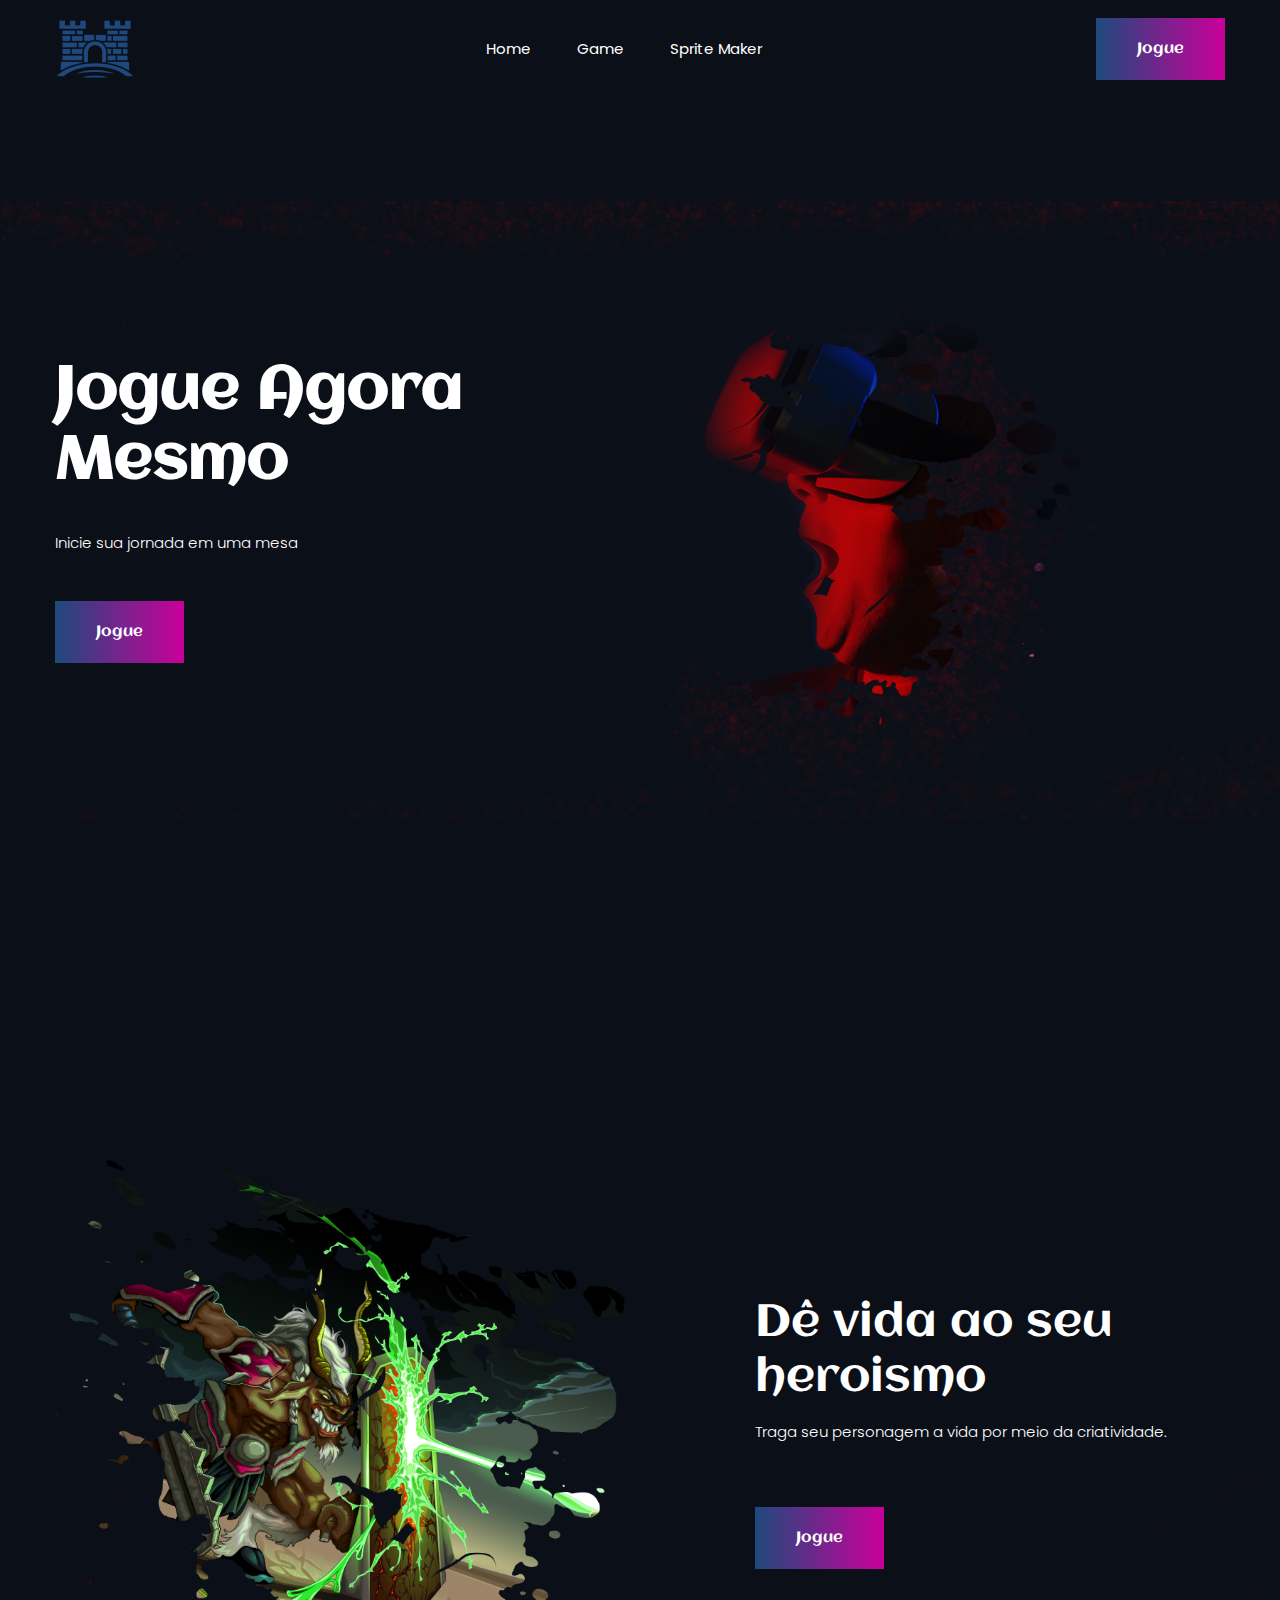
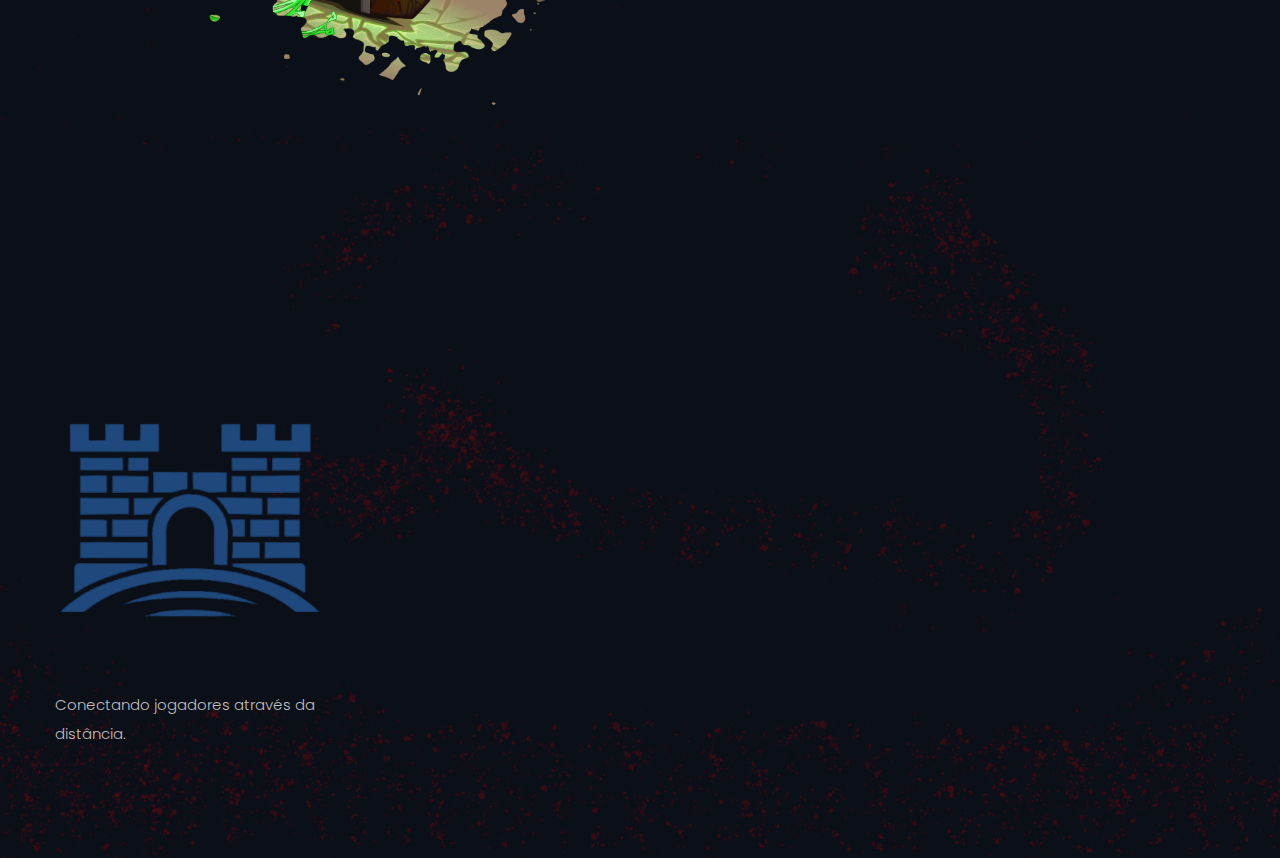
<file: index.html>
<!doctype html>
<html lang="zxx">

<head>
    <!-- Required meta tags -->
    <meta charset="utf-8">
    <meta name="viewport" content="width=device-width, initial-scale=1, shrink-to-fit=no">
    <title>Big Bridge</title>
    <link rel="icon" href="img/favicon.png">
    <!-- Bootstrap CSS -->
    <link rel="stylesheet" href="css/bootstrap.min.css">
    <!-- animate CSS -->
    <link rel="stylesheet" href="css/animate.css">
    <!-- owl carousel CSS -->
    <link rel="stylesheet" href="css/owl.carousel.min.css">
    <!-- font awesome CSS -->
    <link rel="stylesheet" href="css/all.css">
    <!-- flaticon CSS -->
    <link rel="stylesheet" href="css/flaticon.css">
    <link rel="stylesheet" href="css/themify-icons.css">
    <!-- font awesome CSS -->
    <link rel="stylesheet" href="css/magnific-popup.css">
    <!-- swiper CSS -->
    <link rel="stylesheet" href="css/slick.css">
    <!-- style CSS -->
    <link rel="stylesheet" href="css/style.css">
</head>

<body>
    <div class="body_bg">
        <!--::header part start::-->
        <header class="main_menu single_page_menu">
            <div class="container">
                <div class="row align-items-center">
                    <div class="col-lg-12">
                        <nav class="navbar navbar-expand-lg navbar-light">
                            <a class="navbar-brand" href="index.html"> <img src="img/logo.png" alt="logo" style="width: 80px"> </a>
                            <button class="navbar-toggler" type="button" data-toggle="collapse"
                                data-target="#navbarSupportedContent" aria-controls="navbarSupportedContent"
                                aria-expanded="false" aria-label="Toggle navigation">
                                <span class="menu_icon"><i class="fas fa-bars"></i></span>
                            </button>

                            <div class="collapse navbar-collapse main-menu-item" id="navbarSupportedContent">
                                <ul class="navbar-nav">
                                    <li class="nav-item">
                                        <a class="nav-link" href="index.html">Home</a>
                                    </li>
                                    <li class="nav-item">
                                        <a class="nav-link" href="fighter.html">Game</a>
                                    </li>
                                    <li class="nav-item">
                                        <a class="nav-link" href="team.html">Sprite Maker</a>
                                    </li>
                                    <!-- <li class="nav-item dropdown">
                                        <a class="nav-link dropdown-toggle" href="blog.html" id="navbarDropdown"
                                            role="button" data-toggle="dropdown" aria-haspopup="true"
                                            aria-expanded="false">
                                            Blog
                                        </a>
                                        <div class="dropdown-menu" aria-labelledby="navbarDropdown">
                                            <a class="dropdown-item" href="blog.html"> blog</a>
                                            <a class="dropdown-item" href="single-blog.html">Single blog</a>
                                        </div>
                                    </li>
                                    <li class="nav-item dropdown">
                                        <a class="nav-link dropdown-toggle" href="blog.html" id="navbarDropdown1"
                                            role="button" data-toggle="dropdown" aria-haspopup="true"
                                            aria-expanded="false">
                                            pages
                                        </a>
                                        <div class="dropdown-menu" aria-labelledby="navbarDropdown1">
                                            <a class="dropdown-item" href="elements.html">Elements</a>
                                        </div>
                                    </li>
                                    <li class="nav-item">
                                        <a class="nav-link" href="contact.html">Contact</a>
                                    </li> -->
                                </ul>
                            </div>
                            <a href="./fighter.html" class="btn_1 d-none d-sm-block">Jogue</a>
                        </nav>
                    </div>
                </div>
            </div>
        </header>
        <!-- Header part end-->

        <!-- banner part start-->
        <section class="banner_part">
            <div class="container">
                <div class="row align-items-center justify-content-between">
                    <div class="col-lg-6 col-md-8">
                        <div class="banner_text">
                            <div class="banner_text_iner">
                                <h1>Jogue agora mesmo</h1>
                                <p>Inicie sua jornada em uma mesa</p>
                                <a href="./fighter.html" class="btn_1">Jogue</a>
                            </div>
                        </div>
                    </div>
                </div>
            </div>
        </section>
        <!-- banner part start-->

        <!--::client logo part end::-->
        <!-- <section class="client_logo">
            <div class="container">
                <div class="row align-items-center">
                    <div class="col-lg-12">
                        <div class="client_logo_slider owl-carousel d-flex justify-content-between">
                            <div class="single_client_logo">
                                <img src="img/client_logo/client_logo_1.png" alt="">
                            </div>
                            <div class="single_client_logo">
                                <img src="img/client_logo/client_logo_2.png" alt="">
                            </div>
                            <div class="single_client_logo">
                                <img src="img/client_logo/client_logo_3.png" alt="">
                            </div>
                            <div class="single_client_logo">
                                <img src="img/client_logo/client_logo_4.png" alt="">
                            </div>
                            <div class="single_client_logo">
                                <img src="img/client_logo/client_logo_5.png" alt="">
                            </div>
                            <div class="single_client_logo">
                                <img src="img/client_logo/client_logo_1.png" alt="">
                            </div>
                            <div class="single_client_logo">
                                <img src="img/client_logo/client_logo_2.png" alt="">
                            </div>
                        </div>
                    </div>
                </div>
            </div>
        </section> -->
        <!--::client logo part end::-->

        <!-- about_us part start-->
        <section class="about_us section_padding">
            <div class="container">
                <div class="row align-items-center justify-content-between">
                    <div class="col-md-5 col-lg-6 col-xl-6">
                        <div class="learning_img">
                            <img src="img/about_img.png" alt="">
                        </div>
                    </div>
                    <div class="col-md-7 col-lg-6 col-xl-5">
                        <div class="about_us_text">
                            <h2>Dê vida ao seu heroismo</h2>
                            <p>Traga seu personagem a vida por meio da criatividade. </p>
                            <!-- <a href="#" class="btn_1">Install Now</a> -->
                            <a href="./fighter.html" class="btn_1">Jogue</a>
                        </div>
                    </div>
                </div>
            </div>
        </section>
        <!-- about_us part end-->

        <!--::about_us part start::-->
        <!-- <section class="live_stareams padding_bottom">
            <div class="container-fluid">
                <div class="row align-items-center justify-content-between">
                    <div class="col-md-2 offset-lg-2 offset-sm-1">
                        <div class="live_stareams_text">
                            <h2>live <br> stareams</h2>
                            <div class="btn_1">install now</div>
                        </div>
                    </div>
                    <div class="col-md-7 offset-sm-1">
                        <div class="live_stareams_slide owl-carousel">
                            <div class="live_stareams_slide_img">
                                <img src="img/live_streams_1.png" alt="">
                                <div class="extends_video">
                                    <a id="play-video_1" class="video-play-button popup-youtube"
                                        href="https://www.youtube.com/watch?v=pBFQdxA-apI">
                                        <span class="fas fa-play"></span>
                                    </a>
                                </div>
                            </div>
                            <div class="live_stareams_slide_img">
                                <img src="img/live_streams_2.png" alt="">
                                <div class="extends_video">
                                    <a id="play-video_1" class="video-play-button popup-youtube"
                                        href="https://www.youtube.com/watch?v=pBFQdxA-apI">
                                        <span class="fas fa-play"></span>
                                    </a>
                                </div>
                            </div>
                            <div class="live_stareams_slide_img">
                                <img src="img/live_streams_1.png" alt="">
                                <div class="extends_video">
                                    <a id="play-video_1" class="video-play-button popup-youtube"
                                        href="https://www.youtube.com/watch?v=pBFQdxA-apI">
                                        <span class="fas fa-play"></span>
                                    </a>
                                </div>
                            </div>
                            <div class="live_stareams_slide_img">
                                <img src="img/live_streams_2.png" alt="">
                                <div class="extends_video">
                                    <a id="play-video_1" class="video-play-button popup-youtube"
                                        href="https://www.youtube.com/watch?v=pBFQdxA-apI">
                                        <span class="fas fa-play"></span>
                                    </a>
                                </div>
                            </div>
                            <div class="live_stareams_slide_img">
                                <img src="img/live_streams_1.png" alt="">
                                <div class="extends_video">
                                    <a id="play-video_1" class="video-play-button popup-youtube"
                                        href="https://www.youtube.com/watch?v=pBFQdxA-apI">
                                        <span class="fas fa-play"></span>
                                    </a>
                                </div>
                            </div>
                            <div class="live_stareams_slide_img">
                                <img src="img/live_streams_2.png" alt="">
                                <div class="extends_video">
                                    <a id="play-video_1" class="video-play-button popup-youtube"
                                        href="https://www.youtube.com/watch?v=pBFQdxA-apI">
                                        <span class="fas fa-play"></span>
                                    </a>
                                </div>
                            </div>
                            <div class="live_stareams_slide_img">
                                <img src="img/live_streams_1.png" alt="">
                                <div class="extends_video">
                                    <a id="play-video_1" class="video-play-button popup-youtube"
                                        href="https://www.youtube.com/watch?v=pBFQdxA-apI">
                                        <span class="fas fa-play"></span>
                                    </a>
                                </div>
                            </div>
                            <div class="live_stareams_slide_img">
                                <img src="img/live_streams_2.png" alt="">
                                <div class="extends_video">
                                    <a id="play-video_1" class="video-play-button popup-youtube"
                                        href="https://www.youtube.com/watch?v=pBFQdxA-apI">
                                        <span class="fas fa-play"></span>
                                    </a>
                                </div>
                            </div>
                        </div>
                    </div>
                </div>
            </div>
        </section> -->
        <!--::about_us part end::-->

        <!-- use sasu part end-->
        <!-- <section class="Latest_War">
            <div class="container">
                <div class="row justify-content-center">
                    <div class="col-lg-8">
                        <div class="section_tittle text-center">
                            <h2>Latest War Fight</h2>
                        </div>
                    </div>
                </div>
                <div class="row justify-content-center align-items-center">
                    <div class="col-lg-12">
                        <div class="Latest_War_text">
                            <div class="row justify-content-center align-items-center h-100">
                                <div class="col-lg-6">
                                    <div class="single_war_text text-center">
                                        <img src="img/favicon.png" alt="">
                                        <h4>Open War chalange</h4>
                                        <p>27 june , 2020</p>
                                        <a href="#">view fight</a>
                                        <div class="war_text_item d-flex justify-content-around align-items-center">
                                            <img src="img/war_logo_1.png" alt="">
                                            <h2>190<span>vs</span>189</h2>
                                            <img src="img/war_logo_2.png" alt="">
                                        </div>

                                    </div>
                                </div>
                            </div>
                            <a href="#" class="btn_2">Watch Tutorial</a>
                        </div>
                    </div>
                    <div class="col-lg-6">
                        <div class="latest_war_list">
                            <div class="single_war_text">
                                <div class="war_text_item d-flex justify-content-around align-items-center">
                                    <img src="img/war_logo_1.png" alt="">
                                    <h2>190<span>vs</span>189</h2>
                                    <img src="img/war_logo_2.png" alt="">
                                    <div class="war_date">
                                        <a href="#">27 june 2020</a>
                                        <p>Open War chalange</p>
                                    </div>
                                </div>
                            </div>
                            <div class="single_war_text">
                                <div class="war_text_item d-flex justify-content-around align-items-center">
                                    <img src="img/war_logo_1.png" alt="">
                                    <h2>190<span>vs</span>189</h2>
                                    <img src="img/war_logo_2.png" alt="">
                                    <div class="war_date">
                                        <a href="#">27 june 2020</a>
                                        <p>Open War chalange</p>
                                    </div>
                                </div>
                            </div>
                            <div class="single_war_text">
                                <div class="war_text_item d-flex justify-content-around align-items-center">
                                    <img src="img/war_logo_1.png" alt="">
                                    <h2>190<span>vs</span>189</h2>
                                    <img src="img/war_logo_2.png" alt="">
                                    <div class="war_date">
                                        <a href="#">27 june 2020</a>
                                        <p>Open War chalange</p>
                                    </div>
                                </div>
                            </div>
                            <div class="single_war_text">
                                <div class="war_text_item d-flex justify-content-around align-items-center">
                                    <img src="img/war_logo_1.png" alt="">
                                    <h2>190<span>vs</span>189</h2>
                                    <img src="img/war_logo_2.png" alt="">
                                    <div class="war_date">
                                        <a href="#">27 june 2020</a>
                                        <p>Open War chalange</p>
                                    </div>
                                </div>
                            </div>
                        </div>
                    </div>
                    <div class="col-lg-6">
                        <div class="Latest_War_text Latest_War_bg_1">
                            <div class="row justify-content-center align-items-center h-100">
                                <div class="col-lg-6">
                                    <div class="single_war_text text-center">
                                        <img src="img/favicon.png" alt="">
                                        <h4>Open War chalange</h4>
                                        <p>27 june , 2020</p>
                                        <a href="#">view fight</a>
                                        <div class="war_text_item d-flex justify-content-around align-items-center">
                                            <img src="img/war_logo_1.png" alt="">
                                            <h2>190<span>vs</span>189</h2>
                                            <img src="img/war_logo_2.png" alt="">
                                        </div>
                                    </div>
                                </div>
                            </div>
                            <a href="#" class="btn_2">Watch Tutorial</a>
                        </div>
                    </div>
                </div>
            </div>
        </section> -->
        <!-- use sasu part end-->

        <!-- gallery_part part start-->
        <!-- <section class="gallery_part section_padding">
            <div class="container">
                <div class="row justify-content-center">
                    <div class="col-xl-5">
                        <div class="section_tittle text-center">
                            <h2>All Fighter</h2>
                        </div>
                    </div>
                </div>
                <div class="row">
                    <div class="col-xl-12">
                        <div class="gallery_part_item">
                            <div class="grid">
                                <div class="grid-sizer"></div>
                                <a href="img/gallery/gallery_item_1.png"
                                    class="grid-item bg_img img-gal grid-item--height-1"
                                    style="background-image: url('img/gallery/gallery_item_1.png')">
                                    <div class="single_gallery_item">
                                        <div class="single_gallery_item_iner">
                                            <div class="gallery_item_text">
                                                <i class="ti-zoom-in"></i>
                                            </div>
                                        </div>
                                    </div>
                                </a>
                                <a href="img/gallery/gallery_item_2.png" class="grid-item bg_img img-gal"
                                    style="background-image: url('img/gallery/gallery_item_2.png')">
                                    <div class="single_gallery_item">
                                        <div class="single_gallery_item_iner">
                                            <div class="gallery_item_text">
                                                <i class="ti-zoom-in"></i>
                                            </div>
                                        </div>
                                    </div>
                                </a>
                                <a href="img/gallery/gallery_item_3.png" class="grid-item bg_img img-gal"
                                    style="background-image: url('img/gallery/gallery_item_3.png')">
                                    <div class="single_gallery_item">
                                        <div class="single_gallery_item_iner">
                                            <div class="gallery_item_text">
                                                <i class="ti-zoom-in"></i>
                                            </div>
                                        </div>
                                    </div>
                                </a>
                                <a href="img/gallery/gallery_item_5.png"
                                    class="grid-item bg_img img-gal grid-item--height-2"
                                    style="background-image: url('img/gallery/gallery_item_5.png')">
                                    <div class="single_gallery_item">
                                        <div class="single_gallery_item_iner">
                                            <div class="gallery_item_text">
                                                <i class="ti-zoom-in"></i>
                                            </div>
                                        </div>
                                    </div>
                                </a>
                                <a href="img/gallery/gallery_item_7.png"
                                    class="grid-item bg_img img-gal grid-item--height-2"
                                    style="background-image: url('img/gallery/gallery_item_7.png')">
                                    <div class="single_gallery_item">
                                        <div class="single_gallery_item_iner">
                                            <div class="gallery_item_text">
                                                <i class="ti-zoom-in"></i>
                                            </div>
                                        </div>
                                    </div>
                                </a>
                                <a href="img/gallery/gallery_item_6.png"
                                    class="grid-item bg_img img-gal grid-item--width-1"
                                    style="background-image: url('img/gallery/gallery_item_6.png')">
                                    <div class="single_gallery_item">
                                        <div class="single_gallery_item_iner">
                                            <div class="gallery_item_text">
                                                <i class="ti-zoom-in"></i>
                                            </div>
                                        </div>
                                    </div>
                                </a>
                                <a href="img/gallery/gallery_item_4.png"
                                    class="grid-item bg_img img-gal sm_weight  grid-item--height-1"
                                    style="background-image: url('img/gallery/gallery_item_4.png')">
                                    <div class="single_gallery_item">
                                        <div class="single_gallery_item_iner">
                                            <div class="gallery_item_text">
                                                <i class="ti-zoom-in"></i>
                                            </div>
                                        </div>
                                    </div>
                                </a>
                            </div>
                        </div>
                    </div>
                </div>
            </div>
        </section> -->
        <!-- gallery_part part end-->

        <!-- use sasu part end-->
        <!-- <section class="upcomming_war">
            <div class="container">
                <div class="row justify-content-center">
                    <div class="col-lg-8">
                        <div class="section_tittle text-center">
                            <h2>Upcoming Fighter</h2>
                        </div>
                    </div>
                </div>
                <div class="upcomming_war_iner">
                    <div class="row justify-content-center align-items-center h-100">
                        <div class="col-10 col-sm-5 col-lg-3">
                            <div class="upcomming_war_counter text-center">
                                <h2>Dark Dragon</h2>
                                <div id="timer" class="d-flex justify-content-between">
                                    <div id="days"></div>
                                    <div id="hours"></div>
                                </div>
                            </div>
                        </div>
                    </div>
                </div>
            </div>
        </section> -->
        <!-- use sasu part end-->

        <!-- pricing part start-->
        <!-- <section class="pricing_part padding_top">
            <div class="container">
                <div class="row justify-content-center">
                    <div class="col-lg-6">
                        <div class="section_tittle text-center">
                            <h2>Pricing plans</h2>
                        </div>
                    </div>
                </div>
                <div class="row justify-content-center">
                    <div class="col-lg-3 col-sm-6">
                        <div class="single_pricing_part">
                            <p>Silver Package</p>
                            <h3>$50.00</h3>
                            <ul>
                                <li>2GB Bandwidth</li>
                                <li>Two Account</li>
                                <li>15GB Storage</li>
                            </ul>
                            <a href="#" class="btn_2">Choose Plane</a>
                        </div>
                    </div>
                    <div class="col-lg-3 col-sm-6">
                        <div class="single_pricing_part">
                            <p>Silver Package</p>
                            <h3>$60.00</h3>
                            <ul>
                                <li>2GB Bandwidth</li>
                                <li>Two Account</li>
                                <li>15GB Storage</li>
                            </ul>
                            <a href="#" class="btn_2">Choose Plane</a>
                        </div>
                    </div>
                    <div class="col-lg-3 col-sm-6">
                        <div class="single_pricing_part">
                            <p>Silver Package</p>
                            <h3>$80.00</h3>
                            <ul>
                                <li>2GB Bandwidth</li>
                                <li>Two Account</li>
                                <li>15GB Storage</li>
                            </ul>
                            <a href="#" class="btn_2">Choose Plane</a>
                        </div>
                    </div>
                </div>
            </div>
        </section> -->
        <!-- pricing part end-->

        <!--::footer_part start::-->
        <footer class="footer_part">
            <div class="footer_top">
                <div class="container">
                    <div class="row">
                        <div class="col-sm-6 col-lg-3">
                            <div class="single_footer_part">
                                <a href="index.html" class="footer_logo_iner"> <img src="img/logo.png" alt="#"> </a>
                                <p>Conectando jogadores através da distância.
                                </p>
                            </div>
                        </div>
                        <!-- <div class="col-sm-6 col-lg-3">
                            <div class="single_footer_part">
                                <h4>Contact Info</h4>
                                <p>Address : Your address goes
                                    here, your demo address.
                                    Bangladesh.</p>
                                <p>Phone : +8880 44338899</p>
                                <p>Email : info@colorlib.com</p>
                            </div>
                        </div>
                        <div class="col-sm-6 col-lg-3">
                            <div class="single_footer_part">
                                <h4>Important Link</h4>
                                <ul class="list-unstyled">
                                    <li><a href=""> WHMCS-bridge</a></li>
                                    <li><a href="">Search Domain</a></li>
                                    <li><a href="">My Account</a></li>
                                    <li><a href="">Shopping Cart</a></li>
                                    <li><a href="">Our Shop</a></li>
                                </ul>
                            </div>
                        </div>
                        <div class="col-sm-6 col-lg-3">
                            <div class="single_footer_part">
                                <h4>Newsletter</h4>
                                <p>Heaven fruitful doesn't over lesser in days. Appear creeping seasons deve behold
                                    bearing
                                    days
                                    open
                                </p>
                                <div id="mc_embed_signup">
                                    <form target="_blank"
                                        action="https://spondonit.us12.list-manage.com/subscribe/post?u=1462626880ade1ac87bd9c93a&amp;id=92a4423d01"
                                        method="get" class="subscribe_form relative mail_part">
                                        <input type="email" name="email" id="newsletter-form-email"
                                            placeholder="Email Address" class="placeholder hide-on-focus"
                                            onfocus="this.placeholder = ''"
                                            onblur="this.placeholder = ' Email Address '">
                                        <button type="submit" name="submit" id="newsletter-submit"
                                            class="email_icon newsletter-submit button-contactForm"><i
                                                class="far fa-paper-plane"></i></button>
                                        <div class="mt-10 info"></div>
                                    </form>
                                </div>
                            </div>
                        </div> -->
                    </div>
                </div>
            </div>
            <!-- <div class="copygight_text">
                <div class="container">
                    <div class="row align-items-center">
                        <div class="col-lg-8">
                            <div class="copyright_text">
                                <P> Link back to Colorlib can't be removed. Template is licensed under CC BY 3.0. -->
<!-- Link back to Colorlib can't be removed. Template is licensed under CC BY 3.0.</P>
                            </div>
                        </div>
                        <div class="col-lg-4">
                            <div class="footer_icon social_icon">
                                <ul class="list-unstyled">
                                    <li><a href="#" class="single_social_icon"><i class="fab fa-facebook-f"></i></a>
                                    </li>
                                    <li><a href="#" class="single_social_icon"><i class="fab fa-twitter"></i></a></li>
                                    <li><a href="#" class="single_social_icon"><i class="fas fa-globe"></i></a></li>
                                    <li><a href="#" class="single_social_icon"><i class="fab fa-behance"></i></a></li>
                                </ul>
                            </div>
                        </div>
                    </div>
                </div>
            </div> -->
        </footer>
        <!--::footer_part end::-->
    </div>


    <!-- jquery plugins here-->
    <script src="js/jquery-1.12.1.min.js"></script>
    <!-- popper js -->
    <script src="js/popper.min.js"></script>
    <!-- bootstrap js -->
    <script src="js/bootstrap.min.js"></script>
    <!-- easing js -->
    <script src="js/jquery.magnific-popup.js"></script>
    <!-- swiper js -->
    <script src="js/swiper.min.js"></script>
    <!-- swiper js -->
    <script src="js/masonry.pkgd.js"></script>
    <!-- particles js -->
    <script src="js/owl.carousel.min.js"></script>
    <script src="js/jquery.nice-select.min.js"></script>
    <!-- slick js -->
    <script src="js/slick.min.js"></script>
    <script src="js/jquery.counterup.min.js"></script>
    <script src="js/waypoints.min.js"></script>
    <script src="js/contact.js"></script>
    <script src="js/jquery.ajaxchimp.min.js"></script>
    <script src="js/jquery.form.js"></script>
    <script src="js/jquery.validate.min.js"></script>
    <script src="js/mail-script.js"></script>
    <!-- custom js -->
    <script src="js/custom.js"></script>
</body>

</html>
</file>
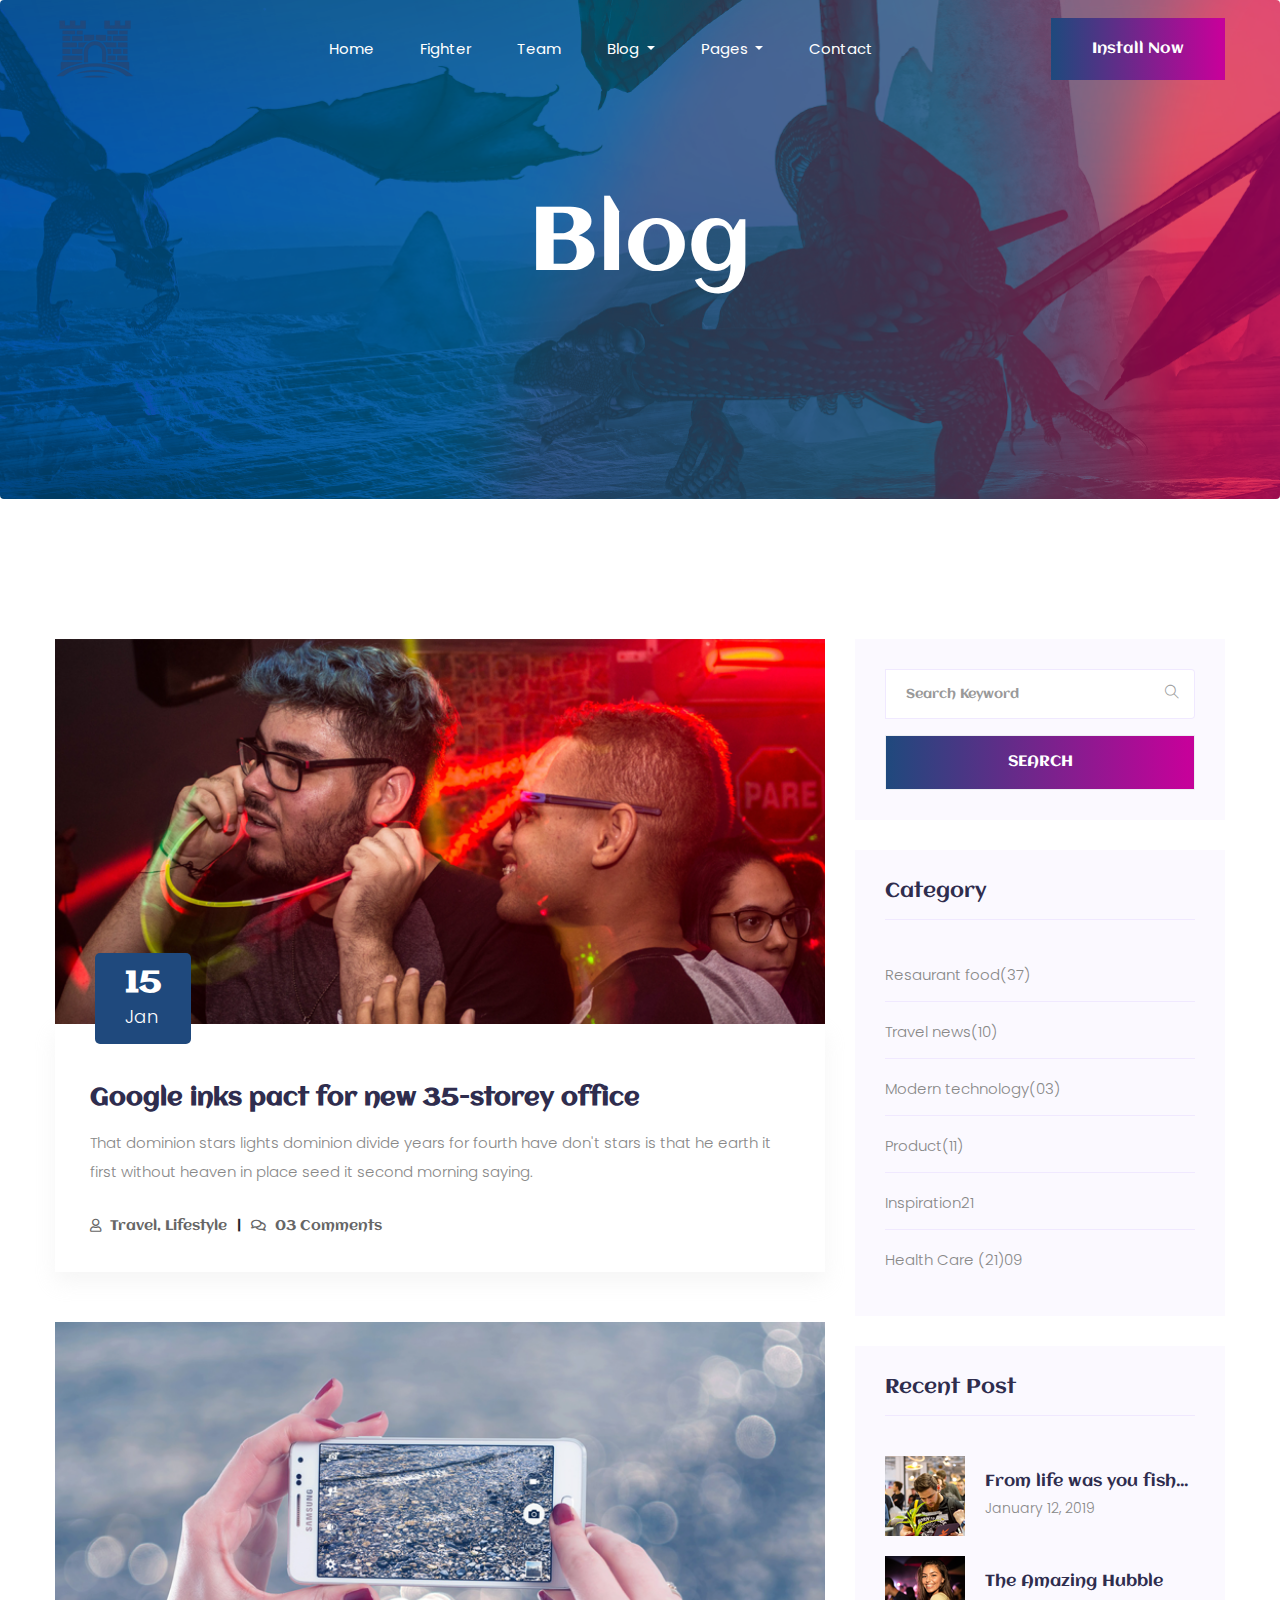
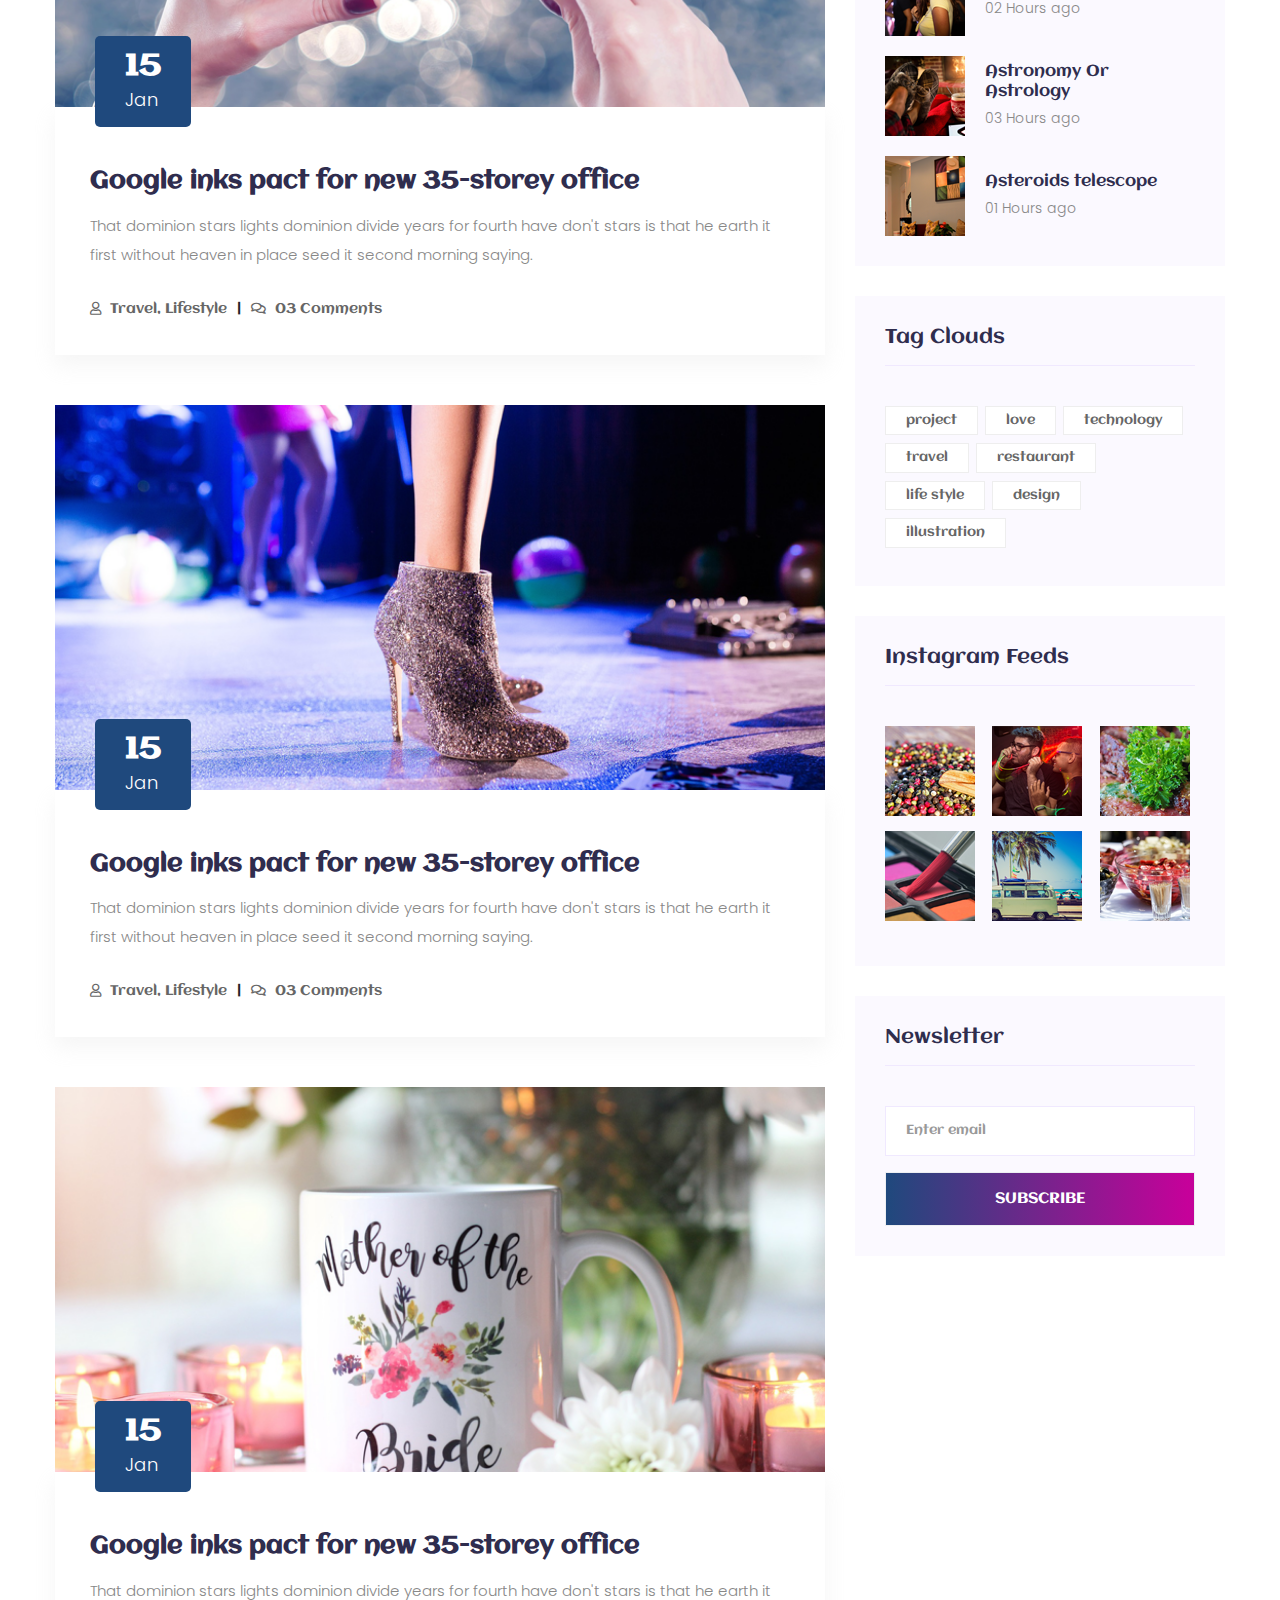
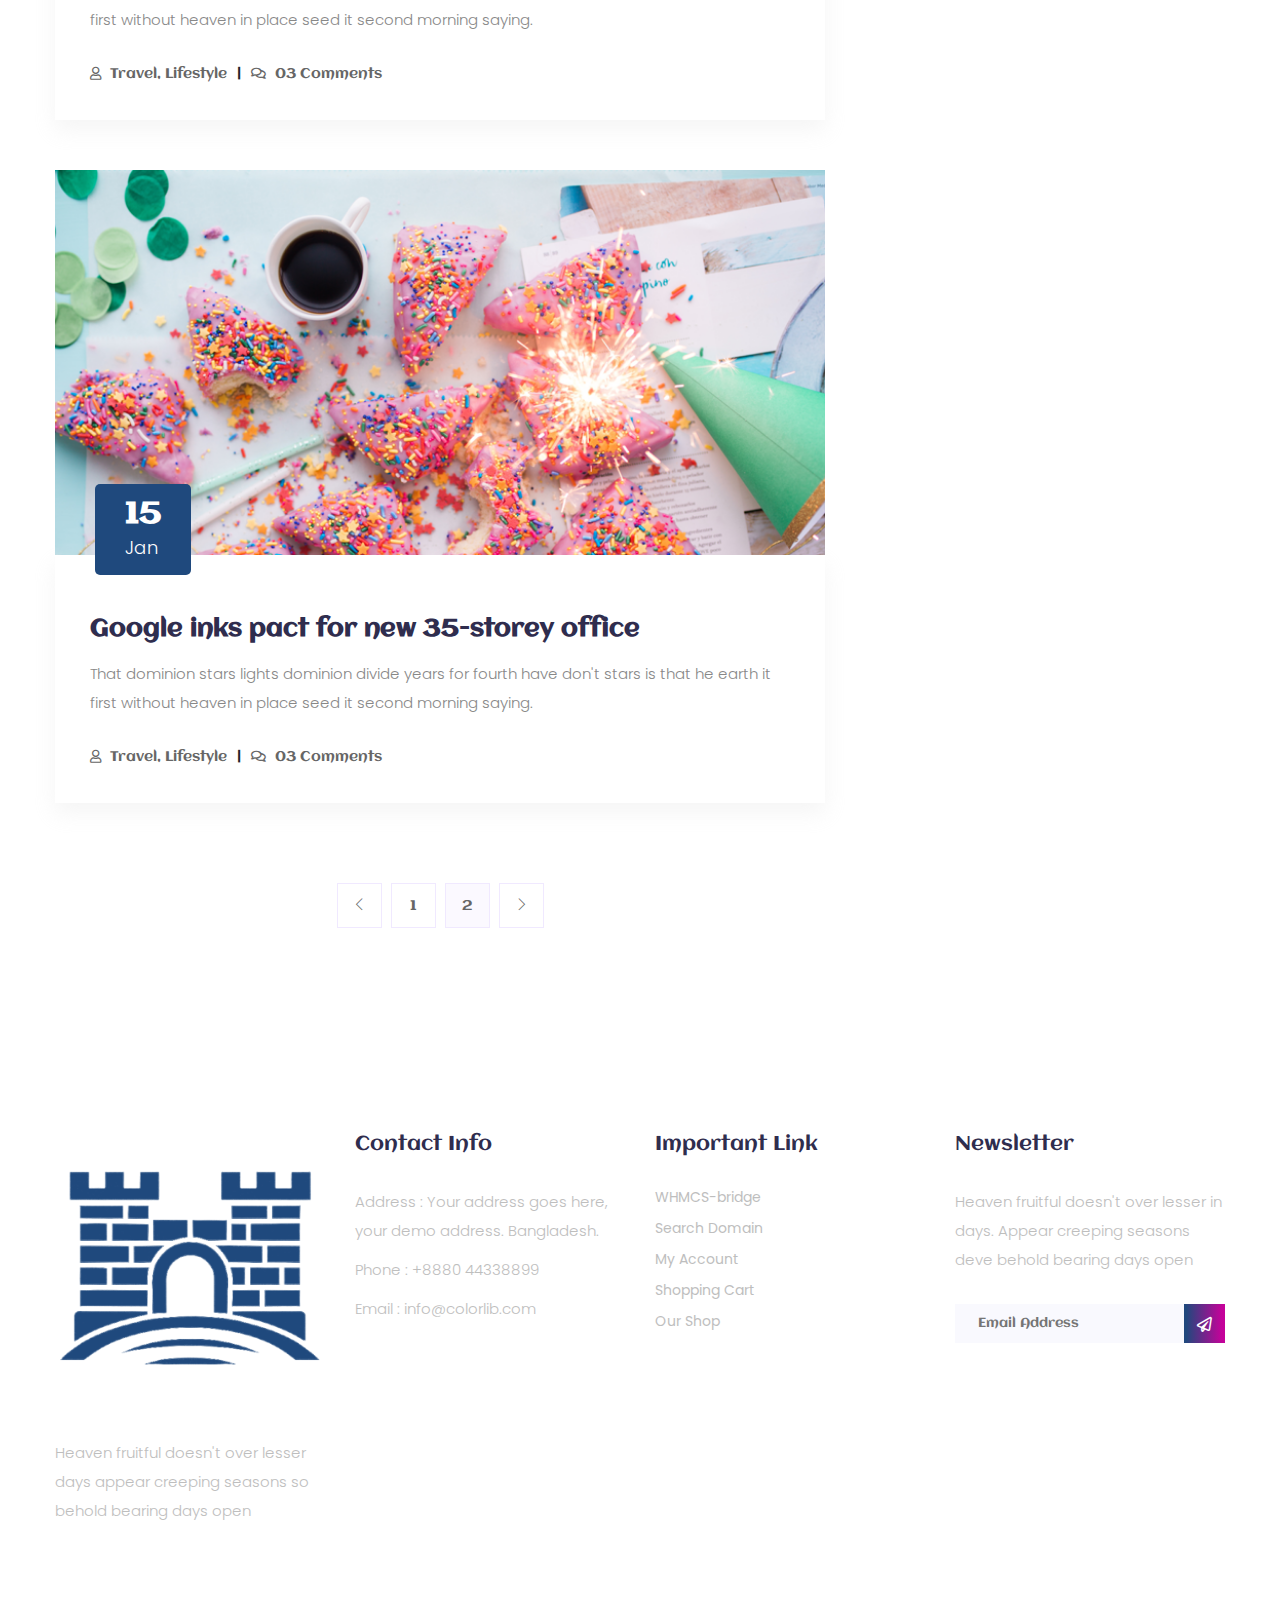
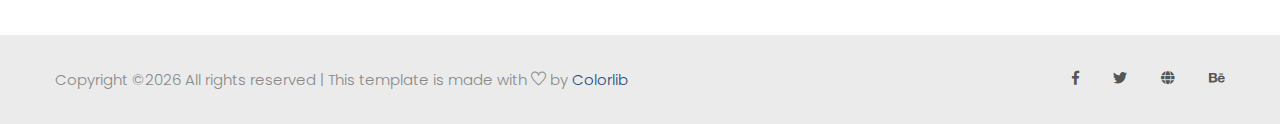
<file: blog.html>
<!doctype html>
<html lang="zxx">

<head>
    <!-- Required meta tags -->
    <meta charset="utf-8">
    <meta name="viewport" content="width=device-width, initial-scale=1, shrink-to-fit=no">
    <title>gaming</title>
    <link rel="icon" href="img/favicon.png">
    <!-- Bootstrap CSS -->
    <link rel="stylesheet" href="css/bootstrap.min.css">
    <!-- animate CSS -->
    <link rel="stylesheet" href="css/animate.css">
    <!-- owl carousel CSS -->
    <link rel="stylesheet" href="css/owl.carousel.min.css">
    <!-- font awesome CSS -->
    <link rel="stylesheet" href="css/all.css">
    <!-- flaticon CSS -->
    <link rel="stylesheet" href="css/flaticon.css">
    <link rel="stylesheet" href="css/themify-icons.css">
    <!-- font awesome CSS -->
    <link rel="stylesheet" href="css/magnific-popup.css">
    <!-- swiper CSS -->
    <link rel="stylesheet" href="css/slick.css">
    <!-- style CSS -->
    <link rel="stylesheet" href="css/style.css">
</head>

<body>
    <!--::header part start::-->
    <header class="main_menu single_page_menu">
        <div class="container">
            <div class="row align-items-center">
                <div class="col-lg-12">
                    <nav class="navbar navbar-expand-lg navbar-light">
                        <a class="navbar-brand" href="index.html"> <img src="img/logo.png" alt="logo" style="width: 80px"> </a>
                        <button class="navbar-toggler" type="button" data-toggle="collapse"
                            data-target="#navbarSupportedContent" aria-controls="navbarSupportedContent"
                            aria-expanded="false" aria-label="Toggle navigation">
                            <span class="menu_icon"><i class="fas fa-bars"></i></span>
                        </button>

                        <div class="collapse navbar-collapse main-menu-item" id="navbarSupportedContent">
                            <ul class="navbar-nav">
                                <li class="nav-item">
                                    <a class="nav-link" href="index.html">Home</a>
                                </li>
                                <li class="nav-item">
                                    <a class="nav-link" href="fighter.html">fighter</a>
                                </li>
                                <li class="nav-item">
                                    <a class="nav-link" href="team.html">team</a>
                                </li>
                                <li class="nav-item dropdown">
                                    <a class="nav-link dropdown-toggle" href="blog.html" id="navbarDropdown"
                                        role="button" data-toggle="dropdown" aria-haspopup="true" aria-expanded="false">
                                        Blog
                                    </a>
                                    <div class="dropdown-menu" aria-labelledby="navbarDropdown">
                                        <a class="dropdown-item" href="blog.html"> blog</a>
                                        <a class="dropdown-item" href="single-blog.html">Single blog</a>
                                    </div>
                                </li>
                                <li class="nav-item dropdown">
                                    <a class="nav-link dropdown-toggle" href="blog.html" id="navbarDropdown1"
                                        role="button" data-toggle="dropdown" aria-haspopup="true" aria-expanded="false">
                                        pages
                                    </a>
                                    <div class="dropdown-menu" aria-labelledby="navbarDropdown1">
                                        <a class="dropdown-item" href="elements.html">Elements</a>
                                    </div>
                                </li>
                                <li class="nav-item">
                                    <a class="nav-link" href="contact.html">Contact</a>
                                </li>
                            </ul>
                        </div>
                        <a href="#" class="btn_1 d-none d-sm-block">Install Now</a>
                    </nav>
                </div>
            </div>
        </div>
    </header>
    <!-- Header part end-->

    <!-- breadcrumb start-->
    <section class="breadcrumb breadcrumb_bg">
        <div class="container">
            <div class="row">
                <div class="col-lg-12">
                    <div class="breadcrumb_iner text-center">
                        <div class="breadcrumb_iner_item">
                            <h2>blog</h2>
                        </div>
                    </div>
                </div>
            </div>
        </div>
    </section>
    <!-- breadcrumb start-->

    <!--================Blog Area =================-->
    <section class="blog_area section_padding">
        <div class="container">
            <div class="row">
                <div class="col-lg-8 mb-5 mb-lg-0">
                    <div class="blog_left_sidebar">
                        <article class="blog_item">
                            <div class="blog_item_img">
                                <img class="card-img rounded-0" src="img/blog/single_blog_1.png" alt="">
                                <a href="#" class="blog_item_date">
                                    <h3>15</h3>
                                    <p>Jan</p>
                                </a>
                            </div>

                            <div class="blog_details">
                                <a class="d-inline-block" href="single-blog.html">
                                    <h2>Google inks pact for new 35-storey office</h2>
                                </a>
                                <p>That dominion stars lights dominion divide years for fourth have don't stars is
                                    that
                                    he earth it first without heaven in place seed it second morning saying.</p>
                                <ul class="blog-info-link">
                                    <li><a href="#"><i class="far fa-user"></i> Travel, Lifestyle</a></li>
                                    <li><a href="#"><i class="far fa-comments"></i> 03 Comments</a></li>
                                </ul>
                            </div>
                        </article>

                        <article class="blog_item">
                            <div class="blog_item_img">
                                <img class="card-img rounded-0" src="img/blog/single_blog_2.png" alt="">
                                <a href="#" class="blog_item_date">
                                    <h3>15</h3>
                                    <p>Jan</p>
                                </a>
                            </div>

                            <div class="blog_details">
                                <a class="d-inline-block" href="single-blog.html">
                                    <h2>Google inks pact for new 35-storey office</h2>
                                </a>
                                <p>That dominion stars lights dominion divide years for fourth have don't stars is
                                    that
                                    he earth it first without heaven in place seed it second morning saying.</p>
                                <ul class="blog-info-link">
                                    <li><a href="#"><i class="far fa-user"></i> Travel, Lifestyle</a></li>
                                    <li><a href="#"><i class="far fa-comments"></i> 03 Comments</a></li>
                                </ul>
                            </div>
                        </article>

                        <article class="blog_item">
                            <div class="blog_item_img">
                                <img class="card-img rounded-0" src="img/blog/single_blog_3.png" alt="">
                                <a href="#" class="blog_item_date">
                                    <h3>15</h3>
                                    <p>Jan</p>
                                </a>
                            </div>

                            <div class="blog_details">
                                <a class="d-inline-block" href="single-blog.html">
                                    <h2>Google inks pact for new 35-storey office</h2>
                                </a>
                                <p>That dominion stars lights dominion divide years for fourth have don't stars is
                                    that
                                    he earth it first without heaven in place seed it second morning saying.</p>
                                <ul class="blog-info-link">
                                    <li><a href="#"><i class="far fa-user"></i> Travel, Lifestyle</a></li>
                                    <li><a href="#"><i class="far fa-comments"></i> 03 Comments</a></li>
                                </ul>
                            </div>
                        </article>

                        <article class="blog_item">
                            <div class="blog_item_img">
                                <img class="card-img rounded-0" src="img/blog/single_blog_4.png" alt="">
                                <a href="#" class="blog_item_date">
                                    <h3>15</h3>
                                    <p>Jan</p>
                                </a>
                            </div>

                            <div class="blog_details">
                                <a class="d-inline-block" href="single-blog.html">
                                    <h2>Google inks pact for new 35-storey office</h2>
                                </a>
                                <p>That dominion stars lights dominion divide years for fourth have don't stars is
                                    that
                                    he earth it first without heaven in place seed it second morning saying.</p>
                                <ul class="blog-info-link">
                                    <li><a href="#"><i class="far fa-user"></i> Travel, Lifestyle</a></li>
                                    <li><a href="#"><i class="far fa-comments"></i> 03 Comments</a></li>
                                </ul>
                            </div>
                        </article>

                        <article class="blog_item">
                            <div class="blog_item_img">
                                <img class="card-img rounded-0" src="img/blog/single_blog_5.png" alt="">
                                <a href="#" class="blog_item_date">
                                    <h3>15</h3>
                                    <p>Jan</p>
                                </a>
                            </div>

                            <div class="blog_details">
                                <a class="d-inline-block" href="single-blog.html">
                                    <h2>Google inks pact for new 35-storey office</h2>
                                </a>
                                <p>That dominion stars lights dominion divide years for fourth have don't stars is
                                    that
                                    he earth it first without heaven in place seed it second morning saying.</p>
                                <ul class="blog-info-link">
                                    <li><a href="#"><i class="far fa-user"></i> Travel, Lifestyle</a></li>
                                    <li><a href="#"><i class="far fa-comments"></i> 03 Comments</a></li>
                                </ul>
                            </div>
                        </article>

                        <nav class="blog-pagination justify-content-center d-flex">
                            <ul class="pagination">
                                <li class="page-item">
                                    <a href="#" class="page-link" aria-label="Previous">
                                        <i class="ti-angle-left"></i>
                                    </a>
                                </li>
                                <li class="page-item">
                                    <a href="#" class="page-link">1</a>
                                </li>
                                <li class="page-item active">
                                    <a href="#" class="page-link">2</a>
                                </li>
                                <li class="page-item">
                                    <a href="#" class="page-link" aria-label="Next">
                                        <i class="ti-angle-right"></i>
                                    </a>
                                </li>
                            </ul>
                        </nav>
                    </div>
                </div>
                <div class="col-lg-4">
                    <div class="blog_right_sidebar">
                        <aside class="single_sidebar_widget search_widget">
                            <form action="#">
                                <div class="form-group">
                                    <div class="input-group mb-3">
                                        <input type="text" class="form-control" placeholder='Search Keyword'
                                            onfocus="this.placeholder = ''"
                                            onblur="this.placeholder = 'Search Keyword'">
                                        <div class="input-group-append">
                                            <button class="btn" type="button"><i class="ti-search"></i></button>
                                        </div>
                                    </div>
                                </div>
                                <button class="button rounded-0 primary-bg text-white w-100 btn_1"
                                    type="submit">Search</button>
                            </form>
                        </aside>

                        <aside class="single_sidebar_widget post_category_widget">
                            <h4 class="widget_title">Category</h4>
                            <ul class="list cat-list">
                                <li>
                                    <a href="#" class="d-flex">
                                        <p>Resaurant food</p>
                                        <p>(37)</p>
                                    </a>
                                </li>
                                <li>
                                    <a href="#" class="d-flex">
                                        <p>Travel news</p>
                                        <p>(10)</p>
                                    </a>
                                </li>
                                <li>
                                    <a href="#" class="d-flex">
                                        <p>Modern technology</p>
                                        <p>(03)</p>
                                    </a>
                                </li>
                                <li>
                                    <a href="#" class="d-flex">
                                        <p>Product</p>
                                        <p>(11)</p>
                                    </a>
                                </li>
                                <li>
                                    <a href="#" class="d-flex">
                                        <p>Inspiration</p>
                                        <p>21</p>
                                    </a>
                                </li>
                                <li>
                                    <a href="#" class="d-flex">
                                        <p>Health Care (21)</p>
                                        <p>09</p>
                                    </a>
                                </li>
                            </ul>
                        </aside>

                        <aside class="single_sidebar_widget popular_post_widget">
                            <h3 class="widget_title">Recent Post</h3>
                            <div class="media post_item">
                                <img src="img/post/post_1.png" alt="post">
                                <div class="media-body">
                                    <a href="single-blog.html">
                                        <h3>From life was you fish...</h3>
                                    </a>
                                    <p>January 12, 2019</p>
                                </div>
                            </div>
                            <div class="media post_item">
                                <img src="img/post/post_2.png" alt="post">
                                <div class="media-body">
                                    <a href="single-blog.html">
                                        <h3>The Amazing Hubble</h3>
                                    </a>
                                    <p>02 Hours ago</p>
                                </div>
                            </div>
                            <div class="media post_item">
                                <img src="img/post/post_3.png" alt="post">
                                <div class="media-body">
                                    <a href="single-blog.html">
                                        <h3>Astronomy Or Astrology</h3>
                                    </a>
                                    <p>03 Hours ago</p>
                                </div>
                            </div>
                            <div class="media post_item">
                                <img src="img/post/post_4.png" alt="post">
                                <div class="media-body">
                                    <a href="single-blog.html">
                                        <h3>Asteroids telescope</h3>
                                    </a>
                                    <p>01 Hours ago</p>
                                </div>
                            </div>
                        </aside>
                        <aside class="single_sidebar_widget tag_cloud_widget">
                            <h4 class="widget_title">Tag Clouds</h4>
                            <ul class="list">
                                <li>
                                    <a href="#">project</a>
                                </li>
                                <li>
                                    <a href="#">love</a>
                                </li>
                                <li>
                                    <a href="#">technology</a>
                                </li>
                                <li>
                                    <a href="#">travel</a>
                                </li>
                                <li>
                                    <a href="#">restaurant</a>
                                </li>
                                <li>
                                    <a href="#">life style</a>
                                </li>
                                <li>
                                    <a href="#">design</a>
                                </li>
                                <li>
                                    <a href="#">illustration</a>
                                </li>
                            </ul>
                        </aside>


                        <aside class="single_sidebar_widget instagram_feeds">
                            <h4 class="widget_title">Instagram Feeds</h4>
                            <ul class="instagram_row flex-wrap">
                                <li>
                                    <a href="#">
                                        <img class="img-fluid" src="img/post/post_5.png" alt="">
                                    </a>
                                </li>
                                <li>
                                    <a href="#">
                                        <img class="img-fluid" src="img/post/post_6.png" alt="">
                                    </a>
                                </li>
                                <li>
                                    <a href="#">
                                        <img class="img-fluid" src="img/post/post_7.png" alt="">
                                    </a>
                                </li>
                                <li>
                                    <a href="#">
                                        <img class="img-fluid" src="img/post/post_8.png" alt="">
                                    </a>
                                </li>
                                <li>
                                    <a href="#">
                                        <img class="img-fluid" src="img/post/post_9.png" alt="">
                                    </a>
                                </li>
                                <li>
                                    <a href="#">
                                        <img class="img-fluid" src="img/post/post_10.png" alt="">
                                    </a>
                                </li>
                            </ul>
                        </aside>


                        <aside class="single_sidebar_widget newsletter_widget">
                            <h4 class="widget_title">Newsletter</h4>

                            <form action="#">
                                <div class="form-group">
                                    <input type="email" class="form-control" onfocus="this.placeholder = ''"
                                        onblur="this.placeholder = 'Enter email'" placeholder='Enter email' required>
                                </div>
                                <button class="button rounded-0 primary-bg text-white w-100 btn_1"
                                    type="submit">Subscribe</button>
                            </form>
                        </aside>
                    </div>
                </div>
            </div>
        </div>
    </section>
    <!--================Blog Area =================-->

    <!--::footer_part start::-->
    <footer class="footer_part black">
        <div class="footer_top">
            <div class="container">
                <div class="row">
                    <div class="col-sm-6 col-lg-3">
                        <div class="single_footer_part">
                            <a href="index.html" class="footer_logo_iner"> <img src="img/logo.png" alt="#"> </a>
                            <p>Heaven fruitful doesn't over lesser days appear creeping seasons so behold bearing
                                days
                                open
                            </p>
                        </div>
                    </div>
                    <div class="col-sm-6 col-lg-3">
                        <div class="single_footer_part">
                            <h4>Contact Info</h4>
                            <p>Address : Your address goes
                                here, your demo address.
                                Bangladesh.</p>
                            <p>Phone : +8880 44338899</p>
                            <p>Email : info@colorlib.com</p>
                        </div>
                    </div>
                    <div class="col-sm-6 col-lg-3">
                        <div class="single_footer_part">
                            <h4>Important Link</h4>
                            <ul class="list-unstyled">
                                <li><a href=""> WHMCS-bridge</a></li>
                                <li><a href="">Search Domain</a></li>
                                <li><a href="">My Account</a></li>
                                <li><a href="">Shopping Cart</a></li>
                                <li><a href="">Our Shop</a></li>
                            </ul>
                        </div>
                    </div>
                    <div class="col-sm-6 col-lg-3">
                        <div class="single_footer_part">
                            <h4>Newsletter</h4>
                            <p>Heaven fruitful doesn't over lesser in days. Appear creeping seasons deve behold
                                bearing
                                days
                                open
                            </p>
                            <div id="mc_embed_signup">
                                <form target="_blank"
                                    action="https://spondonit.us12.list-manage.com/subscribe/post?u=1462626880ade1ac87bd9c93a&amp;id=92a4423d01"
                                    method="get" class="subscribe_form relative mail_part">
                                    <input type="email" name="email" id="newsletter-form-email"
                                        placeholder="Email Address" class="placeholder hide-on-focus"
                                        onfocus="this.placeholder = ''" onblur="this.placeholder = ' Email Address '">
                                    <button type="submit" name="submit" id="newsletter-submit"
                                        class="email_icon newsletter-submit button-contactForm"><i
                                            class="far fa-paper-plane"></i></button>
                                    <div class="mt-10 info"></div>
                                </form>
                            </div>
                        </div>
                    </div>
                </div>
            </div>
        </div>
        <div class="copygight_text">
            <div class="container">
                <div class="row align-items-center">
                    <div class="col-lg-8">
                        <div class="copyright_text">
                            <P><!-- Link back to Colorlib can't be removed. Template is licensed under CC BY 3.0. -->
Copyright &copy;<script>document.write(new Date().getFullYear());</script> All rights reserved | This template is made with <i class="ti-heart" aria-hidden="true"></i> by <a href="https://colorlib.com" target="_blank">Colorlib</a>
<!-- Link back to Colorlib can't be removed. Template is licensed under CC BY 3.0. --></P>
                        </div>
                    </div>
                    <div class="col-lg-4">
                        <div class="footer_icon social_icon">
                            <ul class="list-unstyled">
                                <li><a href="#" class="single_social_icon"><i class="fab fa-facebook-f"></i></a>
                                </li>
                                <li><a href="#" class="single_social_icon"><i class="fab fa-twitter"></i></a></li>
                                <li><a href="#" class="single_social_icon"><i class="fas fa-globe"></i></a></li>
                                <li><a href="#" class="single_social_icon"><i class="fab fa-behance"></i></a></li>
                            </ul>
                        </div>
                    </div>
                </div>
            </div>
        </div>
    </footer>
    <!--::footer_part end::-->
    <!-- jquery plugins here-->
    <script src="js/jquery-1.12.1.min.js"></script>
    <!-- popper js -->
    <script src="js/popper.min.js"></script>
    <!-- bootstrap js -->
    <script src="js/bootstrap.min.js"></script>
    <!-- easing js -->
    <script src="js/jquery.magnific-popup.js"></script>
    <!-- swiper js -->
    <script src="js/swiper.min.js"></script>
    <!-- swiper js -->
    <script src="js/masonry.pkgd.js"></script>
    <!-- particles js -->
    <script src="js/owl.carousel.min.js"></script>
    <script src="js/jquery.nice-select.min.js"></script>
    <!-- slick js -->
    <script src="js/slick.min.js"></script>
    <script src="js/jquery.counterup.min.js"></script>
    <script src="js/waypoints.min.js"></script>
    <script src="js/contact.js"></script>
    <script src="js/jquery.ajaxchimp.min.js"></script>
    <script src="js/jquery.form.js"></script>
    <script src="js/jquery.validate.min.js"></script>
    <script src="js/mail-script.js"></script>
    <!-- custom js -->
    <script src="js/custom.js"></script>
</body>

</html>
</file>
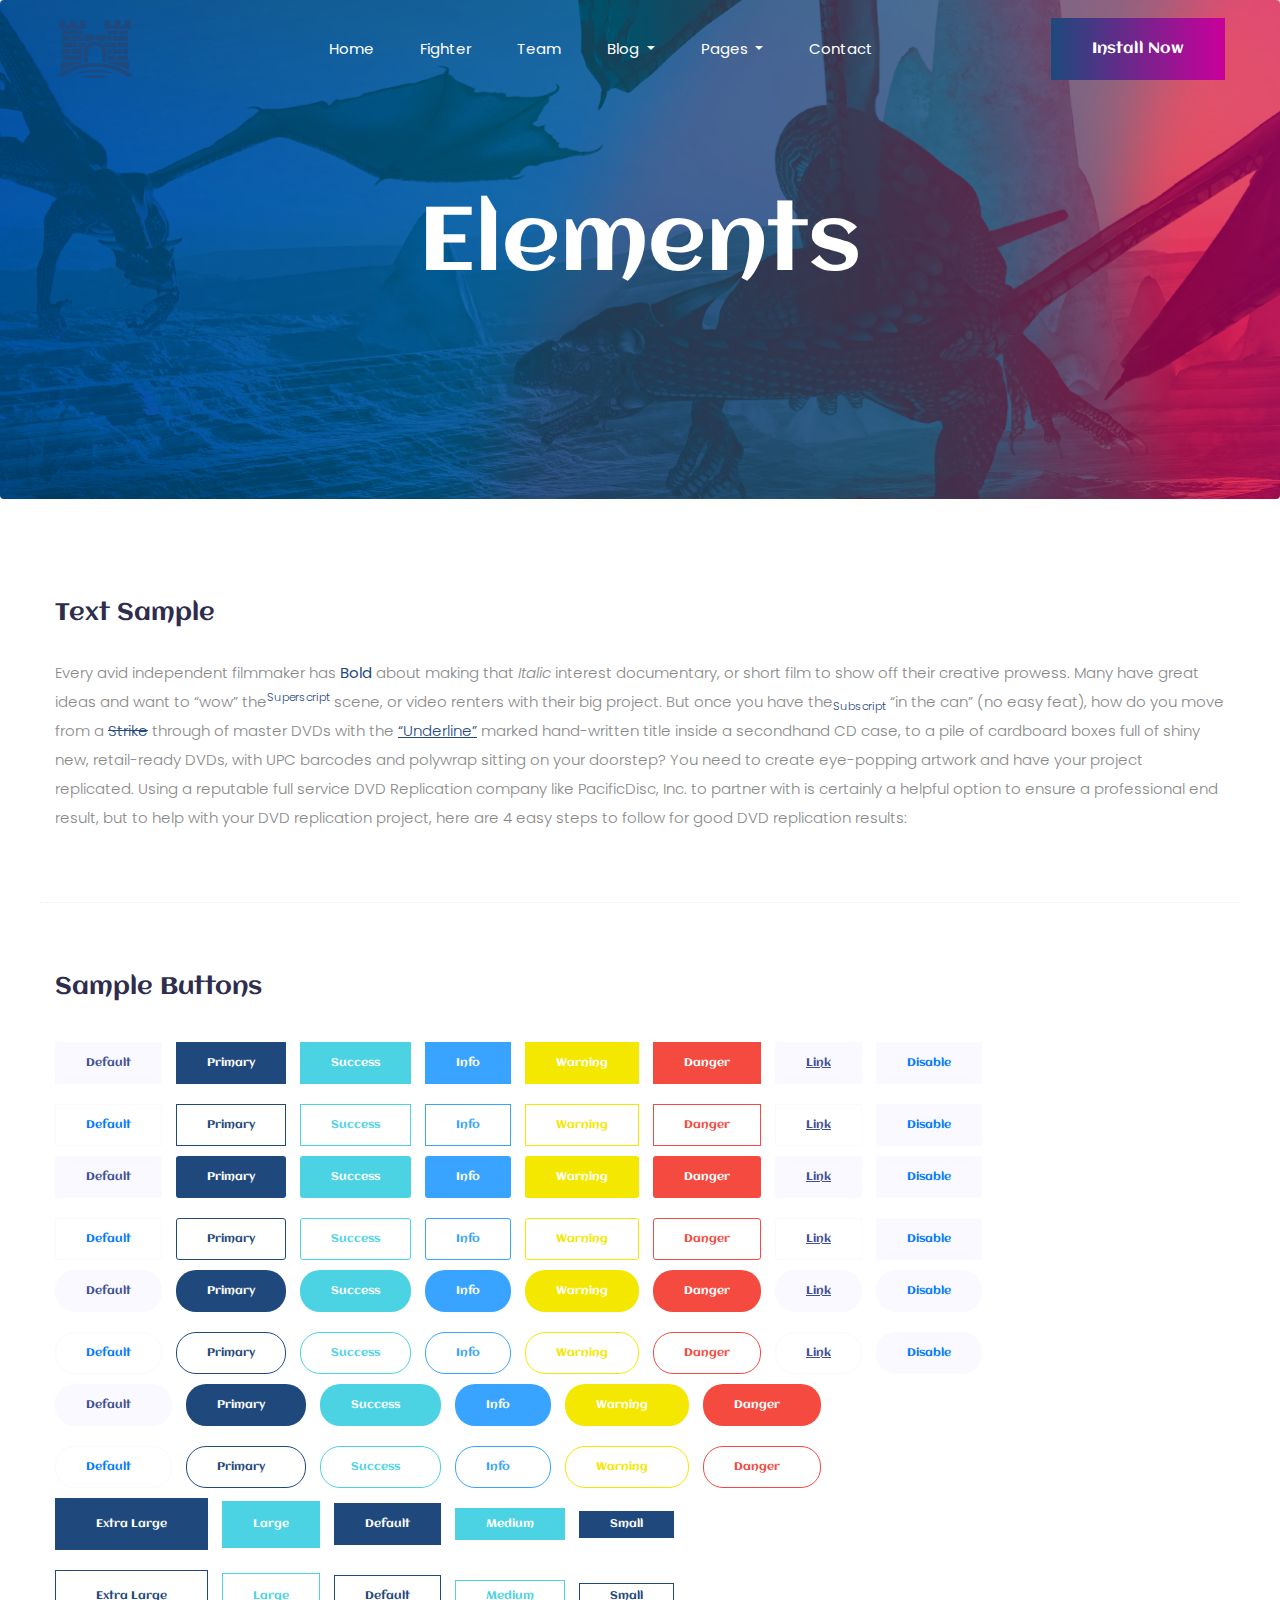
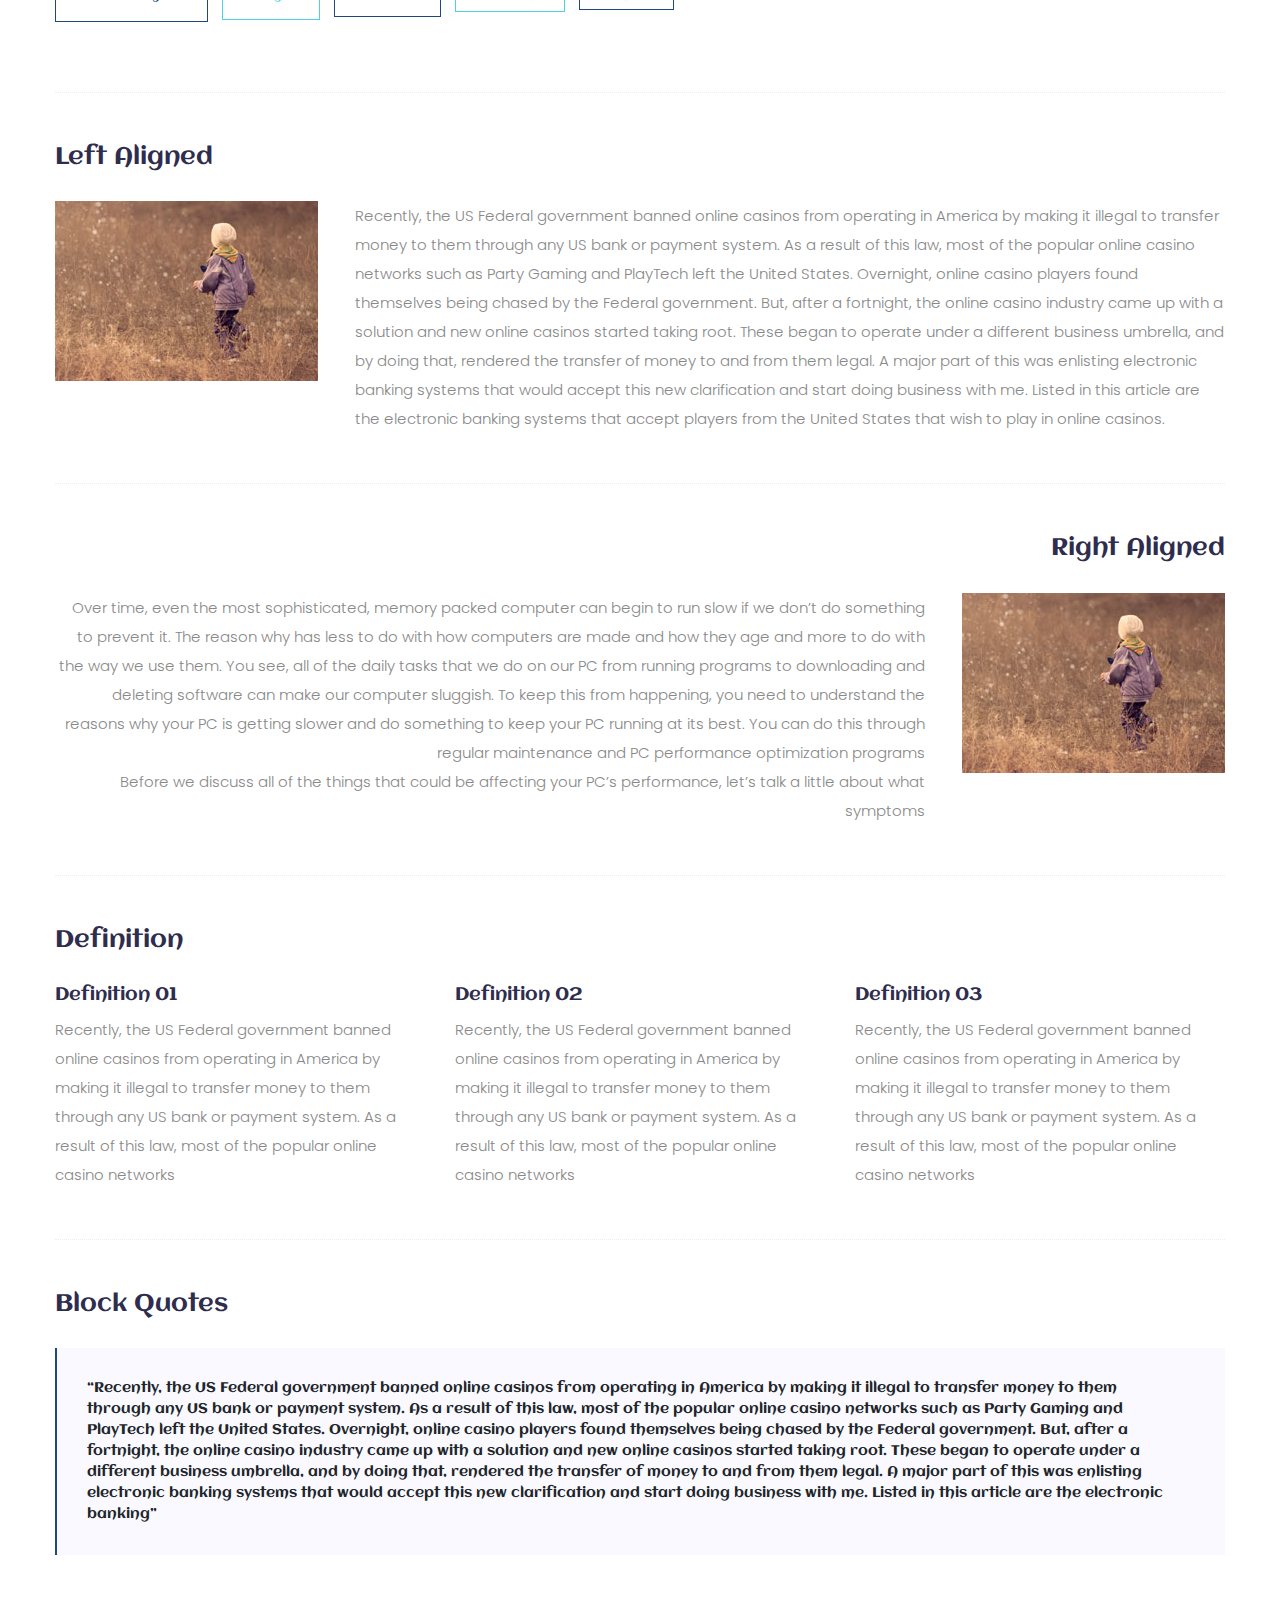
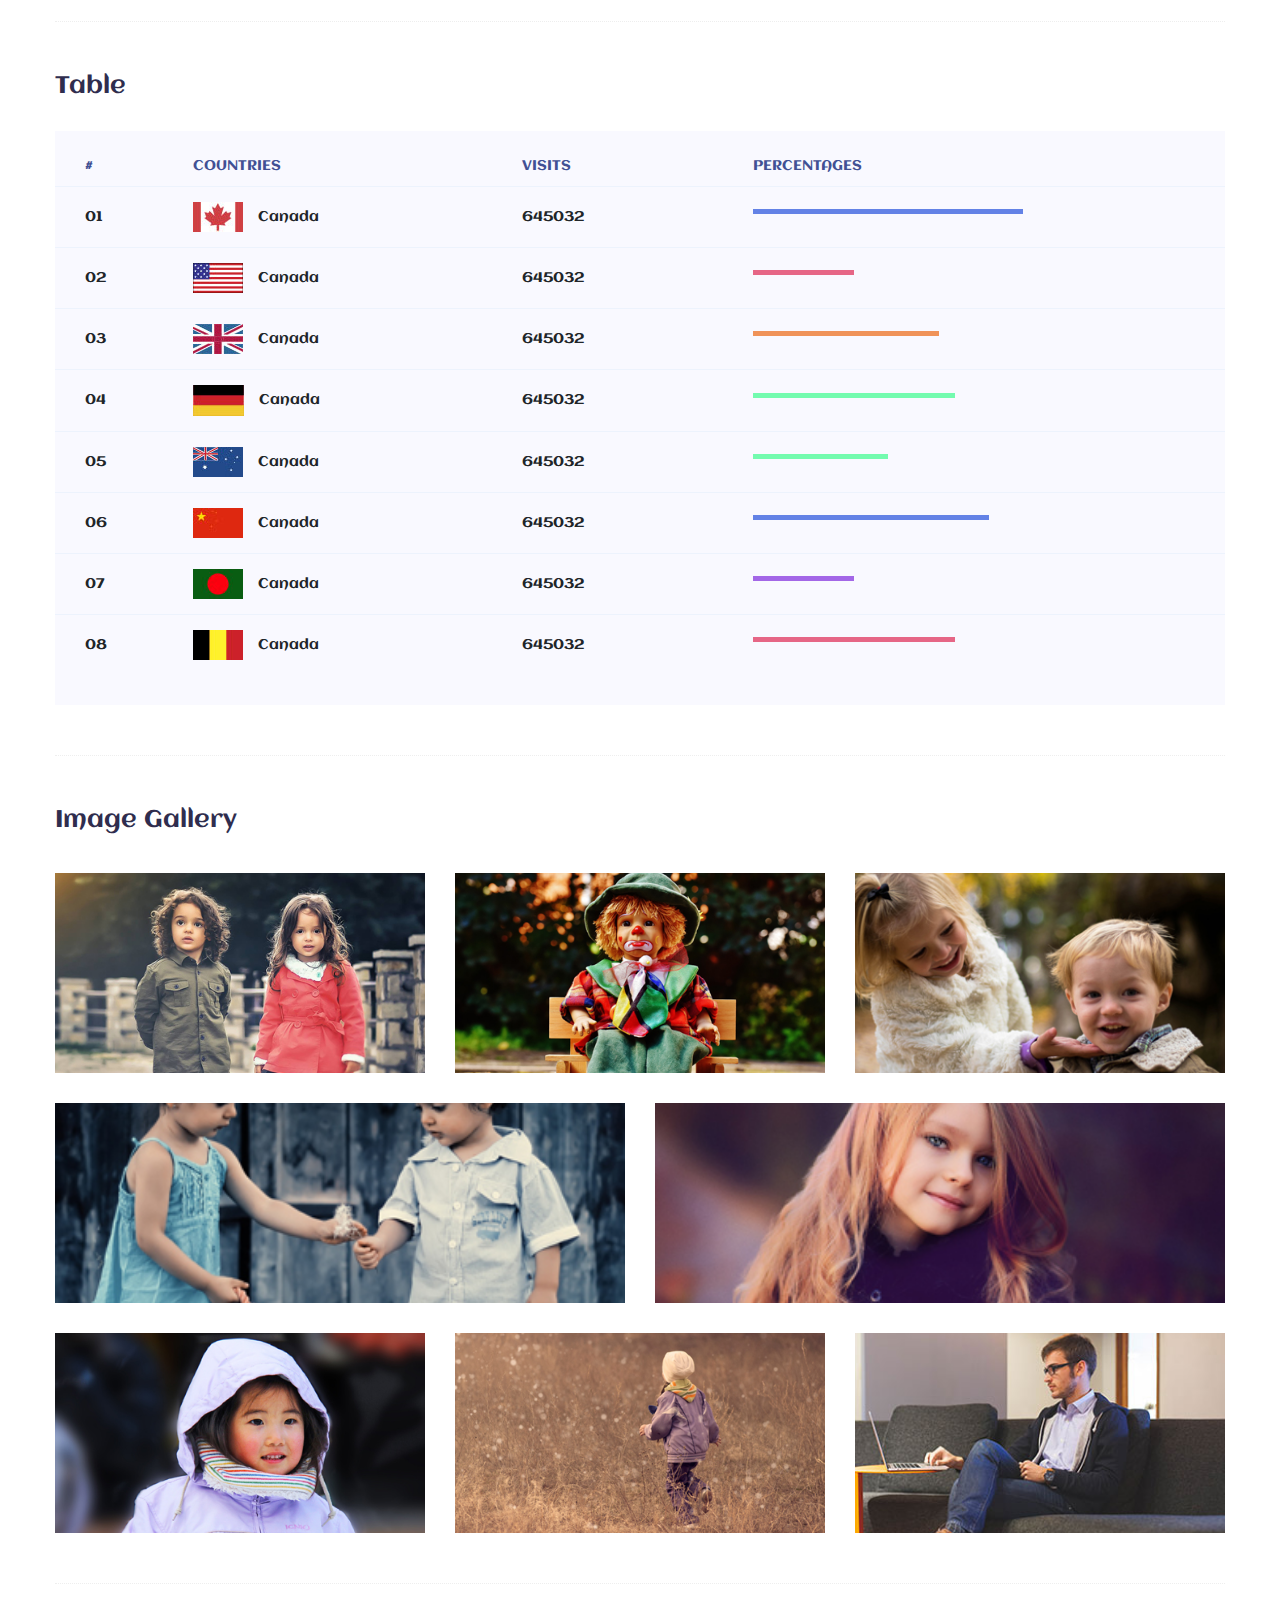
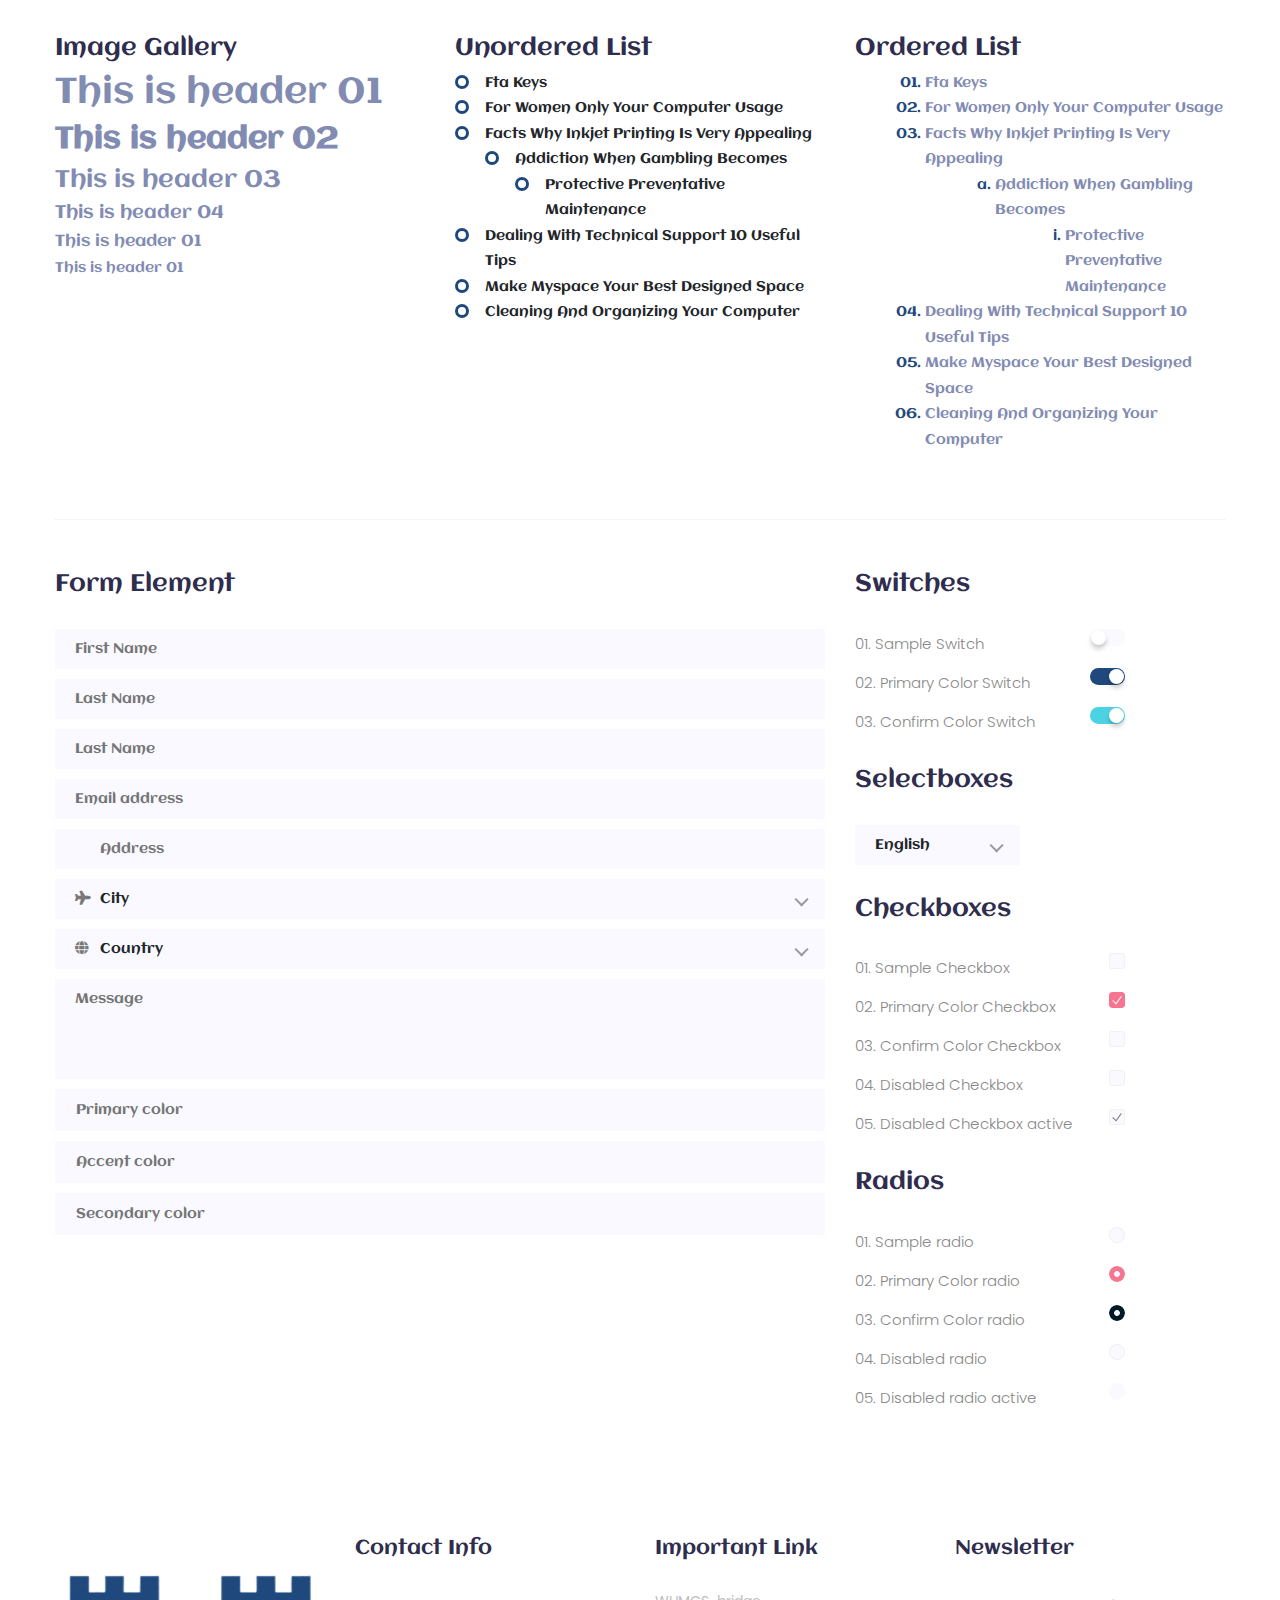
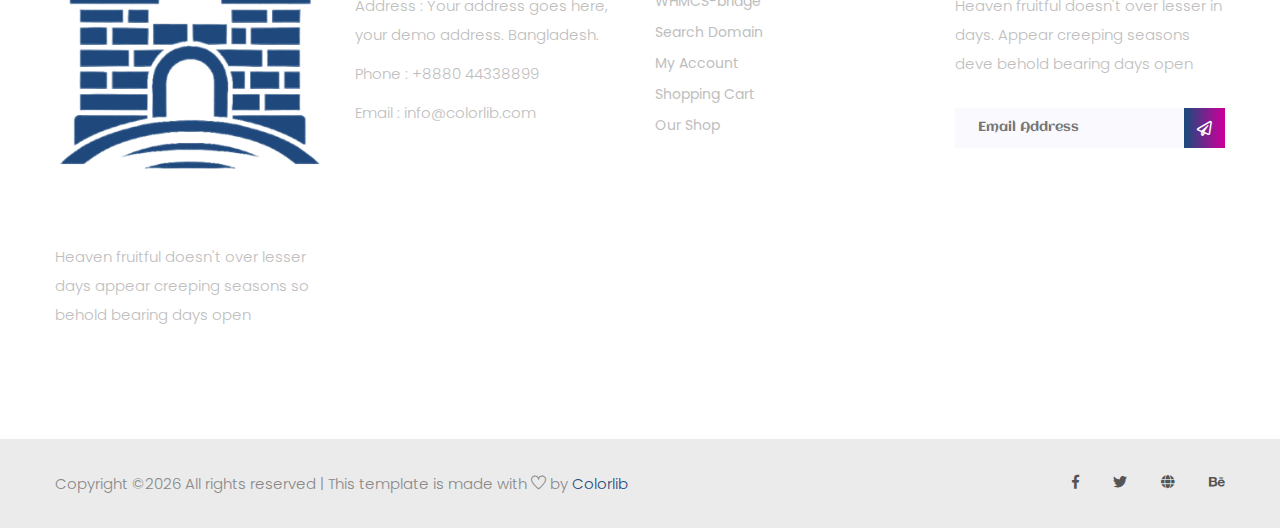
<file: elements.html>
<!doctype html>
<html lang="zxx">

<head>
	<!-- Required meta tags -->
	<meta charset="utf-8">
	<meta name="viewport" content="width=device-width, initial-scale=1, shrink-to-fit=no">
	<title>gaming</title>
	<link rel="icon" href="img/favicon.png">
	<!-- Bootstrap CSS -->
	<link rel="stylesheet" href="css/bootstrap.min.css">
	<!-- animate CSS -->
	<link rel="stylesheet" href="css/animate.css">
	<!-- owl carousel CSS -->
	<link rel="stylesheet" href="css/owl.carousel.min.css">
	<!-- font awesome CSS -->
	<link rel="stylesheet" href="css/all.css">
	<!-- flaticon CSS -->
	<link rel="stylesheet" href="css/flaticon.css">
	<link rel="stylesheet" href="css/themify-icons.css">
	<link rel="stylesheet" href="css/nice-select.css">
	<!-- font awesome CSS -->
	<link rel="stylesheet" href="css/magnific-popup.css">
	<!-- swiper CSS -->
	<link rel="stylesheet" href="css/slick.css">
	<!-- style CSS -->
	<link rel="stylesheet" href="css/style.css">
</head>

<body>
	<!--::header part start::-->
	<header class="main_menu single_page_menu">
		<div class="container">
			<div class="row align-items-center">
				<div class="col-lg-12">
					<nav class="navbar navbar-expand-lg navbar-light">
						<a class="navbar-brand" href="index.html"> <img src="img/logo.png" alt="logo" style="width: 80px"> </a>
						<button class="navbar-toggler" type="button" data-toggle="collapse"
							data-target="#navbarSupportedContent" aria-controls="navbarSupportedContent"
							aria-expanded="false" aria-label="Toggle navigation">
							<span class="menu_icon"><i class="fas fa-bars"></i></span>
						</button>
						<div class="collapse navbar-collapse main-menu-item" id="navbarSupportedContent">
							<ul class="navbar-nav">
								<li class="nav-item">
									<a class="nav-link" href="index.html">Home</a>
								</li>
								<li class="nav-item">
									<a class="nav-link" href="fighter.html">fighter</a>
								</li>
								<li class="nav-item">
									<a class="nav-link" href="team.html">team</a>
								</li>
								<li class="nav-item dropdown">
									<a class="nav-link dropdown-toggle" href="blog.html" id="navbarDropdown"
										role="button" data-toggle="dropdown" aria-haspopup="true" aria-expanded="false">
										Blog
									</a>
									<div class="dropdown-menu" aria-labelledby="navbarDropdown">
										<a class="dropdown-item" href="blog.html"> blog</a>
										<a class="dropdown-item" href="single-blog.html">Single blog</a>
									</div>
								</li>
								<li class="nav-item dropdown">
									<a class="nav-link dropdown-toggle" href="blog.html" id="navbarDropdown1"
										role="button" data-toggle="dropdown" aria-haspopup="true" aria-expanded="false">
										pages
									</a>
									<div class="dropdown-menu" aria-labelledby="navbarDropdown1">
										<a class="dropdown-item" href="elements.html">Elements</a>
									</div>
								</li>
								<li class="nav-item">
									<a class="nav-link" href="contact.html">Contact</a>
								</li>
							</ul>
						</div>
						<a href="#" class="btn_1 d-none d-sm-block">Install Now</a>
					</nav>
				</div>
			</div>
		</div>
	</header>
	<!-- Header part end-->

	<!-- breadcrumb start-->
	<section class="breadcrumb breadcrumb_bg">
		<div class="container">
			<div class="row">
				<div class="col-lg-12">
					<div class="breadcrumb_iner text-center">
						<div class="breadcrumb_iner_item">
							<h2>elements</h2>
						</div>
					</div>
				</div>
			</div>
		</div>
	</section>
	<!-- breadcrumb start-->

	<div class="element_page black">
		<!-- Start Sample Area -->
		<section class="sample-text-area">
			<div class="container box_1170">
				<h3 class="text-heading">Text Sample</h3>
				<p class="sample-text">
					Every avid independent filmmaker has <b>Bold</b> about making that <i>Italic</i> interest
					documentary,
					or short
					film to show off their creative prowess. Many have great ideas and want to “wow”
					the<sup>Superscript</sup> scene,
					or video renters with their big project. But once you have the<sub>Subscript</sub> “in the can” (no
					easy
					feat), how
					do you move from a <del>Strike</del> through of master DVDs with the <u>“Underline”</u> marked
					hand-written title
					inside a secondhand CD case, to a pile of cardboard boxes full of shiny new, retail-ready DVDs, with
					UPC
					barcodes
					and polywrap sitting on your doorstep? You need to create eye-popping artwork and have your project
					replicated.
					Using a reputable full service DVD Replication company like PacificDisc, Inc. to partner with is
					certainly a
					helpful option to ensure a professional end result, but to help with your DVD replication project,
					here
					are 4 easy
					steps to follow for good DVD replication results:

				</p>
			</div>
		</section>
		<!-- End Sample Area -->

		<!-- Start Button -->
		<section class="button-area">
			<div class="container box_1170 border-top-generic">
				<h3 class="text-heading">Sample Buttons</h3>
				<div class="button-group-area">
					<a href="#" class="genric-btn default">Default</a>
					<a href="#" class="genric-btn primary">Primary</a>
					<a href="#" class="genric-btn success">Success</a>
					<a href="#" class="genric-btn info">Info</a>
					<a href="#" class="genric-btn warning">Warning</a>
					<a href="#" class="genric-btn danger">Danger</a>
					<a href="#" class="genric-btn link">Link</a>
					<a href="#" class="genric-btn disable">Disable</a>
				</div>
				<div class="button-group-area mt-10">
					<a href="#" class="genric-btn default-border">Default</a>
					<a href="#" class="genric-btn primary-border">Primary</a>
					<a href="#" class="genric-btn success-border">Success</a>
					<a href="#" class="genric-btn info-border">Info</a>
					<a href="#" class="genric-btn warning-border">Warning</a>
					<a href="#" class="genric-btn danger-border">Danger</a>
					<a href="#" class="genric-btn link-border">Link</a>
					<a href="#" class="genric-btn disable">Disable</a>
				</div>
				<div class="button-group-area mt-40">
					<a href="#" class="genric-btn default radius">Default</a>
					<a href="#" class="genric-btn primary radius">Primary</a>
					<a href="#" class="genric-btn success radius">Success</a>
					<a href="#" class="genric-btn info radius">Info</a>
					<a href="#" class="genric-btn warning radius">Warning</a>
					<a href="#" class="genric-btn danger radius">Danger</a>
					<a href="#" class="genric-btn link radius">Link</a>
					<a href="#" class="genric-btn disable radius">Disable</a>
				</div>
				<div class="button-group-area mt-10">
					<a href="#" class="genric-btn default-border radius">Default</a>
					<a href="#" class="genric-btn primary-border radius">Primary</a>
					<a href="#" class="genric-btn success-border radius">Success</a>
					<a href="#" class="genric-btn info-border radius">Info</a>
					<a href="#" class="genric-btn warning-border radius">Warning</a>
					<a href="#" class="genric-btn danger-border radius">Danger</a>
					<a href="#" class="genric-btn link-border radius">Link</a>
					<a href="#" class="genric-btn disable radius">Disable</a>
				</div>
				<div class="button-group-area mt-40">
					<a href="#" class="genric-btn default circle">Default</a>
					<a href="#" class="genric-btn primary circle">Primary</a>
					<a href="#" class="genric-btn success circle">Success</a>
					<a href="#" class="genric-btn info circle">Info</a>
					<a href="#" class="genric-btn warning circle">Warning</a>
					<a href="#" class="genric-btn danger circle">Danger</a>
					<a href="#" class="genric-btn link circle">Link</a>
					<a href="#" class="genric-btn disable circle">Disable</a>
				</div>
				<div class="button-group-area mt-10">
					<a href="#" class="genric-btn default-border circle">Default</a>
					<a href="#" class="genric-btn primary-border circle">Primary</a>
					<a href="#" class="genric-btn success-border circle">Success</a>
					<a href="#" class="genric-btn info-border circle">Info</a>
					<a href="#" class="genric-btn warning-border circle">Warning</a>
					<a href="#" class="genric-btn danger-border circle">Danger</a>
					<a href="#" class="genric-btn link-border circle">Link</a>
					<a href="#" class="genric-btn disable circle">Disable</a>
				</div>
				<div class="button-group-area mt-40">
					<a href="#" class="genric-btn default circle arrow">Default<span
							class="lnr lnr-arrow-right"></span></a>
					<a href="#" class="genric-btn primary circle arrow">Primary<span
							class="lnr lnr-arrow-right"></span></a>
					<a href="#" class="genric-btn success circle arrow">Success<span
							class="lnr lnr-arrow-right"></span></a>
					<a href="#" class="genric-btn info circle arrow">Info<span class="lnr lnr-arrow-right"></span></a>
					<a href="#" class="genric-btn warning circle arrow">Warning<span
							class="lnr lnr-arrow-right"></span></a>
					<a href="#" class="genric-btn danger circle arrow">Danger<span
							class="lnr lnr-arrow-right"></span></a>
				</div>
				<div class="button-group-area mt-10">
					<a href="#" class="genric-btn default-border circle arrow">Default<span
							class="lnr lnr-arrow-right"></span></a>
					<a href="#" class="genric-btn primary-border circle arrow">Primary<span
							class="lnr lnr-arrow-right"></span></a>
					<a href="#" class="genric-btn success-border circle arrow">Success<span
							class="lnr lnr-arrow-right"></span></a>
					<a href="#" class="genric-btn info-border circle arrow">Info<span
							class="lnr lnr-arrow-right"></span></a>
					<a href="#" class="genric-btn warning-border circle arrow">Warning<span
							class="lnr lnr-arrow-right"></span></a>
					<a href="#" class="genric-btn danger-border circle arrow">Danger<span
							class="lnr lnr-arrow-right"></span></a>
				</div>
				<div class="button-group-area mt-40">
					<a href="#" class="genric-btn primary e-large">Extra Large</a>
					<a href="#" class="genric-btn success large">Large</a>
					<a href="#" class="genric-btn primary">Default</a>
					<a href="#" class="genric-btn success medium">Medium</a>
					<a href="#" class="genric-btn primary small">Small</a>
				</div>
				<div class="button-group-area mt-10">
					<a href="#" class="genric-btn primary-border e-large">Extra Large</a>
					<a href="#" class="genric-btn success-border large">Large</a>
					<a href="#" class="genric-btn primary-border">Default</a>
					<a href="#" class="genric-btn success-border medium">Medium</a>
					<a href="#" class="genric-btn primary-border small">Small</a>
				</div>
			</div>
		</section>
		<!-- End Button -->

		<!-- Start Align Area -->
		<div class="whole-wrap">
			<div class="container box_1170">
				<div class="section-top-border">
					<h3 class="mb-30">Left Aligned</h3>
					<div class="row">
						<div class="col-md-3">
							<img src="img/elements/d.jpg" alt="" class="img-fluid">
						</div>
						<div class="col-md-9 mt-sm-20">
							<p>Recently, the US Federal government banned online casinos from operating in America by
								making
								it illegal to
								transfer money to them through any US bank or payment system. As a result of this law,
								most
								of the popular
								online casino networks such as Party Gaming and PlayTech left the United States.
								Overnight,
								online casino
								players found themselves being chased by the Federal government. But, after a fortnight,
								the
								online casino
								industry came up with a solution and new online casinos started taking root. These began
								to
								operate under a
								different business umbrella, and by doing that, rendered the transfer of money to and
								from
								them legal. A major
								part of this was enlisting electronic banking systems that would accept this new
								clarification and start doing
								business with me. Listed in this article are the electronic banking systems that accept
								players from the United
								States that wish to play in online casinos.</p>
						</div>
					</div>
				</div>
				<div class="section-top-border text-right">
					<h3 class="mb-30">Right Aligned</h3>
					<div class="row">
						<div class="col-md-9">
							<p class="text-right">Over time, even the most sophisticated, memory packed computer can
								begin
								to run slow if we
								don’t do something to prevent it. The reason why has less to do with how computers are
								made
								and how they age and
								more to do with the way we use them. You see, all of the daily tasks that we do on our
								PC
								from running programs
								to downloading and deleting software can make our computer sluggish. To keep this from
								happening, you need to
								understand the reasons why your PC is getting slower and do something to keep your PC
								running at its best. You
								can do this through regular maintenance and PC performance optimization programs</p>
							<p class="text-right">Before we discuss all of the things that could be affecting your PC’s
								performance, let’s
								talk a little about what symptoms</p>
						</div>
						<div class="col-md-3">
							<img src="img/elements/d.jpg" alt="" class="img-fluid">
						</div>
					</div>
				</div>
				<div class="section-top-border">
					<h3 class="mb-30">Definition</h3>
					<div class="row">
						<div class="col-md-4">
							<div class="single-defination">
								<h4 class="mb-20">Definition 01</h4>
								<p>Recently, the US Federal government banned online casinos from operating in America
									by
									making it illegal to
									transfer money to them through any US bank or payment system. As a result of this
									law,
									most of the popular
									online casino networks</p>
							</div>
						</div>
						<div class="col-md-4">
							<div class="single-defination">
								<h4 class="mb-20">Definition 02</h4>
								<p>Recently, the US Federal government banned online casinos from operating in America
									by
									making it illegal to
									transfer money to them through any US bank or payment system. As a result of this
									law,
									most of the popular
									online casino networks</p>
							</div>
						</div>
						<div class="col-md-4">
							<div class="single-defination">
								<h4 class="mb-20">Definition 03</h4>
								<p>Recently, the US Federal government banned online casinos from operating in America
									by
									making it illegal to
									transfer money to them through any US bank or payment system. As a result of this
									law,
									most of the popular
									online casino networks</p>
							</div>
						</div>
					</div>
				</div>
				<div class="section-top-border">
					<h3 class="mb-30">Block Quotes</h3>
					<div class="row">
						<div class="col-lg-12">
							<blockquote class="generic-blockquote">
								“Recently, the US Federal government banned online casinos from operating in America by
								making it illegal to
								transfer money to them through any US bank or payment system. As a result of this law,
								most
								of the popular
								online casino networks such as Party Gaming and PlayTech left the United States.
								Overnight,
								online casino
								players found themselves being chased by the Federal government. But, after a fortnight,
								the
								online casino
								industry came up with a solution and new online casinos started taking root. These began
								to
								operate under a
								different business umbrella, and by doing that, rendered the transfer of money to and
								from
								them legal. A major
								part of this was enlisting electronic banking systems that would accept this new
								clarification and start doing
								business with me. Listed in this article are the electronic banking”
							</blockquote>
						</div>
					</div>
				</div>
				<div class="section-top-border">
					<h3 class="mb-30">Table</h3>
					<div class="progress-table-wrap">
						<div class="progress-table">
							<div class="table-head">
								<div class="serial">#</div>
								<div class="country">Countries</div>
								<div class="visit">Visits</div>
								<div class="percentage">Percentages</div>
							</div>
							<div class="table-row">
								<div class="serial">01</div>
								<div class="country"> <img src="img/elements/f1.jpg" alt="flag">Canada</div>
								<div class="visit">645032</div>
								<div class="percentage">
									<div class="progress">
										<div class="progress-bar color-1" role="progressbar" style="width: 80%"
											aria-valuenow="80" aria-valuemin="0" aria-valuemax="100"></div>
									</div>
								</div>
							</div>
							<div class="table-row">
								<div class="serial">02</div>
								<div class="country"> <img src="img/elements/f2.jpg" alt="flag">Canada</div>
								<div class="visit">645032</div>
								<div class="percentage">
									<div class="progress">
										<div class="progress-bar color-2" role="progressbar" style="width: 30%"
											aria-valuenow="30" aria-valuemin="0" aria-valuemax="100"></div>
									</div>
								</div>
							</div>
							<div class="table-row">
								<div class="serial">03</div>
								<div class="country"> <img src="img/elements/f3.jpg" alt="flag">Canada</div>
								<div class="visit">645032</div>
								<div class="percentage">
									<div class="progress">
										<div class="progress-bar color-3" role="progressbar" style="width: 55%"
											aria-valuenow="55" aria-valuemin="0" aria-valuemax="100"></div>
									</div>
								</div>
							</div>
							<div class="table-row">
								<div class="serial">04</div>
								<div class="country"> <img src="img/elements/f4.jpg" alt="flag">Canada</div>
								<div class="visit">645032</div>
								<div class="percentage">
									<div class="progress">
										<div class="progress-bar color-4" role="progressbar" style="width: 60%"
											aria-valuenow="60" aria-valuemin="0" aria-valuemax="100"></div>
									</div>
								</div>
							</div>
							<div class="table-row">
								<div class="serial">05</div>
								<div class="country"> <img src="img/elements/f5.jpg" alt="flag">Canada</div>
								<div class="visit">645032</div>
								<div class="percentage">
									<div class="progress">
										<div class="progress-bar color-5" role="progressbar" style="width: 40%"
											aria-valuenow="40" aria-valuemin="0" aria-valuemax="100"></div>
									</div>
								</div>
							</div>
							<div class="table-row">
								<div class="serial">06</div>
								<div class="country"> <img src="img/elements/f6.jpg" alt="flag">Canada</div>
								<div class="visit">645032</div>
								<div class="percentage">
									<div class="progress">
										<div class="progress-bar color-6" role="progressbar" style="width: 70%"
											aria-valuenow="70" aria-valuemin="0" aria-valuemax="100"></div>
									</div>
								</div>
							</div>
							<div class="table-row">
								<div class="serial">07</div>
								<div class="country"> <img src="img/elements/f7.jpg" alt="flag">Canada</div>
								<div class="visit">645032</div>
								<div class="percentage">
									<div class="progress">
										<div class="progress-bar color-7" role="progressbar" style="width: 30%"
											aria-valuenow="30" aria-valuemin="0" aria-valuemax="100"></div>
									</div>
								</div>
							</div>
							<div class="table-row">
								<div class="serial">08</div>
								<div class="country"> <img src="img/elements/f8.jpg" alt="flag">Canada</div>
								<div class="visit">645032</div>
								<div class="percentage">
									<div class="progress">
										<div class="progress-bar color-8" role="progressbar" style="width: 60%"
											aria-valuenow="60" aria-valuemin="0" aria-valuemax="100"></div>
									</div>
								</div>
							</div>
						</div>
					</div>
				</div>
				<div class="section-top-border">
					<h3>Image Gallery</h3>
					<div class="row gallery-item">
						<div class="col-md-4">
							<a href="img/elements/g1.jpg" class="img-pop-up img-gal">
								<div class="single-gallery-image" style="background: url(img/elements/g1.jpg);"></div>
							</a>
						</div>
						<div class="col-md-4">
							<a href="img/elements/g2.jpg" class="img-pop-up img-gal">
								<div class="single-gallery-image" style="background: url(img/elements/g2.jpg);"></div>
							</a>
						</div>
						<div class="col-md-4">
							<a href="img/elements/g3.jpg" class="img-pop-up img-gal">
								<div class="single-gallery-image" style="background: url(img/elements/g3.jpg);"></div>
							</a>
						</div>
						<div class="col-md-6">
							<a href="img/elements/g4.jpg" class="img-pop-up img-gal">
								<div class="single-gallery-image" style="background: url(img/elements/g4.jpg);"></div>
							</a>
						</div>
						<div class="col-md-6">
							<a href="img/elements/g5.jpg" class="img-pop-up img-gal">
								<div class="single-gallery-image" style="background: url(img/elements/g5.jpg);"></div>
							</a>
						</div>
						<div class="col-md-4">
							<a href="img/elements/g6.jpg" class="img-pop-up img-gal">
								<div class="single-gallery-image" style="background: url(img/elements/g6.jpg);"></div>
							</a>
						</div>
						<div class="col-md-4">
							<a href="img/elements/g7.jpg" class="img-pop-up img-gal"">
							<div class=" single-gallery-image" style="background: url(img/elements/g7.jpg);"></div>
						</a>
					</div>
					<div class="col-md-4">
						<a href="img/elements/g8.jpg" class="img-pop-up img-gal">
							<div class="single-gallery-image" style="background: url(img/elements/g8.jpg);"></div>
						</a>
					</div>
				</div>
			</div>
			<div class="section-top-border">
				<div class="row">
					<div class="col-md-4">
						<h3 class="mb-20">Image Gallery</h3>
						<div class="typography">
							<h1>This is header 01</h1>
							<h2>This is header 02</h2>
							<h3>This is header 03</h3>
							<h4>This is header 04</h4>
							<h5>This is header 01</h5>
							<h6>This is header 01</h6>
						</div>
					</div>
					<div class="col-md-4 mt-sm-30">
						<h3 class="mb-20">Unordered List</h3>
						<div class="">
							<ul class="unordered-list">
								<li>Fta Keys</li>
								<li>For Women Only Your Computer Usage</li>
								<li>Facts Why Inkjet Printing Is Very Appealing
									<ul>
										<li>Addiction When Gambling Becomes
											<ul>
												<li>Protective Preventative Maintenance</li>
											</ul>
										</li>
									</ul>
								</li>
								<li>Dealing With Technical Support 10 Useful Tips</li>
								<li>Make Myspace Your Best Designed Space</li>
								<li>Cleaning And Organizing Your Computer</li>
							</ul>
						</div>
					</div>
					<div class="col-md-4 mt-sm-30">
						<h3 class="mb-20">Ordered List</h3>
						<div class="">
							<ol class="ordered-list">
								<li><span>Fta Keys</span></li>
								<li><span>For Women Only Your Computer Usage</span></li>
								<li><span>Facts Why Inkjet Printing Is Very Appealing</span>
									<ol class="ordered-list-alpha">
										<li><span>Addiction When Gambling Becomes</span>
											<ol class="ordered-list-roman">
												<li><span>Protective Preventative Maintenance</span></li>
											</ol>
										</li>
									</ol>
								</li>
								<li><span>Dealing With Technical Support 10 Useful Tips</span></li>
								<li><span>Make Myspace Your Best Designed Space</span></li>
								<li><span>Cleaning And Organizing Your Computer</span></li>
							</ol>
						</div>
					</div>
				</div>
			</div>
			<div class="section-top-border">
				<div class="row">
					<div class="col-lg-8 col-md-8">
						<h3 class="mb-30">Form Element</h3>
						<form action="#">
							<div class="mt-10">
								<input type="text" name="first_name" placeholder="First Name"
									onfocus="this.placeholder = ''" onblur="this.placeholder = 'First Name'" required
									class="single-input">
							</div>
							<div class="mt-10">
								<input type="text" name="last_name" placeholder="Last Name"
									onfocus="this.placeholder = ''" onblur="this.placeholder = 'Last Name'" required
									class="single-input">
							</div>
							<div class="mt-10">
								<input type="text" name="last_name" placeholder="Last Name"
									onfocus="this.placeholder = ''" onblur="this.placeholder = 'Last Name'" required
									class="single-input">
							</div>
							<div class="mt-10">
								<input type="email" name="EMAIL" placeholder="Email address"
									onfocus="this.placeholder = ''" onblur="this.placeholder = 'Email address'" required
									class="single-input">
							</div>
							<div class="input-group-icon mt-10">
								<div class="icon"><i class="fa fa-thumb-tack" aria-hidden="true"></i></div>
								<input type="text" name="address" placeholder="Address" onfocus="this.placeholder = ''"
									onblur="this.placeholder = 'Address'" required class="single-input">
							</div>
							<div class="input-group-icon mt-10">
								<div class="icon"><i class="fa fa-plane" aria-hidden="true"></i></div>
								<div class="form-select" id="default-select">
									<select>
										<option value=" 1">City</option>
										<option value="1">Dhaka</option>
										<option value="1">Dilli</option>
										<option value="1">Newyork</option>
										<option value="1">Islamabad</option>
									</select>
								</div>
							</div>
							<div class="input-group-icon mt-10">
								<div class="icon"><i class="fa fa-globe" aria-hidden="true"></i></div>
								<div class="form-select" id="default-select_1">
									<select>
										<option value=" 1">Country</option>
										<option value="1">Bangladesh</option>
										<option value="1">India</option>
										<option value="1">England</option>
										<option value="1">Srilanka</option>
									</select>
								</div>
							</div>

							<div class="mt-10">
								<textarea class="single-textarea" placeholder="Message" onfocus="this.placeholder = ''"
									onblur="this.placeholder = 'Message'" required></textarea>
							</div>
							<!-- For Gradient Border Use -->
							<!-- <div class="mt-10">
										<div class="primary-input">
											<input id="primary-input" type="text" name="first_name" placeholder="Primary color" onfocus="this.placeholder = ''" onblur="this.placeholder = 'Primary color'">
											<label for="primary-input"></label>
										</div>
									</div> -->
							<div class="mt-10">
								<input type="text" name="first_name" placeholder="Primary color"
									onfocus="this.placeholder = ''" onblur="this.placeholder = 'Primary color'" required
									class="single-input-primary">
							</div>
							<div class="mt-10">
								<input type="text" name="first_name" placeholder="Accent color"
									onfocus="this.placeholder = ''" onblur="this.placeholder = 'Accent color'" required
									class="single-input-accent">
							</div>
							<div class="mt-10">
								<input type="text" name="first_name" placeholder="Secondary color"
									onfocus="this.placeholder = ''" onblur="this.placeholder = 'Secondary color'"
									required class="single-input-secondary">
							</div>
						</form>
					</div>
					<div class="col-lg-3 col-md-4 mt-sm-30">
						<div class="single-element-widget">
							<h3 class="mb-30">Switches</h3>
							<div class="switch-wrap d-flex justify-content-between">
								<p>01. Sample Switch</p>
								<div class="primary-switch">
									<input type="checkbox" id="default-switch">
									<label for="default-switch"></label>
								</div>
							</div>
							<div class="switch-wrap d-flex justify-content-between">
								<p>02. Primary Color Switch</p>
								<div class="primary-switch">
									<input type="checkbox" id="primary-switch" checked>
									<label for="primary-switch"></label>
								</div>
							</div>
							<div class="switch-wrap d-flex justify-content-between">
								<p>03. Confirm Color Switch</p>
								<div class="confirm-switch">
									<input type="checkbox" id="confirm-switch" checked>
									<label for="confirm-switch"></label>
								</div>
							</div>
						</div>
						<div class="single-element-widget mt-30">
							<h3 class="mb-30">Selectboxes</h3>
							<div class="default-select" id="default-select_2">
								<select>
									<option value=" 1">English</option>
									<option value="1">Spanish</option>
									<option value="1">Arabic</option>
									<option value="1">Portuguise</option>
									<option value="1">Bengali</option>
								</select>
							</div>
						</div>
						<div class="single-element-widget mt-30">
							<h3 class="mb-30">Checkboxes</h3>
							<div class="switch-wrap d-flex justify-content-between">
								<p>01. Sample Checkbox</p>
								<div class="primary-checkbox">
									<input type="checkbox" id="default-checkbox">
									<label for="default-checkbox"></label>
								</div>
							</div>
							<div class="switch-wrap d-flex justify-content-between">
								<p>02. Primary Color Checkbox</p>
								<div class="primary-checkbox">
									<input type="checkbox" id="primary-checkbox" checked>
									<label for="primary-checkbox"></label>
								</div>
							</div>
							<div class="switch-wrap d-flex justify-content-between">
								<p>03. Confirm Color Checkbox</p>
								<div class="confirm-checkbox">
									<input type="checkbox" id="confirm-checkbox">
									<label for="confirm-checkbox"></label>
								</div>
							</div>
							<div class="switch-wrap d-flex justify-content-between">
								<p>04. Disabled Checkbox</p>
								<div class="disabled-checkbox">
									<input type="checkbox" id="disabled-checkbox" disabled>
									<label for="disabled-checkbox"></label>
								</div>
							</div>
							<div class="switch-wrap d-flex justify-content-between">
								<p>05. Disabled Checkbox active</p>
								<div class="disabled-checkbox">
									<input type="checkbox" id="disabled-checkbox-active" checked disabled>
									<label for="disabled-checkbox-active"></label>
								</div>
							</div>
						</div>
						<div class="single-element-widget mt-30">
							<h3 class="mb-30">Radios</h3>
							<div class="switch-wrap d-flex justify-content-between">
								<p>01. Sample radio</p>
								<div class="primary-radio">
									<input type="checkbox" id="default-radio">
									<label for="default-radio"></label>
								</div>
							</div>
							<div class="switch-wrap d-flex justify-content-between">
								<p>02. Primary Color radio</p>
								<div class="primary-radio">
									<input type="checkbox" id="primary-radio" checked>
									<label for="primary-radio"></label>
								</div>
							</div>
							<div class="switch-wrap d-flex justify-content-between">
								<p>03. Confirm Color radio</p>
								<div class="confirm-radio">
									<input type="checkbox" id="confirm-radio" checked>
									<label for="confirm-radio"></label>
								</div>
							</div>
							<div class="switch-wrap d-flex justify-content-between">
								<p>04. Disabled radio</p>
								<div class="disabled-radio">
									<input type="checkbox" id="disabled-radio" disabled>
									<label for="disabled-radio"></label>
								</div>
							</div>
							<div class="switch-wrap d-flex justify-content-between">
								<p>05. Disabled radio active</p>
								<div class="disabled-radio">
									<input type="checkbox" id="disabled-radio-active" checked disabled>
									<label for="disabled-radio-active"></label>
								</div>
							</div>
						</div>
					</div>
				</div>
			</div>
		</div>
	</div>
	<!-- End Align Area -->
	</div>

	<!--::footer_part start::-->
	<footer class="footer_part black">
		<div class="footer_top">
			<div class="container">
				<div class="row">
					<div class="col-sm-6 col-lg-3">
						<div class="single_footer_part">
							<a href="index.html" class="footer_logo_iner"> <img src="img/logo.png" alt="#"> </a>
							<p>Heaven fruitful doesn't over lesser days appear creeping seasons so behold bearing
								days
								open
							</p>
						</div>
					</div>
					<div class="col-sm-6 col-lg-3">
						<div class="single_footer_part">
							<h4>Contact Info</h4>
							<p>Address : Your address goes
								here, your demo address.
								Bangladesh.</p>
							<p>Phone : +8880 44338899</p>
							<p>Email : info@colorlib.com</p>
						</div>
					</div>
					<div class="col-sm-6 col-lg-3">
						<div class="single_footer_part">
							<h4>Important Link</h4>
							<ul class="list-unstyled">
								<li><a href=""> WHMCS-bridge</a></li>
								<li><a href="">Search Domain</a></li>
								<li><a href="">My Account</a></li>
								<li><a href="">Shopping Cart</a></li>
								<li><a href="">Our Shop</a></li>
							</ul>
						</div>
					</div>
					<div class="col-sm-6 col-lg-3">
						<div class="single_footer_part">
							<h4>Newsletter</h4>
							<p>Heaven fruitful doesn't over lesser in days. Appear creeping seasons deve behold
								bearing
								days
								open
							</p>
							<div id="mc_embed_signup">
								<form target="_blank"
									action="https://spondonit.us12.list-manage.com/subscribe/post?u=1462626880ade1ac87bd9c93a&amp;id=92a4423d01"
									method="get" class="subscribe_form relative mail_part">
									<input type="email" name="email" id="newsletter-form-email"
										placeholder="Email Address" class="placeholder hide-on-focus"
										onfocus="this.placeholder = ''" onblur="this.placeholder = ' Email Address '">
									<button type="submit" name="submit" id="newsletter-submit"
										class="email_icon newsletter-submit button-contactForm"><i
											class="far fa-paper-plane"></i></button>
									<div class="mt-10 info"></div>
								</form>
							</div>
						</div>
					</div>
				</div>
			</div>
		</div>
		<div class="copygight_text">
			<div class="container">
				<div class="row align-items-center">
					<div class="col-lg-8">
						<div class="copyright_text">
							<P><!-- Link back to Colorlib can't be removed. Template is licensed under CC BY 3.0. -->
Copyright &copy;<script>document.write(new Date().getFullYear());</script> All rights reserved | This template is made with <i class="ti-heart" aria-hidden="true"></i> by <a href="https://colorlib.com" target="_blank">Colorlib</a>
<!-- Link back to Colorlib can't be removed. Template is licensed under CC BY 3.0. --></P>
						</div>
					</div>
					<div class="col-lg-4">
						<div class="footer_icon social_icon">
							<ul class="list-unstyled">
								<li><a href="#" class="single_social_icon"><i class="fab fa-facebook-f"></i></a>
								</li>
								<li><a href="#" class="single_social_icon"><i class="fab fa-twitter"></i></a></li>
								<li><a href="#" class="single_social_icon"><i class="fas fa-globe"></i></a></li>
								<li><a href="#" class="single_social_icon"><i class="fab fa-behance"></i></a></li>
							</ul>
						</div>
					</div>
				</div>
			</div>
		</div>
	</footer>
	<!--::footer_part end::-->
	<!-- jquery plugins here-->
	<script src="js/jquery-1.12.1.min.js"></script>
	<!-- popper js -->
	<script src="js/popper.min.js"></script>
	<!-- bootstrap js -->
	<script src="js/bootstrap.min.js"></script>
	<!-- easing js -->
	<script src="js/jquery.magnific-popup.js"></script>
	<!-- swiper js -->
	<script src="js/swiper.min.js"></script>
	<!-- swiper js -->
	<script src="js/masonry.pkgd.js"></script>
	<!-- particles js -->
	<script src="js/owl.carousel.min.js"></script>
	<script src="js/jquery.nice-select.min.js"></script>
	<!-- slick js -->
	<script src="js/slick.min.js"></script>
	<script src="js/jquery.counterup.min.js"></script>
	<script src="js/waypoints.min.js"></script>
	<script src="js/contact.js"></script>
	<script src="js/jquery.ajaxchimp.min.js"></script>
	<script src="js/jquery.form.js"></script>
	<script src="js/jquery.validate.min.js"></script>
	<script src="js/mail-script.js"></script>
	<!-- custom js -->
	<script src="js/custom.js"></script>
</body>

</html>
</file>
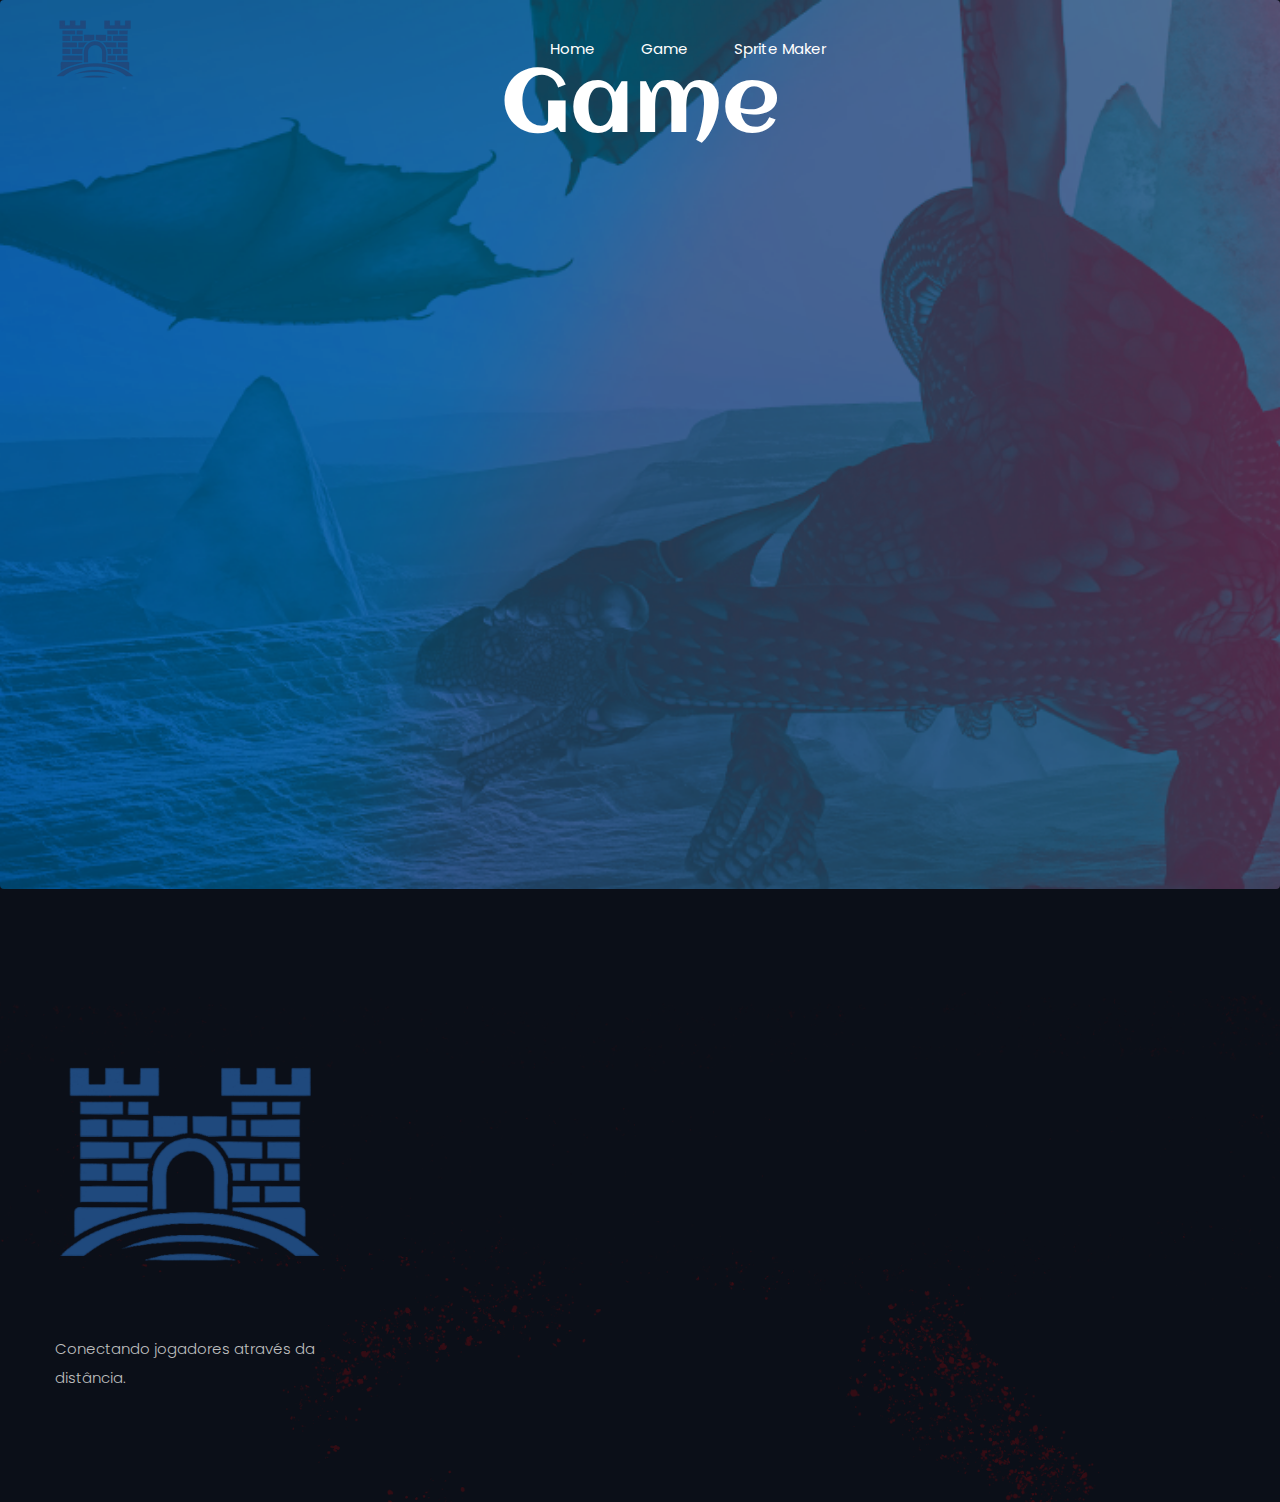
<file: fighter.html>
<!doctype html>
<html lang="zxx">

<head>
    <!-- Required meta tags -->
    <meta charset="utf-8">
    <meta name="viewport" content="width=device-width, initial-scale=1, shrink-to-fit=no">
    <title>gaming</title>
    <link rel="icon" href="img/favicon.png">
    <!-- Bootstrap CSS -->
    <link rel="stylesheet" href="css/bootstrap.min.css">
    <!-- animate CSS -->
    <link rel="stylesheet" href="css/animate.css">
    <!-- owl carousel CSS -->
    <link rel="stylesheet" href="css/owl.carousel.min.css">
    <!-- font awesome CSS -->
    <link rel="stylesheet" href="css/all.css">
    <!-- flaticon CSS -->
    <link rel="stylesheet" href="css/flaticon.css">
    <link rel="stylesheet" href="css/themify-icons.css">
    <!-- font awesome CSS -->
    <link rel="stylesheet" href="css/magnific-popup.css">
    <!-- swiper CSS -->
    <link rel="stylesheet" href="css/slick.css">
    <!-- style CSS -->
    <link rel="stylesheet" href="css/style.css">
</head>

<body>
    <div class="body_bg">
        <!--::header part start::-->
        <header class="main_menu single_page_menu">
            <div class="container">
                <div class="row align-items-center">
                    <div class="col-lg-12">
                        <nav class="navbar navbar-expand-lg navbar-light">
                            <a class="navbar-brand" href="index.html"> <img src="img/logo.png" alt="logo" style="width: 80px"> </a>
                            <button class="navbar-toggler" type="button" data-toggle="collapse"
                                data-target="#navbarSupportedContent" aria-controls="navbarSupportedContent"
                                aria-expanded="false" aria-label="Toggle navigation">
                                <span class="menu_icon"><i class="fas fa-bars"></i></span>
                            </button>

                            <div class="collapse navbar-collapse main-menu-item" id="navbarSupportedContent">
                                <ul class="navbar-nav">
                                    <li class="nav-item">
                                        <a class="nav-link" href="index.html">Home</a>
                                    </li>
                                    <li class="nav-item">
                                        <a class="nav-link" href="fighter.html">Game</a>
                                    </li>
                                    <li class="nav-item">
                                        <a class="nav-link" href="team.html">Sprite Maker</a>
                                    </li>
                                    <!-- <li class="nav-item dropdown">
                                        <a class="nav-link dropdown-toggle" href="blog.html" id="navbarDropdown"
                                            role="button" data-toggle="dropdown" aria-haspopup="true"
                                            aria-expanded="false">
                                            Blog
                                        </a>
                                        <div class="dropdown-menu" aria-labelledby="navbarDropdown">
                                            <a class="dropdown-item" href="blog.html"> blog</a>
                                            <a class="dropdown-item" href="single-blog.html">Single blog</a>
                                        </div>
                                    </li>
                                    <li class="nav-item dropdown">
                                        <a class="nav-link dropdown-toggle" href="blog.html" id="navbarDropdown1"
                                            role="button" data-toggle="dropdown" aria-haspopup="true"
                                            aria-expanded="false">
                                            pages
                                        </a>
                                        <div class="dropdown-menu" aria-labelledby="navbarDropdown1">
                                            <a class="dropdown-item" href="elements.html">Elements</a>
                                        </div>
                                    </li>
                                    <li class="nav-item">
                                        <a class="nav-link" href="contact.html">Contact</a>
                                    </li> -->
                                </ul>
                            </div>
                            <!-- <a href="#" class="btn_1 d-none d-sm-block">Install Now</a> -->
                        </nav>
                    </div>
                </div>
            </div>
        </header>
        <!-- Header part end-->

        <!-- breadcrumb start-->
        <section class="breadcrumb breadcrumb_bg">
            <div class="container">
                <div class="row">
                    <div class="col-lg-12">
                        <div class="breadcrumb_iner text-center" style="height: 200px;">
                            <div class="breadcrumb_iner_item">
                                <h2>Game</h2>
                            </div>
                        </div>
                        <iframe
                        class="col-12"
                        style="aspect-ratio: 16/9; border: none;"
                        src="https://rpg.bigbridge.com.br/">
                        </iframe>
                    </div>
                </div>
            </div>
        </section>
        <!-- breadcrumb start-->

        <!--::client logo part end::-->
        <!-- <section class="client_logo">
            <div class="container">
                <div class="row align-items-center">
                    <div class="col-lg-12">
                        <div class="client_logo_slider owl-carousel d-flex justify-content-between">
                            <div class="single_client_logo">
                                <img src="img/client_logo/client_logo_1.png" alt="">
                            </div>
                            <div class="single_client_logo">
                                <img src="img/client_logo/client_logo_2.png" alt="">
                            </div>
                            <div class="single_client_logo">
                                <img src="img/client_logo/client_logo_3.png" alt="">
                            </div>
                            <div class="single_client_logo">
                                <img src="img/client_logo/client_logo_4.png" alt="">
                            </div>
                            <div class="single_client_logo">
                                <img src="img/client_logo/client_logo_5.png" alt="">
                            </div>
                            <div class="single_client_logo">
                                <img src="img/client_logo/client_logo_1.png" alt="">
                            </div>
                            <div class="single_client_logo">
                                <img src="img/client_logo/client_logo_2.png" alt="">
                            </div>
                        </div>
                    </div>
                </div>
            </div>
        </section> -->
        <!--::client logo part end::-->

        <!-- gallery_part part start-->
        <!-- <section class="gallery_part section_padding">
            <div class="container">
                <div class="row justify-content-center">
                    <div class="col-xl-5">
                        <div class="section_tittle text-center">
                            <h2>All Fighter</h2>
                        </div>
                    </div>
                </div>
                <div class="row">
                    <div class="col-xl-12">
                        <div class="gallery_part_item">
                            <div class="grid">
                                <div class="grid-sizer"></div>
                                <a href="img/gallery/gallery_item_1.png"
                                    class="grid-item bg_img img-gal grid-item--height-1"
                                    style="background-image: url('img/gallery/gallery_item_1.png')">
                                    <div class="single_gallery_item">
                                        <div class="single_gallery_item_iner">
                                            <div class="gallery_item_text">
                                                <i class="ti-zoom-in"></i>
                                            </div>
                                        </div>
                                    </div>
                                </a>
                                <a href="img/gallery/gallery_item_2.png" class="grid-item bg_img img-gal"
                                    style="background-image: url('img/gallery/gallery_item_2.png')">
                                    <div class="single_gallery_item">
                                        <div class="single_gallery_item_iner">
                                            <div class="gallery_item_text">
                                                <i class="ti-zoom-in"></i>
                                            </div>
                                        </div>
                                    </div>
                                </a>
                                <a href="img/gallery/gallery_item_3.png" class="grid-item bg_img img-gal"
                                    style="background-image: url('img/gallery/gallery_item_3.png')">
                                    <div class="single_gallery_item">
                                        <div class="single_gallery_item_iner">
                                            <div class="gallery_item_text">
                                                <i class="ti-zoom-in"></i>
                                            </div>
                                        </div>
                                    </div>
                                </a>
                                <a href="img/gallery/gallery_item_5.png"
                                    class="grid-item bg_img img-gal grid-item--height-2"
                                    style="background-image: url('img/gallery/gallery_item_5.png')">
                                    <div class="single_gallery_item">
                                        <div class="single_gallery_item_iner">
                                            <div class="gallery_item_text">
                                                <i class="ti-zoom-in"></i>
                                            </div>
                                        </div>
                                    </div>
                                </a>
                                <a href="img/gallery/gallery_item_7.png"
                                    class="grid-item bg_img img-gal grid-item--height-2"
                                    style="background-image: url('img/gallery/gallery_item_7.png')">
                                    <div class="single_gallery_item">
                                        <div class="single_gallery_item_iner">
                                            <div class="gallery_item_text">
                                                <i class="ti-zoom-in"></i>
                                            </div>
                                        </div>
                                    </div>
                                </a>
                                <a href="img/gallery/gallery_item_6.png"
                                    class="grid-item bg_img img-gal grid-item--width-1"
                                    style="background-image: url('img/gallery/gallery_item_6.png')">
                                    <div class="single_gallery_item">
                                        <div class="single_gallery_item_iner">
                                            <div class="gallery_item_text">
                                                <i class="ti-zoom-in"></i>
                                            </div>
                                        </div>
                                    </div>
                                </a>
                                <a href="img/gallery/gallery_item_4.png"
                                    class="grid-item bg_img img-gal sm_weight  grid-item--height-1"
                                    style="background-image: url('img/gallery/gallery_item_4.png')">
                                    <div class="single_gallery_item">
                                        <div class="single_gallery_item_iner">
                                            <div class="gallery_item_text">
                                                <i class="ti-zoom-in"></i>
                                            </div>
                                        </div>
                                    </div>
                                </a>
                            </div>
                        </div>
                    </div>
                </div>
            </div>
        </section> -->
        <!-- gallery_part part end-->

        <!-- use sasu part end-->
        <!-- <section class="upcomming_war">
            <div class="container">
                <div class="row justify-content-center">
                    <div class="col-lg-8">
                        <div class="section_tittle text-center">
                            <h2>Upcoming Fighter</h2>
                        </div>
                    </div>
                </div>
                <div class="upcomming_war_iner">
                    <div class="row justify-content-center align-items-center h-100">
                        <div class="col-10 col-sm-5 col-lg-3">
                            <div class="upcomming_war_counter text-center">
                                <h2>Dark Dragon</h2>
                                <div id="timer" class="d-flex justify-content-between">
                                    <div id="days"></div>
                                    <div id="hours"></div>
                                </div>
                            </div>
                        </div>
                    </div>
                </div>
            </div>
        </section> -->
        <!-- use sasu part end-->

        <!--::footer_part start::-->
        <footer class="footer_part">
            <div class="footer_top">
                <div class="container">
                    <div class="row">
                        <div class="col-sm-6 col-lg-3">
                            <div class="single_footer_part">
                                <a href="index.html" class="footer_logo_iner"> <img src="img/logo.png" alt="#"> </a>
                                <p>Conectando jogadores através da distância.
                                </p>
                            </div>
                        </div>
                        <!-- <div class="col-sm-6 col-lg-3">
                            <div class="single_footer_part">
                                <h4>Contact Info</h4>
                                <p>Address : Your address goes
                                    here, your demo address.
                                    Bangladesh.</p>
                                <p>Phone : +8880 44338899</p>
                                <p>Email : info@colorlib.com</p>
                            </div>
                        </div>
                        <div class="col-sm-6 col-lg-3">
                            <div class="single_footer_part">
                                <h4>Important Link</h4>
                                <ul class="list-unstyled">
                                    <li><a href=""> WHMCS-bridge</a></li>
                                    <li><a href="">Search Domain</a></li>
                                    <li><a href="">My Account</a></li>
                                    <li><a href="">Shopping Cart</a></li>
                                    <li><a href="">Our Shop</a></li>
                                </ul>
                            </div>
                        </div>
                        <div class="col-sm-6 col-lg-3">
                            <div class="single_footer_part">
                                <h4>Newsletter</h4>
                                <p>Heaven fruitful doesn't over lesser in days. Appear creeping seasons deve behold
                                    bearing
                                    days
                                    open
                                </p>
                                <div id="mc_embed_signup">
                                    <form target="_blank"
                                        action="https://spondonit.us12.list-manage.com/subscribe/post?u=1462626880ade1ac87bd9c93a&amp;id=92a4423d01"
                                        method="get" class="subscribe_form relative mail_part">
                                        <input type="email" name="email" id="newsletter-form-email"
                                            placeholder="Email Address" class="placeholder hide-on-focus"
                                            onfocus="this.placeholder = ''"
                                            onblur="this.placeholder = ' Email Address '">
                                        <button type="submit" name="submit" id="newsletter-submit"
                                            class="email_icon newsletter-submit button-contactForm"><i
                                                class="far fa-paper-plane"></i></button>
                                        <div class="mt-10 info"></div>
                                    </form>
                                </div>
                            </div>
                        </div> -->
                    </div>
                </div>
            </div>
            <!-- <div class="copygight_text">
                <div class="container">
                    <div class="row align-items-center">
                        <div class="col-lg-8">
                            <div class="copyright_text">
                                <P> Link back to Colorlib can't be removed. Template is licensed under CC BY 3.0. -->
<!-- Link back to Colorlib can't be removed. Template is licensed under CC BY 3.0.</P>
                            </div>
                        </div>
                        <div class="col-lg-4">
                            <div class="footer_icon social_icon">
                                <ul class="list-unstyled">
                                    <li><a href="#" class="single_social_icon"><i class="fab fa-facebook-f"></i></a>
                                    </li>
                                    <li><a href="#" class="single_social_icon"><i class="fab fa-twitter"></i></a></li>
                                    <li><a href="#" class="single_social_icon"><i class="fas fa-globe"></i></a></li>
                                    <li><a href="#" class="single_social_icon"><i class="fab fa-behance"></i></a></li>
                                </ul>
                            </div>
                        </div>
                    </div>
                </div>
            </div> -->
        </footer>
        <!--::footer_part end::-->
    </div>


    <!-- jquery plugins here-->
    <script src="js/jquery-1.12.1.min.js"></script>
    <!-- popper js -->
    <script src="js/popper.min.js"></script>
    <!-- bootstrap js -->
    <script src="js/bootstrap.min.js"></script>
    <!-- easing js -->
    <script src="js/jquery.magnific-popup.js"></script>
    <!-- swiper js -->
    <script src="js/swiper.min.js"></script>
    <!-- swiper js -->
    <script src="js/masonry.pkgd.js"></script>
    <!-- particles js -->
    <script src="js/owl.carousel.min.js"></script>
    <script src="js/jquery.nice-select.min.js"></script>
    <!-- slick js -->
    <script src="js/slick.min.js"></script>
    <script src="js/jquery.counterup.min.js"></script>
    <script src="js/waypoints.min.js"></script>
    <script src="js/contact.js"></script>
    <script src="js/jquery.ajaxchimp.min.js"></script>
    <script src="js/jquery.form.js"></script>
    <script src="js/jquery.validate.min.js"></script>
    <script src="js/mail-script.js"></script>
    <!-- custom js -->
    <script src="js/custom.js"></script>
</body>

</html>
</file>
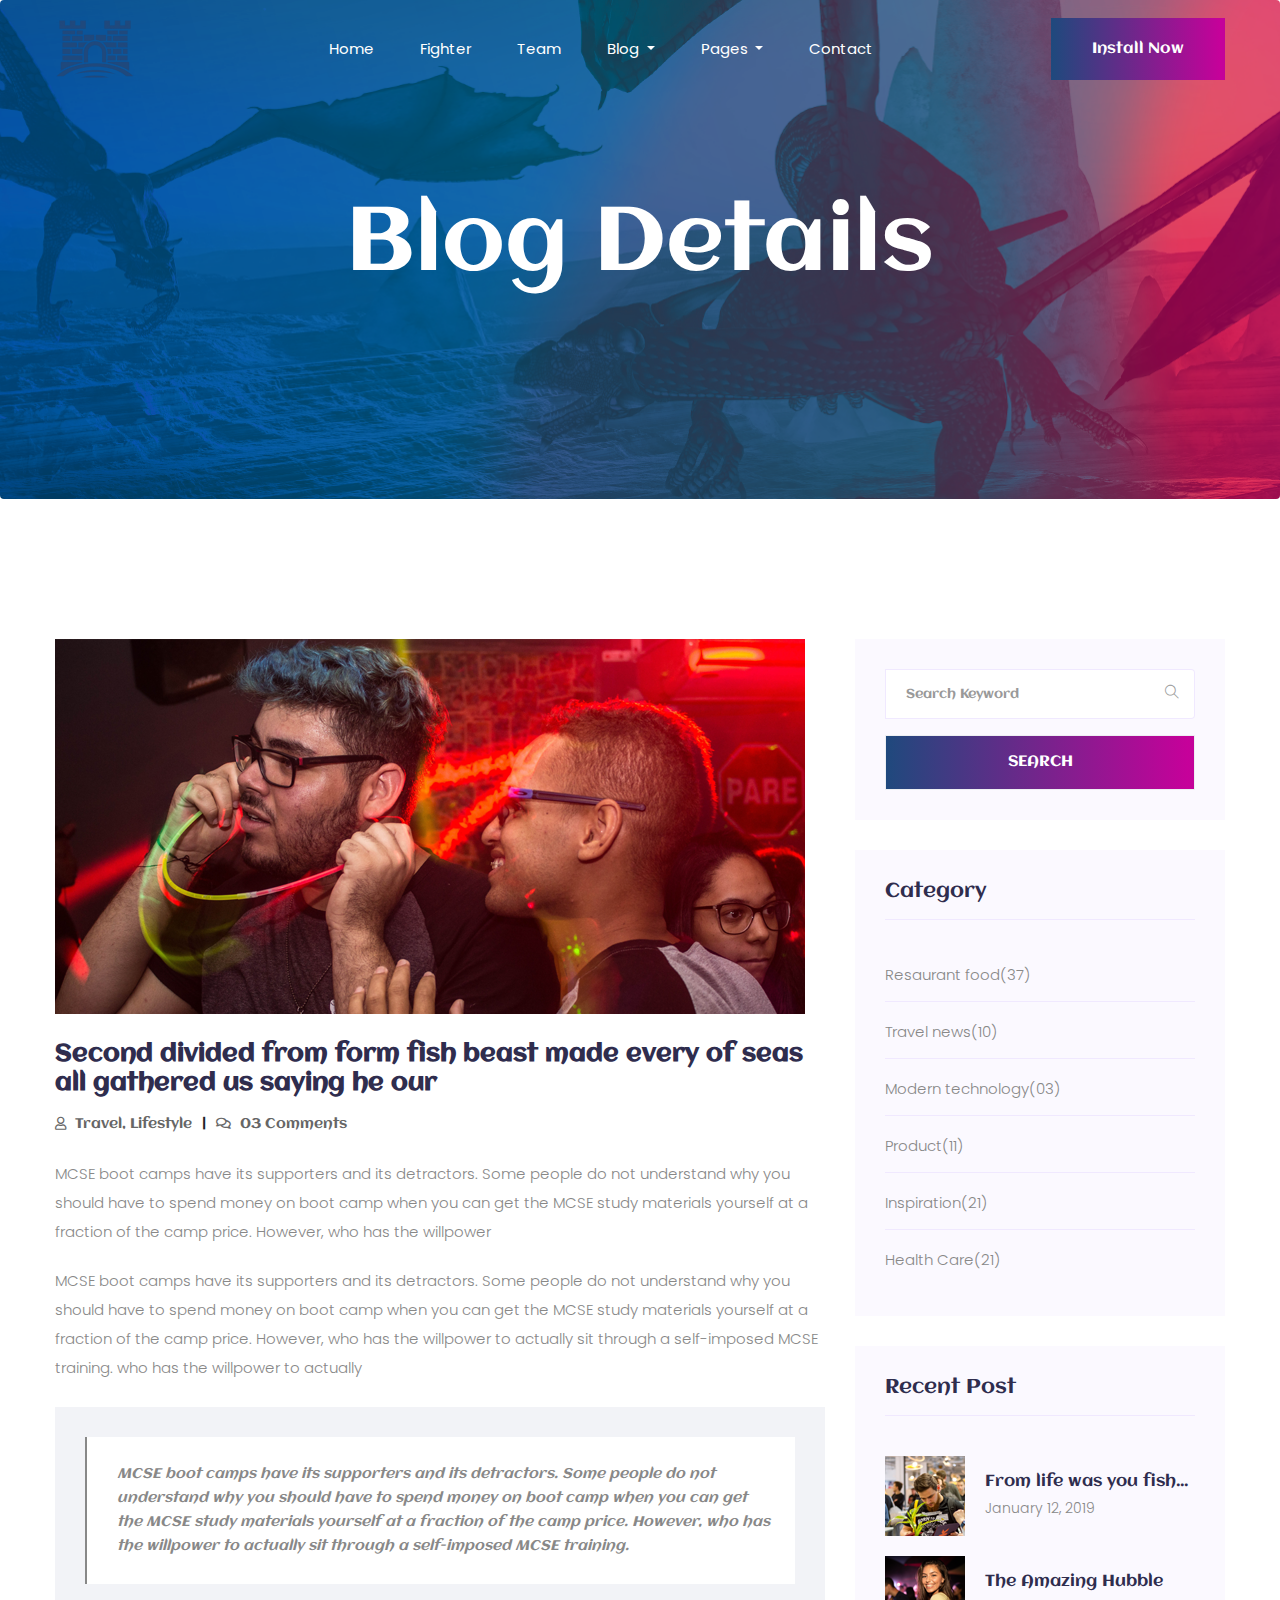
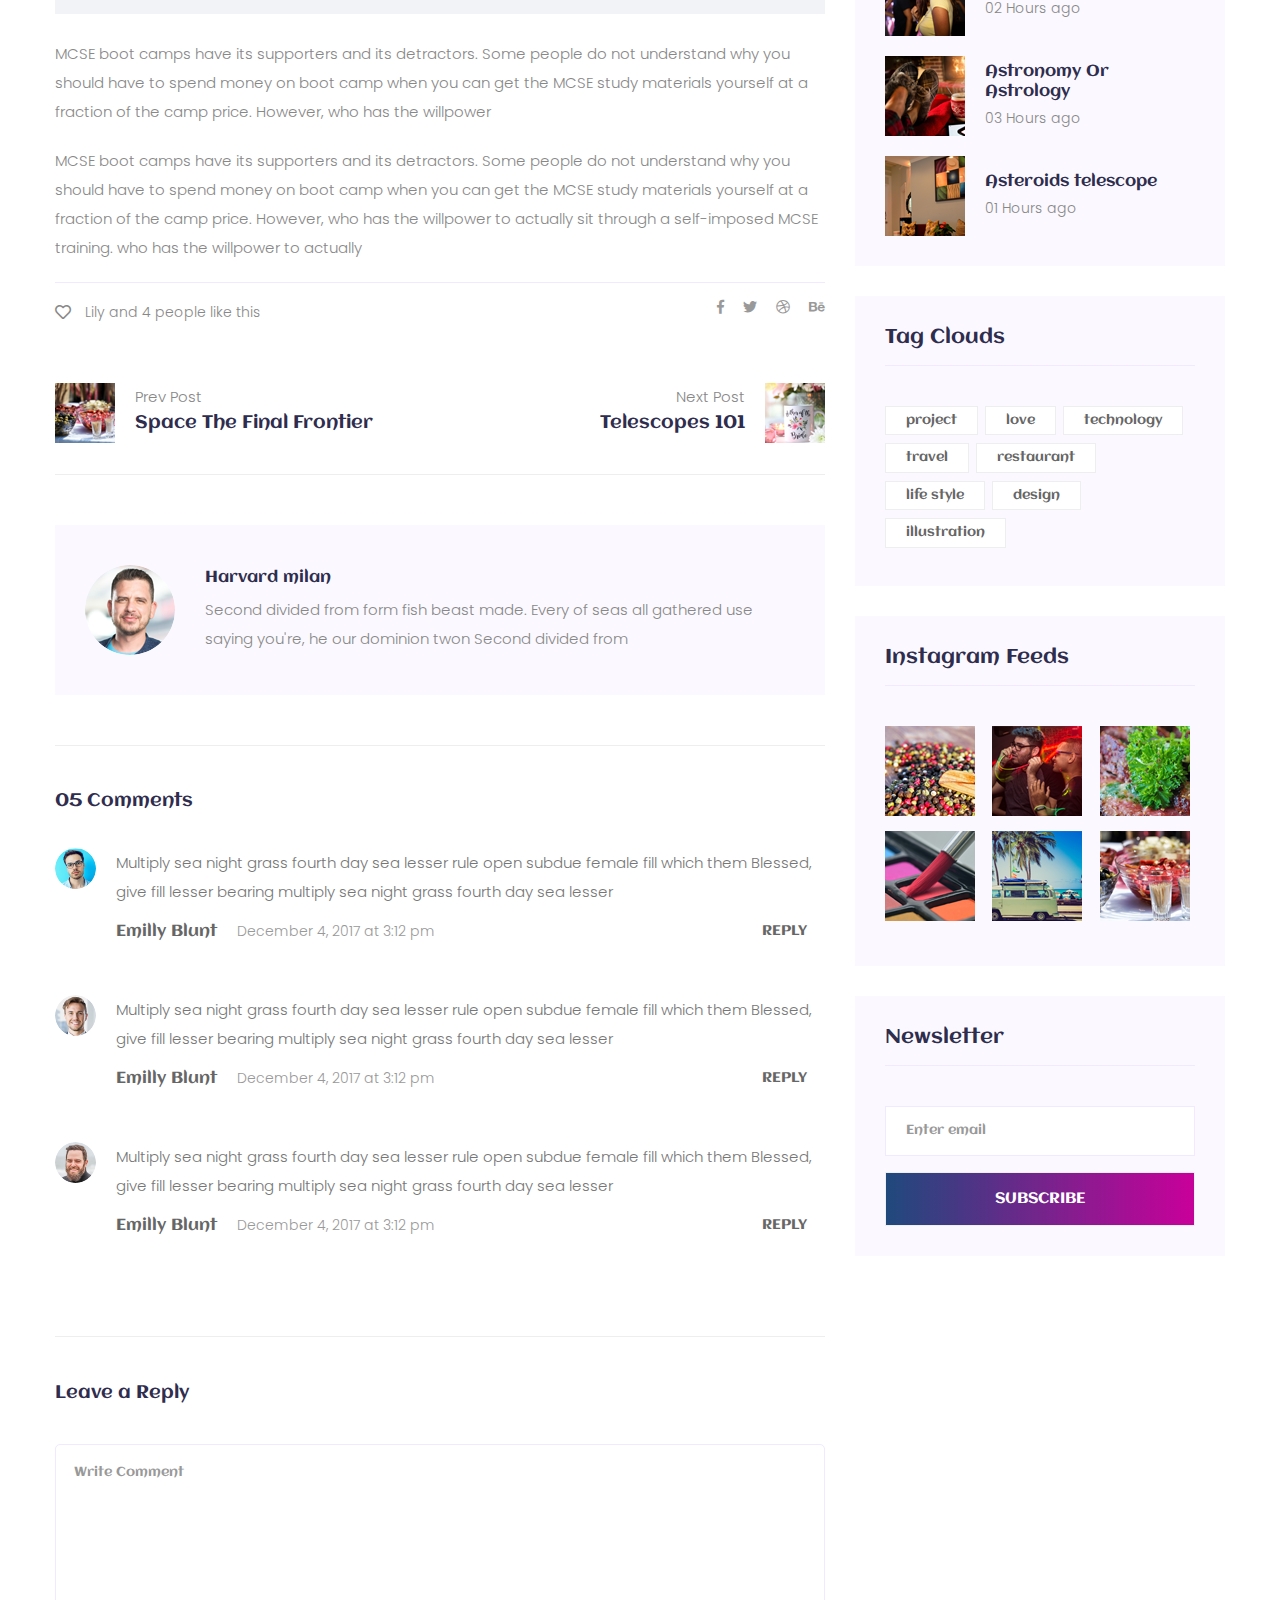
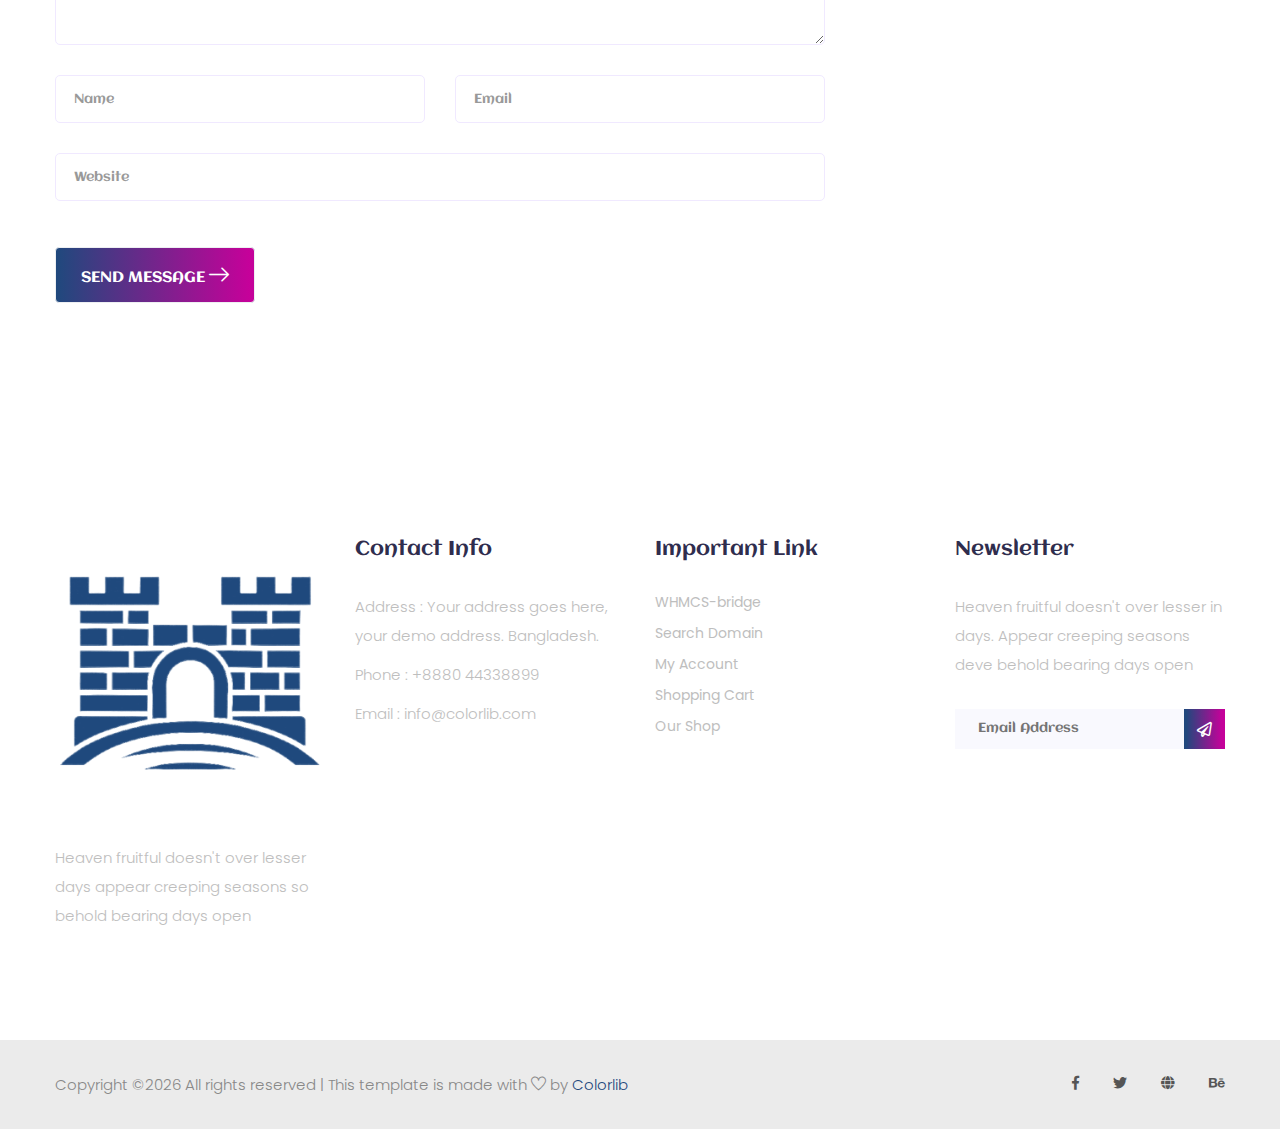
<file: single-blog.html>
<!doctype html>
<html lang="zxx">

<head>
   <!-- Required meta tags -->
   <meta charset="utf-8">
   <meta name="viewport" content="width=device-width, initial-scale=1, shrink-to-fit=no">
   <title>gaming</title>
   <link rel="icon" href="img/favicon.png">
   <!-- Bootstrap CSS -->
   <link rel="stylesheet" href="css/bootstrap.min.css">
   <!-- animate CSS -->
   <link rel="stylesheet" href="css/animate.css">
   <!-- owl carousel CSS -->
   <link rel="stylesheet" href="css/owl.carousel.min.css">
   <!-- font awesome CSS -->
   <link rel="stylesheet" href="css/all.css">
   <!-- flaticon CSS -->
   <link rel="stylesheet" href="css/flaticon.css">
   <link rel="stylesheet" href="css/themify-icons.css">
   <!-- font awesome CSS -->
   <link rel="stylesheet" href="css/magnific-popup.css">
   <!-- swiper CSS -->
   <link rel="stylesheet" href="css/slick.css">
   <!-- style CSS -->
   <link rel="stylesheet" href="css/style.css">
</head>

<body>
   <!--::header part start::-->
   <header class="main_menu single_page_menu">
      <div class="container">
         <div class="row align-items-center">
            <div class="col-lg-12">
               <nav class="navbar navbar-expand-lg navbar-light">
                  <a class="navbar-brand" href="index.html"> <img src="img/logo.png" alt="logo" style="width: 80px"> </a>
                  <button class="navbar-toggler" type="button" data-toggle="collapse"
                     data-target="#navbarSupportedContent" aria-controls="navbarSupportedContent" aria-expanded="false"
                     aria-label="Toggle navigation">
                     <span class="menu_icon"><i class="fas fa-bars"></i></span>
                  </button>
                  <div class="collapse navbar-collapse main-menu-item" id="navbarSupportedContent">
                     <ul class="navbar-nav">
                        <li class="nav-item">
                           <a class="nav-link" href="index.html">Home</a>
                        </li>
                        <li class="nav-item">
                           <a class="nav-link" href="fighter.html">fighter</a>
                        </li>
                        <li class="nav-item">
                           <a class="nav-link" href="team.html">team</a>
                        </li>
                        <li class="nav-item dropdown">
                           <a class="nav-link dropdown-toggle" href="blog.html" id="navbarDropdown" role="button"
                              data-toggle="dropdown" aria-haspopup="true" aria-expanded="false">
                              Blog
                           </a>
                           <div class="dropdown-menu" aria-labelledby="navbarDropdown">
                              <a class="dropdown-item" href="blog.html"> blog</a>
                              <a class="dropdown-item" href="single-blog.html">Single blog</a>
                           </div>
                        </li>
                        <li class="nav-item dropdown">
                           <a class="nav-link dropdown-toggle" href="blog.html" id="navbarDropdown1" role="button"
                              data-toggle="dropdown" aria-haspopup="true" aria-expanded="false">
                              pages
                           </a>
                           <div class="dropdown-menu" aria-labelledby="navbarDropdown1">
                              <a class="dropdown-item" href="elements.html">Elements</a>
                           </div>
                        </li>
                        <li class="nav-item">
                           <a class="nav-link" href="contact.html">Contact</a>
                        </li>
                     </ul>
                  </div>
                  <a href="#" class="btn_1 d-none d-sm-block">Install Now</a>
               </nav>
            </div>
         </div>
      </div>
   </header>
   <!-- Header part end-->

   <!-- breadcrumb start-->
   <section class="breadcrumb breadcrumb_bg">
      <div class="container">
         <div class="row">
            <div class="col-lg-12">
               <div class="breadcrumb_iner text-center">
                  <div class="breadcrumb_iner_item">
                     <h2>blog details</h2>
                  </div>
               </div>
            </div>
         </div>
      </div>
   </section>
   <!-- breadcrumb start-->

   <!--================Blog Area =================-->
   <section class="blog_area single-post-area section_padding">
      <div class="container">
         <div class="row">
            <div class="col-lg-8 posts-list">
               <div class="single-post">
                  <div class="feature-img">
                     <img class="img-fluid" src="img/blog/single_blog_1.png" alt="">
                  </div>
                  <div class="blog_details">
                     <h2>Second divided from form fish beast made every of seas
                        all gathered us saying he our
                     </h2>
                     <ul class="blog-info-link mt-3 mb-4">
                        <li><a href="#"><i class="far fa-user"></i> Travel, Lifestyle</a></li>
                        <li><a href="#"><i class="far fa-comments"></i> 03 Comments</a></li>
                     </ul>
                     <p class="excert">
                        MCSE boot camps have its supporters and its detractors. Some people do not understand why you
                        should have to spend money on boot camp when you can get the MCSE study materials yourself at a
                        fraction of the camp price. However, who has the willpower
                     </p>
                     <p>
                        MCSE boot camps have its supporters and its detractors. Some people do not understand why you
                        should have to spend money on boot camp when you can get the MCSE study materials yourself at a
                        fraction of the camp price. However, who has the willpower to actually sit through a
                        self-imposed MCSE training. who has the willpower to actually
                     </p>
                     <div class="quote-wrapper">
                        <div class="quotes">
                           MCSE boot camps have its supporters and its detractors. Some people do not understand why you
                           should have to spend money on boot camp when you can get the MCSE study materials yourself at
                           a fraction of the camp price. However, who has the willpower to actually sit through a
                           self-imposed MCSE training.
                        </div>
                     </div>
                     <p>
                        MCSE boot camps have its supporters and its detractors. Some people do not understand why you
                        should have to spend money on boot camp when you can get the MCSE study materials yourself at a
                        fraction of the camp price. However, who has the willpower
                     </p>
                     <p>
                        MCSE boot camps have its supporters and its detractors. Some people do not understand why you
                        should have to spend money on boot camp when you can get the MCSE study materials yourself at a
                        fraction of the camp price. However, who has the willpower to actually sit through a
                        self-imposed MCSE training. who has the willpower to actually
                     </p>
                  </div>
               </div>
               <div class="navigation-top">
                  <div class="d-sm-flex justify-content-between text-center">
                     <p class="like-info"><span class="align-middle"><i class="far fa-heart"></i></span> Lily and 4
                        people like this</p>
                     <div class="col-sm-4 text-center my-2 my-sm-0">
                        <!-- <p class="comment-count"><span class="align-middle"><i class="far fa-comment"></i></span> 06 Comments</p> -->
                     </div>
                     <ul class="social-icons">
                        <li><a href="#"><i class="fab fa-facebook-f"></i></a></li>
                        <li><a href="#"><i class="fab fa-twitter"></i></a></li>
                        <li><a href="#"><i class="fab fa-dribbble"></i></a></li>
                        <li><a href="#"><i class="fab fa-behance"></i></a></li>
                     </ul>
                  </div>
                  <div class="navigation-area">
                     <div class="row">
                        <div
                           class="col-lg-6 col-md-6 col-12 nav-left flex-row d-flex justify-content-start align-items-center">
                           <div class="thumb">
                              <a href="#">
                                 <img class="img-fluid" src="img/post/preview.png" alt="">
                              </a>
                           </div>
                           <div class="arrow">
                              <a href="#">
                                 <span class="lnr text-white ti-arrow-left"></span>
                              </a>
                           </div>
                           <div class="detials">
                              <p>Prev Post</p>
                              <a href="#">
                                 <h4>Space The Final Frontier</h4>
                              </a>
                           </div>
                        </div>
                        <div
                           class="col-lg-6 col-md-6 col-12 nav-right flex-row d-flex justify-content-end align-items-center">
                           <div class="detials">
                              <p>Next Post</p>
                              <a href="#">
                                 <h4>Telescopes 101</h4>
                              </a>
                           </div>
                           <div class="arrow">
                              <a href="#">
                                 <span class="lnr text-white ti-arrow-right"></span>
                              </a>
                           </div>
                           <div class="thumb">
                              <a href="#">
                                 <img class="img-fluid" src="img/post/next.png" alt="">
                              </a>
                           </div>
                        </div>
                     </div>
                  </div>
               </div>
               <div class="blog-author">
                  <div class="media align-items-center">
                     <img src="img/blog/author.png" alt="">
                     <div class="media-body">
                        <a href="#">
                           <h4>Harvard milan</h4>
                        </a>
                        <p>Second divided from form fish beast made. Every of seas all gathered use saying you're, he
                           our dominion twon Second divided from</p>
                     </div>
                  </div>
               </div>
               <div class="comments-area">
                  <h4>05 Comments</h4>
                  <div class="comment-list">
                     <div class="single-comment justify-content-between d-flex">
                        <div class="user justify-content-between d-flex">
                           <div class="thumb">
                              <img src="img/comment/comment_1.png" alt="">
                           </div>
                           <div class="desc">
                              <p class="comment">
                                 Multiply sea night grass fourth day sea lesser rule open subdue female fill which them
                                 Blessed, give fill lesser bearing multiply sea night grass fourth day sea lesser
                              </p>
                              <div class="d-flex justify-content-between">
                                 <div class="d-flex align-items-center">
                                    <h5>
                                       <a href="#">Emilly Blunt</a>
                                    </h5>
                                    <p class="date">December 4, 2017 at 3:12 pm </p>
                                 </div>
                                 <div class="reply-btn">
                                    <a href="#" class="btn-reply text-uppercase">reply</a>
                                 </div>
                              </div>
                           </div>
                        </div>
                     </div>
                  </div>
                  <div class="comment-list">
                     <div class="single-comment justify-content-between d-flex">
                        <div class="user justify-content-between d-flex">
                           <div class="thumb">
                              <img src="img/comment/comment_2.png" alt="">
                           </div>
                           <div class="desc">
                              <p class="comment">
                                 Multiply sea night grass fourth day sea lesser rule open subdue female fill which them
                                 Blessed, give fill lesser bearing multiply sea night grass fourth day sea lesser
                              </p>
                              <div class="d-flex justify-content-between">
                                 <div class="d-flex align-items-center">
                                    <h5>
                                       <a href="#">Emilly Blunt</a>
                                    </h5>
                                    <p class="date">December 4, 2017 at 3:12 pm </p>
                                 </div>
                                 <div class="reply-btn">
                                    <a href="#" class="btn-reply text-uppercase">reply</a>
                                 </div>
                              </div>
                           </div>
                        </div>
                     </div>
                  </div>
                  <div class="comment-list">
                     <div class="single-comment justify-content-between d-flex">
                        <div class="user justify-content-between d-flex">
                           <div class="thumb">
                              <img src="img/comment/comment_3.png" alt="">
                           </div>
                           <div class="desc">
                              <p class="comment">
                                 Multiply sea night grass fourth day sea lesser rule open subdue female fill which them
                                 Blessed, give fill lesser bearing multiply sea night grass fourth day sea lesser
                              </p>
                              <div class="d-flex justify-content-between">
                                 <div class="d-flex align-items-center">
                                    <h5>
                                       <a href="#">Emilly Blunt</a>
                                    </h5>
                                    <p class="date">December 4, 2017 at 3:12 pm </p>
                                 </div>
                                 <div class="reply-btn">
                                    <a href="#" class="btn-reply text-uppercase">reply</a>
                                 </div>
                              </div>
                           </div>
                        </div>
                     </div>
                  </div>
               </div>
               <div class="comment-form">
                  <h4>Leave a Reply</h4>
                  <form class="form-contact comment_form" action="#" id="commentForm">
                     <div class="row">
                        <div class="col-12">
                           <div class="form-group">
                              <textarea class="form-control w-100" name="comment" id="comment" cols="30" rows="9"
                                 placeholder="Write Comment"></textarea>
                           </div>
                        </div>
                        <div class="col-sm-6">
                           <div class="form-group">
                              <input class="form-control" name="name" id="name" type="text" placeholder="Name">
                           </div>
                        </div>
                        <div class="col-sm-6">
                           <div class="form-group">
                              <input class="form-control" name="email" id="email" type="email" placeholder="Email">
                           </div>
                        </div>
                        <div class="col-12">
                           <div class="form-group">
                              <input class="form-control" name="website" id="website" type="text" placeholder="Website">
                           </div>
                        </div>
                     </div>
                     <div class="form-group mt-3">
                        <button type="submit" class="button button-contactForm btn_1">Send Message <i
                              class="flaticon-right-arrow"></i> </button>
                     </div>
                  </form>
               </div>
            </div>
            <div class="col-lg-4">
               <div class="blog_right_sidebar">
                  <aside class="single_sidebar_widget search_widget">
                     <form action="#">
                        <div class="form-group">
                           <div class="input-group mb-3">
                              <input type="text" class="form-control" placeholder='Search Keyword'
                                 onfocus="this.placeholder = ''" onblur="this.placeholder = 'Search Keyword'">
                              <div class="input-group-append">
                                 <button class="btn" type="button"><i class="ti-search"></i></button>
                              </div>
                           </div>
                        </div>
                        <button class="button rounded-0 primary-bg text-white w-100 btn_1" type="submit">Search</button>
                     </form>
                  </aside>
                  <aside class="single_sidebar_widget post_category_widget">
                     <h4 class="widget_title">Category</h4>
                     <ul class="list cat-list">
                        <li>
                           <a href="#" class="d-flex">
                              <p>Resaurant food</p>
                              <p>(37)</p>
                           </a>
                        </li>
                        <li>
                           <a href="#" class="d-flex">
                              <p>Travel news</p>
                              <p>(10)</p>
                           </a>
                        </li>
                        <li>
                           <a href="#" class="d-flex">
                              <p>Modern technology</p>
                              <p>(03)</p>
                           </a>
                        </li>
                        <li>
                           <a href="#" class="d-flex">
                              <p>Product</p>
                              <p>(11)</p>
                           </a>
                        </li>
                        <li>
                           <a href="#" class="d-flex">
                              <p>Inspiration</p>
                              <p>(21)</p>
                           </a>
                        </li>
                        <li>
                           <a href="#" class="d-flex">
                              <p>Health Care</p>
                              <p>(21)</p>
                           </a>
                        </li>
                     </ul>
                  </aside>
                  <aside class="single_sidebar_widget popular_post_widget">
                     <h3 class="widget_title">Recent Post</h3>
                     <div class="media post_item">
                        <img src="img/post/post_1.png" alt="post">
                        <div class="media-body">
                           <a href="single-blog.html">
                              <h3>From life was you fish...</h3>
                           </a>
                           <p>January 12, 2019</p>
                        </div>
                     </div>
                     <div class="media post_item">
                        <img src="img/post/post_2.png" alt="post">
                        <div class="media-body">
                           <a href="single-blog.html">
                              <h3>The Amazing Hubble</h3>
                           </a>
                           <p>02 Hours ago</p>
                        </div>
                     </div>
                     <div class="media post_item">
                        <img src="img/post/post_3.png" alt="post">
                        <div class="media-body">
                           <a href="single-blog.html">
                              <h3>Astronomy Or Astrology</h3>
                           </a>
                           <p>03 Hours ago</p>
                        </div>
                     </div>
                     <div class="media post_item">
                        <img src="img/post/post_4.png" alt="post">
                        <div class="media-body">
                           <a href="single-blog.html">
                              <h3>Asteroids telescope</h3>
                           </a>
                           <p>01 Hours ago</p>
                        </div>
                     </div>
                  </aside>
                  <aside class="single_sidebar_widget tag_cloud_widget">
                     <h4 class="widget_title">Tag Clouds</h4>
                     <ul class="list">
                        <li>
                           <a href="#">project</a>
                        </li>
                        <li>
                           <a href="#">love</a>
                        </li>
                        <li>
                           <a href="#">technology</a>
                        </li>
                        <li>
                           <a href="#">travel</a>
                        </li>
                        <li>
                           <a href="#">restaurant</a>
                        </li>
                        <li>
                           <a href="#">life style</a>
                        </li>
                        <li>
                           <a href="#">design</a>
                        </li>
                        <li>
                           <a href="#">illustration</a>
                        </li>
                     </ul>
                  </aside>
                  <aside class="single_sidebar_widget instagram_feeds">
                     <h4 class="widget_title">Instagram Feeds</h4>
                     <ul class="instagram_row flex-wrap">
                        <li>
                           <a href="#">
                              <img class="img-fluid" src="img/post/post_5.png" alt="">
                           </a>
                        </li>
                        <li>
                           <a href="#">
                              <img class="img-fluid" src="img/post/post_6.png" alt="">
                           </a>
                        </li>
                        <li>
                           <a href="#">
                              <img class="img-fluid" src="img/post/post_7.png" alt="">
                           </a>
                        </li>
                        <li>
                           <a href="#">
                              <img class="img-fluid" src="img/post/post_8.png" alt="">
                           </a>
                        </li>
                        <li>
                           <a href="#">
                              <img class="img-fluid" src="img/post/post_9.png" alt="">
                           </a>
                        </li>
                        <li>
                           <a href="#">
                              <img class="img-fluid" src="img/post/post_10.png" alt="">
                           </a>
                        </li>
                     </ul>
                  </aside>
                  <aside class="single_sidebar_widget newsletter_widget">
                     <h4 class="widget_title">Newsletter</h4>
                     <form action="#">
                        <div class="form-group">
                           <input type="email" class="form-control" onfocus="this.placeholder = ''"
                              onblur="this.placeholder = 'Enter email'" placeholder='Enter email' required>
                        </div>
                        <button class="button rounded-0 primary-bg text-white w-100 btn_1"
                           type="submit">Subscribe</button>
                     </form>
                  </aside>
               </div>
            </div>
         </div>
      </div>
   </section>
   <!--================Blog Area end =================-->

   <!--::footer_part start::-->
   <footer class="footer_part black">
      <div class="footer_top">
         <div class="container">
            <div class="row">
               <div class="col-sm-6 col-lg-3">
                  <div class="single_footer_part">
                     <a href="index.html" class="footer_logo_iner"> <img src="img/logo.png" alt="#"> </a>
                     <p>Heaven fruitful doesn't over lesser days appear creeping seasons so behold bearing
                        days
                        open
                     </p>
                  </div>
               </div>
               <div class="col-sm-6 col-lg-3">
                  <div class="single_footer_part">
                     <h4>Contact Info</h4>
                     <p>Address : Your address goes
                        here, your demo address.
                        Bangladesh.</p>
                     <p>Phone : +8880 44338899</p>
                     <p>Email : info@colorlib.com</p>
                  </div>
               </div>
               <div class="col-sm-6 col-lg-3">
                  <div class="single_footer_part">
                     <h4>Important Link</h4>
                     <ul class="list-unstyled">
                        <li><a href=""> WHMCS-bridge</a></li>
                        <li><a href="">Search Domain</a></li>
                        <li><a href="">My Account</a></li>
                        <li><a href="">Shopping Cart</a></li>
                        <li><a href="">Our Shop</a></li>
                     </ul>
                  </div>
               </div>
               <div class="col-sm-6 col-lg-3">
                  <div class="single_footer_part">
                     <h4>Newsletter</h4>
                     <p>Heaven fruitful doesn't over lesser in days. Appear creeping seasons deve behold
                        bearing
                        days
                        open
                     </p>
                     <div id="mc_embed_signup">
                        <form target="_blank"
                           action="https://spondonit.us12.list-manage.com/subscribe/post?u=1462626880ade1ac87bd9c93a&amp;id=92a4423d01"
                           method="get" class="subscribe_form relative mail_part">
                           <input type="email" name="email" id="newsletter-form-email" placeholder="Email Address"
                              class="placeholder hide-on-focus" onfocus="this.placeholder = ''"
                              onblur="this.placeholder = ' Email Address '">
                           <button type="submit" name="submit" id="newsletter-submit"
                              class="email_icon newsletter-submit button-contactForm"><i
                                 class="far fa-paper-plane"></i></button>
                           <div class="mt-10 info"></div>
                        </form>
                     </div>
                  </div>
               </div>
            </div>
         </div>
      </div>
      <div class="copygight_text">
         <div class="container">
            <div class="row align-items-center">
               <div class="col-lg-8">
                  <div class="copyright_text">
                     <P><!-- Link back to Colorlib can't be removed. Template is licensed under CC BY 3.0. -->
Copyright &copy;<script>document.write(new Date().getFullYear());</script> All rights reserved | This template is made with <i class="ti-heart" aria-hidden="true"></i> by <a href="https://colorlib.com" target="_blank">Colorlib</a>
<!-- Link back to Colorlib can't be removed. Template is licensed under CC BY 3.0. --></P>
                  </div>
               </div>
               <div class="col-lg-4">
                  <div class="footer_icon social_icon">
                     <ul class="list-unstyled">
                        <li><a href="#" class="single_social_icon"><i class="fab fa-facebook-f"></i></a>
                        </li>
                        <li><a href="#" class="single_social_icon"><i class="fab fa-twitter"></i></a></li>
                        <li><a href="#" class="single_social_icon"><i class="fas fa-globe"></i></a></li>
                        <li><a href="#" class="single_social_icon"><i class="fab fa-behance"></i></a></li>
                     </ul>
                  </div>
               </div>
            </div>
         </div>
      </div>
   </footer>
   <!--::footer_part end::-->
   <!-- jquery plugins here-->
   <script src="js/jquery-1.12.1.min.js"></script>
   <!-- popper js -->
   <script src="js/popper.min.js"></script>
   <!-- bootstrap js -->
   <script src="js/bootstrap.min.js"></script>
   <!-- easing js -->
   <script src="js/jquery.magnific-popup.js"></script>
   <!-- swiper js -->
   <script src="js/swiper.min.js"></script>
   <!-- swiper js -->
   <script src="js/masonry.pkgd.js"></script>
   <!-- particles js -->
   <script src="js/owl.carousel.min.js"></script>
   <script src="js/jquery.nice-select.min.js"></script>
   <!-- slick js -->
   <script src="js/slick.min.js"></script>
   <script src="js/jquery.counterup.min.js"></script>
   <script src="js/waypoints.min.js"></script>
   <script src="js/contact.js"></script>
   <script src="js/jquery.ajaxchimp.min.js"></script>
   <script src="js/jquery.form.js"></script>
   <script src="js/jquery.validate.min.js"></script>
   <script src="js/mail-script.js"></script>
   <!-- custom js -->
   <script src="js/custom.js"></script>
</body>

</html>
</file>
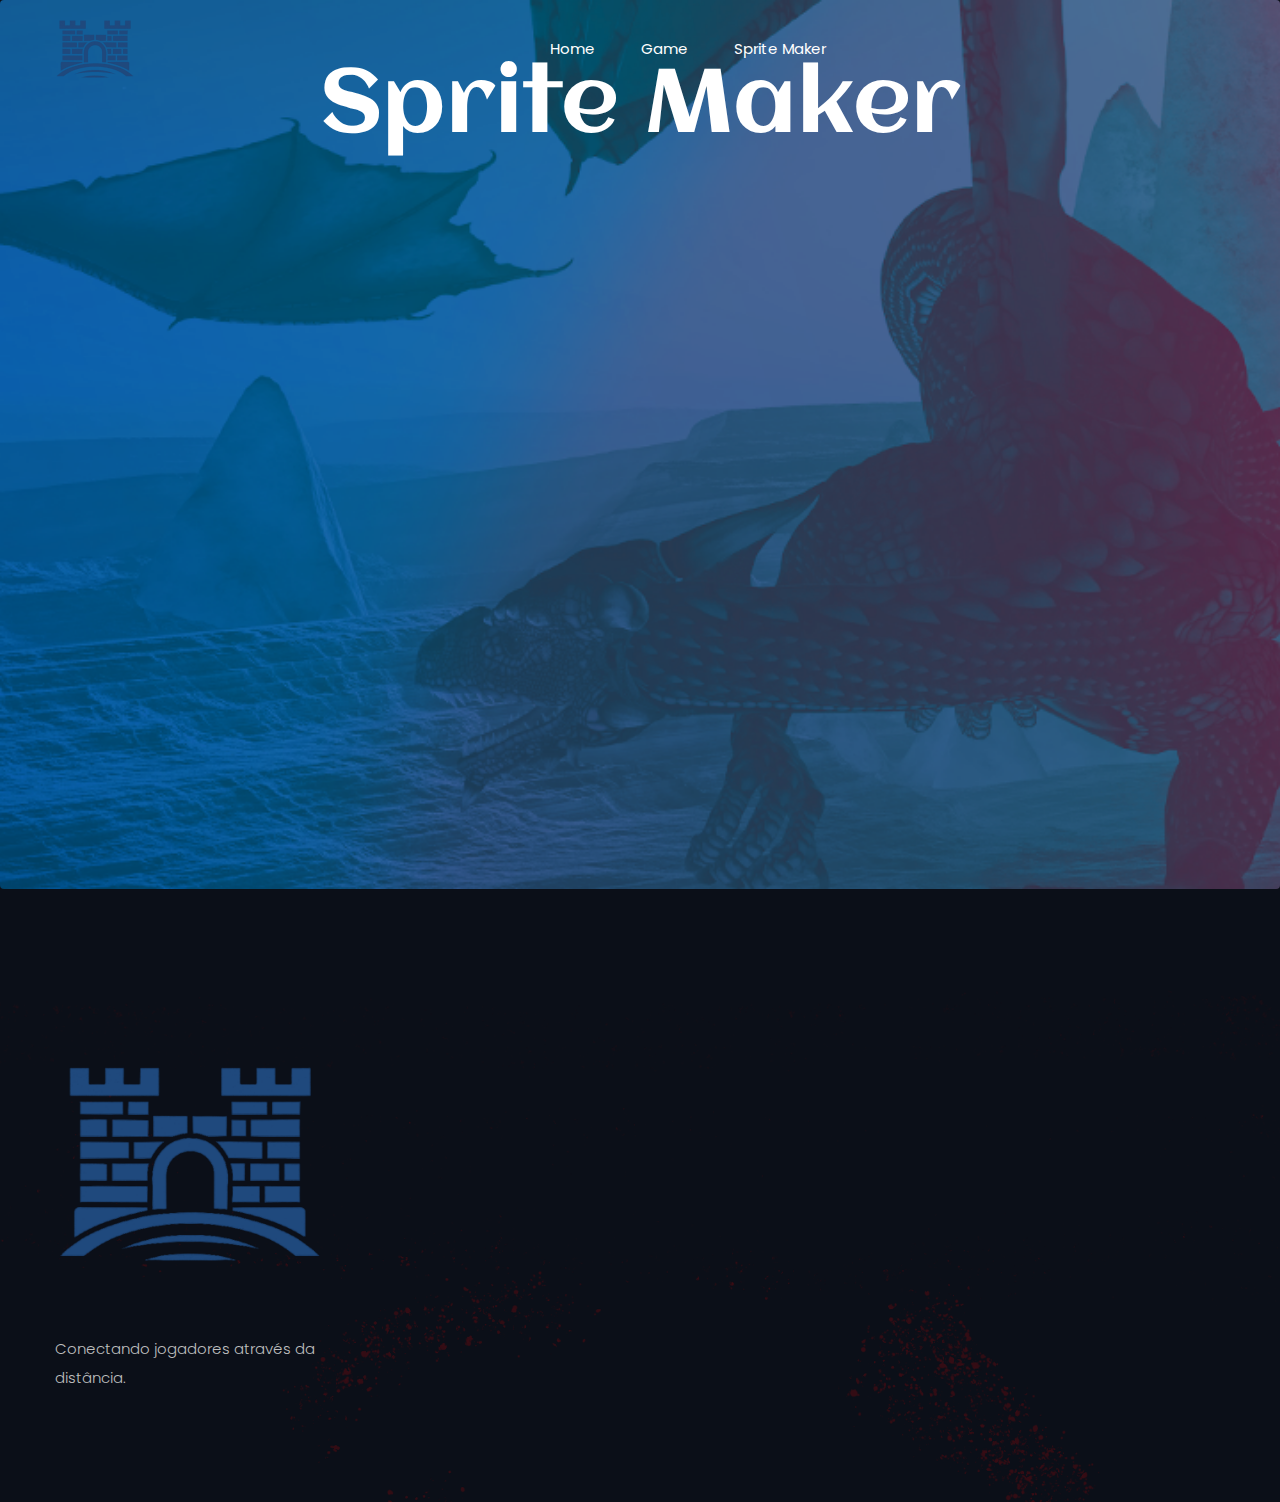
<file: team.html>
<!doctype html>
<html lang="zxx">

<head>
    <!-- Required meta tags -->
    <meta charset="utf-8">
    <meta name="viewport" content="width=device-width, initial-scale=1, shrink-to-fit=no">
    <title>gaming</title>
    <link rel="icon" href="img/favicon.png">
    <!-- Bootstrap CSS -->
    <link rel="stylesheet" href="css/bootstrap.min.css">
    <!-- animate CSS -->
    <link rel="stylesheet" href="css/animate.css">
    <!-- owl carousel CSS -->
    <link rel="stylesheet" href="css/owl.carousel.min.css">
    <!-- font awesome CSS -->
    <link rel="stylesheet" href="css/all.css">
    <!-- flaticon CSS -->
    <link rel="stylesheet" href="css/flaticon.css">
    <link rel="stylesheet" href="css/themify-icons.css">
    <!-- font awesome CSS -->
    <link rel="stylesheet" href="css/magnific-popup.css">
    <!-- swiper CSS -->
    <link rel="stylesheet" href="css/slick.css">
    <!-- style CSS -->
    <link rel="stylesheet" href="css/style.css">
</head>

<body>
    <div class="body_bg">
        <!--::header part start::-->
        <header class="main_menu single_page_menu">
            <div class="container">
                <div class="row align-items-center">
                    <div class="col-lg-12">
                        <nav class="navbar navbar-expand-lg navbar-light">
                            <a class="navbar-brand" href="index.html"> <img src="img/logo.png" alt="logo" style="width: 80px"> </a>
                            <button class="navbar-toggler" type="button" data-toggle="collapse"
                                data-target="#navbarSupportedContent" aria-controls="navbarSupportedContent"
                                aria-expanded="false" aria-label="Toggle navigation">
                                <span class="menu_icon"><i class="fas fa-bars"></i></span>
                            </button>

                            <div class="collapse navbar-collapse main-menu-item" id="navbarSupportedContent">
                                <ul class="navbar-nav">
                                    <li class="nav-item">
                                        <a class="nav-link" href="index.html">Home</a>
                                    </li>
                                    <li class="nav-item">
                                        <a class="nav-link" href="fighter.html">Game</a>
                                    </li>
                                    <li class="nav-item">
                                        <a class="nav-link" href="team.html">Sprite Maker</a>
                                    </li>
                                    <!-- <li class="nav-item dropdown">
                                        <a class="nav-link dropdown-toggle" href="blog.html" id="navbarDropdown"
                                            role="button" data-toggle="dropdown" aria-haspopup="true"
                                            aria-expanded="false">
                                            Blog
                                        </a>
                                        <div class="dropdown-menu" aria-labelledby="navbarDropdown">
                                            <a class="dropdown-item" href="blog.html"> blog</a>
                                            <a class="dropdown-item" href="single-blog.html">Single blog</a>
                                        </div>
                                    </li>
                                    <li class="nav-item dropdown">
                                        <a class="nav-link dropdown-toggle" href="blog.html" id="navbarDropdown1"
                                            role="button" data-toggle="dropdown" aria-haspopup="true"
                                            aria-expanded="false">
                                            pages
                                        </a>
                                        <div class="dropdown-menu" aria-labelledby="navbarDropdown1">
                                            <a class="dropdown-item" href="elements.html">Elements</a>
                                        </div>
                                    </li>
                                    <li class="nav-item">
                                        <a class="nav-link" href="contact.html">Contact</a>
                                    </li> -->
                                </ul>
                            </div>
                            <!-- <a href="#" class="btn_1 d-none d-sm-block">Install Now</a> -->
                        </nav>
                    </div>
                </div>
            </div>
        </header>
        <!-- Header part end-->

        <!-- breadcrumb start-->
        <section class="breadcrumb breadcrumb_bg">
            <div class="container">
                <div class="row">
                    <div class="col-lg-12">
                        <div class="breadcrumb_iner text-center" style="height: 200px;">
                            <div class="breadcrumb_iner_item">
                                <h2>Sprite Maker</h2>
                            </div>
                        </div>
                        <iframe
                        class="col-12"
                        style="aspect-ratio: 16/9; border: none;"
                        src="https://spritemaker.bigbridge.com.br/maker/#?body=Body_color_light&head=Human_male_ligho">
                        </iframe>
                    </div>
                </div>
            </div>
        </section>
        <!-- breadcrumb start-->

        <!--::client logo part end::-->
        <!-- <section class="client_logo">
            <div class="container">
                <div class="row align-items-center">
                    <div class="col-lg-12">
                        <div class="client_logo_slider owl-carousel d-flex justify-content-between">
                            <div class="single_client_logo">
                                <img src="img/client_logo/client_logo_1.png" alt="">
                            </div>
                            <div class="single_client_logo">
                                <img src="img/client_logo/client_logo_2.png" alt="">
                            </div>
                            <div class="single_client_logo">
                                <img src="img/client_logo/client_logo_3.png" alt="">
                            </div>
                            <div class="single_client_logo">
                                <img src="img/client_logo/client_logo_4.png" alt="">
                            </div>
                            <div class="single_client_logo">
                                <img src="img/client_logo/client_logo_5.png" alt="">
                            </div>
                            <div class="single_client_logo">
                                <img src="img/client_logo/client_logo_1.png" alt="">
                            </div>
                            <div class="single_client_logo">
                                <img src="img/client_logo/client_logo_2.png" alt="">
                            </div>
                        </div>
                    </div>
                </div>
            </div>
        </section> -->
        <!--::client logo part end::-->

        <!-- use sasu part end-->
        <!-- <section class="Latest_War padding_top">
            <div class="container">
                <div class="row justify-content-center">
                    <div class="col-lg-8">
                        <div class="section_tittle text-center">
                            <h2>Latest War Fight</h2>
                        </div>
                    </div>
                </div>
                <div class="row justify-content-center align-items-center">
                    <div class="col-lg-12">
                        <div class="Latest_War_text">
                            <div class="row justify-content-center align-items-center h-100">
                                <div class="col-lg-6">
                                    <div class="single_war_text text-center">
                                        <img src="img/favicon.png" alt="">
                                        <h4>Open War chalange</h4>
                                        <p>27 june , 2020</p>
                                        <a href="#">view fight</a>
                                        <div class="war_text_item d-flex justify-content-around align-items-center">
                                            <img src="img/war_logo_1.png" alt="">
                                            <h2>190<span>vs</span>189</h2>
                                            <img src="img/war_logo_2.png" alt="">
                                        </div>

                                    </div>
                                </div>
                            </div>
                            <a href="#" class="btn_2">Watch Tutorial</a>
                        </div>
                    </div>
                    <div class="col-lg-6">
                        <div class="latest_war_list">
                            <div class="single_war_text">
                                <div class="war_text_item d-flex justify-content-around align-items-center">
                                    <img src="img/war_logo_1.png" alt="">
                                    <h2>190<span>vs</span>189</h2>
                                    <img src="img/war_logo_2.png" alt="">
                                    <div class="war_date">
                                        <a href="#">27 june 2020</a>
                                        <p>Open War chalange</p>
                                    </div>
                                </div>
                            </div>
                            <div class="single_war_text">
                                <div class="war_text_item d-flex justify-content-around align-items-center">
                                    <img src="img/war_logo_1.png" alt="">
                                    <h2>190<span>vs</span>189</h2>
                                    <img src="img/war_logo_2.png" alt="">
                                    <div class="war_date">
                                        <a href="#">27 june 2020</a>
                                        <p>Open War chalange</p>
                                    </div>
                                </div>
                            </div>
                            <div class="single_war_text">
                                <div class="war_text_item d-flex justify-content-around align-items-center">
                                    <img src="img/war_logo_1.png" alt="">
                                    <h2>190<span>vs</span>189</h2>
                                    <img src="img/war_logo_2.png" alt="">
                                    <div class="war_date">
                                        <a href="#">27 june 2020</a>
                                        <p>Open War chalange</p>
                                    </div>
                                </div>
                            </div>
                            <div class="single_war_text">
                                <div class="war_text_item d-flex justify-content-around align-items-center">
                                    <img src="img/war_logo_1.png" alt="">
                                    <h2>190<span>vs</span>189</h2>
                                    <img src="img/war_logo_2.png" alt="">
                                    <div class="war_date">
                                        <a href="#">27 june 2020</a>
                                        <p>Open War chalange</p>
                                    </div>
                                </div>
                            </div>
                        </div>
                    </div>
                    <div class="col-lg-6">
                        <div class="Latest_War_text Latest_War_bg_1">
                            <div class="row justify-content-center align-items-center h-100">
                                <div class="col-lg-6">
                                    <div class="single_war_text text-center">
                                        <img src="img/favicon.png" alt="">
                                        <h4>Open War chalange</h4>
                                        <p>27 june , 2020</p>
                                        <a href="#">view fight</a>
                                        <div class="war_text_item d-flex justify-content-around align-items-center">
                                            <img src="img/war_logo_1.png" alt="">
                                            <h2>190<span>vs</span>189</h2>
                                            <img src="img/war_logo_2.png" alt="">
                                        </div>
                                    </div>
                                </div>
                            </div>
                            <a href="#" class="btn_2">Watch Tutorial</a>
                        </div>
                    </div>
                </div>
            </div>
        </section> -->
        <!-- use sasu part end-->

        <!--::about_us part start::-->
        <!-- <section class="live_stareams padding_bottom">
            <div class="container-fluid">
                <div class="row align-items-center justify-content-between">
                    <div class="col-md-3 offset-lg-1 offset-sm-1">
                        <div class="live_stareams_text">
                            <h2>live <br> stareams</h2>
                            <div class="btn_1">install now</div>
                        </div>
                    </div>
                    <div class="col-md-7 offset-sm-1">
                        <div class="live_stareams_slide owl-carousel">
                            <div class="live_stareams_slide_img">
                                <img src="img/live_streams_1.png" alt="">
                                <div class="extends_video">
                                    <a id="play-video_1" class="video-play-button popup-youtube"
                                        href="https://www.youtube.com/watch?v=pBFQdxA-apI">
                                        <span class="fas fa-play"></span>
                                    </a>
                                </div>
                            </div>
                            <div class="live_stareams_slide_img">
                                <img src="img/live_streams_2.png" alt="">
                                <div class="extends_video">
                                    <a id="play-video_1" class="video-play-button popup-youtube"
                                        href="https://www.youtube.com/watch?v=pBFQdxA-apI">
                                        <span class="fas fa-play"></span>
                                    </a>
                                </div>
                            </div>
                            <div class="live_stareams_slide_img">
                                <img src="img/live_streams_1.png" alt="">
                                <div class="extends_video">
                                    <a id="play-video_1" class="video-play-button popup-youtube"
                                        href="https://www.youtube.com/watch?v=pBFQdxA-apI">
                                        <span class="fas fa-play"></span>
                                    </a>
                                </div>
                            </div>
                            <div class="live_stareams_slide_img">
                                <img src="img/live_streams_2.png" alt="">
                                <div class="extends_video">
                                    <a id="play-video_1" class="video-play-button popup-youtube"
                                        href="https://www.youtube.com/watch?v=pBFQdxA-apI">
                                        <span class="fas fa-play"></span>
                                    </a>
                                </div>
                            </div>
                            <div class="live_stareams_slide_img">
                                <img src="img/live_streams_1.png" alt="">
                                <div class="extends_video">
                                    <a id="play-video_1" class="video-play-button popup-youtube"
                                        href="https://www.youtube.com/watch?v=pBFQdxA-apI">
                                        <span class="fas fa-play"></span>
                                    </a>
                                </div>
                            </div>
                            <div class="live_stareams_slide_img">
                                <img src="img/live_streams_2.png" alt="">
                                <div class="extends_video">
                                    <a id="play-video_1" class="video-play-button popup-youtube"
                                        href="https://www.youtube.com/watch?v=pBFQdxA-apI">
                                        <span class="fas fa-play"></span>
                                    </a>
                                </div>
                            </div>
                            <div class="live_stareams_slide_img">
                                <img src="img/live_streams_1.png" alt="">
                                <div class="extends_video">
                                    <a id="play-video_1" class="video-play-button popup-youtube"
                                        href="https://www.youtube.com/watch?v=pBFQdxA-apI">
                                        <span class="fas fa-play"></span>
                                    </a>
                                </div>
                            </div>
                            <div class="live_stareams_slide_img">
                                <img src="img/live_streams_2.png" alt="">
                                <div class="extends_video">
                                    <a id="play-video_1" class="video-play-button popup-youtube"
                                        href="https://www.youtube.com/watch?v=pBFQdxA-apI">
                                        <span class="fas fa-play"></span>
                                    </a>
                                </div>
                            </div>
                        </div>
                    </div>
                </div>
            </div>
        </section> -->
        <!--::about_us part end::-->

        <!--::footer_part start::-->
        <footer class="footer_part">
            <div class="footer_top">
                <div class="container">
                    <div class="row">
                        <div class="col-sm-6 col-lg-3">
                            <div class="single_footer_part">
                                <a href="index.html" class="footer_logo_iner"> <img src="img/logo.png" alt="#"> </a>
                                <p>Conectando jogadores através da distância.
                                </p>
                            </div>
                        </div>
                        <!-- <div class="col-sm-6 col-lg-3">
                            <div class="single_footer_part">
                                <h4>Contact Info</h4>
                                <p>Address : Your address goes
                                    here, your demo address.
                                    Bangladesh.</p>
                                <p>Phone : +8880 44338899</p>
                                <p>Email : info@colorlib.com</p>
                            </div>
                        </div>
                        <div class="col-sm-6 col-lg-3">
                            <div class="single_footer_part">
                                <h4>Important Link</h4>
                                <ul class="list-unstyled">
                                    <li><a href=""> WHMCS-bridge</a></li>
                                    <li><a href="">Search Domain</a></li>
                                    <li><a href="">My Account</a></li>
                                    <li><a href="">Shopping Cart</a></li>
                                    <li><a href="">Our Shop</a></li>
                                </ul>
                            </div>
                        </div>
                        <div class="col-sm-6 col-lg-3">
                            <div class="single_footer_part">
                                <h4>Newsletter</h4>
                                <p>Heaven fruitful doesn't over lesser in days. Appear creeping seasons deve behold
                                    bearing
                                    days
                                    open
                                </p>
                                <div id="mc_embed_signup">
                                    <form target="_blank"
                                        action="https://spondonit.us12.list-manage.com/subscribe/post?u=1462626880ade1ac87bd9c93a&amp;id=92a4423d01"
                                        method="get" class="subscribe_form relative mail_part">
                                        <input type="email" name="email" id="newsletter-form-email"
                                            placeholder="Email Address" class="placeholder hide-on-focus"
                                            onfocus="this.placeholder = ''"
                                            onblur="this.placeholder = ' Email Address '">
                                        <button type="submit" name="submit" id="newsletter-submit"
                                            class="email_icon newsletter-submit button-contactForm"><i
                                                class="far fa-paper-plane"></i></button>
                                        <div class="mt-10 info"></div>
                                    </form>
                                </div>
                            </div>
                        </div> -->
                    </div>
                </div>
            </div>
            <!-- <div class="copygight_text">
                <div class="container">
                    <div class="row align-items-center">
                        <div class="col-lg-8">
                            <div class="copyright_text">
                                <P> Link back to Colorlib can't be removed. Template is licensed under CC BY 3.0. -->
<!-- Link back to Colorlib can't be removed. Template is licensed under CC BY 3.0.</P>
                            </div>
                        </div>
                        <div class="col-lg-4">
                            <div class="footer_icon social_icon">
                                <ul class="list-unstyled">
                                    <li><a href="#" class="single_social_icon"><i class="fab fa-facebook-f"></i></a>
                                    </li>
                                    <li><a href="#" class="single_social_icon"><i class="fab fa-twitter"></i></a></li>
                                    <li><a href="#" class="single_social_icon"><i class="fas fa-globe"></i></a></li>
                                    <li><a href="#" class="single_social_icon"><i class="fab fa-behance"></i></a></li>
                                </ul>
                            </div>
                        </div>
                    </div>
                </div>
            </div> -->
        </footer>
        <!--::footer_part end::-->
    </div>

    <!-- jquery plugins here-->
    <script src="js/jquery-1.12.1.min.js"></script>
    <!-- popper js -->
    <script src="js/popper.min.js"></script>
    <!-- bootstrap js -->
    <script src="js/bootstrap.min.js"></script>
    <!-- easing js -->
    <script src="js/jquery.magnific-popup.js"></script>
    <!-- swiper js -->
    <script src="js/swiper.min.js"></script>
    <!-- swiper js -->
    <script src="js/masonry.pkgd.js"></script>
    <!-- particles js -->
    <script src="js/owl.carousel.min.js"></script>
    <script src="js/jquery.nice-select.min.js"></script>
    <!-- slick js -->
    <script src="js/slick.min.js"></script>
    <script src="js/jquery.counterup.min.js"></script>
    <script src="js/waypoints.min.js"></script>
    <script src="js/contact.js"></script>
    <script src="js/jquery.ajaxchimp.min.js"></script>
    <script src="js/jquery.form.js"></script>
    <script src="js/jquery.validate.min.js"></script>
    <script src="js/mail-script.js"></script>
    <!-- custom js -->
    <script src="js/custom.js"></script>
</body>

</html>
</file>
<file: css/flaticon.css>
/*
  	Flaticon icon font: Flaticon
  	Creation date: 13/06/2019 05:10
  	*/

@font-face {
  font-family: "Flaticon";
  src: url("../fonts/Flaticon.eot");
  src: url("../fonts/Flaticon.eot?#iefix") format("embedded-opentype"),
       url("../fonts/Flaticon.woff2") format("woff2"),
       url("../fonts/Flaticon.woff") format("woff"),
       url("../fonts/Flaticon.ttf") format("truetype"),
       url("../fonts/Flaticon.svg#Flaticon") format("svg");
  font-weight: normal;
  font-style: normal;
}

@media screen and (-webkit-min-device-pixel-ratio:0) {
  @font-face {
    font-family: "Flaticon";
    src: url("./Flaticon.svg#Flaticon") format("svg");
  }
}

[class^="flaticon-"]:before, [class*=" flaticon-"]:before,
[class^="flaticon-"]:after, [class*=" flaticon-"]:after {   
  font-family: Flaticon;
        font-size: 20px;
font-style: normal;
}

.flaticon-right-arrow:before { content: "\f100"; }
</file>
<file: css/themify-icons.css>
@font-face {
	font-family: 'themify';
	src:url('../fonts/themify.eot?-fvbane');
	src:url('../fonts/themify.eot?#iefix-fvbane') format('embedded-opentype'),
		url('../fonts/themify.woff?-fvbane') format('woff'),
		url('../fonts/themify.ttf?-fvbane') format('truetype'),
		url('../fonts/themify.svg?-fvbane#themify') format('svg');
	font-weight: normal;
	font-style: normal;
}

[class^="ti-"], [class*=" ti-"] {
	font-family: 'themify';
	speak: none;
	font-style: normal;
	font-weight: normal;
	font-variant: normal;
	text-transform: none;
	line-height: 1;

	/* Better Font Rendering =========== */
	-webkit-font-smoothing: antialiased;
	-moz-osx-font-smoothing: grayscale;
}

.ti-wand:before {
	content: "\e600";
}
.ti-volume:before {
	content: "\e601";
}
.ti-user:before {
	content: "\e602";
}
.ti-unlock:before {
	content: "\e603";
}
.ti-unlink:before {
	content: "\e604";
}
.ti-trash:before {
	content: "\e605";
}
.ti-thought:before {
	content: "\e606";
}
.ti-target:before {
	content: "\e607";
}
.ti-tag:before {
	content: "\e608";
}
.ti-tablet:before {
	content: "\e609";
}
.ti-star:before {
	content: "\e60a";
}
.ti-spray:before {
	content: "\e60b";
}
.ti-signal:before {
	content: "\e60c";
}
.ti-shopping-cart:before {
	content: "\e60d";
}
.ti-shopping-cart-full:before {
	content: "\e60e";
}
.ti-settings:before {
	content: "\e60f";
}
.ti-search:before {
	content: "\e610";
}
.ti-zoom-in:before {
	content: "\e611";
}
.ti-zoom-out:before {
	content: "\e612";
}
.ti-cut:before {
	content: "\e613";
}
.ti-ruler:before {
	content: "\e614";
}
.ti-ruler-pencil:before {
	content: "\e615";
}
.ti-ruler-alt:before {
	content: "\e616";
}
.ti-bookmark:before {
	content: "\e617";
}
.ti-bookmark-alt:before {
	content: "\e618";
}
.ti-reload:before {
	content: "\e619";
}
.ti-plus:before {
	content: "\e61a";
}
.ti-pin:before {
	content: "\e61b";
}
.ti-pencil:before {
	content: "\e61c";
}
.ti-pencil-alt:before {
	content: "\e61d";
}
.ti-paint-roller:before {
	content: "\e61e";
}
.ti-paint-bucket:before {
	content: "\e61f";
}
.ti-na:before {
	content: "\e620";
}
.ti-mobile:before {
	content: "\e621";
}
.ti-minus:before {
	content: "\e622";
}
.ti-medall:before {
	content: "\e623";
}
.ti-medall-alt:before {
	content: "\e624";
}
.ti-marker:before {
	content: "\e625";
}
.ti-marker-alt:before {
	content: "\e626";
}
.ti-arrow-up:before {
	content: "\e627";
}
.ti-arrow-right:before {
	content: "\e628";
}
.ti-arrow-left:before {
	content: "\e629";
}
.ti-arrow-down:before {
	content: "\e62a";
}
.ti-lock:before {
	content: "\e62b";
}
.ti-location-arrow:before {
	content: "\e62c";
}
.ti-link:before {
	content: "\e62d";
}
.ti-layout:before {
	content: "\e62e";
}
.ti-layers:before {
	content: "\e62f";
}
.ti-layers-alt:before {
	content: "\e630";
}
.ti-key:before {
	content: "\e631";
}
.ti-import:before {
	content: "\e632";
}
.ti-image:before {
	content: "\e633";
}
.ti-heart:before {
	content: "\e634";
}
.ti-heart-broken:before {
	content: "\e635";
}
.ti-hand-stop:before {
	content: "\e636";
}
.ti-hand-open:before {
	content: "\e637";
}
.ti-hand-drag:before {
	content: "\e638";
}
.ti-folder:before {
	content: "\e639";
}
.ti-flag:before {
	content: "\e63a";
}
.ti-flag-alt:before {
	content: "\e63b";
}
.ti-flag-alt-2:before {
	content: "\e63c";
}
.ti-eye:before {
	content: "\e63d";
}
.ti-export:before {
	content: "\e63e";
}
.ti-exchange-vertical:before {
	content: "\e63f";
}
.ti-desktop:before {
	content: "\e640";
}
.ti-cup:before {
	content: "\e641";
}
.ti-crown:before {
	content: "\e642";
}
.ti-comments:before {
	content: "\e643";
}
.ti-comment:before {
	content: "\e644";
}
.ti-comment-alt:before {
	content: "\e645";
}
.ti-close:before {
	content: "\e646";
}
.ti-clip:before {
	content: "\e647";
}
.ti-angle-up:before {
	content: "\e648";
}
.ti-angle-right:before {
	content: "\e649";
}
.ti-angle-left:before {
	content: "\e64a";
}
.ti-angle-down:before {
	content: "\e64b";
}
.ti-check:before {
	content: "\e64c";
}
.ti-check-box:before {
	content: "\e64d";
}
.ti-camera:before {
	content: "\e64e";
}
.ti-announcement:before {
	content: "\e64f";
}
.ti-brush:before {
	content: "\e650";
}
.ti-briefcase:before {
	content: "\e651";
}
.ti-bolt:before {
	content: "\e652";
}
.ti-bolt-alt:before {
	content: "\e653";
}
.ti-blackboard:before {
	content: "\e654";
}
.ti-bag:before {
	content: "\e655";
}
.ti-move:before {
	content: "\e656";
}
.ti-arrows-vertical:before {
	content: "\e657";
}
.ti-arrows-horizontal:before {
	content: "\e658";
}
.ti-fullscreen:before {
	content: "\e659";
}
.ti-arrow-top-right:before {
	content: "\e65a";
}
.ti-arrow-top-left:before {
	content: "\e65b";
}
.ti-arrow-circle-up:before {
	content: "\e65c";
}
.ti-arrow-circle-right:before {
	content: "\e65d";
}
.ti-arrow-circle-left:before {
	content: "\e65e";
}
.ti-arrow-circle-down:before {
	content: "\e65f";
}
.ti-angle-double-up:before {
	content: "\e660";
}
.ti-angle-double-right:before {
	content: "\e661";
}
.ti-angle-double-left:before {
	content: "\e662";
}
.ti-angle-double-down:before {
	content: "\e663";
}
.ti-zip:before {
	content: "\e664";
}
.ti-world:before {
	content: "\e665";
}
.ti-wheelchair:before {
	content: "\e666";
}
.ti-view-list:before {
	content: "\e667";
}
.ti-view-list-alt:before {
	content: "\e668";
}
.ti-view-grid:before {
	content: "\e669";
}
.ti-uppercase:before {
	content: "\e66a";
}
.ti-upload:before {
	content: "\e66b";
}
.ti-underline:before {
	content: "\e66c";
}
.ti-truck:before {
	content: "\e66d";
}
.ti-timer:before {
	content: "\e66e";
}
.ti-ticket:before {
	content: "\e66f";
}
.ti-thumb-up:before {
	content: "\e670";
}
.ti-thumb-down:before {
	content: "\e671";
}
.ti-text:before {
	content: "\e672";
}
.ti-stats-up:before {
	content: "\e673";
}
.ti-stats-down:before {
	content: "\e674";
}
.ti-split-v:before {
	content: "\e675";
}
.ti-split-h:before {
	content: "\e676";
}
.ti-smallcap:before {
	content: "\e677";
}
.ti-shine:before {
	content: "\e678";
}
.ti-shift-right:before {
	content: "\e679";
}
.ti-shift-left:before {
	content: "\e67a";
}
.ti-shield:before {
	content: "\e67b";
}
.ti-notepad:before {
	content: "\e67c";
}
.ti-server:before {
	content: "\e67d";
}
.ti-quote-right:before {
	content: "\e67e";
}
.ti-quote-left:before {
	content: "\e67f";
}
.ti-pulse:before {
	content: "\e680";
}
.ti-printer:before {
	content: "\e681";
}
.ti-power-off:before {
	content: "\e682";
}
.ti-plug:before {
	content: "\e683";
}
.ti-pie-chart:before {
	content: "\e684";
}
.ti-paragraph:before {
	content: "\e685";
}
.ti-panel:before {
	content: "\e686";
}
.ti-package:before {
	content: "\e687";
}
.ti-music:before {
	content: "\e688";
}
.ti-music-alt:before {
	content: "\e689";
}
.ti-mouse:before {
	content: "\e68a";
}
.ti-mouse-alt:before {
	content: "\e68b";
}
.ti-money:before {
	content: "\e68c";
}
.ti-microphone:before {
	content: "\e68d";
}
.ti-menu:before {
	content: "\e68e";
}
.ti-menu-alt:before {
	content: "\e68f";
}
.ti-map:before {
	content: "\e690";
}
.ti-map-alt:before {
	content: "\e691";
}
.ti-loop:before {
	content: "\e692";
}
.ti-location-pin:before {
	content: "\e693";
}
.ti-list:before {
	content: "\e694";
}
.ti-light-bulb:before {
	content: "\e695";
}
.ti-Italic:before {
	content: "\e696";
}
.ti-info:before {
	content: "\e697";
}
.ti-infinite:before {
	content: "\e698";
}
.ti-id-badge:before {
	content: "\e699";
}
.ti-hummer:before {
	content: "\e69a";
}
.ti-home:before {
	content: "\e69b";
}
.ti-help:before {
	content: "\e69c";
}
.ti-headphone:before {
	content: "\e69d";
}
.ti-harddrives:before {
	content: "\e69e";
}
.ti-harddrive:before {
	content: "\e69f";
}
.ti-gift:before {
	content: "\e6a0";
}
.ti-game:before {
	content: "\e6a1";
}
.ti-filter:before {
	content: "\e6a2";
}
.ti-files:before {
	content: "\e6a3";
}
.ti-file:before {
	content: "\e6a4";
}
.ti-eraser:before {
	content: "\e6a5";
}
.ti-envelope:before {
	content: "\e6a6";
}
.ti-download:before {
	content: "\e6a7";
}
.ti-direction:before {
	content: "\e6a8";
}
.ti-direction-alt:before {
	content: "\e6a9";
}
.ti-dashboard:before {
	content: "\e6aa";
}
.ti-control-stop:before {
	content: "\e6ab";
}
.ti-control-shuffle:before {
	content: "\e6ac";
}
.ti-control-play:before {
	content: "\e6ad";
}
.ti-control-pause:before {
	content: "\e6ae";
}
.ti-control-forward:before {
	content: "\e6af";
}
.ti-control-backward:before {
	content: "\e6b0";
}
.ti-cloud:before {
	content: "\e6b1";
}
.ti-cloud-up:before {
	content: "\e6b2";
}
.ti-cloud-down:before {
	content: "\e6b3";
}
.ti-clipboard:before {
	content: "\e6b4";
}
.ti-car:before {
	content: "\e6b5";
}
.ti-calendar:before {
	content: "\e6b6";
}
.ti-book:before {
	content: "\e6b7";
}
.ti-bell:before {
	content: "\e6b8";
}
.ti-basketball:before {
	content: "\e6b9";
}
.ti-bar-chart:before {
	content: "\e6ba";
}
.ti-bar-chart-alt:before {
	content: "\e6bb";
}
.ti-back-right:before {
	content: "\e6bc";
}
.ti-back-left:before {
	content: "\e6bd";
}
.ti-arrows-corner:before {
	content: "\e6be";
}
.ti-archive:before {
	content: "\e6bf";
}
.ti-anchor:before {
	content: "\e6c0";
}
.ti-align-right:before {
	content: "\e6c1";
}
.ti-align-left:before {
	content: "\e6c2";
}
.ti-align-justify:before {
	content: "\e6c3";
}
.ti-align-center:before {
	content: "\e6c4";
}
.ti-alert:before {
	content: "\e6c5";
}
.ti-alarm-clock:before {
	content: "\e6c6";
}
.ti-agenda:before {
	content: "\e6c7";
}
.ti-write:before {
	content: "\e6c8";
}
.ti-window:before {
	content: "\e6c9";
}
.ti-widgetized:before {
	content: "\e6ca";
}
.ti-widget:before {
	content: "\e6cb";
}
.ti-widget-alt:before {
	content: "\e6cc";
}
.ti-wallet:before {
	content: "\e6cd";
}
.ti-video-clapper:before {
	content: "\e6ce";
}
.ti-video-camera:before {
	content: "\e6cf";
}
.ti-vector:before {
	content: "\e6d0";
}
.ti-themify-logo:before {
	content: "\e6d1";
}
.ti-themify-favicon:before {
	content: "\e6d2";
}
.ti-themify-favicon-alt:before {
	content: "\e6d3";
}
.ti-support:before {
	content: "\e6d4";
}
.ti-stamp:before {
	content: "\e6d5";
}
.ti-split-v-alt:before {
	content: "\e6d6";
}
.ti-slice:before {
	content: "\e6d7";
}
.ti-shortcode:before {
	content: "\e6d8";
}
.ti-shift-right-alt:before {
	content: "\e6d9";
}
.ti-shift-left-alt:before {
	content: "\e6da";
}
.ti-ruler-alt-2:before {
	content: "\e6db";
}
.ti-receipt:before {
	content: "\e6dc";
}
.ti-pin2:before {
	content: "\e6dd";
}
.ti-pin-alt:before {
	content: "\e6de";
}
.ti-pencil-alt2:before {
	content: "\e6df";
}
.ti-palette:before {
	content: "\e6e0";
}
.ti-more:before {
	content: "\e6e1";
}
.ti-more-alt:before {
	content: "\e6e2";
}
.ti-microphone-alt:before {
	content: "\e6e3";
}
.ti-magnet:before {
	content: "\e6e4";
}
.ti-line-double:before {
	content: "\e6e5";
}
.ti-line-dotted:before {
	content: "\e6e6";
}
.ti-line-dashed:before {
	content: "\e6e7";
}
.ti-layout-width-full:before {
	content: "\e6e8";
}
.ti-layout-width-default:before {
	content: "\e6e9";
}
.ti-layout-width-default-alt:before {
	content: "\e6ea";
}
.ti-layout-tab:before {
	content: "\e6eb";
}
.ti-layout-tab-window:before {
	content: "\e6ec";
}
.ti-layout-tab-v:before {
	content: "\e6ed";
}
.ti-layout-tab-min:before {
	content: "\e6ee";
}
.ti-layout-slider:before {
	content: "\e6ef";
}
.ti-layout-slider-alt:before {
	content: "\e6f0";
}
.ti-layout-sidebar-right:before {
	content: "\e6f1";
}
.ti-layout-sidebar-none:before {
	content: "\e6f2";
}
.ti-layout-sidebar-left:before {
	content: "\e6f3";
}
.ti-layout-placeholder:before {
	content: "\e6f4";
}
.ti-layout-menu:before {
	content: "\e6f5";
}
.ti-layout-menu-v:before {
	content: "\e6f6";
}
.ti-layout-menu-separated:before {
	content: "\e6f7";
}
.ti-layout-menu-full:before {
	content: "\e6f8";
}
.ti-layout-media-right-alt:before {
	content: "\e6f9";
}
.ti-layout-media-right:before {
	content: "\e6fa";
}
.ti-layout-media-overlay:before {
	content: "\e6fb";
}
.ti-layout-media-overlay-alt:before {
	content: "\e6fc";
}
.ti-layout-media-overlay-alt-2:before {
	content: "\e6fd";
}
.ti-layout-media-left-alt:before {
	content: "\e6fe";
}
.ti-layout-media-left:before {
	content: "\e6ff";
}
.ti-layout-media-center-alt:before {
	content: "\e700";
}
.ti-layout-media-center:before {
	content: "\e701";
}
.ti-layout-list-thumb:before {
	content: "\e702";
}
.ti-layout-list-thumb-alt:before {
	content: "\e703";
}
.ti-layout-list-post:before {
	content: "\e704";
}
.ti-layout-list-large-image:before {
	content: "\e705";
}
.ti-layout-line-solid:before {
	content: "\e706";
}
.ti-layout-grid4:before {
	content: "\e707";
}
.ti-layout-grid3:before {
	content: "\e708";
}
.ti-layout-grid2:before {
	content: "\e709";
}
.ti-layout-grid2-thumb:before {
	content: "\e70a";
}
.ti-layout-cta-right:before {
	content: "\e70b";
}
.ti-layout-cta-left:before {
	content: "\e70c";
}
.ti-layout-cta-center:before {
	content: "\e70d";
}
.ti-layout-cta-btn-right:before {
	content: "\e70e";
}
.ti-layout-cta-btn-left:before {
	content: "\e70f";
}
.ti-layout-column4:before {
	content: "\e710";
}
.ti-layout-column3:before {
	content: "\e711";
}
.ti-layout-column2:before {
	content: "\e712";
}
.ti-layout-accordion-separated:before {
	content: "\e713";
}
.ti-layout-accordion-merged:before {
	content: "\e714";
}
.ti-layout-accordion-list:before {
	content: "\e715";
}
.ti-ink-pen:before {
	content: "\e716";
}
.ti-info-alt:before {
	content: "\e717";
}
.ti-help-alt:before {
	content: "\e718";
}
.ti-headphone-alt:before {
	content: "\e719";
}
.ti-hand-point-up:before {
	content: "\e71a";
}
.ti-hand-point-right:before {
	content: "\e71b";
}
.ti-hand-point-left:before {
	content: "\e71c";
}
.ti-hand-point-down:before {
	content: "\e71d";
}
.ti-gallery:before {
	content: "\e71e";
}
.ti-face-smile:before {
	content: "\e71f";
}
.ti-face-sad:before {
	content: "\e720";
}
.ti-credit-card:before {
	content: "\e721";
}
.ti-control-skip-forward:before {
	content: "\e722";
}
.ti-control-skip-backward:before {
	content: "\e723";
}
.ti-control-record:before {
	content: "\e724";
}
.ti-control-eject:before {
	content: "\e725";
}
.ti-comments-smiley:before {
	content: "\e726";
}
.ti-brush-alt:before {
	content: "\e727";
}
.ti-youtube:before {
	content: "\e728";
}
.ti-vimeo:before {
	content: "\e729";
}
.ti-twitter:before {
	content: "\e72a";
}
.ti-time:before {
	content: "\e72b";
}
.ti-tumblr:before {
	content: "\e72c";
}
.ti-skype:before {
	content: "\e72d";
}
.ti-share:before {
	content: "\e72e";
}
.ti-share-alt:before {
	content: "\e72f";
}
.ti-rocket:before {
	content: "\e730";
}
.ti-pinterest:before {
	content: "\e731";
}
.ti-new-window:before {
	content: "\e732";
}
.ti-microsoft:before {
	content: "\e733";
}
.ti-list-ol:before {
	content: "\e734";
}
.ti-linkedin:before {
	content: "\e735";
}
.ti-layout-sidebar-2:before {
	content: "\e736";
}
.ti-layout-grid4-alt:before {
	content: "\e737";
}
.ti-layout-grid3-alt:before {
	content: "\e738";
}
.ti-layout-grid2-alt:before {
	content: "\e739";
}
.ti-layout-column4-alt:before {
	content: "\e73a";
}
.ti-layout-column3-alt:before {
	content: "\e73b";
}
.ti-layout-column2-alt:before {
	content: "\e73c";
}
.ti-instagram:before {
	content: "\e73d";
}
.ti-google:before {
	content: "\e73e";
}
.ti-github:before {
	content: "\e73f";
}
.ti-flickr:before {
	content: "\e740";
}
.ti-facebook:before {
	content: "\e741";
}
.ti-dropbox:before {
	content: "\e742";
}
.ti-dribbble:before {
	content: "\e743";
}
.ti-apple:before {
	content: "\e744";
}
.ti-android:before {
	content: "\e745";
}
.ti-save:before {
	content: "\e746";
}
.ti-save-alt:before {
	content: "\e747";
}
.ti-yahoo:before {
	content: "\e748";
}
.ti-wordpress:before {
	content: "\e749";
}
.ti-vimeo-alt:before {
	content: "\e74a";
}
.ti-twitter-alt:before {
	content: "\e74b";
}
.ti-tumblr-alt:before {
	content: "\e74c";
}
.ti-trello:before {
	content: "\e74d";
}
.ti-stack-overflow:before {
	content: "\e74e";
}
.ti-soundcloud:before {
	content: "\e74f";
}
.ti-sharethis:before {
	content: "\e750";
}
.ti-sharethis-alt:before {
	content: "\e751";
}
.ti-reddit:before {
	content: "\e752";
}
.ti-pinterest-alt:before {
	content: "\e753";
}
.ti-microsoft-alt:before {
	content: "\e754";
}
.ti-linux:before {
	content: "\e755";
}
.ti-jsfiddle:before {
	content: "\e756";
}
.ti-joomla:before {
	content: "\e757";
}
.ti-html5:before {
	content: "\e758";
}
.ti-flickr-alt:before {
	content: "\e759";
}
.ti-email:before {
	content: "\e75a";
}
.ti-drupal:before {
	content: "\e75b";
}
.ti-dropbox-alt:before {
	content: "\e75c";
}
.ti-css3:before {
	content: "\e75d";
}
.ti-rss:before {
	content: "\e75e";
}
.ti-rss-alt:before {
	content: "\e75f";
}
</file>
<file: css/style.css>
/**************** extend css start ****************/
@import url("https://fonts.googleapis.com/css?family=Aclonica|Poppins:300,400,500,600&display=swap");
/* line 2, ../../01 cl html template/03_jun 2019/186_Gaiming_html/sass/_extends.scss */
.btn_1, .live_stareams .live_stareams_slide .live_stareams_slide_img:after, .Latest_War .Latest_War_text:after, .gallery_part .single_gallery_item .single_gallery_item_iner:after, .footer_part .single_footer_part .mail_part .email_icon {
  background-image: -webkit-gradient(linear, right top, left top, from(#1F497D), color-stop(51%, #c6019a), to(#1F497D));
  background-image: -webkit-linear-gradient(right, #1F497D 0%, #c6019a 51%, #1F497D 100%);
  background-image: -o-linear-gradient(right, #1F497D 0%, #c6019a 51%, #1F497D 100%);
  background-image: linear-gradient(to left, #1F497D 0%, #c6019a 51%, #1F497D 100%);
}

/* line 8, ../../01 cl html template/03_jun 2019/186_Gaiming_html/sass/_extends.scss */
.main_menu .main-menu-item .nav-item a:before {
  background-image: -webkit-gradient(linear, right top, left top, from(#c6019a), to(#1F497D));
  background-image: -webkit-linear-gradient(right, #c6019a 0%, #1F497D 100%);
  background-image: -o-linear-gradient(right, #c6019a 0%, #1F497D 100%);
  background-image: linear-gradient(to left, #c6019a 0%, #1F497D 100%);
}

/* line 14, ../../01 cl html template/03_jun 2019/186_Gaiming_html/sass/_extends.scss */
.cta_part .banner_btn_1:hover, .cta_part .banner_btn_2:hover {
  background-image: -webkit-gradient(linear, right top, left top, from(#57ddff), color-stop(51%, #57ddff), to(#57ddff));
  background-image: -webkit-linear-gradient(right, #57ddff 0%, #57ddff 51%, #57ddff 100%);
  background-image: -o-linear-gradient(right, #57ddff 0%, #57ddff 51%, #57ddff 100%);
  background-image: linear-gradient(to left, #57ddff 0%, #57ddff 51%, #57ddff 100%);
}

/* line 26, ../../01 cl html template/03_jun 2019/186_Gaiming_html/sass/_extends.scss */
.single_page_menu .main-menu-item .nav-item a:before {
  background: -moz-linear-gradient(16deg, #000 0%, #000 100%);
  background: -webkit-linear-gradient(16deg, #000 0%, #000 100%);
  background: -ms-linear-gradient(16deg, #000 0%, #000 100%);
}

/**************** extend css start ****************/
/**************** common css start ****************/
/* line 3, ../../01 cl html template/03_jun 2019/186_Gaiming_html/sass/_common.scss */
body {
  font-family: "Aclonica", sans-serif;
  padding: 0;
  margin: 0;
  font-size: 14px;
}

/* line 9, ../../01 cl html template/03_jun 2019/186_Gaiming_html/sass/_common.scss */
.message_submit_form:focus {
  outline: none;
}

/* line 12, ../../01 cl html template/03_jun 2019/186_Gaiming_html/sass/_common.scss */
input:hover, input:focus {
  outline: none !important;
}

/* line 15, ../../01 cl html template/03_jun 2019/186_Gaiming_html/sass/_common.scss */
.gray_bg {
  background-color: #f7f7f7;
}

/* line 18, ../../01 cl html template/03_jun 2019/186_Gaiming_html/sass/_common.scss */
.section_padding {
  padding: 140px 0px;
}

@media only screen and (min-width: 992px) and (max-width: 1200px) {
  /* line 18, ../../01 cl html template/03_jun 2019/186_Gaiming_html/sass/_common.scss */
  .section_padding {
    padding: 100px 0px;
  }
}

@media only screen and (min-width: 768px) and (max-width: 991px) {
  /* line 18, ../../01 cl html template/03_jun 2019/186_Gaiming_html/sass/_common.scss */
  .section_padding {
    padding: 70px 0px;
  }
}

@media (max-width: 576px) {
  /* line 18, ../../01 cl html template/03_jun 2019/186_Gaiming_html/sass/_common.scss */
  .section_padding {
    padding: 70px 0px;
  }
}

@media only screen and (min-width: 576px) and (max-width: 767px) {
  /* line 18, ../../01 cl html template/03_jun 2019/186_Gaiming_html/sass/_common.scss */
  .section_padding {
    padding: 70px 0px;
  }
}

/* line 33, ../../01 cl html template/03_jun 2019/186_Gaiming_html/sass/_common.scss */
.single_padding_top {
  padding-top: 140px !important;
}

@media only screen and (min-width: 992px) and (max-width: 1200px) {
  /* line 33, ../../01 cl html template/03_jun 2019/186_Gaiming_html/sass/_common.scss */
  .single_padding_top {
    padding-top: 70px !important;
  }
}

@media only screen and (min-width: 768px) and (max-width: 991px) {
  /* line 33, ../../01 cl html template/03_jun 2019/186_Gaiming_html/sass/_common.scss */
  .single_padding_top {
    padding-top: 70px !important;
  }
}

@media (max-width: 576px) {
  /* line 33, ../../01 cl html template/03_jun 2019/186_Gaiming_html/sass/_common.scss */
  .single_padding_top {
    padding-top: 70px !important;
  }
}

@media only screen and (min-width: 576px) and (max-width: 767px) {
  /* line 33, ../../01 cl html template/03_jun 2019/186_Gaiming_html/sass/_common.scss */
  .single_padding_top {
    padding-top: 100px !important;
  }
}

/* line 48, ../../01 cl html template/03_jun 2019/186_Gaiming_html/sass/_common.scss */
.padding_top {
  padding-top: 140px;
}

@media only screen and (min-width: 992px) and (max-width: 1200px) {
  /* line 48, ../../01 cl html template/03_jun 2019/186_Gaiming_html/sass/_common.scss */
  .padding_top {
    padding-top: 100px;
  }
}

@media only screen and (min-width: 768px) and (max-width: 991px) {
  /* line 48, ../../01 cl html template/03_jun 2019/186_Gaiming_html/sass/_common.scss */
  .padding_top {
    padding-top: 70px;
  }
}

@media (max-width: 576px) {
  /* line 48, ../../01 cl html template/03_jun 2019/186_Gaiming_html/sass/_common.scss */
  .padding_top {
    padding-top: 70px;
  }
}

@media only screen and (min-width: 576px) and (max-width: 767px) {
  /* line 48, ../../01 cl html template/03_jun 2019/186_Gaiming_html/sass/_common.scss */
  .padding_top {
    padding-top: 70px;
  }
}

/* line 63, ../../01 cl html template/03_jun 2019/186_Gaiming_html/sass/_common.scss */
.padding_bottom {
  padding-bottom: 140px;
}

@media only screen and (min-width: 992px) and (max-width: 1200px) {
  /* line 63, ../../01 cl html template/03_jun 2019/186_Gaiming_html/sass/_common.scss */
  .padding_bottom {
    padding-bottom: 100px;
  }
}

@media only screen and (min-width: 768px) and (max-width: 991px) {
  /* line 63, ../../01 cl html template/03_jun 2019/186_Gaiming_html/sass/_common.scss */
  .padding_bottom {
    padding-bottom: 70px;
  }
}

@media (max-width: 576px) {
  /* line 63, ../../01 cl html template/03_jun 2019/186_Gaiming_html/sass/_common.scss */
  .padding_bottom {
    padding-bottom: 70px;
  }
}

@media only screen and (min-width: 576px) and (max-width: 767px) {
  /* line 63, ../../01 cl html template/03_jun 2019/186_Gaiming_html/sass/_common.scss */
  .padding_bottom {
    padding-bottom: 70px;
  }
}

/* line 78, ../../01 cl html template/03_jun 2019/186_Gaiming_html/sass/_common.scss */
a {
  text-decoration: none;
  -webkit-transition: 0.5s;
  transition: 0.5s;
}

/* line 81, ../../01 cl html template/03_jun 2019/186_Gaiming_html/sass/_common.scss */
a:hover {
  outline: none;
  text-decoration: none;
}

/* line 87, ../../01 cl html template/03_jun 2019/186_Gaiming_html/sass/_common.scss */
h1, h2, h3, h4, h5, h6 {
  color: #fff;
  font-family: "Aclonica", sans-serif;
}

/* line 91, ../../01 cl html template/03_jun 2019/186_Gaiming_html/sass/_common.scss */
p {
  font-family: "Poppins", sans-serif;
  line-height: 29px;
  font-size: 15px;
  margin-bottom: 0px;
  color: #fff;
  font-weight: 300;
}

/* line 99, ../../01 cl html template/03_jun 2019/186_Gaiming_html/sass/_common.scss */
h2 {
  font-size: 44px;
  line-height: 28px;
  font-weight: 600;
  line-height: 1.222;
}

@media (max-width: 576px) {
  /* line 99, ../../01 cl html template/03_jun 2019/186_Gaiming_html/sass/_common.scss */
  h2 {
    font-size: 22px;
    line-height: 25px;
  }
}

@media only screen and (min-width: 576px) and (max-width: 767px) {
  /* line 99, ../../01 cl html template/03_jun 2019/186_Gaiming_html/sass/_common.scss */
  h2 {
    font-size: 24px;
    line-height: 25px;
  }
}

/* line 115, ../../01 cl html template/03_jun 2019/186_Gaiming_html/sass/_common.scss */
h3 {
  font-size: 24px;
  line-height: 25px;
}

@media (max-width: 576px) {
  /* line 115, ../../01 cl html template/03_jun 2019/186_Gaiming_html/sass/_common.scss */
  h3 {
    font-size: 20px;
  }
}

/* line 124, ../../01 cl html template/03_jun 2019/186_Gaiming_html/sass/_common.scss */
h5 {
  font-size: 18px;
  line-height: 22px;
}

/* line 129, ../../01 cl html template/03_jun 2019/186_Gaiming_html/sass/_common.scss */
img {
  max-width: 100%;
}

/* line 132, ../../01 cl html template/03_jun 2019/186_Gaiming_html/sass/_common.scss */
a:focus, .button:focus, button:focus, .btn:focus {
  text-decoration: none;
  outline: none;
  box-shadow: none;
  -webkit-transition: 1s;
  transition: 1s;
}

/* line 139, ../../01 cl html template/03_jun 2019/186_Gaiming_html/sass/_common.scss */
.section_tittle {
  margin-bottom: 80px;
}

@media (max-width: 991px) {
  /* line 139, ../../01 cl html template/03_jun 2019/186_Gaiming_html/sass/_common.scss */
  .section_tittle {
    margin-bottom: 40px;
  }
}

@media only screen and (min-width: 992px) and (max-width: 1200px) {
  /* line 139, ../../01 cl html template/03_jun 2019/186_Gaiming_html/sass/_common.scss */
  .section_tittle {
    margin-bottom: 50px;
  }
}

/* line 147, ../../01 cl html template/03_jun 2019/186_Gaiming_html/sass/_common.scss */
.section_tittle h2 {
  font-size: 45px;
  color: #fff;
  line-height: 50px;
  font-weight: 500;
  position: relative;
  margin-bottom: 28px;
}

@media (max-width: 576px) {
  /* line 147, ../../01 cl html template/03_jun 2019/186_Gaiming_html/sass/_common.scss */
  .section_tittle h2 {
    font-size: 25px;
    line-height: 35px;
    margin-bottom: 15px;
  }
}

@media only screen and (min-width: 576px) and (max-width: 767px) {
  /* line 147, ../../01 cl html template/03_jun 2019/186_Gaiming_html/sass/_common.scss */
  .section_tittle h2 {
    font-size: 25px;
    line-height: 35px;
    margin-bottom: 15px;
  }
}

@media only screen and (min-width: 768px) and (max-width: 991px) {
  /* line 147, ../../01 cl html template/03_jun 2019/186_Gaiming_html/sass/_common.scss */
  .section_tittle h2 {
    font-size: 30px;
    line-height: 40px;
    margin-bottom: 15px;
  }
}

@media only screen and (min-width: 992px) and (max-width: 1200px) {
  /* line 147, ../../01 cl html template/03_jun 2019/186_Gaiming_html/sass/_common.scss */
  .section_tittle h2 {
    font-size: 35px;
    line-height: 40px;
  }
}

/* line 175, ../../01 cl html template/03_jun 2019/186_Gaiming_html/sass/_common.scss */
.section_tittle p {
  text-transform: capitalize;
  line-height: 30px;
  font-family: "Poppins", sans-serif;
}

@media (max-width: 576px) {
  /* line 175, ../../01 cl html template/03_jun 2019/186_Gaiming_html/sass/_common.scss */
  .section_tittle p {
    margin-bottom: 10px;
  }
}

@media only screen and (min-width: 576px) and (max-width: 767px) {
  /* line 175, ../../01 cl html template/03_jun 2019/186_Gaiming_html/sass/_common.scss */
  .section_tittle p {
    margin-bottom: 10px;
  }
}

@media only screen and (min-width: 768px) and (max-width: 991px) {
  /* line 175, ../../01 cl html template/03_jun 2019/186_Gaiming_html/sass/_common.scss */
  .section_tittle p {
    margin-bottom: 10px;
  }
}

@media only screen and (min-width: 992px) and (max-width: 1200px) {
  /* line 175, ../../01 cl html template/03_jun 2019/186_Gaiming_html/sass/_common.scss */
  .section_tittle p {
    margin-bottom: 10px;
  }
}

/* line 193, ../../01 cl html template/03_jun 2019/186_Gaiming_html/sass/_common.scss */
ul {
  list-style: none;
  margin: 0;
  padding: 0;
}

/* line 198, ../../01 cl html template/03_jun 2019/186_Gaiming_html/sass/_common.scss */
.mb_110 {
  margin-bottom: 110px;
}

@media (max-width: 576px) {
  /* line 198, ../../01 cl html template/03_jun 2019/186_Gaiming_html/sass/_common.scss */
  .mb_110 {
    margin-bottom: 220px;
  }
}

/* line 205, ../../01 cl html template/03_jun 2019/186_Gaiming_html/sass/_common.scss */
.mt_130 {
  margin-top: 130px;
}

@media (max-width: 576px) {
  /* line 205, ../../01 cl html template/03_jun 2019/186_Gaiming_html/sass/_common.scss */
  .mt_130 {
    margin-top: 70px;
  }
}

@media only screen and (min-width: 576px) and (max-width: 767px) {
  /* line 205, ../../01 cl html template/03_jun 2019/186_Gaiming_html/sass/_common.scss */
  .mt_130 {
    margin-top: 70px;
  }
}

@media only screen and (min-width: 768px) and (max-width: 991px) {
  /* line 205, ../../01 cl html template/03_jun 2019/186_Gaiming_html/sass/_common.scss */
  .mt_130 {
    margin-top: 70px;
  }
}

@media only screen and (min-width: 992px) and (max-width: 1200px) {
  /* line 205, ../../01 cl html template/03_jun 2019/186_Gaiming_html/sass/_common.scss */
  .mt_130 {
    margin-top: 70px;
  }
}

/* line 220, ../../01 cl html template/03_jun 2019/186_Gaiming_html/sass/_common.scss */
.mb_130 {
  margin-bottom: 140px;
}

@media (max-width: 991px) {
  /* line 220, ../../01 cl html template/03_jun 2019/186_Gaiming_html/sass/_common.scss */
  .mb_130 {
    margin-bottom: 70px;
  }
}

@media only screen and (min-width: 992px) and (max-width: 1200px) {
  /* line 220, ../../01 cl html template/03_jun 2019/186_Gaiming_html/sass/_common.scss */
  .mb_130 {
    margin-bottom: 100px;
  }
}

/* line 229, ../../01 cl html template/03_jun 2019/186_Gaiming_html/sass/_common.scss */
.padding_less_40 {
  margin-bottom: -50px;
}

/* line 232, ../../01 cl html template/03_jun 2019/186_Gaiming_html/sass/_common.scss */
.z_index {
  z-index: 9 !important;
  position: relative;
}

@media only screen and (min-width: 1200px) and (max-width: 3640px) {
  /* line 238, ../../01 cl html template/03_jun 2019/186_Gaiming_html/sass/_common.scss */
  .container {
    max-width: 1200px;
  }
}

@media (max-width: 1200px) {
  /* line 243, ../../01 cl html template/03_jun 2019/186_Gaiming_html/sass/_common.scss */
  [class*="hero-ani-"] {
    display: none !important;
  }
}

/* line 247, ../../01 cl html template/03_jun 2019/186_Gaiming_html/sass/_common.scss */
.body_bg {
  background-image: url("../img/body_bg.png");
  background-position: center;
  background-repeat: no-repeat;
  background-size: cover;
}

/* line 251, ../../01 cl html template/03_jun 2019/186_Gaiming_html/sass/_common.scss */
.black .footer_top {
  padding: 65px 0 100px !important;
}

@media (max-width: 991px) {
  /* line 251, ../../01 cl html template/03_jun 2019/186_Gaiming_html/sass/_common.scss */
  .black .footer_top {
    padding: 70px 0;
  }
}

@media only screen and (min-width: 992px) and (max-width: 1200px) {
  /* line 251, ../../01 cl html template/03_jun 2019/186_Gaiming_html/sass/_common.scss */
  .black .footer_top {
    padding: 100px 0;
  }
}

/* line 260, ../../01 cl html template/03_jun 2019/186_Gaiming_html/sass/_common.scss */
.black p {
  color: #888888;
}

/* line 263, ../../01 cl html template/03_jun 2019/186_Gaiming_html/sass/_common.scss */
.black h2, .black h3, .black h4, .black h5 {
  color: #2f2d4e;
}

/* line 266, ../../01 cl html template/03_jun 2019/186_Gaiming_html/sass/_common.scss */
.black .copygight_text {
  background-color: #ebebeb !important;
}

/**************** common css end ****************/
/* Main Button Area css
============================================================================================ */
/* line 3, ../../01 cl html template/03_jun 2019/186_Gaiming_html/sass/_button.scss */
.submit_btn {
  width: auto;
  display: inline-block;
  background: #fff;
  padding: 0px 50px;
  color: #fff;
  font-size: 13px;
  font-weight: 500;
  line-height: 50px;
  border-radius: 5px;
  outline: none !important;
  box-shadow: none !important;
  text-align: center;
  border: 1px solid #edeff2;
  cursor: pointer;
  -webkit-transition: 0.5s;
  transition: 0.5s;
}

/* line 19, ../../01 cl html template/03_jun 2019/186_Gaiming_html/sass/_button.scss */
.submit_btn:hover {
  background: transparent;
}

/* line 24, ../../01 cl html template/03_jun 2019/186_Gaiming_html/sass/_button.scss */
.btn_1 {
  display: inline-block;
  padding: 18.5px 40px;
  border-radius: 0;
  font-size: 15px;
  font-family: "Aclonica", sans-serif;
  font-weight: 500;
  color: #fff;
  -o-transition: all .4s ease-in-out;
  -webkit-transition: all .4s ease-in-out;
  transition: all .4s ease-in-out;
  text-transform: capitalize;
  background-size: 200% auto;
  border: 1px solid transparent;
}

/* line 39, ../../01 cl html template/03_jun 2019/186_Gaiming_html/sass/_button.scss */
.btn_1:hover {
  color: #fff !important;
  background-position: right center;
}

@media (max-width: 576px) {
  /* line 24, ../../01 cl html template/03_jun 2019/186_Gaiming_html/sass/_button.scss */
  .btn_1 {
    padding: 10px 30px;
    margin-top: 20px;
  }
}

@media only screen and (min-width: 576px) and (max-width: 767px) {
  /* line 24, ../../01 cl html template/03_jun 2019/186_Gaiming_html/sass/_button.scss */
  .btn_1 {
    padding: 10px 30px;
    margin-top: 20px;
  }
}

@media only screen and (min-width: 768px) and (max-width: 991px) {
  /* line 24, ../../01 cl html template/03_jun 2019/186_Gaiming_html/sass/_button.scss */
  .btn_1 {
    padding: 10px 30px;
    margin-top: 25px;
  }
}

/* line 60, ../../01 cl html template/03_jun 2019/186_Gaiming_html/sass/_button.scss */
.btn_2 {
  display: inline-block;
  padding: 18.5px 40px;
  border-radius: 0;
  background-color: #fff;
  font-size: 15px;
  font-family: "Aclonica", sans-serif;
  font-weight: 500;
  color: #1a1a1a;
  -o-transition: all .4s ease-in-out;
  -webkit-transition: all .4s ease-in-out;
  transition: all .4s ease-in-out;
  text-transform: capitalize;
  border: 1px solid #8f9091;
  background-size: 200% auto;
}

/* line 75, ../../01 cl html template/03_jun 2019/186_Gaiming_html/sass/_button.scss */
.btn_2:hover {
  color: #fff !important;
  border: 1px solid #1F497D;
  background-position: right center;
  background-color: #1F497D;
}

@media (max-width: 576px) {
  /* line 60, ../../01 cl html template/03_jun 2019/186_Gaiming_html/sass/_button.scss */
  .btn_2 {
    padding: 10px 30px;
    margin-top: 20px;
  }
}

@media only screen and (min-width: 576px) and (max-width: 767px) {
  /* line 60, ../../01 cl html template/03_jun 2019/186_Gaiming_html/sass/_button.scss */
  .btn_2 {
    padding: 10px 30px;
    margin-top: 20px;
  }
}

@media only screen and (min-width: 768px) and (max-width: 991px) {
  /* line 60, ../../01 cl html template/03_jun 2019/186_Gaiming_html/sass/_button.scss */
  .btn_2 {
    padding: 10px 30px;
    margin-top: 25px;
  }
}

/* line 97, ../../01 cl html template/03_jun 2019/186_Gaiming_html/sass/_button.scss */
.btn_4 {
  color: #1F497D;
  font-size: 15px;
  font-weight: 700;
  margin-top: 53px;
  display: inline-block;
}

@media (max-width: 991px) {
  /* line 97, ../../01 cl html template/03_jun 2019/186_Gaiming_html/sass/_button.scss */
  .btn_4 {
    margin-top: 30px;
  }
}

/* line 109, ../../01 cl html template/03_jun 2019/186_Gaiming_html/sass/_button.scss */
.btn_4 img {
  width: 20px;
  margin-left: 15px;
}

/*=================== custom button rule start ====================*/
/* line 117, ../../01 cl html template/03_jun 2019/186_Gaiming_html/sass/_button.scss */
.button {
  display: inline-block;
  border: 1px solid transparent;
  font-size: 15px;
  font-weight: 500;
  padding: 12px 54px;
  border-radius: 4px;
  color: #fff;
  border: 1px solid #edeff2;
  text-transform: uppercase;
  background-color: #1F497D;
  cursor: pointer;
  -webkit-transition: 0.5s;
  transition: 0.5s;
}

@media (max-width: 767px) {
  /* line 117, ../../01 cl html template/03_jun 2019/186_Gaiming_html/sass/_button.scss */
  .button {
    font-size: 13px;
    padding: 9px 24px;
  }
}

/* line 136, ../../01 cl html template/03_jun 2019/186_Gaiming_html/sass/_button.scss */
.button:hover {
  color: #fff;
}

/* line 141, ../../01 cl html template/03_jun 2019/186_Gaiming_html/sass/_button.scss */
.button-link {
  letter-spacing: 0;
  color: #3b1d82;
  border: 0;
  padding: 0;
}

/* line 147, ../../01 cl html template/03_jun 2019/186_Gaiming_html/sass/_button.scss */
.button-link:hover {
  background: transparent;
  color: #3b1d82;
}

/* line 153, ../../01 cl html template/03_jun 2019/186_Gaiming_html/sass/_button.scss */
.button-header {
  color: #fff;
  border-color: #edeff2;
}

/* line 157, ../../01 cl html template/03_jun 2019/186_Gaiming_html/sass/_button.scss */
.button-header:hover {
  background: #b8024c;
  color: #fff;
}

/* line 163, ../../01 cl html template/03_jun 2019/186_Gaiming_html/sass/_button.scss */
.button-contactForm {
  color: #fff;
  border-color: #edeff2;
  padding: 12px 25px;
}

/* End Main Button Area css
============================================================================================ */
/* Start Blog Area css
============================================================================================ */
/* line 5, ../../01 cl html template/03_jun 2019/186_Gaiming_html/sass/_blog.scss */
.latest-blog-area .area-heading {
  margin-bottom: 70px;
}

/* line 10, ../../01 cl html template/03_jun 2019/186_Gaiming_html/sass/_blog.scss */
.blog_area a {
  color: #666666 !important;
  text-decoration: none;
  -webkit-transition: 0.5s;
  transition: 0.5s;
}

/* line 14, ../../01 cl html template/03_jun 2019/186_Gaiming_html/sass/_blog.scss */
.blog_area a:hover, .blog_area a :hover {
  color: #1F497D;
}

/* line 18, ../../01 cl html template/03_jun 2019/186_Gaiming_html/sass/_blog.scss */
.blog_area p {
  color: #888888;
}

/* line 21, ../../01 cl html template/03_jun 2019/186_Gaiming_html/sass/_blog.scss */
.blog_area h1, .blog_area h2, .blog_area h3, .blog_area h4, .blog_area h5, .blog_area h6 {
  color: #2f2d4e;
}

/* line 26, ../../01 cl html template/03_jun 2019/186_Gaiming_html/sass/_blog.scss */
.single-blog {
  overflow: hidden;
  margin-bottom: 30px;
}

/* line 30, ../../01 cl html template/03_jun 2019/186_Gaiming_html/sass/_blog.scss */
.single-blog:hover {
  box-shadow: 0px 10px 20px 0px rgba(42, 34, 123, 0.1);
}

/* line 34, ../../01 cl html template/03_jun 2019/186_Gaiming_html/sass/_blog.scss */
.single-blog .thumb {
  overflow: hidden;
  position: relative;
}

/* line 38, ../../01 cl html template/03_jun 2019/186_Gaiming_html/sass/_blog.scss */
.single-blog .thumb:after {
  content: '';
  position: absolute;
  left: 0;
  top: 0;
  width: 100%;
  height: 100%;
  background: #000;
  opacity: 0;
  -webkit-transition: 0.5s;
  transition: 0.5s;
}

/* line 51, ../../01 cl html template/03_jun 2019/186_Gaiming_html/sass/_blog.scss */
.single-blog h4 {
  border-bottom: 1px solid #dfdfdf;
  padding-bottom: 34px;
  margin-bottom: 25px;
}

/* line 58, ../../01 cl html template/03_jun 2019/186_Gaiming_html/sass/_blog.scss */
.single-blog a {
  font-size: 20px;
  font-weight: 600;
}

/* line 68, ../../01 cl html template/03_jun 2019/186_Gaiming_html/sass/_blog.scss */
.single-blog .date {
  color: #888;
  text-align: left;
  display: inline-block;
  font-size: 13px;
  font-weight: 300;
}

/* line 76, ../../01 cl html template/03_jun 2019/186_Gaiming_html/sass/_blog.scss */
.single-blog .tag {
  text-align: left;
  display: inline-block;
  float: left;
  font-size: 13px;
  font-weight: 300;
  margin-right: 22px;
  position: relative;
}

/* line 86, ../../01 cl html template/03_jun 2019/186_Gaiming_html/sass/_blog.scss */
.single-blog .tag:after {
  content: '';
  position: absolute;
  width: 1px;
  height: 10px;
  background: #acacac;
  right: -12px;
  top: 7px;
}

@media (max-width: 1199px) {
  /* line 76, ../../01 cl html template/03_jun 2019/186_Gaiming_html/sass/_blog.scss */
  .single-blog .tag {
    margin-right: 8px;
  }
  /* line 100, ../../01 cl html template/03_jun 2019/186_Gaiming_html/sass/_blog.scss */
  .single-blog .tag:after {
    display: none;
  }
}

/* line 106, ../../01 cl html template/03_jun 2019/186_Gaiming_html/sass/_blog.scss */
.single-blog .likes {
  margin-right: 16px;
}

@media (max-width: 800px) {
  /* line 26, ../../01 cl html template/03_jun 2019/186_Gaiming_html/sass/_blog.scss */
  .single-blog {
    margin-bottom: 30px;
  }
}

/* line 114, ../../01 cl html template/03_jun 2019/186_Gaiming_html/sass/_blog.scss */
.single-blog .single-blog-content {
  padding: 30px;
}

/* line 118, ../../01 cl html template/03_jun 2019/186_Gaiming_html/sass/_blog.scss */
.single-blog .single-blog-content .meta-bottom p {
  font-size: 13px;
  font-weight: 300;
}

/* line 123, ../../01 cl html template/03_jun 2019/186_Gaiming_html/sass/_blog.scss */
.single-blog .single-blog-content .meta-bottom i {
  color: #edeff2;
  font-size: 13px;
  margin-right: 7px;
}

@media (max-width: 1199px) {
  /* line 114, ../../01 cl html template/03_jun 2019/186_Gaiming_html/sass/_blog.scss */
  .single-blog .single-blog-content {
    padding: 15px;
  }
}

/* line 137, ../../01 cl html template/03_jun 2019/186_Gaiming_html/sass/_blog.scss */
.single-blog:hover .thumb:after {
  opacity: .7;
  -webkit-transition: 0.5s;
  transition: 0.5s;
}

@media (max-width: 1199px) {
  /* line 145, ../../01 cl html template/03_jun 2019/186_Gaiming_html/sass/_blog.scss */
  .single-blog h4 {
    transition: all 300ms linear 0s;
    border-bottom: 1px solid #dfdfdf;
    padding-bottom: 14px;
    margin-bottom: 12px;
  }
  /* line 151, ../../01 cl html template/03_jun 2019/186_Gaiming_html/sass/_blog.scss */
  .single-blog h4 a {
    font-size: 18px;
  }
}

/* line 159, ../../01 cl html template/03_jun 2019/186_Gaiming_html/sass/_blog.scss */
.full_image.single-blog {
  position: relative;
}

/* line 162, ../../01 cl html template/03_jun 2019/186_Gaiming_html/sass/_blog.scss */
.full_image.single-blog .single-blog-content {
  position: absolute;
  left: 35px;
  bottom: 0;
  opacity: 0;
  visibility: hidden;
  -webkit-transition: 0.5s;
  transition: 0.5s;
}

@media (min-width: 992px) {
  /* line 162, ../../01 cl html template/03_jun 2019/186_Gaiming_html/sass/_blog.scss */
  .full_image.single-blog .single-blog-content {
    bottom: 100px;
  }
}

/* line 181, ../../01 cl html template/03_jun 2019/186_Gaiming_html/sass/_blog.scss */
.full_image.single-blog h4 {
  -webkit-transition: 0.5s;
  transition: 0.5s;
  border-bottom: none;
  padding-bottom: 5px;
}

/* line 187, ../../01 cl html template/03_jun 2019/186_Gaiming_html/sass/_blog.scss */
.full_image.single-blog a {
  font-size: 20px;
  font-weight: 600;
}

/* line 197, ../../01 cl html template/03_jun 2019/186_Gaiming_html/sass/_blog.scss */
.full_image.single-blog .date {
  color: #fff;
}

/* line 202, ../../01 cl html template/03_jun 2019/186_Gaiming_html/sass/_blog.scss */
.full_image.single-blog:hover .single-blog-content {
  opacity: 1;
  visibility: visible;
  -webkit-transition: 0.5s;
  transition: 0.5s;
}

/* End Blog Area css
============================================================================================ */
/* Latest Blog Area css
============================================================================================ */
/* line 226, ../../01 cl html template/03_jun 2019/186_Gaiming_html/sass/_blog.scss */
.l_blog_item .l_blog_text .date {
  margin-top: 24px;
  margin-bottom: 15px;
}

/* line 230, ../../01 cl html template/03_jun 2019/186_Gaiming_html/sass/_blog.scss */
.l_blog_item .l_blog_text .date a {
  font-size: 12px;
}

/* line 236, ../../01 cl html template/03_jun 2019/186_Gaiming_html/sass/_blog.scss */
.l_blog_item .l_blog_text h4 {
  font-size: 18px;
  border-bottom: 1px solid #eeeeee;
  margin-bottom: 0px;
  padding-bottom: 20px;
  -webkit-transition: 0.5s;
  transition: 0.5s;
}

/* line 249, ../../01 cl html template/03_jun 2019/186_Gaiming_html/sass/_blog.scss */
.l_blog_item .l_blog_text p {
  margin-bottom: 0px;
  padding-top: 20px;
}

/* End Latest Blog Area css
============================================================================================ */
/* Causes Area css
============================================================================================ */
/* line 265, ../../01 cl html template/03_jun 2019/186_Gaiming_html/sass/_blog.scss */
.causes_slider .owl-dots {
  text-align: center;
  margin-top: 80px;
}

/* line 269, ../../01 cl html template/03_jun 2019/186_Gaiming_html/sass/_blog.scss */
.causes_slider .owl-dots .owl-dot {
  height: 14px;
  width: 14px;
  background: #eeeeee;
  display: inline-block;
  margin-right: 7px;
}

/* line 276, ../../01 cl html template/03_jun 2019/186_Gaiming_html/sass/_blog.scss */
.causes_slider .owl-dots .owl-dot:last-child {
  margin-right: 0px;
}

/* line 287, ../../01 cl html template/03_jun 2019/186_Gaiming_html/sass/_blog.scss */
.causes_item {
  background: #fff;
}

/* line 290, ../../01 cl html template/03_jun 2019/186_Gaiming_html/sass/_blog.scss */
.causes_item .causes_img {
  position: relative;
}

/* line 293, ../../01 cl html template/03_jun 2019/186_Gaiming_html/sass/_blog.scss */
.causes_item .causes_img .c_parcent {
  position: absolute;
  bottom: 0px;
  width: 100%;
  left: 0px;
  height: 3px;
  background: rgba(255, 255, 255, 0.5);
}

/* line 301, ../../01 cl html template/03_jun 2019/186_Gaiming_html/sass/_blog.scss */
.causes_item .causes_img .c_parcent span {
  width: 70%;
  height: 3px;
  position: absolute;
  left: 0px;
  bottom: 0px;
}

/* line 309, ../../01 cl html template/03_jun 2019/186_Gaiming_html/sass/_blog.scss */
.causes_item .causes_img .c_parcent span:before {
  content: "75%";
  position: absolute;
  right: -10px;
  bottom: 0px;
  color: #fff;
  padding: 0px 5px;
}

/* line 322, ../../01 cl html template/03_jun 2019/186_Gaiming_html/sass/_blog.scss */
.causes_item .causes_text {
  padding: 30px 35px 40px 30px;
}

/* line 325, ../../01 cl html template/03_jun 2019/186_Gaiming_html/sass/_blog.scss */
.causes_item .causes_text h4 {
  font-size: 18px;
  font-weight: 600;
  margin-bottom: 15px;
  cursor: pointer;
}

/* line 338, ../../01 cl html template/03_jun 2019/186_Gaiming_html/sass/_blog.scss */
.causes_item .causes_text p {
  font-size: 14px;
  line-height: 24px;
  font-weight: 300;
  margin-bottom: 0px;
}

/* line 348, ../../01 cl html template/03_jun 2019/186_Gaiming_html/sass/_blog.scss */
.causes_item .causes_bottom a {
  width: 50%;
  border: 1px solid;
  text-align: center;
  float: left;
  line-height: 50px;
  color: #fff;
  font-size: 14px;
  font-weight: 500;
}

/* line 360, ../../01 cl html template/03_jun 2019/186_Gaiming_html/sass/_blog.scss */
.causes_item .causes_bottom a + a {
  border-color: #eeeeee;
  background: #fff;
  font-size: 14px;
}

/* End Causes Area css
============================================================================================ */
/*================= latest_blog_area css =============*/
/* line 376, ../../01 cl html template/03_jun 2019/186_Gaiming_html/sass/_blog.scss */
.latest_blog_area {
  background: #f9f9ff;
}

/* line 380, ../../01 cl html template/03_jun 2019/186_Gaiming_html/sass/_blog.scss */
.single-recent-blog-post {
  margin-bottom: 30px;
}

/* line 383, ../../01 cl html template/03_jun 2019/186_Gaiming_html/sass/_blog.scss */
.single-recent-blog-post .thumb {
  overflow: hidden;
}

/* line 386, ../../01 cl html template/03_jun 2019/186_Gaiming_html/sass/_blog.scss */
.single-recent-blog-post .thumb img {
  transition: all 0.7s linear;
}

/* line 391, ../../01 cl html template/03_jun 2019/186_Gaiming_html/sass/_blog.scss */
.single-recent-blog-post .details {
  padding-top: 30px;
}

/* line 394, ../../01 cl html template/03_jun 2019/186_Gaiming_html/sass/_blog.scss */
.single-recent-blog-post .details .sec_h4 {
  line-height: 24px;
  padding: 10px 0px 13px;
  transition: all 0.3s linear;
}

/* line 405, ../../01 cl html template/03_jun 2019/186_Gaiming_html/sass/_blog.scss */
.single-recent-blog-post .date {
  font-size: 14px;
  line-height: 24px;
  font-weight: 400;
}

/* line 412, ../../01 cl html template/03_jun 2019/186_Gaiming_html/sass/_blog.scss */
.single-recent-blog-post:hover img {
  transform: scale(1.23) rotate(10deg);
}

/* line 419, ../../01 cl html template/03_jun 2019/186_Gaiming_html/sass/_blog.scss */
.tags .tag_btn {
  font-size: 12px;
  font-weight: 500;
  line-height: 20px;
  border: 1px solid #eeeeee;
  display: inline-block;
  padding: 1px 18px;
  text-align: center;
}

/* line 433, ../../01 cl html template/03_jun 2019/186_Gaiming_html/sass/_blog.scss */
.tags .tag_btn + .tag_btn {
  margin-left: 2px;
}

/*========= blog_categorie_area css ===========*/
/* line 440, ../../01 cl html template/03_jun 2019/186_Gaiming_html/sass/_blog.scss */
.blog_categorie_area {
  padding-top: 30px;
  padding-bottom: 30px;
}

@media (min-width: 900px) {
  /* line 440, ../../01 cl html template/03_jun 2019/186_Gaiming_html/sass/_blog.scss */
  .blog_categorie_area {
    padding-top: 80px;
    padding-bottom: 80px;
  }
}

@media (min-width: 1100px) {
  /* line 440, ../../01 cl html template/03_jun 2019/186_Gaiming_html/sass/_blog.scss */
  .blog_categorie_area {
    padding-top: 120px;
    padding-bottom: 120px;
  }
}

/* line 456, ../../01 cl html template/03_jun 2019/186_Gaiming_html/sass/_blog.scss */
.categories_post {
  position: relative;
  text-align: center;
  cursor: pointer;
}

/* line 461, ../../01 cl html template/03_jun 2019/186_Gaiming_html/sass/_blog.scss */
.categories_post img {
  max-width: 100%;
}

/* line 465, ../../01 cl html template/03_jun 2019/186_Gaiming_html/sass/_blog.scss */
.categories_post .categories_details {
  position: absolute;
  top: 20px;
  left: 20px;
  right: 20px;
  bottom: 20px;
  background: rgba(34, 34, 34, 0.75);
  color: #fff;
  transition: all 0.3s linear;
  display: flex;
  align-items: center;
  justify-content: center;
}

/* line 478, ../../01 cl html template/03_jun 2019/186_Gaiming_html/sass/_blog.scss */
.categories_post .categories_details h5 {
  margin-bottom: 0px;
  font-size: 18px;
  line-height: 26px;
  text-transform: uppercase;
  color: #fff;
  position: relative;
}

/* line 496, ../../01 cl html template/03_jun 2019/186_Gaiming_html/sass/_blog.scss */
.categories_post .categories_details p {
  font-weight: 300;
  font-size: 14px;
  line-height: 26px;
  margin-bottom: 0px;
}

/* line 503, ../../01 cl html template/03_jun 2019/186_Gaiming_html/sass/_blog.scss */
.categories_post .categories_details .border_line {
  margin: 10px 0px;
  background: #fff;
  width: 100%;
  height: 1px;
}

/* line 512, ../../01 cl html template/03_jun 2019/186_Gaiming_html/sass/_blog.scss */
.categories_post:hover .categories_details {
  background: rgba(222, 99, 32, 0.85);
}

/*============ blog_left_sidebar css ==============*/
/* line 527, ../../01 cl html template/03_jun 2019/186_Gaiming_html/sass/_blog.scss */
.blog_item {
  margin-bottom: 50px;
}

/* line 531, ../../01 cl html template/03_jun 2019/186_Gaiming_html/sass/_blog.scss */
.blog_details {
  padding: 30px 0 20px 10px;
  box-shadow: 0px 10px 20px 0px rgba(221, 221, 221, 0.3);
}

@media (min-width: 768px) {
  /* line 531, ../../01 cl html template/03_jun 2019/186_Gaiming_html/sass/_blog.scss */
  .blog_details {
    padding: 60px 30px 35px 35px;
  }
}

/* line 539, ../../01 cl html template/03_jun 2019/186_Gaiming_html/sass/_blog.scss */
.blog_details p {
  margin-bottom: 30px;
}

/* line 543, ../../01 cl html template/03_jun 2019/186_Gaiming_html/sass/_blog.scss */
.blog_details a {
  color: #ff8b23;
}

/* line 546, ../../01 cl html template/03_jun 2019/186_Gaiming_html/sass/_blog.scss */
.blog_details a:hover {
  color: #1F497D !important;
}

/* line 551, ../../01 cl html template/03_jun 2019/186_Gaiming_html/sass/_blog.scss */
.blog_details h2 {
  font-size: 18px;
  font-weight: 600;
  margin-bottom: 8px;
}

@media (min-width: 768px) {
  /* line 551, ../../01 cl html template/03_jun 2019/186_Gaiming_html/sass/_blog.scss */
  .blog_details h2 {
    font-size: 24px;
    margin-bottom: 15px;
  }
}

/* line 565, ../../01 cl html template/03_jun 2019/186_Gaiming_html/sass/_blog.scss */
.blog-info-link li {
  float: left;
  font-size: 14px;
}

/* line 569, ../../01 cl html template/03_jun 2019/186_Gaiming_html/sass/_blog.scss */
.blog-info-link li a {
  color: #999999;
}

/* line 573, ../../01 cl html template/03_jun 2019/186_Gaiming_html/sass/_blog.scss */
.blog-info-link li i,
.blog-info-link li span {
  font-size: 13px;
  margin-right: 5px;
}

/* line 579, ../../01 cl html template/03_jun 2019/186_Gaiming_html/sass/_blog.scss */
.blog-info-link li::after {
  content: "|";
  padding-left: 10px;
  padding-right: 10px;
}

/* line 585, ../../01 cl html template/03_jun 2019/186_Gaiming_html/sass/_blog.scss */
.blog-info-link li:last-child::after {
  display: none;
}

/* line 590, ../../01 cl html template/03_jun 2019/186_Gaiming_html/sass/_blog.scss */
.blog-info-link::after {
  content: "";
  display: block;
  clear: both;
  display: table;
}

/* line 598, ../../01 cl html template/03_jun 2019/186_Gaiming_html/sass/_blog.scss */
.blog_item_img {
  position: relative;
}

/* line 601, ../../01 cl html template/03_jun 2019/186_Gaiming_html/sass/_blog.scss */
.blog_item_img .blog_item_date {
  position: absolute;
  bottom: -10px;
  left: 10px;
  display: block;
  color: #fff;
  background-color: #1F497D;
  padding: 8px 15px;
  border-radius: 5px;
}

@media (min-width: 768px) {
  /* line 601, ../../01 cl html template/03_jun 2019/186_Gaiming_html/sass/_blog.scss */
  .blog_item_img .blog_item_date {
    bottom: -20px;
    left: 40px;
    padding: 13px 30px;
  }
}

/* line 617, ../../01 cl html template/03_jun 2019/186_Gaiming_html/sass/_blog.scss */
.blog_item_img .blog_item_date h3 {
  font-size: 22px;
  font-weight: 600;
  color: #fff;
  margin-bottom: 0;
  line-height: 1.2;
}

@media (min-width: 768px) {
  /* line 617, ../../01 cl html template/03_jun 2019/186_Gaiming_html/sass/_blog.scss */
  .blog_item_img .blog_item_date h3 {
    font-size: 30px;
  }
}

/* line 629, ../../01 cl html template/03_jun 2019/186_Gaiming_html/sass/_blog.scss */
.blog_item_img .blog_item_date p {
  font-size: 18px;
  margin-bottom: 0;
  color: #fff;
}

@media (min-width: 768px) {
  /* line 629, ../../01 cl html template/03_jun 2019/186_Gaiming_html/sass/_blog.scss */
  .blog_item_img .blog_item_date p {
    font-size: 18px;
  }
}

/* line 649, ../../01 cl html template/03_jun 2019/186_Gaiming_html/sass/_blog.scss */
.blog_right_sidebar .widget_title {
  font-size: 20px;
  margin-bottom: 40px;
}

/* line 654, ../../01 cl html template/03_jun 2019/186_Gaiming_html/sass/_blog.scss */
.blog_right_sidebar .widget_title::after {
  content: "";
  display: block;
  padding-top: 15px;
  border-bottom: 1px solid #f0e9ff;
}

/* line 662, ../../01 cl html template/03_jun 2019/186_Gaiming_html/sass/_blog.scss */
.blog_right_sidebar .single_sidebar_widget {
  background: #fbf9ff;
  padding: 30px;
  margin-bottom: 30px;
}

/* line 671, ../../01 cl html template/03_jun 2019/186_Gaiming_html/sass/_blog.scss */
.blog_right_sidebar .search_widget .form-control {
  height: 50px;
  border-color: #f0e9ff;
  font-size: 13px;
  color: #999999;
  padding-left: 20px;
  border-radius: 0;
  border-right: 0;
}

/* line 680, ../../01 cl html template/03_jun 2019/186_Gaiming_html/sass/_blog.scss */
.blog_right_sidebar .search_widget .form-control::placeholder {
  color: #999999;
}

/* line 684, ../../01 cl html template/03_jun 2019/186_Gaiming_html/sass/_blog.scss */
.blog_right_sidebar .search_widget .form-control:focus {
  border-color: #f0e9ff;
  outline: 0;
  box-shadow: none;
}

/* line 693, ../../01 cl html template/03_jun 2019/186_Gaiming_html/sass/_blog.scss */
.blog_right_sidebar .search_widget .input-group button {
  background: #fff;
  border-left: 0;
  border: 1px solid #f0e9ff;
  padding: 4px 15px;
  border-left: 0;
}

/* line 700, ../../01 cl html template/03_jun 2019/186_Gaiming_html/sass/_blog.scss */
.blog_right_sidebar .search_widget .input-group button i,
.blog_right_sidebar .search_widget .input-group button span {
  font-size: 14px;
  color: #999999;
}

/* line 712, ../../01 cl html template/03_jun 2019/186_Gaiming_html/sass/_blog.scss */
.blog_right_sidebar .newsletter_widget .form-control {
  height: 50px;
  border-color: #f0e9ff;
  font-size: 13px;
  color: #999999;
  padding-left: 20px;
  border-radius: 0;
}

/* line 721, ../../01 cl html template/03_jun 2019/186_Gaiming_html/sass/_blog.scss */
.blog_right_sidebar .newsletter_widget .form-control::placeholder {
  color: #999999;
}

/* line 725, ../../01 cl html template/03_jun 2019/186_Gaiming_html/sass/_blog.scss */
.blog_right_sidebar .newsletter_widget .form-control:focus {
  border-color: #f0e9ff;
  outline: 0;
  box-shadow: none;
}

/* line 734, ../../01 cl html template/03_jun 2019/186_Gaiming_html/sass/_blog.scss */
.blog_right_sidebar .newsletter_widget .input-group button {
  background: #fff;
  border-left: 0;
  border: 1px solid #f0e9ff;
  padding: 4px 15px;
  border-left: 0;
}

/* line 741, ../../01 cl html template/03_jun 2019/186_Gaiming_html/sass/_blog.scss */
.blog_right_sidebar .newsletter_widget .input-group button i,
.blog_right_sidebar .newsletter_widget .input-group button span {
  font-size: 14px;
  color: #999999;
}

/* line 754, ../../01 cl html template/03_jun 2019/186_Gaiming_html/sass/_blog.scss */
.blog_right_sidebar .post_category_widget .cat-list li {
  border-bottom: 1px solid #f0e9ff;
  transition: all 0.3s ease 0s;
  padding-bottom: 12px;
}

/* line 759, ../../01 cl html template/03_jun 2019/186_Gaiming_html/sass/_blog.scss */
.blog_right_sidebar .post_category_widget .cat-list li:last-child {
  border-bottom: 0;
}

/* line 763, ../../01 cl html template/03_jun 2019/186_Gaiming_html/sass/_blog.scss */
.blog_right_sidebar .post_category_widget .cat-list li a {
  font-size: 14px;
  line-height: 20px;
  color: #888888;
}

/* line 768, ../../01 cl html template/03_jun 2019/186_Gaiming_html/sass/_blog.scss */
.blog_right_sidebar .post_category_widget .cat-list li a p {
  margin-bottom: 0px;
}

/* line 773, ../../01 cl html template/03_jun 2019/186_Gaiming_html/sass/_blog.scss */
.blog_right_sidebar .post_category_widget .cat-list li + li {
  padding-top: 15px;
}

/* line 790, ../../01 cl html template/03_jun 2019/186_Gaiming_html/sass/_blog.scss */
.blog_right_sidebar .popular_post_widget .post_item .media-body {
  justify-content: center;
  align-self: center;
  padding-left: 20px;
}

/* line 795, ../../01 cl html template/03_jun 2019/186_Gaiming_html/sass/_blog.scss */
.blog_right_sidebar .popular_post_widget .post_item .media-body h3 {
  font-size: 16px;
  line-height: 20px;
  margin-bottom: 6px;
  transition: all 0.3s linear;
}

/* line 806, ../../01 cl html template/03_jun 2019/186_Gaiming_html/sass/_blog.scss */
.blog_right_sidebar .popular_post_widget .post_item .media-body a:hover {
  color: #fff;
}

/* line 812, ../../01 cl html template/03_jun 2019/186_Gaiming_html/sass/_blog.scss */
.blog_right_sidebar .popular_post_widget .post_item .media-body p {
  font-size: 14px;
  line-height: 21px;
  margin-bottom: 0px;
}

/* line 819, ../../01 cl html template/03_jun 2019/186_Gaiming_html/sass/_blog.scss */
.blog_right_sidebar .popular_post_widget .post_item + .post_item {
  margin-top: 20px;
}

/* line 827, ../../01 cl html template/03_jun 2019/186_Gaiming_html/sass/_blog.scss */
.blog_right_sidebar .tag_cloud_widget ul li {
  display: inline-block;
}

/* line 830, ../../01 cl html template/03_jun 2019/186_Gaiming_html/sass/_blog.scss */
.blog_right_sidebar .tag_cloud_widget ul li a {
  display: inline-block;
  border: 1px solid #eeeeee;
  background: #fff;
  padding: 4px 20px;
  margin-bottom: 8px;
  margin-right: 3px;
  transition: all 0.3s ease 0s;
  color: #888888;
  font-size: 13px;
}

/* line 841, ../../01 cl html template/03_jun 2019/186_Gaiming_html/sass/_blog.scss */
.blog_right_sidebar .tag_cloud_widget ul li a:hover {
  background: #1F497D;
  color: #fff !important;
  -webkit-text-fill-color: #fff;
  text-decoration: none;
  -webkit-transition: 0.5s;
  transition: 0.5s;
}

/* line 856, ../../01 cl html template/03_jun 2019/186_Gaiming_html/sass/_blog.scss */
.blog_right_sidebar .instagram_feeds .instagram_row {
  display: flex;
  margin-right: -6px;
  margin-left: -6px;
}

/* line 862, ../../01 cl html template/03_jun 2019/186_Gaiming_html/sass/_blog.scss */
.blog_right_sidebar .instagram_feeds .instagram_row li {
  width: 33.33%;
  float: left;
  padding-right: 6px;
  padding-left: 6px;
  margin-bottom: 15px;
}

/* line 962, ../../01 cl html template/03_jun 2019/186_Gaiming_html/sass/_blog.scss */
.blog_right_sidebar .br {
  width: 100%;
  height: 1px;
  background: #eeeeee;
  margin: 30px 0px;
}

/* line 983, ../../01 cl html template/03_jun 2019/186_Gaiming_html/sass/_blog.scss */
.blog-pagination {
  margin-top: 80px;
}

/* line 987, ../../01 cl html template/03_jun 2019/186_Gaiming_html/sass/_blog.scss */
.blog-pagination .page-link {
  font-size: 14px;
  position: relative;
  display: block;
  padding: 0;
  text-align: center;
  margin-left: -1px;
  line-height: 45px;
  width: 45px;
  height: 45px;
  border-radius: 0 !important;
  color: #8a8a8a;
  border: 1px solid #f0e9ff;
  margin-right: 10px;
}

/* line 1004, ../../01 cl html template/03_jun 2019/186_Gaiming_html/sass/_blog.scss */
.blog-pagination .page-link i,
.blog-pagination .page-link span {
  font-size: 13px;
}

/* line 1016, ../../01 cl html template/03_jun 2019/186_Gaiming_html/sass/_blog.scss */
.blog-pagination .page-item.active .page-link {
  background-color: #fbf9ff;
  border-color: #f0e9ff;
  color: #888888;
}

/* line 1023, ../../01 cl html template/03_jun 2019/186_Gaiming_html/sass/_blog.scss */
.blog-pagination .page-item:last-child .page-link {
  margin-right: 0;
}

/*============ Start Blog Single Styles  =============*/
/* line 1048, ../../01 cl html template/03_jun 2019/186_Gaiming_html/sass/_blog.scss */
.single-post-area .blog_details {
  box-shadow: none;
  padding: 0;
}

/* line 1053, ../../01 cl html template/03_jun 2019/186_Gaiming_html/sass/_blog.scss */
.single-post-area .social-links {
  padding-top: 10px;
}

/* line 1056, ../../01 cl html template/03_jun 2019/186_Gaiming_html/sass/_blog.scss */
.single-post-area .social-links li {
  display: inline-block;
  margin-bottom: 10px;
}

/* line 1060, ../../01 cl html template/03_jun 2019/186_Gaiming_html/sass/_blog.scss */
.single-post-area .social-links li a {
  color: #cccccc;
  padding: 7px;
  font-size: 14px;
  transition: all 0.2s linear;
}

/* line 1073, ../../01 cl html template/03_jun 2019/186_Gaiming_html/sass/_blog.scss */
.single-post-area .blog_details {
  padding-top: 26px;
}

/* line 1076, ../../01 cl html template/03_jun 2019/186_Gaiming_html/sass/_blog.scss */
.single-post-area .blog_details p {
  margin-bottom: 20px;
  font-size: 15px;
}

/* line 1086, ../../01 cl html template/03_jun 2019/186_Gaiming_html/sass/_blog.scss */
.single-post-area .quote-wrapper {
  background: rgba(130, 139, 178, 0.1);
  padding: 15px;
  line-height: 1.733;
  color: #888888;
  font-style: italic;
  margin-top: 25px;
  margin-bottom: 25px;
}

@media (min-width: 768px) {
  /* line 1086, ../../01 cl html template/03_jun 2019/186_Gaiming_html/sass/_blog.scss */
  .single-post-area .quote-wrapper {
    padding: 30px;
  }
}

/* line 1100, ../../01 cl html template/03_jun 2019/186_Gaiming_html/sass/_blog.scss */
.single-post-area .quotes {
  background: #fff;
  padding: 15px 15px 15px 20px;
  border-left: 2px solid;
}

@media (min-width: 768px) {
  /* line 1100, ../../01 cl html template/03_jun 2019/186_Gaiming_html/sass/_blog.scss */
  .single-post-area .quotes {
    padding: 25px 25px 25px 30px;
  }
}

/* line 1110, ../../01 cl html template/03_jun 2019/186_Gaiming_html/sass/_blog.scss */
.single-post-area .arrow {
  position: absolute;
}

/* line 1113, ../../01 cl html template/03_jun 2019/186_Gaiming_html/sass/_blog.scss */
.single-post-area .arrow .lnr {
  font-size: 20px;
  font-weight: 600;
}

/* line 1120, ../../01 cl html template/03_jun 2019/186_Gaiming_html/sass/_blog.scss */
.single-post-area .thumb .overlay-bg {
  background: rgba(0, 0, 0, 0.8);
}

/* line 1125, ../../01 cl html template/03_jun 2019/186_Gaiming_html/sass/_blog.scss */
.single-post-area .navigation-top {
  padding-top: 15px;
  border-top: 1px solid #f0e9ff;
}

/* line 1129, ../../01 cl html template/03_jun 2019/186_Gaiming_html/sass/_blog.scss */
.single-post-area .navigation-top p {
  margin-bottom: 0;
}

/* line 1133, ../../01 cl html template/03_jun 2019/186_Gaiming_html/sass/_blog.scss */
.single-post-area .navigation-top .like-info {
  font-size: 14px;
}

/* line 1136, ../../01 cl html template/03_jun 2019/186_Gaiming_html/sass/_blog.scss */
.single-post-area .navigation-top .like-info i,
.single-post-area .navigation-top .like-info span {
  font-size: 16px;
  margin-right: 5px;
}

/* line 1143, ../../01 cl html template/03_jun 2019/186_Gaiming_html/sass/_blog.scss */
.single-post-area .navigation-top .comment-count {
  font-size: 14px;
}

/* line 1146, ../../01 cl html template/03_jun 2019/186_Gaiming_html/sass/_blog.scss */
.single-post-area .navigation-top .comment-count i,
.single-post-area .navigation-top .comment-count span {
  font-size: 16px;
  margin-right: 5px;
}

/* line 1155, ../../01 cl html template/03_jun 2019/186_Gaiming_html/sass/_blog.scss */
.single-post-area .navigation-top .social-icons li {
  display: inline-block;
  margin-right: 15px;
}

/* line 1159, ../../01 cl html template/03_jun 2019/186_Gaiming_html/sass/_blog.scss */
.single-post-area .navigation-top .social-icons li:last-child {
  margin: 0;
}

/* line 1163, ../../01 cl html template/03_jun 2019/186_Gaiming_html/sass/_blog.scss */
.single-post-area .navigation-top .social-icons li i,
.single-post-area .navigation-top .social-icons li span {
  font-size: 14px;
  color: #999999;
}

/* line 1181, ../../01 cl html template/03_jun 2019/186_Gaiming_html/sass/_blog.scss */
.single-post-area .blog-author {
  padding: 40px 30px;
  background: #fbf9ff;
  margin-top: 50px;
}

@media (max-width: 600px) {
  /* line 1181, ../../01 cl html template/03_jun 2019/186_Gaiming_html/sass/_blog.scss */
  .single-post-area .blog-author {
    padding: 20px 8px;
  }
}

/* line 1190, ../../01 cl html template/03_jun 2019/186_Gaiming_html/sass/_blog.scss */
.single-post-area .blog-author img {
  width: 90px;
  height: 90px;
  border-radius: 50%;
  margin-right: 30px;
}

@media (max-width: 600px) {
  /* line 1190, ../../01 cl html template/03_jun 2019/186_Gaiming_html/sass/_blog.scss */
  .single-post-area .blog-author img {
    margin-right: 15px;
    width: 45px;
    height: 45px;
  }
}

/* line 1203, ../../01 cl html template/03_jun 2019/186_Gaiming_html/sass/_blog.scss */
.single-post-area .blog-author a {
  display: inline-block;
}

/* line 1207, ../../01 cl html template/03_jun 2019/186_Gaiming_html/sass/_blog.scss */
.single-post-area .blog-author a:hover {
  color: #1F497D;
}

/* line 1212, ../../01 cl html template/03_jun 2019/186_Gaiming_html/sass/_blog.scss */
.single-post-area .blog-author p {
  margin-bottom: 0;
  font-size: 15px;
}

/* line 1217, ../../01 cl html template/03_jun 2019/186_Gaiming_html/sass/_blog.scss */
.single-post-area .blog-author h4 {
  font-size: 16px;
}

/* line 1224, ../../01 cl html template/03_jun 2019/186_Gaiming_html/sass/_blog.scss */
.single-post-area .navigation-area {
  border-bottom: 1px solid #eee;
  padding-bottom: 30px;
  margin-top: 55px;
}

/* line 1229, ../../01 cl html template/03_jun 2019/186_Gaiming_html/sass/_blog.scss */
.single-post-area .navigation-area p {
  margin-bottom: 0px;
}

/* line 1233, ../../01 cl html template/03_jun 2019/186_Gaiming_html/sass/_blog.scss */
.single-post-area .navigation-area h4 {
  font-size: 18px;
  line-height: 25px;
}

/* line 1239, ../../01 cl html template/03_jun 2019/186_Gaiming_html/sass/_blog.scss */
.single-post-area .navigation-area .nav-left {
  text-align: left;
}

/* line 1242, ../../01 cl html template/03_jun 2019/186_Gaiming_html/sass/_blog.scss */
.single-post-area .navigation-area .nav-left .thumb {
  margin-right: 20px;
  background: #000;
}

/* line 1246, ../../01 cl html template/03_jun 2019/186_Gaiming_html/sass/_blog.scss */
.single-post-area .navigation-area .nav-left .thumb img {
  -webkit-transition: 0.5s;
  transition: 0.5s;
}

/* line 1251, ../../01 cl html template/03_jun 2019/186_Gaiming_html/sass/_blog.scss */
.single-post-area .navigation-area .nav-left .lnr {
  margin-left: 20px;
  opacity: 0;
  -webkit-transition: 0.5s;
  transition: 0.5s;
}

/* line 1258, ../../01 cl html template/03_jun 2019/186_Gaiming_html/sass/_blog.scss */
.single-post-area .navigation-area .nav-left:hover .lnr {
  opacity: 1;
}

/* line 1263, ../../01 cl html template/03_jun 2019/186_Gaiming_html/sass/_blog.scss */
.single-post-area .navigation-area .nav-left:hover .thumb img {
  opacity: .5;
}

@media (max-width: 767px) {
  /* line 1239, ../../01 cl html template/03_jun 2019/186_Gaiming_html/sass/_blog.scss */
  .single-post-area .navigation-area .nav-left {
    margin-bottom: 30px;
  }
}

/* line 1274, ../../01 cl html template/03_jun 2019/186_Gaiming_html/sass/_blog.scss */
.single-post-area .navigation-area .nav-right {
  text-align: right;
}

/* line 1277, ../../01 cl html template/03_jun 2019/186_Gaiming_html/sass/_blog.scss */
.single-post-area .navigation-area .nav-right .thumb {
  margin-left: 20px;
  background: #000;
}

/* line 1281, ../../01 cl html template/03_jun 2019/186_Gaiming_html/sass/_blog.scss */
.single-post-area .navigation-area .nav-right .thumb img {
  -webkit-transition: 0.5s;
  transition: 0.5s;
}

/* line 1286, ../../01 cl html template/03_jun 2019/186_Gaiming_html/sass/_blog.scss */
.single-post-area .navigation-area .nav-right .lnr {
  margin-right: 20px;
  opacity: 0;
  -webkit-transition: 0.5s;
  transition: 0.5s;
}

/* line 1293, ../../01 cl html template/03_jun 2019/186_Gaiming_html/sass/_blog.scss */
.single-post-area .navigation-area .nav-right:hover .lnr {
  opacity: 1;
}

/* line 1298, ../../01 cl html template/03_jun 2019/186_Gaiming_html/sass/_blog.scss */
.single-post-area .navigation-area .nav-right:hover .thumb img {
  opacity: .5;
}

@media (max-width: 991px) {
  /* line 1306, ../../01 cl html template/03_jun 2019/186_Gaiming_html/sass/_blog.scss */
  .single-post-area .sidebar-widgets {
    padding-bottom: 0px;
  }
}

/* line 1313, ../../01 cl html template/03_jun 2019/186_Gaiming_html/sass/_blog.scss */
.comments-area {
  background: transparent;
  border-top: 1px solid #eee;
  padding: 45px 0;
  margin-top: 50px;
}

@media (max-width: 414px) {
  /* line 1313, ../../01 cl html template/03_jun 2019/186_Gaiming_html/sass/_blog.scss */
  .comments-area {
    padding: 50px 8px;
  }
}

/* line 1324, ../../01 cl html template/03_jun 2019/186_Gaiming_html/sass/_blog.scss */
.comments-area h4 {
  margin-bottom: 35px;
  font-size: 18px;
}

/* line 1331, ../../01 cl html template/03_jun 2019/186_Gaiming_html/sass/_blog.scss */
.comments-area h5 {
  font-size: 16px;
  margin-bottom: 0px;
}

/* line 1340, ../../01 cl html template/03_jun 2019/186_Gaiming_html/sass/_blog.scss */
.comments-area .comment-list {
  padding-bottom: 48px;
}

/* line 1343, ../../01 cl html template/03_jun 2019/186_Gaiming_html/sass/_blog.scss */
.comments-area .comment-list:last-child {
  padding-bottom: 0px;
}

/* line 1347, ../../01 cl html template/03_jun 2019/186_Gaiming_html/sass/_blog.scss */
.comments-area .comment-list.left-padding {
  padding-left: 25px;
}

@media (max-width: 413px) {
  /* line 1353, ../../01 cl html template/03_jun 2019/186_Gaiming_html/sass/_blog.scss */
  .comments-area .comment-list .single-comment h5 {
    font-size: 12px;
  }
  /* line 1357, ../../01 cl html template/03_jun 2019/186_Gaiming_html/sass/_blog.scss */
  .comments-area .comment-list .single-comment .date {
    font-size: 11px;
  }
  /* line 1361, ../../01 cl html template/03_jun 2019/186_Gaiming_html/sass/_blog.scss */
  .comments-area .comment-list .single-comment .comment {
    font-size: 10px;
  }
}

/* line 1368, ../../01 cl html template/03_jun 2019/186_Gaiming_html/sass/_blog.scss */
.comments-area .thumb {
  margin-right: 20px;
}

/* line 1371, ../../01 cl html template/03_jun 2019/186_Gaiming_html/sass/_blog.scss */
.comments-area .thumb img {
  width: 70px;
  border-radius: 50%;
}

/* line 1377, ../../01 cl html template/03_jun 2019/186_Gaiming_html/sass/_blog.scss */
.comments-area .date {
  font-size: 14px;
  color: #999999;
  margin-bottom: 0;
  margin-left: 20px;
}

/* line 1384, ../../01 cl html template/03_jun 2019/186_Gaiming_html/sass/_blog.scss */
.comments-area .comment {
  margin-bottom: 10px;
  color: #777777;
  font-size: 15px;
}

/* line 1390, ../../01 cl html template/03_jun 2019/186_Gaiming_html/sass/_blog.scss */
.comments-area .btn-reply {
  background-color: transparent;
  color: #888888;
  padding: 5px 18px;
  font-size: 14px;
  display: block;
  font-weight: 400;
}

/* line 1407, ../../01 cl html template/03_jun 2019/186_Gaiming_html/sass/_blog.scss */
.comment-form {
  border-top: 1px solid #eee;
  padding-top: 45px;
  margin-top: 50px;
  margin-bottom: 20px;
}

/* line 1415, ../../01 cl html template/03_jun 2019/186_Gaiming_html/sass/_blog.scss */
.comment-form .form-group {
  margin-bottom: 30px;
}

/* line 1419, ../../01 cl html template/03_jun 2019/186_Gaiming_html/sass/_blog.scss */
.comment-form h4 {
  margin-bottom: 40px;
  font-size: 18px;
  line-height: 22px;
}

/* line 1427, ../../01 cl html template/03_jun 2019/186_Gaiming_html/sass/_blog.scss */
.comment-form .name {
  padding-left: 0px;
}

@media (max-width: 767px) {
  /* line 1427, ../../01 cl html template/03_jun 2019/186_Gaiming_html/sass/_blog.scss */
  .comment-form .name {
    padding-right: 0px;
    margin-bottom: 1rem;
  }
}

/* line 1436, ../../01 cl html template/03_jun 2019/186_Gaiming_html/sass/_blog.scss */
.comment-form .email {
  padding-right: 0px;
}

@media (max-width: 991px) {
  /* line 1436, ../../01 cl html template/03_jun 2019/186_Gaiming_html/sass/_blog.scss */
  .comment-form .email {
    padding-left: 0px;
  }
}

/* line 1444, ../../01 cl html template/03_jun 2019/186_Gaiming_html/sass/_blog.scss */
.comment-form .form-control {
  border: 1px solid #f0e9ff;
  border-radius: 5px;
  height: 48px;
  padding-left: 18px;
  font-size: 13px;
  background: transparent;
}

/* line 1452, ../../01 cl html template/03_jun 2019/186_Gaiming_html/sass/_blog.scss */
.comment-form .form-control:focus {
  outline: 0;
  box-shadow: none;
}

/* line 1457, ../../01 cl html template/03_jun 2019/186_Gaiming_html/sass/_blog.scss */
.comment-form .form-control::placeholder {
  font-weight: 300;
  color: #999999;
}

/* line 1462, ../../01 cl html template/03_jun 2019/186_Gaiming_html/sass/_blog.scss */
.comment-form .form-control::placeholder {
  color: #777777;
}

/* line 1467, ../../01 cl html template/03_jun 2019/186_Gaiming_html/sass/_blog.scss */
.comment-form textarea {
  padding-top: 18px;
  border-radius: 12px;
  height: 100% !important;
}

/* line 1473, ../../01 cl html template/03_jun 2019/186_Gaiming_html/sass/_blog.scss */
.comment-form ::-webkit-input-placeholder {
  /* Chrome/Opera/Safari */
  font-size: 13px;
  color: #777;
}

/* line 1479, ../../01 cl html template/03_jun 2019/186_Gaiming_html/sass/_blog.scss */
.comment-form ::-moz-placeholder {
  /* Firefox 19+ */
  font-size: 13px;
  color: #777;
}

/* line 1485, ../../01 cl html template/03_jun 2019/186_Gaiming_html/sass/_blog.scss */
.comment-form :-ms-input-placeholder {
  /* IE 10+ */
  font-size: 13px;
  color: #777;
}

/* line 1491, ../../01 cl html template/03_jun 2019/186_Gaiming_html/sass/_blog.scss */
.comment-form :-moz-placeholder {
  /* Firefox 18- */
  font-size: 13px;
  color: #777;
}

/* line 1499, ../../01 cl html template/03_jun 2019/186_Gaiming_html/sass/_blog.scss */
.single_sidebar_widget .btn_1 {
  margin-top: 0px;
  padding: 15px 24px;
}

/*============ End Blog Single Styles  =============*/
/* line 4, ../../01 cl html template/03_jun 2019/186_Gaiming_html/sass/_single_blog.scss */
.single_blog_post .desc a {
  font-size: 16px;
  color: #232b2b !important;
}

/* line 10, ../../01 cl html template/03_jun 2019/186_Gaiming_html/sass/_single_blog.scss */
.single_blog_post .single_blog .single_appartment_content {
  padding: 38px 38px 23px;
  border: 0px solid #edeff2;
  box-shadow: 0px 10px 20px 0px rgba(221, 221, 221, 0.3);
}

/* line 14, ../../01 cl html template/03_jun 2019/186_Gaiming_html/sass/_single_blog.scss */
.single_blog_post .single_blog .single_appartment_content p {
  font-size: 12px;
  text-transform: uppercase;
  margin-bottom: 20px;
}

/* line 18, ../../01 cl html template/03_jun 2019/186_Gaiming_html/sass/_single_blog.scss */
.single_blog_post .single_blog .single_appartment_content p a {
  color: #1F497D;
}

/* line 22, ../../01 cl html template/03_jun 2019/186_Gaiming_html/sass/_single_blog.scss */
.single_blog_post .single_blog .single_appartment_content h4 {
  font-size: 24px;
  font-weight: 600;
  line-height: 1.481;
  margin-bottom: 16px;
}

/* line 28, ../../01 cl html template/03_jun 2019/186_Gaiming_html/sass/_single_blog.scss */
.single_blog_post .single_blog .single_appartment_content h5 {
  font-size: 15px;
  color: #8a8a8a;
  font-weight: 400;
}

/* line 33, ../../01 cl html template/03_jun 2019/186_Gaiming_html/sass/_single_blog.scss */
.single_blog_post .single_blog .single_appartment_content .list-unstyled {
  margin-top: 33px;
}

/* line 35, ../../01 cl html template/03_jun 2019/186_Gaiming_html/sass/_single_blog.scss */
.single_blog_post .single_blog .single_appartment_content .list-unstyled li {
  display: inline;
  margin-right: 17px;
  color: #999999;
}

/* line 39, ../../01 cl html template/03_jun 2019/186_Gaiming_html/sass/_single_blog.scss */
.single_blog_post .single_blog .single_appartment_content .list-unstyled li a {
  margin-right: 8px;
  color: #999999;
}

/**************menu part start*****************/
/* line 2, ../../01 cl html template/03_jun 2019/186_Gaiming_html/sass/_menu.scss */
.main_menu {
  position: absolute;
  left: 0;
  top: 0;
  width: 100%;
  z-index: 999;
}

/* line 9, ../../01 cl html template/03_jun 2019/186_Gaiming_html/sass/_menu.scss */
.main_menu .navbar-brand {
  padding-top: 0rem;
  padding-bottom: 0px;
}

/* line 14, ../../01 cl html template/03_jun 2019/186_Gaiming_html/sass/_menu.scss */
.main_menu .navbar {
  padding: 0px;
}

/* line 18, ../../01 cl html template/03_jun 2019/186_Gaiming_html/sass/_menu.scss */
.main_menu .main-menu-item {
  justify-content: center;
}

/* line 21, ../../01 cl html template/03_jun 2019/186_Gaiming_html/sass/_menu.scss */
.main_menu .main-menu-item ul li .nav-link {
  color: #fff;
  font-size: 15px;
  padding: 43px 23px;
  font-family: "Poppins", sans-serif;
  text-transform: capitalize;
  line-height: 12px;
  font-weight: 400;
}

/* line 29, ../../01 cl html template/03_jun 2019/186_Gaiming_html/sass/_menu.scss */
.main_menu .main-menu-item ul li .nav-link:hover {
  color: #fff;
}

@media only screen and (min-width: 992px) and (max-width: 1200px) {
  /* line 21, ../../01 cl html template/03_jun 2019/186_Gaiming_html/sass/_menu.scss */
  .main_menu .main-menu-item ul li .nav-link {
    padding: 35px 20px;
  }
}

/* line 39, ../../01 cl html template/03_jun 2019/186_Gaiming_html/sass/_menu.scss */
.main_menu .main-menu-item .nav-item a {
  position: relative;
  z-index: 1;
}

/* line 42, ../../01 cl html template/03_jun 2019/186_Gaiming_html/sass/_menu.scss */
.main_menu .main-menu-item .nav-item a:before {
  position: absolute;
  left: 16%;
  top: 49px;
  width: 0%;
  height: 2px;
  content: "";
  -webkit-transition: 0.5s;
  transition: 0.5s;
}

/* line 53, ../../01 cl html template/03_jun 2019/186_Gaiming_html/sass/_menu.scss */
.main_menu .main-menu-item .nav-item a:hover:before {
  width: 67%;
}

/* line 62, ../../01 cl html template/03_jun 2019/186_Gaiming_html/sass/_menu.scss */
.main_menu #search_1 i {
  color: #fff;
}

/* line 69, ../../01 cl html template/03_jun 2019/186_Gaiming_html/sass/_menu.scss */
.main_menu .dropdown-toggle:hover .nav-item .dropdown {
  color: #1F497D !important;
}

/* line 75, ../../01 cl html template/03_jun 2019/186_Gaiming_html/sass/_menu.scss */
.main_menu #search_input_box {
  position: fixed;
  left: 50%;
  -webkit-transform: translateX(-50%);
  -moz-transform: translateX(-50%);
  -ms-transform: translateX(-50%);
  -o-transform: translateX(-50%);
  transform: translateX(-50%);
  width: 100%;
  max-width: 1140px;
  z-index: 999;
  text-align: center;
  background: #1F497D;
}

/* line 89, ../../01 cl html template/03_jun 2019/186_Gaiming_html/sass/_menu.scss */
.main_menu #search_input_box ::placeholder {
  color: #fff;
}

@media (max-width: 991px) {
  /* line 75, ../../01 cl html template/03_jun 2019/186_Gaiming_html/sass/_menu.scss */
  .main_menu #search_input_box {
    margin-top: 15px;
  }
}

/* line 99, ../../01 cl html template/03_jun 2019/186_Gaiming_html/sass/_menu.scss */
.main_menu #search_input_box .form-control {
  background: transparent;
  border: 0;
  color: #ffffff;
  font-weight: 400;
  font-size: 15px;
  padding: 0;
}

/* line 108, ../../01 cl html template/03_jun 2019/186_Gaiming_html/sass/_menu.scss */
.main_menu #search_input_box .btn {
  width: 0;
  height: 0;
  padding: 0;
  border: 0;
}

/* line 115, ../../01 cl html template/03_jun 2019/186_Gaiming_html/sass/_menu.scss */
.main_menu #search_input_box .ti-close {
  color: #fff;
  font-weight: 600;
  cursor: pointer;
  padding: 10px;
  padding-right: 0;
}

/* line 124, ../../01 cl html template/03_jun 2019/186_Gaiming_html/sass/_menu.scss */
.main_menu .search-inner {
  padding: 5px 5px;
}

/* line 128, ../../01 cl html template/03_jun 2019/186_Gaiming_html/sass/_menu.scss */
.main_menu .form-control:focus {
  box-shadow: none;
}

/* line 132, ../../01 cl html template/03_jun 2019/186_Gaiming_html/sass/_menu.scss */
.main_menu .active_color {
  color: #f5790b !important;
}

/* line 137, ../../01 cl html template/03_jun 2019/186_Gaiming_html/sass/_menu.scss */
.cart {
  margin-left: 20px;
}

/* line 140, ../../01 cl html template/03_jun 2019/186_Gaiming_html/sass/_menu.scss */
.cart .dropdown-toggle::after {
  display: inline-block;
  margin-left: .255em;
  vertical-align: .255em;
  content: "";
  border: 0px solid transparent;
}

/* line 148, ../../01 cl html template/03_jun 2019/186_Gaiming_html/sass/_menu.scss */
.cart i {
  color: #fff;
  position: relative;
  z-index: 1;
  font-size: 15px;
}

/* line 154, ../../01 cl html template/03_jun 2019/186_Gaiming_html/sass/_menu.scss */
.cart i:after {
  position: absolute;
  border-radius: 50%;
  background-color: #f13d80;
  width: 14px;
  height: 14px;
  right: -8px;
  top: -8px;
  content: "5";
  text-align: center;
  line-height: 15px;
  font-size: 10px;
}

/* line 171, ../../01 cl html template/03_jun 2019/186_Gaiming_html/sass/_menu.scss */
.menu_fixed {
  position: fixed;
  z-index: 9999 !important;
  width: 100%;
  box-shadow: 0px 10px 15px rgba(0, 0, 0, 0.05);
  top: 0;
  background-color: #000000;
}

/* line 179, ../../01 cl html template/03_jun 2019/186_Gaiming_html/sass/_menu.scss */
.menu_fixed .active_color {
  color: #000000 !important;
}

/* line 185, ../../01 cl html template/03_jun 2019/186_Gaiming_html/sass/_menu.scss */
.dropdown .dropdown-menu {
  transition: all 0.5s;
  overflow: hidden;
  transform-origin: top center;
  transform: scale(1, 0);
  display: block;
  border: 0px solid transparent;
  background-color: #1F497D;
}

/* line 194, ../../01 cl html template/03_jun 2019/186_Gaiming_html/sass/_menu.scss */
.dropdown .dropdown-menu .dropdown-item {
  font-size: 14px;
  padding: 8px 20px !important;
  color: #fff !important;
  background-color: #1F497D;
  text-transform: capitalize;
}

/* line 205, ../../01 cl html template/03_jun 2019/186_Gaiming_html/sass/_menu.scss */
.dropdown:hover .dropdown-menu {
  transform: scale(1);
}

@media (max-width: 991px) {
  /* line 214, ../../01 cl html template/03_jun 2019/186_Gaiming_html/sass/_menu.scss */
  .main_menu {
    padding: 26px 0px;
  }
  /* line 218, ../../01 cl html template/03_jun 2019/186_Gaiming_html/sass/_menu.scss */
  .home_menu .main-menu-item {
    padding-left: 0px;
  }
  /* line 222, ../../01 cl html template/03_jun 2019/186_Gaiming_html/sass/_menu.scss */
  .main_menu .main-menu-item {
    text-align: left !important;
  }
  /* line 225, ../../01 cl html template/03_jun 2019/186_Gaiming_html/sass/_menu.scss */
  .main_menu .main-menu-item .nav-item {
    padding: 10px 15px !important;
  }
  /* line 228, ../../01 cl html template/03_jun 2019/186_Gaiming_html/sass/_menu.scss */
  .main_menu .main-menu-item .nav-item .nav-link {
    padding: 5px 15px !important;
    color: #000;
  }
  /* line 235, ../../01 cl html template/03_jun 2019/186_Gaiming_html/sass/_menu.scss */
  .navbar-collapse {
    z-index: 9999 !important;
    position: absolute;
    left: 0;
    top: 50px;
    width: 100%;
    background-color: #fff;
    text-align: center !important;
  }
  /* line 246, ../../01 cl html template/03_jun 2019/186_Gaiming_html/sass/_menu.scss */
  .dropdown .dropdown-menu {
    transform: scale(1, 0);
    display: none;
    margin-top: 10px;
  }
  /* line 253, ../../01 cl html template/03_jun 2019/186_Gaiming_html/sass/_menu.scss */
  .dropdown:hover .dropdown-menu {
    transform: scale(1);
    display: block;
    color: #1F497D;
  }
  /* line 260, ../../01 cl html template/03_jun 2019/186_Gaiming_html/sass/_menu.scss */
  .dropdown .dropdown-item:hover {
    color: #1F497D !important;
  }
  /* line 265, ../../01 cl html template/03_jun 2019/186_Gaiming_html/sass/_menu.scss */
  .navbar-brand img {
    max-width: 100px;
  }
  /* line 269, ../../01 cl html template/03_jun 2019/186_Gaiming_html/sass/_menu.scss */
  .navbar-light .navbar-toggler {
    border-color: transparent;
  }
  /* line 274, ../../01 cl html template/03_jun 2019/186_Gaiming_html/sass/_menu.scss */
  .menu_icon i {
    color: #fff;
  }
}

@media only screen and (min-width: 576px) and (max-width: 767px) {
  /* line 281, ../../01 cl html template/03_jun 2019/186_Gaiming_html/sass/_menu.scss */
  .navbar-collapse {
    z-index: 9999 !important;
    position: absolute;
    left: 0;
    top: 50px;
    width: 100%;
    background-color: #fff;
    text-align: center !important;
  }
  /* line 291, ../../01 cl html template/03_jun 2019/186_Gaiming_html/sass/_menu.scss */
  .navbar-brand img {
    max-width: 100px;
    margin: 0 auto;
    position: absolute;
    left: 0;
    right: 0;
    display: inline-block;
    top: 10px;
  }
  /* line 301, ../../01 cl html template/03_jun 2019/186_Gaiming_html/sass/_menu.scss */
  .navbar-light .navbar-toggler {
    border-color: transparent;
    position: absolute;
    left: 0;
  }
  /* line 307, ../../01 cl html template/03_jun 2019/186_Gaiming_html/sass/_menu.scss */
  .btn_1 {
    margin-top: 0;
  }
}

@media only screen and (min-width: 768px) and (max-width: 991px) {
  /* line 313, ../../01 cl html template/03_jun 2019/186_Gaiming_html/sass/_menu.scss */
  .navbar-collapse {
    z-index: 9999 !important;
    position: absolute;
    left: 0;
    top: 50px;
    width: 100%;
    background-color: #fff;
    text-align: center !important;
  }
  /* line 323, ../../01 cl html template/03_jun 2019/186_Gaiming_html/sass/_menu.scss */
  .navbar-brand img {
    max-width: 100px;
    margin: 0 auto;
    position: absolute;
    left: 0;
    right: 0;
    display: inline-block;
    top: 10px;
  }
  /* line 333, ../../01 cl html template/03_jun 2019/186_Gaiming_html/sass/_menu.scss */
  .navbar-light .navbar-toggler {
    border-color: transparent;
    position: absolute;
    left: 0;
  }
  /* line 339, ../../01 cl html template/03_jun 2019/186_Gaiming_html/sass/_menu.scss */
  .btn_1 {
    margin-top: 0;
  }
}

/* line 344, ../../01 cl html template/03_jun 2019/186_Gaiming_html/sass/_menu.scss */
.dropdown-menu {
  border: 0px solid rgba(0, 0, 0, 0.15) !important;
  background-color: #fafafa;
}

/* line 350, ../../01 cl html template/03_jun 2019/186_Gaiming_html/sass/_menu.scss */
.dropdown:hover .dropdown-menu {
  display: block;
}

/* line 358, ../../01 cl html template/03_jun 2019/186_Gaiming_html/sass/_menu.scss */
.single_page_menu .main-menu-item .nav-item a {
  position: relative;
  z-index: 1;
}

/* line 361, ../../01 cl html template/03_jun 2019/186_Gaiming_html/sass/_menu.scss */
.single_page_menu .main-menu-item .nav-item a:before {
  position: absolute;
  left: 16%;
  top: 49px;
  width: 0%;
  height: 2px;
  content: "";
  -webkit-transition: 0.5s;
  transition: 0.5s;
}

/* line 372, ../../01 cl html template/03_jun 2019/186_Gaiming_html/sass/_menu.scss */
.single_page_menu .main-menu-item .nav-item a:hover:before {
  width: 67%;
}

/**************** banner part css start ****************/
/* line 2, ../../01 cl html template/03_jun 2019/186_Gaiming_html/sass/_banner.scss */
.banner_part {
  position: relative;
  background-image: url(../img/banner_bg.png);
  background-repeat: no-repeat;
  background-size: contain;
  background-position: right;
}

/* line 8, ../../01 cl html template/03_jun 2019/186_Gaiming_html/sass/_banner.scss */
.banner_part .banner_text {
  display: table;
  width: 100%;
  height: 1020px;
}

/* line 12, ../../01 cl html template/03_jun 2019/186_Gaiming_html/sass/_banner.scss */
.banner_part .banner_text .banner_text_iner {
  display: table-cell;
  vertical-align: middle;
}

@media (max-width: 991px) {
  /* line 8, ../../01 cl html template/03_jun 2019/186_Gaiming_html/sass/_banner.scss */
  .banner_part .banner_text {
    height: 650px;
  }
}

@media only screen and (min-width: 992px) and (max-width: 1200px) {
  /* line 8, ../../01 cl html template/03_jun 2019/186_Gaiming_html/sass/_banner.scss */
  .banner_part .banner_text {
    height: 650px;
  }
}

/* line 22, ../../01 cl html template/03_jun 2019/186_Gaiming_html/sass/_banner.scss */
.banner_part .banner_text h1 {
  font-size: 60px;
  text-transform: capitalize;
  font-weight: 700;
  margin-bottom: 32px;
  line-height: 70px;
  color: #fff;
}

@media (max-width: 576px) {
  /* line 22, ../../01 cl html template/03_jun 2019/186_Gaiming_html/sass/_banner.scss */
  .banner_part .banner_text h1 {
    font-size: 25px;
    margin-bottom: 15px;
    line-height: 1.3;
  }
}

@media only screen and (min-width: 576px) and (max-width: 767px) {
  /* line 22, ../../01 cl html template/03_jun 2019/186_Gaiming_html/sass/_banner.scss */
  .banner_part .banner_text h1 {
    font-size: 30px;
    margin-bottom: 15px;
    line-height: 1.3;
  }
}

@media only screen and (min-width: 768px) and (max-width: 991px) {
  /* line 22, ../../01 cl html template/03_jun 2019/186_Gaiming_html/sass/_banner.scss */
  .banner_part .banner_text h1 {
    font-size: 40px;
    margin-bottom: 15px;
    line-height: 1.3;
  }
}

@media only screen and (min-width: 992px) and (max-width: 1200px) {
  /* line 22, ../../01 cl html template/03_jun 2019/186_Gaiming_html/sass/_banner.scss */
  .banner_part .banner_text h1 {
    font-size: 40px;
    margin-bottom: 15px;
    line-height: 1.4;
  }
}

/* line 49, ../../01 cl html template/03_jun 2019/186_Gaiming_html/sass/_banner.scss */
.banner_part .banner_text h1 span {
  color: #1F497D;
}

/* line 53, ../../01 cl html template/03_jun 2019/186_Gaiming_html/sass/_banner.scss */
.banner_part .banner_text p {
  font-size: 15px;
  line-height: 1.8;
  font-family: "Poppins", sans-serif;
  color: #fff;
  margin-bottom: 45px;
  padding-right: 140px;
}

@media (max-width: 991px) {
  /* line 53, ../../01 cl html template/03_jun 2019/186_Gaiming_html/sass/_banner.scss */
  .banner_part .banner_text p {
    padding-right: 0;
    margin-bottom: 10px;
  }
}

@media only screen and (min-width: 992px) and (max-width: 1200px) {
  /* line 53, ../../01 cl html template/03_jun 2019/186_Gaiming_html/sass/_banner.scss */
  .banner_part .banner_text p {
    padding-right: 0;
  }
}

@media (max-width: 991px) {
  /* line 68, ../../01 cl html template/03_jun 2019/186_Gaiming_html/sass/_banner.scss */
  .banner_part .banner_text .btn_1 {
    margin-top: 30px;
  }
}

/**************** hero part css end ****************/
/************client css start***************/
/* line 3, ../../01 cl html template/03_jun 2019/186_Gaiming_html/sass/_client_logo.scss */
.client_logo .single_client_logo {
  display: flex;
  align-items: center;
}

/* line 7, ../../01 cl html template/03_jun 2019/186_Gaiming_html/sass/_client_logo.scss */
.client_logo .owl-carousel .owl-item img {
  width: auto;
}

/* line 10, ../../01 cl html template/03_jun 2019/186_Gaiming_html/sass/_client_logo.scss */
.client_logo .single_client_logo {
  height: 150px;
}

/* line 12, ../../01 cl html template/03_jun 2019/186_Gaiming_html/sass/_client_logo.scss */
.client_logo .single_client_logo img {
  margin: 0 auto;
}

/************review_part css start***************/
/* line 2, ../../01 cl html template/03_jun 2019/186_Gaiming_html/sass/_live_stareams.scss */
.live_stareams {
  position: relative;
  z-index: 99;
  background: url(../img/live_stareams_bg.png);
  background-position: center;
  background-repeat: no-repeat;
  background-size: contain;
  padding: 140px 0 190px;
  overflow: hidden;
}

@media (max-width: 991px) {
  /* line 2, ../../01 cl html template/03_jun 2019/186_Gaiming_html/sass/_live_stareams.scss */
  .live_stareams {
    padding: 70px 0 115px 15px;
  }
}

@media only screen and (min-width: 992px) and (max-width: 1200px) {
  /* line 2, ../../01 cl html template/03_jun 2019/186_Gaiming_html/sass/_live_stareams.scss */
  .live_stareams {
    padding: 100px 0 145px 15px;
  }
}

/* line 17, ../../01 cl html template/03_jun 2019/186_Gaiming_html/sass/_live_stareams.scss */
.live_stareams .container-fluid {
  padding-right: 0;
  padding-left: 0;
}

/* line 21, ../../01 cl html template/03_jun 2019/186_Gaiming_html/sass/_live_stareams.scss */
.live_stareams .live_stareams_text {
  margin-bottom: 25px;
}

/* line 23, ../../01 cl html template/03_jun 2019/186_Gaiming_html/sass/_live_stareams.scss */
.live_stareams .live_stareams_text h2 {
  font-size: 45px;
  line-height: 55px;
  margin-bottom: 35px;
  position: relative;
  z-index: 1;
}

@media (max-width: 991px) {
  /* line 23, ../../01 cl html template/03_jun 2019/186_Gaiming_html/sass/_live_stareams.scss */
  .live_stareams .live_stareams_text h2 {
    margin-bottom: 20px;
    font-size: 25px;
    line-height: 30px;
  }
}

@media only screen and (min-width: 768px) and (max-width: 991px) {
  /* line 23, ../../01 cl html template/03_jun 2019/186_Gaiming_html/sass/_live_stareams.scss */
  .live_stareams .live_stareams_text h2 {
    font-size: 30px;
    line-height: 40px;
  }
}

/* line 38, ../../01 cl html template/03_jun 2019/186_Gaiming_html/sass/_live_stareams.scss */
.live_stareams .live_stareams_text h2:after {
  position: absolute;
  content: "";
  left: -26px;
  top: -38px;
  width: 100%;
  height: 100%;
  background-image: url(../img/Shape_text.png);
  background-repeat: no-repeat;
  z-index: 1;
}

/* line 51, ../../01 cl html template/03_jun 2019/186_Gaiming_html/sass/_live_stareams.scss */
.live_stareams .live_stareams_slide {
  margin-left: 15px;
}

@media (max-width: 991px) {
  /* line 51, ../../01 cl html template/03_jun 2019/186_Gaiming_html/sass/_live_stareams.scss */
  .live_stareams .live_stareams_slide {
    margin-left: 0;
  }
}

@media only screen and (min-width: 992px) and (max-width: 1200px) {
  /* line 51, ../../01 cl html template/03_jun 2019/186_Gaiming_html/sass/_live_stareams.scss */
  .live_stareams .live_stareams_slide {
    margin-left: 0;
  }
}

/* line 59, ../../01 cl html template/03_jun 2019/186_Gaiming_html/sass/_live_stareams.scss */
.live_stareams .live_stareams_slide .live_stareams_slide_img {
  position: relative;
  z-index: 1;
  width: 440px;
  height: 440px;
}

/* line 65, ../../01 cl html template/03_jun 2019/186_Gaiming_html/sass/_live_stareams.scss */
.live_stareams .live_stareams_slide .live_stareams_slide_img:after {
  position: absolute;
  content: "";
  left: 0;
  top: 0;
  width: 100%;
  height: 100%;
  background-size: 200% auto;
  opacity: 0;
  z-index: 1;
  -webkit-transition: 0.5s;
  transition: 0.5s;
}

/* line 79, ../../01 cl html template/03_jun 2019/186_Gaiming_html/sass/_live_stareams.scss */
.live_stareams .live_stareams_slide .live_stareams_slide_img img {
  width: 100%;
  height: 100%;
}

/* line 84, ../../01 cl html template/03_jun 2019/186_Gaiming_html/sass/_live_stareams.scss */
.live_stareams .live_stareams_slide .live_stareams_slide_img .video-play-button {
  position: absolute;
  left: 0;
  right: 0;
  margin: 0 auto;
  text-align: center;
  top: 42%;
  z-index: 2;
  opacity: 0;
  visibility: hidden;
  -webkit-transition: 0.5s;
  transition: 0.5s;
}

/* line 96, ../../01 cl html template/03_jun 2019/186_Gaiming_html/sass/_live_stareams.scss */
.live_stareams .live_stareams_slide .live_stareams_slide_img .video-play-button span {
  width: 60px;
  height: 60px;
  line-height: 60px;
  background-color: #fff;
  display: inline-block;
  color: #1F497D;
  border-radius: 50%;
  text-align: center;
  padding-left: 4px;
  font-size: 16px;
}

/* line 111, ../../01 cl html template/03_jun 2019/186_Gaiming_html/sass/_live_stareams.scss */
.live_stareams .live_stareams_slide .live_stareams_slide_img:hover:after {
  opacity: .5;
}

/* line 114, ../../01 cl html template/03_jun 2019/186_Gaiming_html/sass/_live_stareams.scss */
.live_stareams .live_stareams_slide .live_stareams_slide_img:hover .video-play-button {
  opacity: 1;
  visibility: visible;
}

/* line 138, ../../01 cl html template/03_jun 2019/186_Gaiming_html/sass/_live_stareams.scss */
.live_stareams .owl-next, .live_stareams .owl-prev {
  position: absolute;
  margin-top: 20px;
}

/* line 141, ../../01 cl html template/03_jun 2019/186_Gaiming_html/sass/_live_stareams.scss */
.live_stareams .owl-next i, .live_stareams .owl-prev i {
  font-size: 30px;
  color: #fff;
}

/* line 146, ../../01 cl html template/03_jun 2019/186_Gaiming_html/sass/_live_stareams.scss */
.live_stareams .owl-next {
  margin-left: 30px;
}

/* line 3, ../../01 cl html template/03_jun 2019/186_Gaiming_html/sass/_Latest_War.scss */
.Latest_War .Latest_War_text {
  background-image: url("../img/latest_war_img.png");
  background-position: center;
  background-repeat: no-repeat;
  background-size: cover;
  height: 580px;
  position: relative;
  z-index: 1;
  margin-bottom: 40px;
}

@media (max-width: 991px) {
  /* line 3, ../../01 cl html template/03_jun 2019/186_Gaiming_html/sass/_Latest_War.scss */
  .Latest_War .Latest_War_text {
    height: 400px;
    margin-bottom: 0;
  }
}

/* line 16, ../../01 cl html template/03_jun 2019/186_Gaiming_html/sass/_Latest_War.scss */
.Latest_War .Latest_War_text:after {
  position: absolute;
  left: 0;
  top: 0;
  width: 100%;
  height: 100%;
  content: "";
  background-size: 200% auto;
  opacity: 0;
  -webkit-transition: all 0.6s ease 0s;
  -moz-transition: all 0.6s ease 0s;
  -o-transition: all 0.6s ease 0s;
  transition: all 0.6s ease 0s;
}

/* line 28, ../../01 cl html template/03_jun 2019/186_Gaiming_html/sass/_Latest_War.scss */
.Latest_War .Latest_War_text .btn_2 {
  position: absolute;
  left: 0;
  right: 0;
  margin: 0 auto;
  top: 45%;
  text-align: center;
  display: inline-block;
  z-index: 9;
  opacity: 0;
  width: 200px;
  padding: 18.5px 0;
}

/* line 43, ../../01 cl html template/03_jun 2019/186_Gaiming_html/sass/_Latest_War.scss */
.Latest_War .Latest_War_text:hover:after {
  opacity: .7;
}

/* line 47, ../../01 cl html template/03_jun 2019/186_Gaiming_html/sass/_Latest_War.scss */
.Latest_War .Latest_War_text:hover .btn_2 {
  opacity: 1;
  visibility: visible;
  z-index: 99;
}

/* line 54, ../../01 cl html template/03_jun 2019/186_Gaiming_html/sass/_Latest_War.scss */
.Latest_War .Latest_War_bg_1 {
  background-image: url("../img/latest_war_img_1.png");
  background-position: center;
  background-repeat: no-repeat;
  background-size: cover;
}

/* line 57, ../../01 cl html template/03_jun 2019/186_Gaiming_html/sass/_Latest_War.scss */
.Latest_War .single_war_text {
  height: 100%;
}

/* line 60, ../../01 cl html template/03_jun 2019/186_Gaiming_html/sass/_Latest_War.scss */
.Latest_War .single_war_text h4 {
  font-size: 24px;
  line-height: 30px;
  margin-bottom: 16px;
}

/* line 66, ../../01 cl html template/03_jun 2019/186_Gaiming_html/sass/_Latest_War.scss */
.Latest_War .single_war_text p {
  font-size: 16px;
  font-family: "Aclonica", sans-serif;
}

/* line 71, ../../01 cl html template/03_jun 2019/186_Gaiming_html/sass/_Latest_War.scss */
.Latest_War .single_war_text a {
  display: inline-block;
  background: linear-gradient(to right, #1F497D 0%, #c6019a 50%, #1F497D 100%);
  -webkit-background-clip: text;
  -webkit-text-fill-color: transparent;
  background-size: 200% auto;
  -webkit-transition: all 0.6s ease 0s;
  -moz-transition: all 0.6s ease 0s;
  -o-transition: all 0.6s ease 0s;
  transition: all 0.6s ease 0s;
  font-size: 14px;
  text-transform: capitalize;
  margin-top: 8px;
}

/* line 19, ../../01 cl html template/03_jun 2019/186_Gaiming_html/sass/_mixins.scss */
.Latest_War .single_war_text a:hover {
  background-position: center right;
}

/* line 80, ../../01 cl html template/03_jun 2019/186_Gaiming_html/sass/_Latest_War.scss */
.Latest_War .war_text_item {
  margin-top: 25px;
}

@media (max-width: 991px) {
  /* line 83, ../../01 cl html template/03_jun 2019/186_Gaiming_html/sass/_Latest_War.scss */
  .Latest_War .war_text_item img {
    max-width: 50px;
  }
}

/* line 90, ../../01 cl html template/03_jun 2019/186_Gaiming_html/sass/_Latest_War.scss */
.Latest_War .war_text_item h2 {
  font-size: 30px;
}

@media (max-width: 991px) {
  /* line 90, ../../01 cl html template/03_jun 2019/186_Gaiming_html/sass/_Latest_War.scss */
  .Latest_War .war_text_item h2 {
    font-size: 20px;
  }
}

@media only screen and (min-width: 992px) and (max-width: 1200px) {
  /* line 90, ../../01 cl html template/03_jun 2019/186_Gaiming_html/sass/_Latest_War.scss */
  .Latest_War .war_text_item h2 {
    font-size: 20px;
  }
}

/* line 100, ../../01 cl html template/03_jun 2019/186_Gaiming_html/sass/_Latest_War.scss */
.Latest_War .war_text_item span {
  margin: 0 15px;
}

@media (max-width: 991px) {
  /* line 105, ../../01 cl html template/03_jun 2019/186_Gaiming_html/sass/_Latest_War.scss */
  .Latest_War .latest_war_list {
    margin-bottom: 40px;
  }
}

/* line 109, ../../01 cl html template/03_jun 2019/186_Gaiming_html/sass/_Latest_War.scss */
.Latest_War .latest_war_list .war_text_item {
  padding-left: 43px;
}

@media (max-width: 991px) {
  /* line 109, ../../01 cl html template/03_jun 2019/186_Gaiming_html/sass/_Latest_War.scss */
  .Latest_War .latest_war_list .war_text_item {
    padding-left: 0;
  }
}

@media (max-width: 576px) {
  /* line 109, ../../01 cl html template/03_jun 2019/186_Gaiming_html/sass/_Latest_War.scss */
  .Latest_War .latest_war_list .war_text_item {
    padding-left: 0;
    display: block !important;
    text-align: center;
  }
}

/* line 120, ../../01 cl html template/03_jun 2019/186_Gaiming_html/sass/_Latest_War.scss */
.Latest_War .latest_war_list .war_text_item img {
  max-width: 50px;
}

/* line 123, ../../01 cl html template/03_jun 2019/186_Gaiming_html/sass/_Latest_War.scss */
.Latest_War .latest_war_list .war_text_item h2 {
  font-size: 16px;
}

/* line 127, ../../01 cl html template/03_jun 2019/186_Gaiming_html/sass/_Latest_War.scss */
.Latest_War .latest_war_list .war_text_item .war_date p {
  font-size: 17px;
}

/**************** gallery_part css start ****************/
/* line 2, ../../01 cl html template/03_jun 2019/186_Gaiming_html/sass/_gallery_part.scss */
.gallery_part {
  position: relative;
  z-index: 1;
  /* clearfix */
  /* ---- grid-item ---- */
}

/* line 5, ../../01 cl html template/03_jun 2019/186_Gaiming_html/sass/_gallery_part.scss */
.gallery_part .single_gallery_item {
  position: relative;
  width: 100%;
  height: 100%;
  z-index: 1;
  overflow: hidden;
}

/* line 12, ../../01 cl html template/03_jun 2019/186_Gaiming_html/sass/_gallery_part.scss */
.gallery_part .single_gallery_item .single_gallery_item_iner:after {
  position: absolute;
  content: "";
  left: 0;
  top: 0;
  width: 100%;
  height: 100%;
  z-index: -1;
  opacity: 0;
  -webkit-transition: 0.5s;
  transition: 0.5s;
  transform: scale(0.7);
  background-size: 200% auto;
}

/* line 27, ../../01 cl html template/03_jun 2019/186_Gaiming_html/sass/_gallery_part.scss */
.gallery_part .single_gallery_item .single_gallery_item_iner .gallery_item_text {
  position: absolute;
  left: 0;
  right: 0;
  top: 42%;
  z-index: 5;
  visibility: hidden;
  opacity: 0;
  -webkit-transition: 0.5s;
  transition: 0.5s;
  width: 100%;
  overflow: hidden;
  text-align: center;
  margin: 0 auto;
  font-size: 40px;
  color: #fff;
}

/* line 42, ../../01 cl html template/03_jun 2019/186_Gaiming_html/sass/_gallery_part.scss */
.gallery_part .single_gallery_item .single_gallery_item_iner .gallery_item_text h3 {
  color: #fff;
  font-size: 20px;
  position: relative;
  display: block;
  overflow: hidden;
}

/* line 50, ../../01 cl html template/03_jun 2019/186_Gaiming_html/sass/_gallery_part.scss */
.gallery_part .single_gallery_item .single_gallery_item_iner .gallery_item_text p {
  color: #fff;
}

/* line 57, ../../01 cl html template/03_jun 2019/186_Gaiming_html/sass/_gallery_part.scss */
.gallery_part .single_gallery_item:hover .gallery_item_text {
  opacity: 1;
  visibility: visible;
}

/* line 62, ../../01 cl html template/03_jun 2019/186_Gaiming_html/sass/_gallery_part.scss */
.gallery_part .single_gallery_item:hover .single_gallery_item_iner:after {
  opacity: 0.7;
  transform: scale(1);
}

/* line 70, ../../01 cl html template/03_jun 2019/186_Gaiming_html/sass/_gallery_part.scss */
.gallery_part .grid:after {
  content: '';
  display: block;
  clear: both;
}

/* line 78, ../../01 cl html template/03_jun 2019/186_Gaiming_html/sass/_gallery_part.scss */
.gallery_part .grid-sizer,
.gallery_part .grid-item {
  width: 25%;
}

@media (max-width: 576px) {
  /* line 78, ../../01 cl html template/03_jun 2019/186_Gaiming_html/sass/_gallery_part.scss */
  .gallery_part .grid-sizer,
  .gallery_part .grid-item {
    width: 100%;
  }
}

@media only screen and (min-width: 576px) and (max-width: 767px) {
  /* line 78, ../../01 cl html template/03_jun 2019/186_Gaiming_html/sass/_gallery_part.scss */
  .gallery_part .grid-sizer,
  .gallery_part .grid-item {
    width: 50%;
  }
}

@media only screen and (min-width: 768px) and (max-width: 991px) {
  /* line 78, ../../01 cl html template/03_jun 2019/186_Gaiming_html/sass/_gallery_part.scss */
  .gallery_part .grid-sizer,
  .gallery_part .grid-item {
    width: 50%;
  }
}

/* line 98, ../../01 cl html template/03_jun 2019/186_Gaiming_html/sass/_gallery_part.scss */
.gallery_part .grid-item {
  height: 300px;
  float: left;
  border: 5px solid #000;
  border-bottom: 5px solid #000;
}

@media (max-width: 991px) {
  /* line 98, ../../01 cl html template/03_jun 2019/186_Gaiming_html/sass/_gallery_part.scss */
  .gallery_part .grid-item {
    border: 0px solid transparent;
    border-bottom: 0px solid transparent;
  }
}

/* line 108, ../../01 cl html template/03_jun 2019/186_Gaiming_html/sass/_gallery_part.scss */
.gallery_part .grid-item--width-1 {
  width: 50%;
}

@media (max-width: 576px) {
  /* line 108, ../../01 cl html template/03_jun 2019/186_Gaiming_html/sass/_gallery_part.scss */
  .gallery_part .grid-item--width-1 {
    width: 100%;
  }
}

@media only screen and (min-width: 576px) and (max-width: 767px) {
  /* line 108, ../../01 cl html template/03_jun 2019/186_Gaiming_html/sass/_gallery_part.scss */
  .gallery_part .grid-item--width-1 {
    width: 50%;
  }
}

@media only screen and (min-width: 768px) and (max-width: 991px) {
  /* line 108, ../../01 cl html template/03_jun 2019/186_Gaiming_html/sass/_gallery_part.scss */
  .gallery_part .grid-item--width-1 {
    width: 50%;
  }
}

/* line 124, ../../01 cl html template/03_jun 2019/186_Gaiming_html/sass/_gallery_part.scss */
.gallery_part .grid-item--height-1 {
  height: 250px;
}

/* line 127, ../../01 cl html template/03_jun 2019/186_Gaiming_html/sass/_gallery_part.scss */
.gallery_part .grid-item--height-2 {
  height: 350px;
}

@media (max-width: 991px) {
  /* line 131, ../../01 cl html template/03_jun 2019/186_Gaiming_html/sass/_gallery_part.scss */
  .gallery_part .sm_weight {
    width: 100%;
  }
}

/* line 140, ../../01 cl html template/03_jun 2019/186_Gaiming_html/sass/_gallery_part.scss */
.gallery_part .bg_img {
  background-position: center;
  background-repeat: no-repeat;
  background-size: cover;
}

/**************** upcomming war css start ****************/
/* line 2, ../../01 cl html template/03_jun 2019/186_Gaiming_html/sass/_upcomming_war.scss */
.upcomming_war {
  background-image: url(../img/event_bg.png);
  background-size: 90%;
  background-repeat: no-repeat;
  background-position: bottom;
}

/* line 7, ../../01 cl html template/03_jun 2019/186_Gaiming_html/sass/_upcomming_war.scss */
.upcomming_war .upcomming_war_iner {
  height: 725px;
}

@media (max-width: 991px) {
  /* line 7, ../../01 cl html template/03_jun 2019/186_Gaiming_html/sass/_upcomming_war.scss */
  .upcomming_war .upcomming_war_iner {
    height: 350px;
  }
}

@media only screen and (min-width: 992px) and (max-width: 1200px) {
  /* line 7, ../../01 cl html template/03_jun 2019/186_Gaiming_html/sass/_upcomming_war.scss */
  .upcomming_war .upcomming_war_iner {
    height: 450px;
  }
}

/* line 15, ../../01 cl html template/03_jun 2019/186_Gaiming_html/sass/_upcomming_war.scss */
.upcomming_war .upcomming_war_iner h2 {
  margin-bottom: 25px;
}

@media (max-width: 991px) {
  /* line 15, ../../01 cl html template/03_jun 2019/186_Gaiming_html/sass/_upcomming_war.scss */
  .upcomming_war .upcomming_war_iner h2 {
    font-size: 25px;
  }
}

@media only screen and (min-width: 992px) and (max-width: 1200px) {
  /* line 15, ../../01 cl html template/03_jun 2019/186_Gaiming_html/sass/_upcomming_war.scss */
  .upcomming_war .upcomming_war_iner h2 {
    font-size: 29px;
  }
}

/* line 25, ../../01 cl html template/03_jun 2019/186_Gaiming_html/sass/_upcomming_war.scss */
.upcomming_war span {
  display: block;
  font-size: 20px;
  color: white;
}

/* line 30, ../../01 cl html template/03_jun 2019/186_Gaiming_html/sass/_upcomming_war.scss */
.upcomming_war #days {
  font-size: 48px;
  color: #ffffff;
}

/* line 34, ../../01 cl html template/03_jun 2019/186_Gaiming_html/sass/_upcomming_war.scss */
.upcomming_war #hours {
  font-size: 48px;
  color: #fff;
}

/**************** service_part css start ****************/
/* line 2, ../../01 cl html template/03_jun 2019/186_Gaiming_html/sass/_feature_part.scss */
.feature_part {
  position: relative;
  z-index: 1;
}

/* line 5, ../../01 cl html template/03_jun 2019/186_Gaiming_html/sass/_feature_part.scss */
.feature_part .feature_icon_1 {
  position: absolute;
  left: 19%;
  top: 50%;
  z-index: -1;
}

/* line 12, ../../01 cl html template/03_jun 2019/186_Gaiming_html/sass/_feature_part.scss */
.feature_part .feature_icon_2 {
  left: 35%;
  top: 23%;
  position: absolute;
  z-index: -1;
}

/* line 18, ../../01 cl html template/03_jun 2019/186_Gaiming_html/sass/_feature_part.scss */
.feature_part .feature_icon_3 {
  position: absolute;
  left: 48%;
  z-index: -1;
  bottom: 18%;
}

/* line 24, ../../01 cl html template/03_jun 2019/186_Gaiming_html/sass/_feature_part.scss */
.feature_part .feature_icon_4 {
  position: absolute;
  right: 35%;
  top: 7%;
  z-index: -1;
}

@media (max-width: 576px) {
  /* line 30, ../../01 cl html template/03_jun 2019/186_Gaiming_html/sass/_feature_part.scss */
  .feature_part .feature_part_text {
    padding-left: 0;
  }
}

@media only screen and (min-width: 576px) and (max-width: 767px) {
  /* line 30, ../../01 cl html template/03_jun 2019/186_Gaiming_html/sass/_feature_part.scss */
  .feature_part .feature_part_text {
    padding-left: 0;
  }
}

@media only screen and (min-width: 768px) and (max-width: 991px) {
  /* line 30, ../../01 cl html template/03_jun 2019/186_Gaiming_html/sass/_feature_part.scss */
  .feature_part .feature_part_text {
    padding-left: 0;
  }
}

@media only screen and (min-width: 992px) and (max-width: 1200px) {
  /* line 30, ../../01 cl html template/03_jun 2019/186_Gaiming_html/sass/_feature_part.scss */
  .feature_part .feature_part_text {
    padding-left: 0;
  }
}

/* line 47, ../../01 cl html template/03_jun 2019/186_Gaiming_html/sass/_feature_part.scss */
.feature_part .feature_part_text h2 {
  font-size: 45px;
  font-weight: 500;
  line-height: 1.1;
  margin-bottom: 21px;
  position: relative;
  text-transform: capitalize;
}

@media (max-width: 576px) {
  /* line 47, ../../01 cl html template/03_jun 2019/186_Gaiming_html/sass/_feature_part.scss */
  .feature_part .feature_part_text h2 {
    font-size: 25px;
    margin-bottom: 10px;
    line-height: 35px;
    margin-top: 15px;
  }
}

@media only screen and (min-width: 576px) and (max-width: 767px) {
  /* line 47, ../../01 cl html template/03_jun 2019/186_Gaiming_html/sass/_feature_part.scss */
  .feature_part .feature_part_text h2 {
    font-size: 25px;
    margin-bottom: 10px;
    line-height: 35px;
    margin-top: 20px;
  }
}

@media only screen and (min-width: 768px) and (max-width: 991px) {
  /* line 47, ../../01 cl html template/03_jun 2019/186_Gaiming_html/sass/_feature_part.scss */
  .feature_part .feature_part_text h2 {
    font-size: 25px;
    margin-bottom: 10px;
    line-height: 35px;
    margin-top: 20px;
  }
}

@media only screen and (min-width: 992px) and (max-width: 1200px) {
  /* line 47, ../../01 cl html template/03_jun 2019/186_Gaiming_html/sass/_feature_part.scss */
  .feature_part .feature_part_text h2 {
    font-size: 28px;
    margin-bottom: 20px;
    line-height: 40px;
  }
}

/* line 81, ../../01 cl html template/03_jun 2019/186_Gaiming_html/sass/_feature_part.scss */
.feature_part .feature_part_text p {
  margin-bottom: 46px;
}

/* line 84, ../../01 cl html template/03_jun 2019/186_Gaiming_html/sass/_feature_part.scss */
.feature_part .feature_part_text .feature_part_text_iner {
  border-radius: 50px;
  border-top-right-radius: 0;
  border: 1px solid #eeeeee;
  text-align: center;
  padding: 34px 27px 31px;
  -webkit-transition: 0.5s;
  transition: 0.5s;
}

@media (max-width: 991px) {
  /* line 84, ../../01 cl html template/03_jun 2019/186_Gaiming_html/sass/_feature_part.scss */
  .feature_part .feature_part_text .feature_part_text_iner {
    padding: 20px 15px 15px;
    margin-bottom: 15px;
  }
}

/* line 98, ../../01 cl html template/03_jun 2019/186_Gaiming_html/sass/_feature_part.scss */
.feature_part .feature_part_text .feature_part_text_iner:hover {
  border: 1px solid #1F497D;
}

/* line 101, ../../01 cl html template/03_jun 2019/186_Gaiming_html/sass/_feature_part.scss */
.feature_part .feature_part_text .feature_part_text_iner h4 {
  font-size: 40px;
  font-weight: 700;
  font-family: "Aclonica", sans-serif;
}

/* line 106, ../../01 cl html template/03_jun 2019/186_Gaiming_html/sass/_feature_part.scss */
.feature_part .feature_part_text .feature_part_text_iner p {
  margin-bottom: 0;
  font-size: 18px;
  font-weight: 300;
  line-height: 1.667;
}

/* line 115, ../../01 cl html template/03_jun 2019/186_Gaiming_html/sass/_feature_part.scss */
.feature_part .single_feature {
  margin: 0 11px;
}

@media (max-width: 991px) {
  /* line 115, ../../01 cl html template/03_jun 2019/186_Gaiming_html/sass/_feature_part.scss */
  .feature_part .single_feature {
    margin: 0;
  }
}

@media only screen and (min-width: 992px) and (max-width: 1200px) {
  /* line 115, ../../01 cl html template/03_jun 2019/186_Gaiming_html/sass/_feature_part.scss */
  .feature_part .single_feature {
    margin: 0;
  }
}

/* line 124, ../../01 cl html template/03_jun 2019/186_Gaiming_html/sass/_feature_part.scss */
.feature_part .single_feature:nth-child(2) {
  margin-top: 60px;
}

@media (max-width: 991px) {
  /* line 124, ../../01 cl html template/03_jun 2019/186_Gaiming_html/sass/_feature_part.scss */
  .feature_part .single_feature:nth-child(2) {
    margin-top: 30px;
  }
}

@media only screen and (min-width: 992px) and (max-width: 1200px) {
  /* line 124, ../../01 cl html template/03_jun 2019/186_Gaiming_html/sass/_feature_part.scss */
  .feature_part .single_feature:nth-child(2) {
    margin-top: 30px;
  }
}

/* line 135, ../../01 cl html template/03_jun 2019/186_Gaiming_html/sass/_feature_part.scss */
.feature_part .single_feature_part {
  padding: 40px 25px 31px;
  text-align: center;
  border-radius: 5px;
  box-shadow: 0px 3px 81px 0px rgba(216, 216, 216, 0.45);
  background-color: #fff;
  -webkit-transition: 0.6s;
  transition: 0.6s;
}

@media (max-width: 991px) {
  /* line 135, ../../01 cl html template/03_jun 2019/186_Gaiming_html/sass/_feature_part.scss */
  .feature_part .single_feature_part {
    padding: 25px 15px;
    margin-top: 25px;
  }
}

@media only screen and (min-width: 992px) and (max-width: 1200px) {
  /* line 135, ../../01 cl html template/03_jun 2019/186_Gaiming_html/sass/_feature_part.scss */
  .feature_part .single_feature_part {
    margin-top: 25px;
  }
}

/* line 152, ../../01 cl html template/03_jun 2019/186_Gaiming_html/sass/_feature_part.scss */
.feature_part .single_feature_part img {
  margin-bottom: 21px;
  height: 65px;
}

@media (max-width: 991px) {
  /* line 152, ../../01 cl html template/03_jun 2019/186_Gaiming_html/sass/_feature_part.scss */
  .feature_part .single_feature_part img {
    margin-bottom: 21px;
  }
}

/* line 162, ../../01 cl html template/03_jun 2019/186_Gaiming_html/sass/_feature_part.scss */
.feature_part .single_feature_part img i {
  color: #0c2e60;
  font-size: 24px;
  -webkit-transition: 0.6s;
  transition: 0.6s;
}

/* line 168, ../../01 cl html template/03_jun 2019/186_Gaiming_html/sass/_feature_part.scss */
.feature_part .single_feature_part h4 {
  font-weight: 600;
  font-size: 20px;
  margin-bottom: 22px;
}

@media (max-width: 576px) {
  /* line 168, ../../01 cl html template/03_jun 2019/186_Gaiming_html/sass/_feature_part.scss */
  .feature_part .single_feature_part h4 {
    margin-bottom: 15px;
  }
}

@media only screen and (min-width: 576px) and (max-width: 767px) {
  /* line 168, ../../01 cl html template/03_jun 2019/186_Gaiming_html/sass/_feature_part.scss */
  .feature_part .single_feature_part h4 {
    margin-bottom: 15px;
  }
}

@media only screen and (min-width: 768px) and (max-width: 991px) {
  /* line 168, ../../01 cl html template/03_jun 2019/186_Gaiming_html/sass/_feature_part.scss */
  .feature_part .single_feature_part h4 {
    margin-bottom: 15px;
  }
}

/* line 189, ../../01 cl html template/03_jun 2019/186_Gaiming_html/sass/_feature_part.scss */
.feature_part .single_feature_part p {
  color: #7f7f7f;
  line-height: 1.8;
  font-size: 15px;
}

/* line 196, ../../01 cl html template/03_jun 2019/186_Gaiming_html/sass/_feature_part.scss */
.single_feature_padding {
  padding-top: 140px;
}

@media (max-width: 576px) {
  /* line 196, ../../01 cl html template/03_jun 2019/186_Gaiming_html/sass/_feature_part.scss */
  .single_feature_padding {
    padding-top: 70px;
  }
}

@media only screen and (min-width: 576px) and (max-width: 767px) {
  /* line 196, ../../01 cl html template/03_jun 2019/186_Gaiming_html/sass/_feature_part.scss */
  .single_feature_padding {
    padding-top: 70px;
  }
}

@media only screen and (min-width: 768px) and (max-width: 991px) {
  /* line 196, ../../01 cl html template/03_jun 2019/186_Gaiming_html/sass/_feature_part.scss */
  .single_feature_padding {
    padding-top: 70px;
  }
}

@media only screen and (min-width: 992px) and (max-width: 1200px) {
  /* line 196, ../../01 cl html template/03_jun 2019/186_Gaiming_html/sass/_feature_part.scss */
  .single_feature_padding {
    padding-top: 70px;
  }
}

/************about_us css start***************/
/* line 2, ../../01 cl html template/03_jun 2019/186_Gaiming_html/sass/_about_us.scss */
.about_us {
  position: relative;
  z-index: 99;
}

/* line 10, ../../01 cl html template/03_jun 2019/186_Gaiming_html/sass/_about_us.scss */
.about_us .about_us_text h2 {
  font-size: 45px;
  font-weight: 500;
  line-height: 55px;
  margin-bottom: 8px;
  position: relative;
}

@media (max-width: 576px) {
  /* line 10, ../../01 cl html template/03_jun 2019/186_Gaiming_html/sass/_about_us.scss */
  .about_us .about_us_text h2 {
    font-size: 25px;
    margin-bottom: 10px;
    line-height: 35px;
  }
}

@media only screen and (min-width: 576px) and (max-width: 767px) {
  /* line 10, ../../01 cl html template/03_jun 2019/186_Gaiming_html/sass/_about_us.scss */
  .about_us .about_us_text h2 {
    font-size: 25px;
    margin-bottom: 10px;
    line-height: 35px;
  }
}

@media only screen and (min-width: 768px) and (max-width: 991px) {
  /* line 10, ../../01 cl html template/03_jun 2019/186_Gaiming_html/sass/_about_us.scss */
  .about_us .about_us_text h2 {
    font-size: 25px;
    margin-bottom: 10px;
    line-height: 35px;
  }
}

@media only screen and (min-width: 992px) and (max-width: 1200px) {
  /* line 10, ../../01 cl html template/03_jun 2019/186_Gaiming_html/sass/_about_us.scss */
  .about_us .about_us_text h2 {
    font-size: 28px;
    margin-bottom: 20px;
    line-height: 40px;
  }
}

/* line 41, ../../01 cl html template/03_jun 2019/186_Gaiming_html/sass/_about_us.scss */
.about_us .about_us_text p {
  line-height: 36px;
  margin-bottom: 57px;
}

@media (max-width: 576px) {
  /* line 41, ../../01 cl html template/03_jun 2019/186_Gaiming_html/sass/_about_us.scss */
  .about_us .about_us_text p {
    margin-bottom: 10px;
  }
}

@media only screen and (min-width: 576px) and (max-width: 767px) {
  /* line 41, ../../01 cl html template/03_jun 2019/186_Gaiming_html/sass/_about_us.scss */
  .about_us .about_us_text p {
    margin-bottom: 20px;
  }
}

@media only screen and (min-width: 768px) and (max-width: 991px) {
  /* line 41, ../../01 cl html template/03_jun 2019/186_Gaiming_html/sass/_about_us.scss */
  .about_us .about_us_text p {
    margin-bottom: 20px;
  }
}

/* line 60, ../../01 cl html template/03_jun 2019/186_Gaiming_html/sass/_about_us.scss */
.about_us .about_us_text .btn_1 {
  margin-right: 27px;
}

@media (max-width: 991px) {
  /* line 60, ../../01 cl html template/03_jun 2019/186_Gaiming_html/sass/_about_us.scss */
  .about_us .about_us_text .btn_1 {
    margin-right: 10px;
  }
}

@media only screen and (min-width: 992px) and (max-width: 1200px) {
  /* line 60, ../../01 cl html template/03_jun 2019/186_Gaiming_html/sass/_about_us.scss */
  .about_us .about_us_text .btn_1 {
    margin-right: 10px;
  }
}

@media (max-width: 576px) {
  /* line 73, ../../01 cl html template/03_jun 2019/186_Gaiming_html/sass/_about_us.scss */
  .learning_img {
    margin-top: 30px;
  }
  /* line 77, ../../01 cl html template/03_jun 2019/186_Gaiming_html/sass/_about_us.scss */
  .right_time .learning_img {
    margin-top: 0;
  }
}

@media only screen and (min-width: 576px) and (max-width: 767px) {
  /* line 84, ../../01 cl html template/03_jun 2019/186_Gaiming_html/sass/_about_us.scss */
  .learning_img {
    margin-top: 40px;
  }
  /* line 89, ../../01 cl html template/03_jun 2019/186_Gaiming_html/sass/_about_us.scss */
  .right_time .learning_img {
    margin-top: 0;
  }
}

@media (max-width: 991px) {
  /* line 98, ../../01 cl html template/03_jun 2019/186_Gaiming_html/sass/_about_us.scss */
  .right_time .about_us_text h2 {
    margin-top: 30px;
  }
}

/************use_sasu css start***************/
/* line 2, ../../01 cl html template/03_jun 2019/186_Gaiming_html/sass/_use_sasu.scss */
.use_sasu {
  position: relative;
  z-index: 1;
  position: relative;
  z-index: 99;
}

/* line 8, ../../01 cl html template/03_jun 2019/186_Gaiming_html/sass/_use_sasu.scss */
.use_sasu .feature_icon_1 {
  position: absolute;
  left: 22%;
  top: 42%;
  z-index: -1;
}

/* line 15, ../../01 cl html template/03_jun 2019/186_Gaiming_html/sass/_use_sasu.scss */
.use_sasu .feature_icon_2 {
  right: 20%;
  top: 50%;
  position: absolute;
  z-index: -1;
}

/* line 21, ../../01 cl html template/03_jun 2019/186_Gaiming_html/sass/_use_sasu.scss */
.use_sasu .feature_icon_3 {
  position: absolute;
  left: 3%;
  z-index: -1;
  bottom: 70%;
}

/* line 27, ../../01 cl html template/03_jun 2019/186_Gaiming_html/sass/_use_sasu.scss */
.use_sasu .feature_icon_4 {
  position: absolute;
  right: 15%;
  top: 7%;
  z-index: -1;
}

/* line 33, ../../01 cl html template/03_jun 2019/186_Gaiming_html/sass/_use_sasu.scss */
.use_sasu .single_feature_part {
  padding: 40px 25px 31px;
  text-align: center;
  border-radius: 5px;
  box-shadow: 0px 3px 81px 0px rgba(216, 216, 216, 0.45);
  -webkit-transition: 0.6s;
  transition: 0.6s;
  background-color: #fff;
}

@media (max-width: 576px) {
  /* line 33, ../../01 cl html template/03_jun 2019/186_Gaiming_html/sass/_use_sasu.scss */
  .use_sasu .single_feature_part {
    padding: 25px 10px;
    margin-top: 25px;
  }
}

@media only screen and (min-width: 576px) and (max-width: 767px) {
  /* line 33, ../../01 cl html template/03_jun 2019/186_Gaiming_html/sass/_use_sasu.scss */
  .use_sasu .single_feature_part {
    padding: 30px 15px;
    margin-top: 25px;
  }
}

@media only screen and (min-width: 768px) and (max-width: 991px) {
  /* line 33, ../../01 cl html template/03_jun 2019/186_Gaiming_html/sass/_use_sasu.scss */
  .use_sasu .single_feature_part {
    padding: 30px 25px;
    margin-top: 25px;
  }
}

@media only screen and (min-width: 992px) and (max-width: 1200px) {
  /* line 33, ../../01 cl html template/03_jun 2019/186_Gaiming_html/sass/_use_sasu.scss */
  .use_sasu .single_feature_part {
    margin-top: 25px;
  }
}

/* line 60, ../../01 cl html template/03_jun 2019/186_Gaiming_html/sass/_use_sasu.scss */
.use_sasu .single_feature_part img {
  margin-bottom: 21px;
  height: 65px;
}

@media (max-width: 991px) {
  /* line 60, ../../01 cl html template/03_jun 2019/186_Gaiming_html/sass/_use_sasu.scss */
  .use_sasu .single_feature_part img {
    margin-bottom: 21px;
  }
}

/* line 69, ../../01 cl html template/03_jun 2019/186_Gaiming_html/sass/_use_sasu.scss */
.use_sasu .single_feature_part img i {
  color: #0c2e60;
  font-size: 24px;
  -webkit-transition: 0.6s;
  transition: 0.6s;
}

/* line 76, ../../01 cl html template/03_jun 2019/186_Gaiming_html/sass/_use_sasu.scss */
.use_sasu .single_feature_part h4 {
  font-weight: 600;
  font-size: 20px;
  margin-bottom: 22px;
}

@media (max-width: 576px) {
  /* line 76, ../../01 cl html template/03_jun 2019/186_Gaiming_html/sass/_use_sasu.scss */
  .use_sasu .single_feature_part h4 {
    margin-bottom: 15px;
  }
}

@media only screen and (min-width: 576px) and (max-width: 767px) {
  /* line 76, ../../01 cl html template/03_jun 2019/186_Gaiming_html/sass/_use_sasu.scss */
  .use_sasu .single_feature_part h4 {
    margin-bottom: 15px;
  }
}

@media only screen and (min-width: 768px) and (max-width: 991px) {
  /* line 76, ../../01 cl html template/03_jun 2019/186_Gaiming_html/sass/_use_sasu.scss */
  .use_sasu .single_feature_part h4 {
    margin-bottom: 15px;
  }
}

/* line 96, ../../01 cl html template/03_jun 2019/186_Gaiming_html/sass/_use_sasu.scss */
.use_sasu .single_feature_part p {
  color: #7f7f7f;
  line-height: 1.8;
  font-size: 15px;
}

/************use_sasu css start***************/
/* line 2, ../../01 cl html template/03_jun 2019/186_Gaiming_html/sass/_pricing_plan.scss */
.pricing_part {
  position: relative;
  z-index: 1;
  position: relative;
  z-index: 99;
}

/* line 8, ../../01 cl html template/03_jun 2019/186_Gaiming_html/sass/_pricing_plan.scss */
.pricing_part .single_pricing_part {
  text-align: center;
  padding: 35px 35px 60px;
  background-color: #0b111f;
  position: relative;
  z-index: 1;
  background-image: url(../img/pricing_bg.png);
  background-position: top;
  background-size: contain;
  background-repeat: no-repeat;
}

@media (max-width: 991px) {
  /* line 8, ../../01 cl html template/03_jun 2019/186_Gaiming_html/sass/_pricing_plan.scss */
  .pricing_part .single_pricing_part {
    padding: 20px 15px;
    margin-bottom: 15px;
  }
}

@media only screen and (min-width: 992px) and (max-width: 1200px) {
  /* line 8, ../../01 cl html template/03_jun 2019/186_Gaiming_html/sass/_pricing_plan.scss */
  .pricing_part .single_pricing_part {
    padding: 20px;
  }
}

/* line 26, ../../01 cl html template/03_jun 2019/186_Gaiming_html/sass/_pricing_plan.scss */
.pricing_part .single_pricing_part img {
  margin-bottom: 18px;
  height: 65px;
}

/* line 30, ../../01 cl html template/03_jun 2019/186_Gaiming_html/sass/_pricing_plan.scss */
.pricing_part .single_pricing_part p {
  color: #fff;
  font-size: 18px;
  text-transform: capitalize;
  margin-bottom: 55px;
  font-family: "Poppins", sans-serif;
  font-weight: 700;
}

@media (max-width: 991px) {
  /* line 30, ../../01 cl html template/03_jun 2019/186_Gaiming_html/sass/_pricing_plan.scss */
  .pricing_part .single_pricing_part p {
    margin-bottom: 25px;
  }
}

/* line 46, ../../01 cl html template/03_jun 2019/186_Gaiming_html/sass/_pricing_plan.scss */
.pricing_part .single_pricing_part h3 {
  font-size: 36px;
  font-weight: 600;
}

/* line 49, ../../01 cl html template/03_jun 2019/186_Gaiming_html/sass/_pricing_plan.scss */
.pricing_part .single_pricing_part h3 span {
  font-size: 16px;
  color: #919191;
  font-weight: 400;
}

/* line 56, ../../01 cl html template/03_jun 2019/186_Gaiming_html/sass/_pricing_plan.scss */
.pricing_part .single_pricing_part .btn_2 {
  padding: 18.5px 42px;
  background-color: transparent;
  color: #fff;
  border: 2px solid;
  border-image: linear-gradient(to left, #1F497D 0%, #c6019a 100%);
  border-image-slice: 1;
}

/* line 64, ../../01 cl html template/03_jun 2019/186_Gaiming_html/sass/_pricing_plan.scss */
.pricing_part .single_pricing_part .btn_2:hover {
  background: linear-gradient(to left, #1F497D 0%, #c6019a 100%);
}

@media (max-width: 991px) {
  /* line 56, ../../01 cl html template/03_jun 2019/186_Gaiming_html/sass/_pricing_plan.scss */
  .pricing_part .single_pricing_part .btn_2 {
    padding: 10px 30px;
  }
}

@media only screen and (min-width: 992px) and (max-width: 1200px) {
  /* line 56, ../../01 cl html template/03_jun 2019/186_Gaiming_html/sass/_pricing_plan.scss */
  .pricing_part .single_pricing_part .btn_2 {
    padding: 10px 12px;
  }
}

/* line 77, ../../01 cl html template/03_jun 2019/186_Gaiming_html/sass/_pricing_plan.scss */
.pricing_part .single_pricing_part ul {
  margin: 16px 0 22px;
  padding-top: 37px;
}

@media (max-width: 991px) {
  /* line 77, ../../01 cl html template/03_jun 2019/186_Gaiming_html/sass/_pricing_plan.scss */
  .pricing_part .single_pricing_part ul {
    margin: 16px 0;
    padding-top: 0;
  }
}

@media only screen and (min-width: 992px) and (max-width: 1200px) {
  /* line 77, ../../01 cl html template/03_jun 2019/186_Gaiming_html/sass/_pricing_plan.scss */
  .pricing_part .single_pricing_part ul {
    margin: 20px 0;
    padding-top: 0;
  }
}

/* line 88, ../../01 cl html template/03_jun 2019/186_Gaiming_html/sass/_pricing_plan.scss */
.pricing_part .single_pricing_part ul li {
  font-size: 14px;
  color: #7f7f7f;
  text-transform: capitalize;
  padding: 15px 0;
  border-bottom: 1px dotted;
}

/* line 94, ../../01 cl html template/03_jun 2019/186_Gaiming_html/sass/_pricing_plan.scss */
.pricing_part .single_pricing_part ul li:last-child {
  border: 0px solid transparent;
}

/* line 103, ../../01 cl html template/03_jun 2019/186_Gaiming_html/sass/_pricing_plan.scss */
.single_page_pricing .left_shape_1 {
  display: none;
}

/************** cta part css ****************/
/* line 2, ../../01 cl html template/03_jun 2019/186_Gaiming_html/sass/_cta_part.scss */
.cta_part {
  background-image: url("../img/cta_bg.png");
  background-position: center;
  background-repeat: no-repeat;
  background-size: cover;
}

/* line 4, ../../01 cl html template/03_jun 2019/186_Gaiming_html/sass/_cta_part.scss */
.cta_part h2 {
  font-size: 45px;
  color: #fff;
  margin-bottom: 30px;
}

@media (max-width: 991px) {
  /* line 4, ../../01 cl html template/03_jun 2019/186_Gaiming_html/sass/_cta_part.scss */
  .cta_part h2 {
    font-size: 30px;
    margin-bottom: 20px;
  }
}

@media (max-width: 576px) {
  /* line 4, ../../01 cl html template/03_jun 2019/186_Gaiming_html/sass/_cta_part.scss */
  .cta_part h2 {
    font-size: 25px;
    margin-bottom: 15px;
  }
}

@media only screen and (min-width: 992px) and (max-width: 1200px) {
  /* line 4, ../../01 cl html template/03_jun 2019/186_Gaiming_html/sass/_cta_part.scss */
  .cta_part h2 {
    font-size: 35px;
    margin-bottom: 15px;
  }
}

/* line 22, ../../01 cl html template/03_jun 2019/186_Gaiming_html/sass/_cta_part.scss */
.cta_part p {
  color: #fff;
  font-size: 18px;
  margin-bottom: 50px;
}

@media (max-width: 991px) {
  /* line 22, ../../01 cl html template/03_jun 2019/186_Gaiming_html/sass/_cta_part.scss */
  .cta_part p {
    margin-bottom: 20px;
  }
}

@media (max-width: 576px) {
  /* line 22, ../../01 cl html template/03_jun 2019/186_Gaiming_html/sass/_cta_part.scss */
  .cta_part p {
    margin-bottom: 15px;
  }
}

@media only screen and (min-width: 992px) and (max-width: 1200px) {
  /* line 22, ../../01 cl html template/03_jun 2019/186_Gaiming_html/sass/_cta_part.scss */
  .cta_part p {
    margin-bottom: 30px;
  }
}

/* line 36, ../../01 cl html template/03_jun 2019/186_Gaiming_html/sass/_cta_part.scss */
.cta_part .banner_btn_1 {
  color: #1F497D;
  border: 0px solid transparent;
  margin-right: 28px;
}

/* line 40, ../../01 cl html template/03_jun 2019/186_Gaiming_html/sass/_cta_part.scss */
.cta_part .banner_btn_1:hover {
  background-color: #1F497D !important;
  color: #fff;
}

/* line 46, ../../01 cl html template/03_jun 2019/186_Gaiming_html/sass/_cta_part.scss */
.cta_part .banner_btn_2 {
  color: #fff;
  border: 1px solid #fff;
  background-color: transparent;
}

/* line 51, ../../01 cl html template/03_jun 2019/186_Gaiming_html/sass/_cta_part.scss */
.cta_part .banner_btn_2:hover {
  background-color: #1F497D !important;
  color: #fff;
  border: 1px solid transparent;
}

/**********************footer part css*******************/
/* line 3, ../../01 cl html template/03_jun 2019/186_Gaiming_html/sass/_footer.scss */
.footer_part .footer_top {
  padding: 140px 0 100px;
}

@media (max-width: 576px) {
  /* line 3, ../../01 cl html template/03_jun 2019/186_Gaiming_html/sass/_footer.scss */
  .footer_part .footer_top {
    padding: 70px 0;
  }
}

@media (max-width: 991px) {
  /* line 3, ../../01 cl html template/03_jun 2019/186_Gaiming_html/sass/_footer.scss */
  .footer_part .footer_top {
    padding: 70px 0;
  }
}

@media only screen and (min-width: 992px) and (max-width: 1200px) {
  /* line 3, ../../01 cl html template/03_jun 2019/186_Gaiming_html/sass/_footer.scss */
  .footer_part .footer_top {
    padding: 100px 0;
  }
}

/* line 17, ../../01 cl html template/03_jun 2019/186_Gaiming_html/sass/_footer.scss */
.footer_part img {
  margin-bottom: 35px;
}

@media (max-width: 576px) {
  /* line 21, ../../01 cl html template/03_jun 2019/186_Gaiming_html/sass/_footer.scss */
  .footer_part .single_footer_part {
    margin-bottom: 20px;
  }
}

@media only screen and (min-width: 576px) and (max-width: 767px) {
  /* line 21, ../../01 cl html template/03_jun 2019/186_Gaiming_html/sass/_footer.scss */
  .footer_part .single_footer_part {
    margin-bottom: 20px;
  }
}

@media only screen and (min-width: 768px) and (max-width: 991px) {
  /* line 21, ../../01 cl html template/03_jun 2019/186_Gaiming_html/sass/_footer.scss */
  .footer_part .single_footer_part {
    margin-bottom: 20px;
  }
}

/* line 36, ../../01 cl html template/03_jun 2019/186_Gaiming_html/sass/_footer.scss */
.footer_part .single_footer_part h4 {
  font-size: 20px;
  margin-bottom: 30px;
  font-weight: 500;
}

@media (max-width: 576px) {
  /* line 36, ../../01 cl html template/03_jun 2019/186_Gaiming_html/sass/_footer.scss */
  .footer_part .single_footer_part h4 {
    margin-bottom: 15px;
  }
}

@media only screen and (min-width: 576px) and (max-width: 767px) {
  /* line 36, ../../01 cl html template/03_jun 2019/186_Gaiming_html/sass/_footer.scss */
  .footer_part .single_footer_part h4 {
    margin-bottom: 15px;
  }
}

@media only screen and (min-width: 768px) and (max-width: 991px) {
  /* line 36, ../../01 cl html template/03_jun 2019/186_Gaiming_html/sass/_footer.scss */
  .footer_part .single_footer_part h4 {
    margin-bottom: 15px;
  }
}

/* line 56, ../../01 cl html template/03_jun 2019/186_Gaiming_html/sass/_footer.scss */
.footer_part .single_footer_part p {
  margin-bottom: 10px;
  color: #bebebe;
}

/* line 63, ../../01 cl html template/03_jun 2019/186_Gaiming_html/sass/_footer.scss */
.footer_part .single_footer_part .list-unstyled li a {
  color: #bebebe;
  margin-bottom: 10px;
  display: inline-block;
  font-family: "Poppins", sans-serif;
}

/* line 68, ../../01 cl html template/03_jun 2019/186_Gaiming_html/sass/_footer.scss */
.footer_part .single_footer_part .list-unstyled li a:hover {
  color: #1F497D !important;
}

/* line 75, ../../01 cl html template/03_jun 2019/186_Gaiming_html/sass/_footer.scss */
.footer_part .single_footer_part .social_icon {
  float: left;
  margin-top: 38px;
}

@media (max-width: 991px) {
  /* line 75, ../../01 cl html template/03_jun 2019/186_Gaiming_html/sass/_footer.scss */
  .footer_part .single_footer_part .social_icon {
    margin-top: 15px;
  }
}

/* line 86, ../../01 cl html template/03_jun 2019/186_Gaiming_html/sass/_footer.scss */
.footer_part .single_footer_part .social_icon li a {
  margin-left: 0;
  margin-right: 25px;
}

/* line 95, ../../01 cl html template/03_jun 2019/186_Gaiming_html/sass/_footer.scss */
.footer_part .single_footer_part .mail_part {
  position: relative;
}

/* line 98, ../../01 cl html template/03_jun 2019/186_Gaiming_html/sass/_footer.scss */
.footer_part .single_footer_part .mail_part input {
  padding: 9px 22px;
  font-size: 13px;
  border-radius: 0;
  margin-top: 20px;
  width: 100%;
  background-color: #f9f9fe;
  border: 1px solid transparent;
}

/* line 108, ../../01 cl html template/03_jun 2019/186_Gaiming_html/sass/_footer.scss */
.footer_part .single_footer_part .mail_part .email_icon {
  position: absolute;
  right: 0px;
  top: 20px;
  height: 39.3px;
  text-align: center;
  color: #fff;
  border-radius: 0;
  line-height: 10px;
  background-size: 200% auto;
}

/* line 119, ../../01 cl html template/03_jun 2019/186_Gaiming_html/sass/_footer.scss */
.footer_part .single_footer_part .mail_part .email_icon i {
  font-size: 15px;
}

/* line 123, ../../01 cl html template/03_jun 2019/186_Gaiming_html/sass/_footer.scss */
.footer_part .single_footer_part .mail_part .button-contactForm {
  padding: 11px;
  border: 2px solid;
  border-image: linear-gradient(to left, #c6019a 0%, #1F497D 100%);
  border-image-slice: 1;
}

/* line 132, ../../01 cl html template/03_jun 2019/186_Gaiming_html/sass/_footer.scss */
.footer_part hr {
  background-color: #cad7dc;
  margin-top: 50px;
  margin-bottom: 25px;
}

/* line 138, ../../01 cl html template/03_jun 2019/186_Gaiming_html/sass/_footer.scss */
.footer_part .footer_icon {
  text-align: right;
}

/* line 141, ../../01 cl html template/03_jun 2019/186_Gaiming_html/sass/_footer.scss */
.footer_part .footer_icon li {
  display: inline-block;
}

/* line 144, ../../01 cl html template/03_jun 2019/186_Gaiming_html/sass/_footer.scss */
.footer_part .footer_icon li a {
  font-size: 14px;
  color: #555555;
  margin-left: 30px;
  -webkit-transition: 0.5s;
  transition: 0.5s;
}

@media (max-width: 576px) {
  /* line 144, ../../01 cl html template/03_jun 2019/186_Gaiming_html/sass/_footer.scss */
  .footer_part .footer_icon li a {
    margin-left: 0px;
    margin-right: 25px;
  }
}

@media only screen and (min-width: 576px) and (max-width: 767px) {
  /* line 144, ../../01 cl html template/03_jun 2019/186_Gaiming_html/sass/_footer.scss */
  .footer_part .footer_icon li a {
    margin-left: 0px;
    margin-right: 25px;
  }
}

/* line 165, ../../01 cl html template/03_jun 2019/186_Gaiming_html/sass/_footer.scss */
.footer_part .footer_icon li a :hover {
  color: #1F497D;
}

@media (max-width: 576px) {
  /* line 138, ../../01 cl html template/03_jun 2019/186_Gaiming_html/sass/_footer.scss */
  .footer_part .footer_icon {
    float: left;
    margin-top: 15px;
  }
}

/* line 184, ../../01 cl html template/03_jun 2019/186_Gaiming_html/sass/_footer.scss */
.footer_part .copyright_text p {
  color: #888;
}

/* line 188, ../../01 cl html template/03_jun 2019/186_Gaiming_html/sass/_footer.scss */
.footer_part .copyright_text span {
  color: #1F497D;
  font-size: 12px;
}

@media (max-width: 991px) {
  /* line 183, ../../01 cl html template/03_jun 2019/186_Gaiming_html/sass/_footer.scss */
  .footer_part .copyright_text {
    text-align: center !important;
  }
}

/* line 200, ../../01 cl html template/03_jun 2019/186_Gaiming_html/sass/_footer.scss */
.footer_part .copyright_text p a {
  color: #1F497D;
  -webkit-transition: 0.5s;
  transition: 0.5s;
}

/* line 204, ../../01 cl html template/03_jun 2019/186_Gaiming_html/sass/_footer.scss */
.footer_part .copyright_text p a:hover {
  color: #1F497D;
}

/* line 209, ../../01 cl html template/03_jun 2019/186_Gaiming_html/sass/_footer.scss */
.footer_part .info {
  color: red !important;
}

@media (max-width: 991px) {
  /* line 214, ../../01 cl html template/03_jun 2019/186_Gaiming_html/sass/_footer.scss */
  .footer_part .footer_icon {
    text-align: center;
    float: none;
  }
}

/* line 223, ../../01 cl html template/03_jun 2019/186_Gaiming_html/sass/_footer.scss */
.footer_part .copygight_text {
  background-color: #0b111f;
  padding: 30px 0;
}

/* line 75, ../../01 cl html template/03_jun 2019/186_Gaiming_html/sass/_elements.scss */
.sample-text-area {
  background: #fff;
  padding: 100px 0 70px 0;
}

/* line 80, ../../01 cl html template/03_jun 2019/186_Gaiming_html/sass/_elements.scss */
.text-heading {
  margin-bottom: 30px;
  font-size: 24px;
}

/* line 85, ../../01 cl html template/03_jun 2019/186_Gaiming_html/sass/_elements.scss */
b,
sup,
sub,
u,
del {
  color: #1F497D;
}

/* line 93, ../../01 cl html template/03_jun 2019/186_Gaiming_html/sass/_elements.scss */
h1 {
  font-size: 36px;
}

/* line 97, ../../01 cl html template/03_jun 2019/186_Gaiming_html/sass/_elements.scss */
h2 {
  font-size: 30px;
}

/* line 101, ../../01 cl html template/03_jun 2019/186_Gaiming_html/sass/_elements.scss */
h3 {
  font-size: 24px;
}

/* line 105, ../../01 cl html template/03_jun 2019/186_Gaiming_html/sass/_elements.scss */
h4 {
  font-size: 18px;
}

/* line 109, ../../01 cl html template/03_jun 2019/186_Gaiming_html/sass/_elements.scss */
h5 {
  font-size: 16px;
}

/* line 113, ../../01 cl html template/03_jun 2019/186_Gaiming_html/sass/_elements.scss */
h6 {
  font-size: 14px;
}

/* line 117, ../../01 cl html template/03_jun 2019/186_Gaiming_html/sass/_elements.scss */
h1, h2, h3, h4, h5, h6 {
  line-height: 1.2em;
}

/* line 127, ../../01 cl html template/03_jun 2019/186_Gaiming_html/sass/_elements.scss */
.typography h1,
.typography h2,
.typography h3,
.typography h4,
.typography h5,
.typography h6 {
  color: #828bb2;
}

/* line 137, ../../01 cl html template/03_jun 2019/186_Gaiming_html/sass/_elements.scss */
.button-area {
  background: #fff;
}

/* line 138, ../../01 cl html template/03_jun 2019/186_Gaiming_html/sass/_elements.scss */
.button-area .border-top-generic {
  padding: 70px 15px;
  border-top: 1px dotted #eee;
}

/* line 146, ../../01 cl html template/03_jun 2019/186_Gaiming_html/sass/_elements.scss */
.button-group-area .genric-btn {
  margin-right: 10px;
  margin-top: 10px;
}

/* line 149, ../../01 cl html template/03_jun 2019/186_Gaiming_html/sass/_elements.scss */
.button-group-area .genric-btn:last-child {
  margin-right: 0;
}

/* line 155, ../../01 cl html template/03_jun 2019/186_Gaiming_html/sass/_elements.scss */
.genric-btn {
  display: inline-block;
  outline: none;
  line-height: 40px;
  padding: 0 30px;
  font-size: .8em;
  text-align: center;
  text-decoration: none;
  font-weight: 500;
  cursor: pointer;
  -webkit-transition: all 0.3s ease 0s;
  -moz-transition: all 0.3s ease 0s;
  -o-transition: all 0.3s ease 0s;
  transition: all 0.3s ease 0s;
}

/* line 166, ../../01 cl html template/03_jun 2019/186_Gaiming_html/sass/_elements.scss */
.genric-btn:focus {
  outline: none;
}

/* line 169, ../../01 cl html template/03_jun 2019/186_Gaiming_html/sass/_elements.scss */
.genric-btn.e-large {
  padding: 0 40px;
  line-height: 50px;
}

/* line 173, ../../01 cl html template/03_jun 2019/186_Gaiming_html/sass/_elements.scss */
.genric-btn.large {
  line-height: 45px;
}

/* line 176, ../../01 cl html template/03_jun 2019/186_Gaiming_html/sass/_elements.scss */
.genric-btn.medium {
  line-height: 30px;
}

/* line 179, ../../01 cl html template/03_jun 2019/186_Gaiming_html/sass/_elements.scss */
.genric-btn.small {
  line-height: 25px;
}

/* line 182, ../../01 cl html template/03_jun 2019/186_Gaiming_html/sass/_elements.scss */
.genric-btn.radius {
  border-radius: 3px;
}

/* line 185, ../../01 cl html template/03_jun 2019/186_Gaiming_html/sass/_elements.scss */
.genric-btn.circle {
  border-radius: 20px;
}

/* line 188, ../../01 cl html template/03_jun 2019/186_Gaiming_html/sass/_elements.scss */
.genric-btn.arrow {
  display: -webkit-inline-box;
  display: -ms-inline-flexbox;
  display: inline-flex;
  -webkit-box-align: center;
  -ms-flex-align: center;
  align-items: center;
}

/* line 195, ../../01 cl html template/03_jun 2019/186_Gaiming_html/sass/_elements.scss */
.genric-btn.arrow span {
  margin-left: 10px;
}

/* line 199, ../../01 cl html template/03_jun 2019/186_Gaiming_html/sass/_elements.scss */
.genric-btn.default {
  color: #415094;
  background: #f9f9ff;
  border: 1px solid transparent;
}

/* line 203, ../../01 cl html template/03_jun 2019/186_Gaiming_html/sass/_elements.scss */
.genric-btn.default:hover {
  border: 1px solid #f9f9ff;
  background: #fff;
}

/* line 208, ../../01 cl html template/03_jun 2019/186_Gaiming_html/sass/_elements.scss */
.genric-btn.default-border {
  border: 1px solid #f9f9ff;
  background: #fff;
}

/* line 211, ../../01 cl html template/03_jun 2019/186_Gaiming_html/sass/_elements.scss */
.genric-btn.default-border:hover {
  color: #415094;
  background: #f9f9ff;
  border: 1px solid transparent;
}

/* line 217, ../../01 cl html template/03_jun 2019/186_Gaiming_html/sass/_elements.scss */
.genric-btn.primary {
  color: #fff;
  background: #1F497D;
  border: 1px solid transparent;
}

/* line 221, ../../01 cl html template/03_jun 2019/186_Gaiming_html/sass/_elements.scss */
.genric-btn.primary:hover {
  color: #1F497D;
  border: 1px solid #1F497D;
  background: #fff;
}

/* line 227, ../../01 cl html template/03_jun 2019/186_Gaiming_html/sass/_elements.scss */
.genric-btn.primary-border {
  color: #1F497D;
  border: 1px solid #1F497D;
  background: #fff;
}

/* line 231, ../../01 cl html template/03_jun 2019/186_Gaiming_html/sass/_elements.scss */
.genric-btn.primary-border:hover {
  color: #fff;
  background: #1F497D;
  border: 1px solid transparent;
}

/* line 237, ../../01 cl html template/03_jun 2019/186_Gaiming_html/sass/_elements.scss */
.genric-btn.success {
  color: #fff;
  background: #4cd3e3;
  border: 1px solid transparent;
}

/* line 241, ../../01 cl html template/03_jun 2019/186_Gaiming_html/sass/_elements.scss */
.genric-btn.success:hover {
  color: #4cd3e3;
  border: 1px solid #4cd3e3;
  background: #fff;
}

/* line 247, ../../01 cl html template/03_jun 2019/186_Gaiming_html/sass/_elements.scss */
.genric-btn.success-border {
  color: #4cd3e3;
  border: 1px solid #4cd3e3;
  background: #fff;
}

/* line 251, ../../01 cl html template/03_jun 2019/186_Gaiming_html/sass/_elements.scss */
.genric-btn.success-border:hover {
  color: #fff;
  background: #4cd3e3;
  border: 1px solid transparent;
}

/* line 257, ../../01 cl html template/03_jun 2019/186_Gaiming_html/sass/_elements.scss */
.genric-btn.info {
  color: #fff;
  background: #38a4ff;
  border: 1px solid transparent;
}

/* line 261, ../../01 cl html template/03_jun 2019/186_Gaiming_html/sass/_elements.scss */
.genric-btn.info:hover {
  color: #38a4ff;
  border: 1px solid #38a4ff;
  background: #fff;
}

/* line 267, ../../01 cl html template/03_jun 2019/186_Gaiming_html/sass/_elements.scss */
.genric-btn.info-border {
  color: #38a4ff;
  border: 1px solid #38a4ff;
  background: #fff;
}

/* line 271, ../../01 cl html template/03_jun 2019/186_Gaiming_html/sass/_elements.scss */
.genric-btn.info-border:hover {
  color: #fff;
  background: #38a4ff;
  border: 1px solid transparent;
}

/* line 277, ../../01 cl html template/03_jun 2019/186_Gaiming_html/sass/_elements.scss */
.genric-btn.warning {
  color: #fff;
  background: #f4e700;
  border: 1px solid transparent;
}

/* line 281, ../../01 cl html template/03_jun 2019/186_Gaiming_html/sass/_elements.scss */
.genric-btn.warning:hover {
  color: #f4e700;
  border: 1px solid #f4e700;
  background: #fff;
}

/* line 287, ../../01 cl html template/03_jun 2019/186_Gaiming_html/sass/_elements.scss */
.genric-btn.warning-border {
  color: #f4e700;
  border: 1px solid #f4e700;
  background: #fff;
}

/* line 291, ../../01 cl html template/03_jun 2019/186_Gaiming_html/sass/_elements.scss */
.genric-btn.warning-border:hover {
  color: #fff;
  background: #f4e700;
  border: 1px solid transparent;
}

/* line 297, ../../01 cl html template/03_jun 2019/186_Gaiming_html/sass/_elements.scss */
.genric-btn.danger {
  color: #fff;
  background: #f44a40;
  border: 1px solid transparent;
}

/* line 301, ../../01 cl html template/03_jun 2019/186_Gaiming_html/sass/_elements.scss */
.genric-btn.danger:hover {
  color: #f44a40;
  border: 1px solid #f44a40;
  background: #fff;
}

/* line 307, ../../01 cl html template/03_jun 2019/186_Gaiming_html/sass/_elements.scss */
.genric-btn.danger-border {
  color: #f44a40;
  border: 1px solid #f44a40;
  background: #fff;
}

/* line 311, ../../01 cl html template/03_jun 2019/186_Gaiming_html/sass/_elements.scss */
.genric-btn.danger-border:hover {
  color: #fff;
  background: #f44a40;
  border: 1px solid transparent;
}

/* line 317, ../../01 cl html template/03_jun 2019/186_Gaiming_html/sass/_elements.scss */
.genric-btn.link {
  color: #415094;
  background: #f9f9ff;
  text-decoration: underline;
  border: 1px solid transparent;
}

/* line 322, ../../01 cl html template/03_jun 2019/186_Gaiming_html/sass/_elements.scss */
.genric-btn.link:hover {
  color: #415094;
  border: 1px solid #f9f9ff;
  background: #fff;
}

/* line 328, ../../01 cl html template/03_jun 2019/186_Gaiming_html/sass/_elements.scss */
.genric-btn.link-border {
  color: #415094;
  border: 1px solid #f9f9ff;
  background: #fff;
  text-decoration: underline;
}

/* line 333, ../../01 cl html template/03_jun 2019/186_Gaiming_html/sass/_elements.scss */
.genric-btn.link-border:hover {
  color: #415094;
  background: #f9f9ff;
  border: 1px solid transparent;
}

/* line 339, ../../01 cl html template/03_jun 2019/186_Gaiming_html/sass/_elements.scss */
.genric-btn.disable {
  color: #222222, 0.3;
  background: #f9f9ff;
  border: 1px solid transparent;
  cursor: not-allowed;
}

/* line 347, ../../01 cl html template/03_jun 2019/186_Gaiming_html/sass/_elements.scss */
.generic-blockquote {
  padding: 30px 50px 30px 30px;
  background: #f9f9ff;
  border-left: 2px solid #1F497D;
}

/* line 353, ../../01 cl html template/03_jun 2019/186_Gaiming_html/sass/_elements.scss */
.progress-table-wrap {
  overflow-x: scroll;
}

/* line 357, ../../01 cl html template/03_jun 2019/186_Gaiming_html/sass/_elements.scss */
.progress-table {
  background: #f9f9ff;
  padding: 15px 0px 30px 0px;
  min-width: 800px;
}

/* line 361, ../../01 cl html template/03_jun 2019/186_Gaiming_html/sass/_elements.scss */
.progress-table .serial {
  width: 11.83%;
  padding-left: 30px;
}

/* line 365, ../../01 cl html template/03_jun 2019/186_Gaiming_html/sass/_elements.scss */
.progress-table .country {
  width: 28.07%;
}

/* line 368, ../../01 cl html template/03_jun 2019/186_Gaiming_html/sass/_elements.scss */
.progress-table .visit {
  width: 19.74%;
}

/* line 371, ../../01 cl html template/03_jun 2019/186_Gaiming_html/sass/_elements.scss */
.progress-table .percentage {
  width: 40.36%;
  padding-right: 50px;
}

/* line 375, ../../01 cl html template/03_jun 2019/186_Gaiming_html/sass/_elements.scss */
.progress-table .table-head {
  display: flex;
}

/* line 377, ../../01 cl html template/03_jun 2019/186_Gaiming_html/sass/_elements.scss */
.progress-table .table-head .serial,
.progress-table .table-head .country,
.progress-table .table-head .visit,
.progress-table .table-head .percentage {
  color: #415094;
  line-height: 40px;
  text-transform: uppercase;
  font-weight: 500;
}

/* line 387, ../../01 cl html template/03_jun 2019/186_Gaiming_html/sass/_elements.scss */
.progress-table .table-row {
  padding: 15px 0;
  border-top: 1px solid #edf3fd;
  display: flex;
}

/* line 391, ../../01 cl html template/03_jun 2019/186_Gaiming_html/sass/_elements.scss */
.progress-table .table-row .serial,
.progress-table .table-row .country,
.progress-table .table-row .visit,
.progress-table .table-row .percentage {
  display: flex;
  align-items: center;
}

/* line 399, ../../01 cl html template/03_jun 2019/186_Gaiming_html/sass/_elements.scss */
.progress-table .table-row .country img {
  margin-right: 15px;
}

/* line 404, ../../01 cl html template/03_jun 2019/186_Gaiming_html/sass/_elements.scss */
.progress-table .table-row .percentage .progress {
  width: 80%;
  border-radius: 0px;
  background: transparent;
}

/* line 408, ../../01 cl html template/03_jun 2019/186_Gaiming_html/sass/_elements.scss */
.progress-table .table-row .percentage .progress .progress-bar {
  height: 5px;
  line-height: 5px;
}

/* line 411, ../../01 cl html template/03_jun 2019/186_Gaiming_html/sass/_elements.scss */
.progress-table .table-row .percentage .progress .progress-bar.color-1 {
  background-color: #6382e6;
}

/* line 414, ../../01 cl html template/03_jun 2019/186_Gaiming_html/sass/_elements.scss */
.progress-table .table-row .percentage .progress .progress-bar.color-2 {
  background-color: #e66686;
}

/* line 417, ../../01 cl html template/03_jun 2019/186_Gaiming_html/sass/_elements.scss */
.progress-table .table-row .percentage .progress .progress-bar.color-3 {
  background-color: #f09359;
}

/* line 420, ../../01 cl html template/03_jun 2019/186_Gaiming_html/sass/_elements.scss */
.progress-table .table-row .percentage .progress .progress-bar.color-4 {
  background-color: #73fbaf;
}

/* line 423, ../../01 cl html template/03_jun 2019/186_Gaiming_html/sass/_elements.scss */
.progress-table .table-row .percentage .progress .progress-bar.color-5 {
  background-color: #73fbaf;
}

/* line 426, ../../01 cl html template/03_jun 2019/186_Gaiming_html/sass/_elements.scss */
.progress-table .table-row .percentage .progress .progress-bar.color-6 {
  background-color: #6382e6;
}

/* line 429, ../../01 cl html template/03_jun 2019/186_Gaiming_html/sass/_elements.scss */
.progress-table .table-row .percentage .progress .progress-bar.color-7 {
  background-color: #a367e7;
}

/* line 432, ../../01 cl html template/03_jun 2019/186_Gaiming_html/sass/_elements.scss */
.progress-table .table-row .percentage .progress .progress-bar.color-8 {
  background-color: #e66686;
}

/* line 441, ../../01 cl html template/03_jun 2019/186_Gaiming_html/sass/_elements.scss */
.single-gallery-image {
  margin-top: 30px;
  background-repeat: no-repeat !important;
  background-position: center center !important;
  background-size: cover !important;
  height: 200px;
}

/* line 449, ../../01 cl html template/03_jun 2019/186_Gaiming_html/sass/_elements.scss */
.list-style {
  width: 14px;
  height: 14px;
}

/* line 455, ../../01 cl html template/03_jun 2019/186_Gaiming_html/sass/_elements.scss */
.unordered-list li {
  position: relative;
  padding-left: 30px;
  line-height: 1.82em !important;
}

/* line 459, ../../01 cl html template/03_jun 2019/186_Gaiming_html/sass/_elements.scss */
.unordered-list li:before {
  content: "";
  position: absolute;
  width: 14px;
  height: 14px;
  border: 3px solid #1F497D;
  background: #fff;
  top: 4px;
  left: 0;
  border-radius: 50%;
}

/* line 473, ../../01 cl html template/03_jun 2019/186_Gaiming_html/sass/_elements.scss */
.ordered-list {
  margin-left: 30px;
}

/* line 475, ../../01 cl html template/03_jun 2019/186_Gaiming_html/sass/_elements.scss */
.ordered-list li {
  list-style-type: decimal-leading-zero;
  color: #1F497D;
  font-weight: 500;
  line-height: 1.82em !important;
}

/* line 480, ../../01 cl html template/03_jun 2019/186_Gaiming_html/sass/_elements.scss */
.ordered-list li span {
  font-weight: 300;
  color: #828bb2;
}

/* line 488, ../../01 cl html template/03_jun 2019/186_Gaiming_html/sass/_elements.scss */
.ordered-list-alpha li {
  margin-left: 30px;
  list-style-type: lower-alpha;
  color: #1F497D;
  font-weight: 500;
  line-height: 1.82em !important;
}

/* line 494, ../../01 cl html template/03_jun 2019/186_Gaiming_html/sass/_elements.scss */
.ordered-list-alpha li span {
  font-weight: 300;
  color: #828bb2;
}

/* line 502, ../../01 cl html template/03_jun 2019/186_Gaiming_html/sass/_elements.scss */
.ordered-list-roman li {
  margin-left: 30px;
  list-style-type: lower-roman;
  color: #1F497D;
  font-weight: 500;
  line-height: 1.82em !important;
}

/* line 508, ../../01 cl html template/03_jun 2019/186_Gaiming_html/sass/_elements.scss */
.ordered-list-roman li span {
  font-weight: 300;
  color: #828bb2;
}

/* line 515, ../../01 cl html template/03_jun 2019/186_Gaiming_html/sass/_elements.scss */
.single-input {
  display: block;
  width: 100%;
  line-height: 40px;
  border: none;
  outline: none;
  background: #f9f9ff;
  padding: 0 20px;
}

/* line 523, ../../01 cl html template/03_jun 2019/186_Gaiming_html/sass/_elements.scss */
.single-input:focus {
  outline: none;
}

/* line 528, ../../01 cl html template/03_jun 2019/186_Gaiming_html/sass/_elements.scss */
.input-group-icon {
  position: relative;
}

/* line 530, ../../01 cl html template/03_jun 2019/186_Gaiming_html/sass/_elements.scss */
.input-group-icon .icon {
  position: absolute;
  left: 20px;
  top: 0;
  line-height: 40px;
  z-index: 3;
}

/* line 535, ../../01 cl html template/03_jun 2019/186_Gaiming_html/sass/_elements.scss */
.input-group-icon .icon i {
  color: #797979;
}

/* line 540, ../../01 cl html template/03_jun 2019/186_Gaiming_html/sass/_elements.scss */
.input-group-icon .single-input {
  padding-left: 45px;
}

/* line 545, ../../01 cl html template/03_jun 2019/186_Gaiming_html/sass/_elements.scss */
.single-textarea {
  display: block;
  width: 100%;
  line-height: 40px;
  border: none;
  outline: none;
  background: #f9f9ff;
  padding: 0 20px;
  height: 100px;
  resize: none;
}

/* line 555, ../../01 cl html template/03_jun 2019/186_Gaiming_html/sass/_elements.scss */
.single-textarea:focus {
  outline: none;
}

/* line 560, ../../01 cl html template/03_jun 2019/186_Gaiming_html/sass/_elements.scss */
.single-input-primary {
  display: block;
  width: 100%;
  line-height: 40px;
  border: 1px solid transparent;
  outline: none;
  background: #f9f9ff;
  padding: 0 20px;
}

/* line 568, ../../01 cl html template/03_jun 2019/186_Gaiming_html/sass/_elements.scss */
.single-input-primary:focus {
  outline: none;
  border: 1px solid #1F497D;
}

/* line 574, ../../01 cl html template/03_jun 2019/186_Gaiming_html/sass/_elements.scss */
.single-input-accent {
  display: block;
  width: 100%;
  line-height: 40px;
  border: 1px solid transparent;
  outline: none;
  background: #f9f9ff;
  padding: 0 20px;
}

/* line 582, ../../01 cl html template/03_jun 2019/186_Gaiming_html/sass/_elements.scss */
.single-input-accent:focus {
  outline: none;
  border: 1px solid #eb6b55;
}

/* line 588, ../../01 cl html template/03_jun 2019/186_Gaiming_html/sass/_elements.scss */
.single-input-secondary {
  display: block;
  width: 100%;
  line-height: 40px;
  border: 1px solid transparent;
  outline: none;
  background: #f9f9ff;
  padding: 0 20px;
}

/* line 596, ../../01 cl html template/03_jun 2019/186_Gaiming_html/sass/_elements.scss */
.single-input-secondary:focus {
  outline: none;
  border: 1px solid #f09359;
}

/* line 602, ../../01 cl html template/03_jun 2019/186_Gaiming_html/sass/_elements.scss */
.default-switch {
  width: 35px;
  height: 17px;
  border-radius: 8.5px;
  background: #f9f9ff;
  position: relative;
  cursor: pointer;
}

/* line 609, ../../01 cl html template/03_jun 2019/186_Gaiming_html/sass/_elements.scss */
.default-switch input {
  position: absolute;
  left: 0;
  top: 0;
  right: 0;
  bottom: 0;
  width: 100%;
  height: 100%;
  opacity: 0;
  cursor: pointer;
}

/* line 619, ../../01 cl html template/03_jun 2019/186_Gaiming_html/sass/_elements.scss */
.default-switch input + label {
  position: absolute;
  top: 1px;
  left: 1px;
  width: 15px;
  height: 15px;
  border-radius: 50%;
  background: #1F497D;
  -webkit-transition: all 0.2s;
  -moz-transition: all 0.2s;
  -o-transition: all 0.2s;
  transition: all 0.2s;
  box-shadow: 0px 4px 5px 0px rgba(0, 0, 0, 0.2);
  cursor: pointer;
}

/* line 632, ../../01 cl html template/03_jun 2019/186_Gaiming_html/sass/_elements.scss */
.default-switch input:checked + label {
  left: 19px;
}

/* line 639, ../../01 cl html template/03_jun 2019/186_Gaiming_html/sass/_elements.scss */
.primary-switch {
  width: 35px;
  height: 17px;
  border-radius: 8.5px;
  background: #f9f9ff;
  position: relative;
  cursor: pointer;
}

/* line 646, ../../01 cl html template/03_jun 2019/186_Gaiming_html/sass/_elements.scss */
.primary-switch input {
  position: absolute;
  left: 0;
  top: 0;
  right: 0;
  bottom: 0;
  width: 100%;
  height: 100%;
  opacity: 0;
}

/* line 655, ../../01 cl html template/03_jun 2019/186_Gaiming_html/sass/_elements.scss */
.primary-switch input + label {
  position: absolute;
  left: 0;
  top: 0;
  right: 0;
  bottom: 0;
  width: 100%;
  height: 100%;
}

/* line 663, ../../01 cl html template/03_jun 2019/186_Gaiming_html/sass/_elements.scss */
.primary-switch input + label:before {
  content: "";
  position: absolute;
  left: 0;
  top: 0;
  right: 0;
  bottom: 0;
  width: 100%;
  height: 100%;
  background: transparent;
  border-radius: 8.5px;
  cursor: pointer;
  -webkit-transition: all 0.2s;
  -moz-transition: all 0.2s;
  -o-transition: all 0.2s;
  transition: all 0.2s;
}

/* line 677, ../../01 cl html template/03_jun 2019/186_Gaiming_html/sass/_elements.scss */
.primary-switch input + label:after {
  content: "";
  position: absolute;
  top: 1px;
  left: 1px;
  width: 15px;
  height: 15px;
  border-radius: 50%;
  background: #fff;
  -webkit-transition: all 0.2s;
  -moz-transition: all 0.2s;
  -o-transition: all 0.2s;
  transition: all 0.2s;
  box-shadow: 0px 4px 5px 0px rgba(0, 0, 0, 0.2);
  cursor: pointer;
}

/* line 693, ../../01 cl html template/03_jun 2019/186_Gaiming_html/sass/_elements.scss */
.primary-switch input:checked + label:after {
  left: 19px;
}

/* line 696, ../../01 cl html template/03_jun 2019/186_Gaiming_html/sass/_elements.scss */
.primary-switch input:checked + label:before {
  background: #1F497D;
}

/* line 704, ../../01 cl html template/03_jun 2019/186_Gaiming_html/sass/_elements.scss */
.confirm-switch {
  width: 35px;
  height: 17px;
  border-radius: 8.5px;
  background: #f9f9ff;
  position: relative;
  cursor: pointer;
}

/* line 711, ../../01 cl html template/03_jun 2019/186_Gaiming_html/sass/_elements.scss */
.confirm-switch input {
  position: absolute;
  left: 0;
  top: 0;
  right: 0;
  bottom: 0;
  width: 100%;
  height: 100%;
  opacity: 0;
}

/* line 720, ../../01 cl html template/03_jun 2019/186_Gaiming_html/sass/_elements.scss */
.confirm-switch input + label {
  position: absolute;
  left: 0;
  top: 0;
  right: 0;
  bottom: 0;
  width: 100%;
  height: 100%;
}

/* line 728, ../../01 cl html template/03_jun 2019/186_Gaiming_html/sass/_elements.scss */
.confirm-switch input + label:before {
  content: "";
  position: absolute;
  left: 0;
  top: 0;
  right: 0;
  bottom: 0;
  width: 100%;
  height: 100%;
  background: transparent;
  border-radius: 8.5px;
  -webkit-transition: all 0.2s;
  -moz-transition: all 0.2s;
  -o-transition: all 0.2s;
  transition: all 0.2s;
  cursor: pointer;
}

/* line 742, ../../01 cl html template/03_jun 2019/186_Gaiming_html/sass/_elements.scss */
.confirm-switch input + label:after {
  content: "";
  position: absolute;
  top: 1px;
  left: 1px;
  width: 15px;
  height: 15px;
  border-radius: 50%;
  background: #fff;
  -webkit-transition: all 0.2s;
  -moz-transition: all 0.2s;
  -o-transition: all 0.2s;
  transition: all 0.2s;
  box-shadow: 0px 4px 5px 0px rgba(0, 0, 0, 0.2);
  cursor: pointer;
}

/* line 758, ../../01 cl html template/03_jun 2019/186_Gaiming_html/sass/_elements.scss */
.confirm-switch input:checked + label:after {
  left: 19px;
}

/* line 761, ../../01 cl html template/03_jun 2019/186_Gaiming_html/sass/_elements.scss */
.confirm-switch input:checked + label:before {
  background: #4cd3e3;
}

/* line 769, ../../01 cl html template/03_jun 2019/186_Gaiming_html/sass/_elements.scss */
.primary-checkbox {
  width: 16px;
  height: 16px;
  border-radius: 3px;
  background: #f9f9ff;
  position: relative;
  cursor: pointer;
}

/* line 776, ../../01 cl html template/03_jun 2019/186_Gaiming_html/sass/_elements.scss */
.primary-checkbox input {
  position: absolute;
  left: 0;
  top: 0;
  right: 0;
  bottom: 0;
  width: 100%;
  height: 100%;
  opacity: 0;
}

/* line 785, ../../01 cl html template/03_jun 2019/186_Gaiming_html/sass/_elements.scss */
.primary-checkbox input + label {
  position: absolute;
  left: 0;
  top: 0;
  right: 0;
  bottom: 0;
  width: 100%;
  height: 100%;
  border-radius: 3px;
  cursor: pointer;
  border: 1px solid #f1f1f1;
}

/* line 798, ../../01 cl html template/03_jun 2019/186_Gaiming_html/sass/_elements.scss */
.primary-checkbox input:checked + label {
  background: url(../img/elements/primary-check.png) no-repeat center center/cover;
  border: none;
}

/* line 806, ../../01 cl html template/03_jun 2019/186_Gaiming_html/sass/_elements.scss */
.confirm-checkbox {
  width: 16px;
  height: 16px;
  border-radius: 3px;
  background: #f9f9ff;
  position: relative;
  cursor: pointer;
}

/* line 813, ../../01 cl html template/03_jun 2019/186_Gaiming_html/sass/_elements.scss */
.confirm-checkbox input {
  position: absolute;
  left: 0;
  top: 0;
  right: 0;
  bottom: 0;
  width: 100%;
  height: 100%;
  opacity: 0;
}

/* line 822, ../../01 cl html template/03_jun 2019/186_Gaiming_html/sass/_elements.scss */
.confirm-checkbox input + label {
  position: absolute;
  left: 0;
  top: 0;
  right: 0;
  bottom: 0;
  width: 100%;
  height: 100%;
  border-radius: 3px;
  cursor: pointer;
  border: 1px solid #f1f1f1;
}

/* line 835, ../../01 cl html template/03_jun 2019/186_Gaiming_html/sass/_elements.scss */
.confirm-checkbox input:checked + label {
  background: url(../img/elements/success-check.png) no-repeat center center/cover;
  border: none;
}

/* line 843, ../../01 cl html template/03_jun 2019/186_Gaiming_html/sass/_elements.scss */
.disabled-checkbox {
  width: 16px;
  height: 16px;
  border-radius: 3px;
  background: #f9f9ff;
  position: relative;
  cursor: pointer;
}

/* line 850, ../../01 cl html template/03_jun 2019/186_Gaiming_html/sass/_elements.scss */
.disabled-checkbox input {
  position: absolute;
  left: 0;
  top: 0;
  right: 0;
  bottom: 0;
  width: 100%;
  height: 100%;
  opacity: 0;
}

/* line 859, ../../01 cl html template/03_jun 2019/186_Gaiming_html/sass/_elements.scss */
.disabled-checkbox input + label {
  position: absolute;
  left: 0;
  top: 0;
  right: 0;
  bottom: 0;
  width: 100%;
  height: 100%;
  border-radius: 3px;
  cursor: pointer;
  border: 1px solid #f1f1f1;
}

/* line 871, ../../01 cl html template/03_jun 2019/186_Gaiming_html/sass/_elements.scss */
.disabled-checkbox input:disabled {
  cursor: not-allowed;
  z-index: 3;
}

/* line 876, ../../01 cl html template/03_jun 2019/186_Gaiming_html/sass/_elements.scss */
.disabled-checkbox input:checked + label {
  background: url(../img/elements/disabled-check.png) no-repeat center center/cover;
  border: none;
}

/* line 884, ../../01 cl html template/03_jun 2019/186_Gaiming_html/sass/_elements.scss */
.primary-radio {
  width: 16px;
  height: 16px;
  border-radius: 8px;
  background: #f9f9ff;
  position: relative;
  cursor: pointer;
}

/* line 891, ../../01 cl html template/03_jun 2019/186_Gaiming_html/sass/_elements.scss */
.primary-radio input {
  position: absolute;
  left: 0;
  top: 0;
  right: 0;
  bottom: 0;
  width: 100%;
  height: 100%;
  opacity: 0;
}

/* line 900, ../../01 cl html template/03_jun 2019/186_Gaiming_html/sass/_elements.scss */
.primary-radio input + label {
  position: absolute;
  left: 0;
  top: 0;
  right: 0;
  bottom: 0;
  width: 100%;
  height: 100%;
  border-radius: 8px;
  cursor: pointer;
  border: 1px solid #f1f1f1;
}

/* line 913, ../../01 cl html template/03_jun 2019/186_Gaiming_html/sass/_elements.scss */
.primary-radio input:checked + label {
  background: url(../img/elements/primary-radio.png) no-repeat center center/cover;
  border: none;
}

/* line 921, ../../01 cl html template/03_jun 2019/186_Gaiming_html/sass/_elements.scss */
.confirm-radio {
  width: 16px;
  height: 16px;
  border-radius: 8px;
  background: #f9f9ff;
  position: relative;
  cursor: pointer;
}

/* line 928, ../../01 cl html template/03_jun 2019/186_Gaiming_html/sass/_elements.scss */
.confirm-radio input {
  position: absolute;
  left: 0;
  top: 0;
  right: 0;
  bottom: 0;
  width: 100%;
  height: 100%;
  opacity: 0;
}

/* line 937, ../../01 cl html template/03_jun 2019/186_Gaiming_html/sass/_elements.scss */
.confirm-radio input + label {
  position: absolute;
  left: 0;
  top: 0;
  right: 0;
  bottom: 0;
  width: 100%;
  height: 100%;
  border-radius: 8px;
  cursor: pointer;
  border: 1px solid #f1f1f1;
}

/* line 950, ../../01 cl html template/03_jun 2019/186_Gaiming_html/sass/_elements.scss */
.confirm-radio input:checked + label {
  background: url(../img/elements/success-radio.png) no-repeat center center/cover;
  border: none;
}

/* line 958, ../../01 cl html template/03_jun 2019/186_Gaiming_html/sass/_elements.scss */
.disabled-radio {
  width: 16px;
  height: 16px;
  border-radius: 8px;
  background: #f9f9ff;
  position: relative;
  cursor: pointer;
}

/* line 965, ../../01 cl html template/03_jun 2019/186_Gaiming_html/sass/_elements.scss */
.disabled-radio input {
  position: absolute;
  left: 0;
  top: 0;
  right: 0;
  bottom: 0;
  width: 100%;
  height: 100%;
  opacity: 0;
}

/* line 974, ../../01 cl html template/03_jun 2019/186_Gaiming_html/sass/_elements.scss */
.disabled-radio input + label {
  position: absolute;
  left: 0;
  top: 0;
  right: 0;
  bottom: 0;
  width: 100%;
  height: 100%;
  border-radius: 8px;
  cursor: pointer;
  border: 1px solid #f1f1f1;
}

/* line 986, ../../01 cl html template/03_jun 2019/186_Gaiming_html/sass/_elements.scss */
.disabled-radio input:disabled {
  cursor: not-allowed;
  z-index: 3;
}

/* line 991, ../../01 cl html template/03_jun 2019/186_Gaiming_html/sass/_elements.scss */
.disabled-radio input:checked + label {
  background: url(../img/elements/disabled-radio.png) no-repeat center center/cover;
  border: none;
}

/* line 999, ../../01 cl html template/03_jun 2019/186_Gaiming_html/sass/_elements.scss */
.default-select {
  height: 40px;
}

/* line 1001, ../../01 cl html template/03_jun 2019/186_Gaiming_html/sass/_elements.scss */
.default-select .nice-select {
  border: none;
  border-radius: 0px;
  height: 40px;
  background: #f9f9ff;
  padding-left: 20px;
  padding-right: 40px;
}

/* line 1008, ../../01 cl html template/03_jun 2019/186_Gaiming_html/sass/_elements.scss */
.default-select .nice-select .list {
  margin-top: 0;
  border: none;
  border-radius: 0px;
  box-shadow: none;
  width: 100%;
  padding: 10px 0 10px 0px;
}

/* line 1015, ../../01 cl html template/03_jun 2019/186_Gaiming_html/sass/_elements.scss */
.default-select .nice-select .list .option {
  font-weight: 300;
  -webkit-transition: all 0.3s ease 0s;
  -moz-transition: all 0.3s ease 0s;
  -o-transition: all 0.3s ease 0s;
  transition: all 0.3s ease 0s;
  line-height: 28px;
  min-height: 28px;
  font-size: 12px;
  padding-left: 20px;
}

/* line 1022, ../../01 cl html template/03_jun 2019/186_Gaiming_html/sass/_elements.scss */
.default-select .nice-select .list .option.selected {
  color: #1F497D;
  background: transparent;
}

/* line 1026, ../../01 cl html template/03_jun 2019/186_Gaiming_html/sass/_elements.scss */
.default-select .nice-select .list .option:hover {
  color: #1F497D;
  background: transparent;
}

/* line 1033, ../../01 cl html template/03_jun 2019/186_Gaiming_html/sass/_elements.scss */
.default-select .current {
  margin-right: 50px;
  font-weight: 300;
}

/* line 1037, ../../01 cl html template/03_jun 2019/186_Gaiming_html/sass/_elements.scss */
.default-select .nice-select::after {
  right: 20px;
}

/* line 1042, ../../01 cl html template/03_jun 2019/186_Gaiming_html/sass/_elements.scss */
.form-select {
  height: 40px;
  width: 100%;
}

/* line 1045, ../../01 cl html template/03_jun 2019/186_Gaiming_html/sass/_elements.scss */
.form-select .nice-select {
  border: none;
  border-radius: 0px;
  height: 40px;
  background: #f9f9ff;
  padding-left: 45px;
  padding-right: 40px;
  width: 100%;
}

/* line 1053, ../../01 cl html template/03_jun 2019/186_Gaiming_html/sass/_elements.scss */
.form-select .nice-select .list {
  margin-top: 0;
  border: none;
  border-radius: 0px;
  box-shadow: none;
  width: 100%;
  padding: 10px 0 10px 0px;
}

/* line 1060, ../../01 cl html template/03_jun 2019/186_Gaiming_html/sass/_elements.scss */
.form-select .nice-select .list .option {
  font-weight: 300;
  -webkit-transition: all 0.3s ease 0s;
  -moz-transition: all 0.3s ease 0s;
  -o-transition: all 0.3s ease 0s;
  transition: all 0.3s ease 0s;
  line-height: 28px;
  min-height: 28px;
  font-size: 12px;
  padding-left: 45px;
}

/* line 1067, ../../01 cl html template/03_jun 2019/186_Gaiming_html/sass/_elements.scss */
.form-select .nice-select .list .option.selected {
  color: #1F497D;
  background: transparent;
}

/* line 1071, ../../01 cl html template/03_jun 2019/186_Gaiming_html/sass/_elements.scss */
.form-select .nice-select .list .option:hover {
  color: #1F497D;
  background: transparent;
}

/* line 1078, ../../01 cl html template/03_jun 2019/186_Gaiming_html/sass/_elements.scss */
.form-select .current {
  margin-right: 50px;
  font-weight: 300;
}

/* line 1082, ../../01 cl html template/03_jun 2019/186_Gaiming_html/sass/_elements.scss */
.form-select .nice-select::after {
  right: 20px;
}

/* line 1086, ../../01 cl html template/03_jun 2019/186_Gaiming_html/sass/_elements.scss */
.mt-10 {
  margin-top: 10px;
}

/* line 1089, ../../01 cl html template/03_jun 2019/186_Gaiming_html/sass/_elements.scss */
.section-top-border {
  padding: 50px 0;
  border-top: 1px dotted #eee;
}

/* line 1093, ../../01 cl html template/03_jun 2019/186_Gaiming_html/sass/_elements.scss */
.mb-30 {
  margin-bottom: 30px;
}

/* line 1096, ../../01 cl html template/03_jun 2019/186_Gaiming_html/sass/_elements.scss */
.mt-30 {
  margin-top: 30px;
}

/* line 1099, ../../01 cl html template/03_jun 2019/186_Gaiming_html/sass/_elements.scss */
.switch-wrap {
  margin-bottom: 10px;
}

/**************** blog part css start ****************/
@media (max-width: 576px) {
  /* line 2, ../../01 cl html template/03_jun 2019/186_Gaiming_html/sass/_blog_part.scss */
  .blog_part {
    padding-bottom: 50px;
  }
}

@media only screen and (min-width: 576px) and (max-width: 767px) {
  /* line 2, ../../01 cl html template/03_jun 2019/186_Gaiming_html/sass/_blog_part.scss */
  .blog_part {
    padding-bottom: 50px;
  }
}

@media only screen and (min-width: 768px) and (max-width: 991px) {
  /* line 2, ../../01 cl html template/03_jun 2019/186_Gaiming_html/sass/_blog_part.scss */
  .blog_part {
    padding-bottom: 50px;
  }
}

@media only screen and (min-width: 992px) and (max-width: 1200px) {
  /* line 2, ../../01 cl html template/03_jun 2019/186_Gaiming_html/sass/_blog_part.scss */
  .blog_part {
    padding-bottom: 50px;
  }
}

/* line 15, ../../01 cl html template/03_jun 2019/186_Gaiming_html/sass/_blog_part.scss */
.blog_part .card {
  border: 0px solid transparent;
}

/* line 18, ../../01 cl html template/03_jun 2019/186_Gaiming_html/sass/_blog_part.scss */
.blog_part .blog_right_sidebar .widget_title {
  font-size: 20px;
  margin-bottom: 40px;
  font-style: inherit !important;
}

@media (max-width: 576px) {
  /* line 23, ../../01 cl html template/03_jun 2019/186_Gaiming_html/sass/_blog_part.scss */
  .blog_part .single-home-blog {
    margin-bottom: 20px;
  }
}

@media only screen and (min-width: 576px) and (max-width: 767px) {
  /* line 23, ../../01 cl html template/03_jun 2019/186_Gaiming_html/sass/_blog_part.scss */
  .blog_part .single-home-blog {
    margin-bottom: 20px;
  }
}

@media only screen and (min-width: 768px) and (max-width: 991px) {
  /* line 23, ../../01 cl html template/03_jun 2019/186_Gaiming_html/sass/_blog_part.scss */
  .blog_part .single-home-blog {
    margin-bottom: 20px;
  }
}

/* line 36, ../../01 cl html template/03_jun 2019/186_Gaiming_html/sass/_blog_part.scss */
.blog_part .single-home-blog .card-img-top {
  border-radius: 0px;
}

/* line 39, ../../01 cl html template/03_jun 2019/186_Gaiming_html/sass/_blog_part.scss */
.blog_part .single-home-blog .card {
  border-radius: 0px;
  background-color: transparent;
  position: relative;
}

/* line 44, ../../01 cl html template/03_jun 2019/186_Gaiming_html/sass/_blog_part.scss */
.blog_part .single-home-blog .card .card-body {
  padding: 35px 30px 23px;
  background-color: #fff;
  -webkit-transition: 0.5s;
  transition: 0.5s;
  border: 1px solid #edeff2;
}

/* line 49, ../../01 cl html template/03_jun 2019/186_Gaiming_html/sass/_blog_part.scss */
.blog_part .single-home-blog .card .card-body:hover {
  box-shadow: 0px 10px 30px 0px rgba(12, 46, 96, 0.1);
  border: 1px solid transparent;
}

@media (max-width: 576px) {
  /* line 44, ../../01 cl html template/03_jun 2019/186_Gaiming_html/sass/_blog_part.scss */
  .blog_part .single-home-blog .card .card-body {
    padding: 15px 10px;
  }
}

@media only screen and (min-width: 576px) and (max-width: 767px) {
  /* line 44, ../../01 cl html template/03_jun 2019/186_Gaiming_html/sass/_blog_part.scss */
  .blog_part .single-home-blog .card .card-body {
    padding: 15px;
  }
}

@media only screen and (min-width: 992px) and (max-width: 1200px) {
  /* line 44, ../../01 cl html template/03_jun 2019/186_Gaiming_html/sass/_blog_part.scss */
  .blog_part .single-home-blog .card .card-body {
    padding: 20px;
  }
}

/* line 66, ../../01 cl html template/03_jun 2019/186_Gaiming_html/sass/_blog_part.scss */
.blog_part .single-home-blog .card .card-body .btn_4 {
  margin-bottom: 20px;
}

/* line 70, ../../01 cl html template/03_jun 2019/186_Gaiming_html/sass/_blog_part.scss */
.blog_part .single-home-blog .card .card-body a {
  color: #fff;
  text-transform: capitalize;
  -webkit-transition: 0.8s;
  transition: 0.8s;
}

/* line 76, ../../01 cl html template/03_jun 2019/186_Gaiming_html/sass/_blog_part.scss */
.blog_part .single-home-blog .card .dot {
  position: relative;
  padding-left: 20px;
}

/* line 79, ../../01 cl html template/03_jun 2019/186_Gaiming_html/sass/_blog_part.scss */
.blog_part .single-home-blog .card .dot:after {
  position: absolute;
  content: "";
  width: 10px;
  height: 10px;
  top: 5px;
  left: 0;
  background-color: #1F497D;
  border-radius: 50%;
}

/* line 90, ../../01 cl html template/03_jun 2019/186_Gaiming_html/sass/_blog_part.scss */
.blog_part .single-home-blog .card span {
  color: #8a8a8a;
  margin-bottom: 10px;
  display: inline-block;
  margin-top: 10px;
}

@media (max-width: 576px) {
  /* line 90, ../../01 cl html template/03_jun 2019/186_Gaiming_html/sass/_blog_part.scss */
  .blog_part .single-home-blog .card span {
    margin-bottom: 5px;
    margin-top: 5px;
  }
}

@media only screen and (min-width: 576px) and (max-width: 767px) {
  /* line 90, ../../01 cl html template/03_jun 2019/186_Gaiming_html/sass/_blog_part.scss */
  .blog_part .single-home-blog .card span {
    margin-bottom: 5px;
    margin-top: 5px;
  }
}

@media only screen and (min-width: 768px) and (max-width: 991px) {
  /* line 90, ../../01 cl html template/03_jun 2019/186_Gaiming_html/sass/_blog_part.scss */
  .blog_part .single-home-blog .card span {
    margin-bottom: 5px;
    margin-top: 5px;
  }
}

@media only screen and (min-width: 992px) and (max-width: 1200px) {
  /* line 90, ../../01 cl html template/03_jun 2019/186_Gaiming_html/sass/_blog_part.scss */
  .blog_part .single-home-blog .card span {
    margin-bottom: 5px;
    margin-top: 5px;
  }
}

/* line 112, ../../01 cl html template/03_jun 2019/186_Gaiming_html/sass/_blog_part.scss */
.blog_part .single-home-blog .card h5 {
  font-weight: 600;
  line-height: 1.5;
  font-size: 19px;
  -webkit-transition: 0.8s;
  transition: 0.8s;
  text-transform: capitalize;
}

@media (max-width: 576px) {
  /* line 112, ../../01 cl html template/03_jun 2019/186_Gaiming_html/sass/_blog_part.scss */
  .blog_part .single-home-blog .card h5 {
    margin-bottom: 5px;
    font-size: 17px;
  }
}

@media only screen and (min-width: 576px) and (max-width: 767px) {
  /* line 112, ../../01 cl html template/03_jun 2019/186_Gaiming_html/sass/_blog_part.scss */
  .blog_part .single-home-blog .card h5 {
    margin-bottom: 10px;
    font-size: 16px;
  }
}

@media only screen and (min-width: 768px) and (max-width: 991px) {
  /* line 112, ../../01 cl html template/03_jun 2019/186_Gaiming_html/sass/_blog_part.scss */
  .blog_part .single-home-blog .card h5 {
    margin-bottom: 10px;
  }
}

@media only screen and (min-width: 992px) and (max-width: 1200px) {
  /* line 112, ../../01 cl html template/03_jun 2019/186_Gaiming_html/sass/_blog_part.scss */
  .blog_part .single-home-blog .card h5 {
    margin-bottom: 10px;
    font-size: 18px;
  }
}

/* line 133, ../../01 cl html template/03_jun 2019/186_Gaiming_html/sass/_blog_part.scss */
.blog_part .single-home-blog .card h5:hover {
  -webkit-transition: 0.8s;
  transition: 0.8s;
  color: #1F497D;
}

/* line 139, ../../01 cl html template/03_jun 2019/186_Gaiming_html/sass/_blog_part.scss */
.blog_part .single-home-blog .card ul {
  border-top: 1px solid #edeff2;
  padding-top: 20px;
  margin-top: 24px;
}

/* line 143, ../../01 cl html template/03_jun 2019/186_Gaiming_html/sass/_blog_part.scss */
.blog_part .single-home-blog .card ul li {
  display: inline-block;
  color: #8a8a8a;
  margin-right: 39px;
}

@media (max-width: 576px) {
  /* line 143, ../../01 cl html template/03_jun 2019/186_Gaiming_html/sass/_blog_part.scss */
  .blog_part .single-home-blog .card ul li {
    margin-right: 10px;
  }
}

@media only screen and (min-width: 576px) and (max-width: 767px) {
  /* line 143, ../../01 cl html template/03_jun 2019/186_Gaiming_html/sass/_blog_part.scss */
  .blog_part .single-home-blog .card ul li {
    margin-right: 10px;
  }
}

@media only screen and (min-width: 768px) and (max-width: 991px) {
  /* line 143, ../../01 cl html template/03_jun 2019/186_Gaiming_html/sass/_blog_part.scss */
  .blog_part .single-home-blog .card ul li {
    margin-right: 10px;
  }
}

@media only screen and (min-width: 992px) and (max-width: 1200px) {
  /* line 143, ../../01 cl html template/03_jun 2019/186_Gaiming_html/sass/_blog_part.scss */
  .blog_part .single-home-blog .card ul li {
    margin-right: 10px;
  }
}

/* line 159, ../../01 cl html template/03_jun 2019/186_Gaiming_html/sass/_blog_part.scss */
.blog_part .single-home-blog .card ul li span {
  margin-right: 10px;
}

/*=================== contact banner start ====================*/
/* line 3, ../../01 cl html template/03_jun 2019/186_Gaiming_html/sass/_contact.scss */
.contact-info {
  margin-bottom: 25px;
}

/* line 6, ../../01 cl html template/03_jun 2019/186_Gaiming_html/sass/_contact.scss */
.contact-info__icon {
  margin-right: 20px;
}

/* line 9, ../../01 cl html template/03_jun 2019/186_Gaiming_html/sass/_contact.scss */
.contact-info__icon i, .contact-info__icon span {
  color: #8f9195;
  font-size: 27px;
}

/* line 17, ../../01 cl html template/03_jun 2019/186_Gaiming_html/sass/_contact.scss */
.contact-info .media-body h3 {
  font-size: 16px;
  margin-bottom: 0;
  font-size: 16px;
  color: #2a2a2a;
}

/* line 23, ../../01 cl html template/03_jun 2019/186_Gaiming_html/sass/_contact.scss */
.contact-info .media-body h3 a:hover {
  color: #1F497D;
}

/* line 29, ../../01 cl html template/03_jun 2019/186_Gaiming_html/sass/_contact.scss */
.contact-info .media-body p {
  color: #8a8a8a;
}

/*=================== contact banner end ====================*/
/*=================== contact form start ====================*/
/* line 39, ../../01 cl html template/03_jun 2019/186_Gaiming_html/sass/_contact.scss */
.contact-title {
  font-size: 27px;
  font-weight: 600;
  margin-bottom: 20px;
}

/* line 47, ../../01 cl html template/03_jun 2019/186_Gaiming_html/sass/_contact.scss */
.form-contact label {
  font-size: 14px;
}

/* line 88, ../../01 cl html template/03_jun 2019/186_Gaiming_html/sass/_contact.scss */
.form-contact .form-control {
  border: 1px solid #f0e9ff;
  border-radius: 5px;
  height: 48px;
  padding-left: 18px;
  font-size: 13px;
  background: transparent;
}

/* line 96, ../../01 cl html template/03_jun 2019/186_Gaiming_html/sass/_contact.scss */
.form-contact .form-control:focus {
  outline: 0;
  box-shadow: none;
}

/* line 101, ../../01 cl html template/03_jun 2019/186_Gaiming_html/sass/_contact.scss */
.form-contact .form-control::placeholder {
  font-weight: 300;
  color: #999999;
}

/* line 107, ../../01 cl html template/03_jun 2019/186_Gaiming_html/sass/_contact.scss */
.form-contact textarea {
  border-radius: 12px;
  height: 100% !important;
}

@media (max-width: 576px) {
  /* line 119, ../../01 cl html template/03_jun 2019/186_Gaiming_html/sass/_contact.scss */
  .contact-section .btn_1 {
    margin-bottom: 0px !important;
    margin-top: 0px !important;
  }
}

@media only screen and (min-width: 576px) and (max-width: 767px) {
  /* line 127, ../../01 cl html template/03_jun 2019/186_Gaiming_html/sass/_contact.scss */
  .contact-section .btn_1 {
    margin-bottom: 0px !important;
    margin-top: 0px !important;
  }
}

@media only screen and (min-width: 768px) and (max-width: 991px) {
  /* line 135, ../../01 cl html template/03_jun 2019/186_Gaiming_html/sass/_contact.scss */
  .contact-section .btn_1 {
    margin-bottom: 0px !important;
    margin-top: 0px !important;
  }
}

@media only screen and (min-width: 992px) and (max-width: 1200px) {
  /* line 143, ../../01 cl html template/03_jun 2019/186_Gaiming_html/sass/_contact.scss */
  .contact-section .btn_1 {
    margin-bottom: 0px !important;
    margin-top: 0px !important;
  }
}

/*=================== contact form end ====================*/
/* Contact Success and error Area css
============================================================================================ */
/* line 156, ../../01 cl html template/03_jun 2019/186_Gaiming_html/sass/_contact.scss */
.modal-message .modal-dialog {
  position: absolute;
  top: 36%;
  left: 50%;
  transform: translateX(-50%) translateY(-50%) !important;
  margin: 0px;
  max-width: 500px;
  width: 100%;
}

/* line 165, ../../01 cl html template/03_jun 2019/186_Gaiming_html/sass/_contact.scss */
.modal-message .modal-dialog .modal-content .modal-header {
  text-align: center;
  display: block;
  border-bottom: none;
  padding-top: 50px;
  padding-bottom: 50px;
}

/* line 171, ../../01 cl html template/03_jun 2019/186_Gaiming_html/sass/_contact.scss */
.modal-message .modal-dialog .modal-content .modal-header .close {
  position: absolute;
  right: -15px;
  top: -15px;
  padding: 0px;
  color: #fff;
  opacity: 1;
  cursor: pointer;
}

/* line 180, ../../01 cl html template/03_jun 2019/186_Gaiming_html/sass/_contact.scss */
.modal-message .modal-dialog .modal-content .modal-header h2 {
  display: block;
  text-align: center;
  padding-bottom: 10px;
}

/* line 185, ../../01 cl html template/03_jun 2019/186_Gaiming_html/sass/_contact.scss */
.modal-message .modal-dialog .modal-content .modal-header p {
  display: block;
}

/* line 1, ../../01 cl html template/03_jun 2019/186_Gaiming_html/sass/_breadcrumb.scss */
.breadcrumb_bg {
  background-image: url("../img/breadcrumb.png");
  background-position: center;
  background-repeat: no-repeat;
  background-size: cover;
}

/* line 5, ../../01 cl html template/03_jun 2019/186_Gaiming_html/sass/_breadcrumb.scss */
.breadcrumb {
  position: relative;
  z-index: 1;
  text-align: center;
}

/* line 10, ../../01 cl html template/03_jun 2019/186_Gaiming_html/sass/_breadcrumb.scss */
.breadcrumb .breadcrumb_iner {
  height: 475px;
  width: 100%;
  display: table;
}

/* line 14, ../../01 cl html template/03_jun 2019/186_Gaiming_html/sass/_breadcrumb.scss */
.breadcrumb .breadcrumb_iner .breadcrumb_iner_item {
  display: table-cell;
  vertical-align: middle;
}

/* line 17, ../../01 cl html template/03_jun 2019/186_Gaiming_html/sass/_breadcrumb.scss */
.breadcrumb .breadcrumb_iner .breadcrumb_iner_item h2 {
  color: #fff;
  font-size: 90px;
  font-weight: 500;
  margin-bottom: 10px;
  text-transform: capitalize;
}

@media (max-width: 576px) {
  /* line 17, ../../01 cl html template/03_jun 2019/186_Gaiming_html/sass/_breadcrumb.scss */
  .breadcrumb .breadcrumb_iner .breadcrumb_iner_item h2 {
    font-size: 35px;
  }
}

@media only screen and (min-width: 576px) and (max-width: 767px) {
  /* line 17, ../../01 cl html template/03_jun 2019/186_Gaiming_html/sass/_breadcrumb.scss */
  .breadcrumb .breadcrumb_iner .breadcrumb_iner_item h2 {
    font-size: 35px;
  }
}

@media only screen and (min-width: 768px) and (max-width: 991px) {
  /* line 17, ../../01 cl html template/03_jun 2019/186_Gaiming_html/sass/_breadcrumb.scss */
  .breadcrumb .breadcrumb_iner .breadcrumb_iner_item h2 {
    font-size: 40px;
  }
}

@media only screen and (min-width: 992px) and (max-width: 1200px) {
  /* line 17, ../../01 cl html template/03_jun 2019/186_Gaiming_html/sass/_breadcrumb.scss */
  .breadcrumb .breadcrumb_iner .breadcrumb_iner_item h2 {
    font-size: 50px;
  }
}

/* line 39, ../../01 cl html template/03_jun 2019/186_Gaiming_html/sass/_breadcrumb.scss */
.breadcrumb .breadcrumb_iner .breadcrumb_iner_item p {
  font-size: 15px;
  color: #fff;
}

/* line 43, ../../01 cl html template/03_jun 2019/186_Gaiming_html/sass/_breadcrumb.scss */
.breadcrumb .breadcrumb_iner .breadcrumb_iner_item span {
  margin: 0px 5px;
  font-size: 12px;
}

/* line 51, ../../01 cl html template/03_jun 2019/186_Gaiming_html/sass/_breadcrumb.scss */
.breadcrumb {
  margin-bottom: 0px !important;
}

/**********************footer part css*******************/
/* line 3, ../../01 cl html template/03_jun 2019/186_Gaiming_html/sass/_footer.scss */
.footer_part .footer_top {
  padding: 140px 0 100px;
}

@media (max-width: 576px) {
  /* line 3, ../../01 cl html template/03_jun 2019/186_Gaiming_html/sass/_footer.scss */
  .footer_part .footer_top {
    padding: 70px 0;
  }
}

@media (max-width: 991px) {
  /* line 3, ../../01 cl html template/03_jun 2019/186_Gaiming_html/sass/_footer.scss */
  .footer_part .footer_top {
    padding: 70px 0;
  }
}

@media only screen and (min-width: 992px) and (max-width: 1200px) {
  /* line 3, ../../01 cl html template/03_jun 2019/186_Gaiming_html/sass/_footer.scss */
  .footer_part .footer_top {
    padding: 100px 0;
  }
}

/* line 17, ../../01 cl html template/03_jun 2019/186_Gaiming_html/sass/_footer.scss */
.footer_part img {
  margin-bottom: 35px;
}

@media (max-width: 576px) {
  /* line 21, ../../01 cl html template/03_jun 2019/186_Gaiming_html/sass/_footer.scss */
  .footer_part .single_footer_part {
    margin-bottom: 20px;
  }
}

@media only screen and (min-width: 576px) and (max-width: 767px) {
  /* line 21, ../../01 cl html template/03_jun 2019/186_Gaiming_html/sass/_footer.scss */
  .footer_part .single_footer_part {
    margin-bottom: 20px;
  }
}

@media only screen and (min-width: 768px) and (max-width: 991px) {
  /* line 21, ../../01 cl html template/03_jun 2019/186_Gaiming_html/sass/_footer.scss */
  .footer_part .single_footer_part {
    margin-bottom: 20px;
  }
}

/* line 36, ../../01 cl html template/03_jun 2019/186_Gaiming_html/sass/_footer.scss */
.footer_part .single_footer_part h4 {
  font-size: 20px;
  margin-bottom: 30px;
  font-weight: 500;
}

@media (max-width: 576px) {
  /* line 36, ../../01 cl html template/03_jun 2019/186_Gaiming_html/sass/_footer.scss */
  .footer_part .single_footer_part h4 {
    margin-bottom: 15px;
  }
}

@media only screen and (min-width: 576px) and (max-width: 767px) {
  /* line 36, ../../01 cl html template/03_jun 2019/186_Gaiming_html/sass/_footer.scss */
  .footer_part .single_footer_part h4 {
    margin-bottom: 15px;
  }
}

@media only screen and (min-width: 768px) and (max-width: 991px) {
  /* line 36, ../../01 cl html template/03_jun 2019/186_Gaiming_html/sass/_footer.scss */
  .footer_part .single_footer_part h4 {
    margin-bottom: 15px;
  }
}

/* line 56, ../../01 cl html template/03_jun 2019/186_Gaiming_html/sass/_footer.scss */
.footer_part .single_footer_part p {
  margin-bottom: 10px;
  color: #bebebe;
}

/* line 63, ../../01 cl html template/03_jun 2019/186_Gaiming_html/sass/_footer.scss */
.footer_part .single_footer_part .list-unstyled li a {
  color: #bebebe;
  margin-bottom: 10px;
  display: inline-block;
  font-family: "Poppins", sans-serif;
}

/* line 68, ../../01 cl html template/03_jun 2019/186_Gaiming_html/sass/_footer.scss */
.footer_part .single_footer_part .list-unstyled li a:hover {
  color: #1F497D !important;
}

/* line 75, ../../01 cl html template/03_jun 2019/186_Gaiming_html/sass/_footer.scss */
.footer_part .single_footer_part .social_icon {
  float: left;
  margin-top: 38px;
}

@media (max-width: 991px) {
  /* line 75, ../../01 cl html template/03_jun 2019/186_Gaiming_html/sass/_footer.scss */
  .footer_part .single_footer_part .social_icon {
    margin-top: 15px;
  }
}

/* line 86, ../../01 cl html template/03_jun 2019/186_Gaiming_html/sass/_footer.scss */
.footer_part .single_footer_part .social_icon li a {
  margin-left: 0;
  margin-right: 25px;
}

/* line 95, ../../01 cl html template/03_jun 2019/186_Gaiming_html/sass/_footer.scss */
.footer_part .single_footer_part .mail_part {
  position: relative;
}

/* line 98, ../../01 cl html template/03_jun 2019/186_Gaiming_html/sass/_footer.scss */
.footer_part .single_footer_part .mail_part input {
  padding: 9px 22px;
  font-size: 13px;
  border-radius: 0;
  margin-top: 20px;
  width: 100%;
  background-color: #f9f9fe;
  border: 1px solid transparent;
}

/* line 108, ../../01 cl html template/03_jun 2019/186_Gaiming_html/sass/_footer.scss */
.footer_part .single_footer_part .mail_part .email_icon {
  position: absolute;
  right: 0px;
  top: 20px;
  height: 39.3px;
  text-align: center;
  color: #fff;
  border-radius: 0;
  line-height: 10px;
  background-size: 200% auto;
}

/* line 119, ../../01 cl html template/03_jun 2019/186_Gaiming_html/sass/_footer.scss */
.footer_part .single_footer_part .mail_part .email_icon i {
  font-size: 15px;
}

/* line 123, ../../01 cl html template/03_jun 2019/186_Gaiming_html/sass/_footer.scss */
.footer_part .single_footer_part .mail_part .button-contactForm {
  padding: 11px;
  border: 2px solid;
  border-image: linear-gradient(to left, #c6019a 0%, #1F497D 100%);
  border-image-slice: 1;
}

/* line 132, ../../01 cl html template/03_jun 2019/186_Gaiming_html/sass/_footer.scss */
.footer_part hr {
  background-color: #cad7dc;
  margin-top: 50px;
  margin-bottom: 25px;
}

/* line 138, ../../01 cl html template/03_jun 2019/186_Gaiming_html/sass/_footer.scss */
.footer_part .footer_icon {
  text-align: right;
}

/* line 141, ../../01 cl html template/03_jun 2019/186_Gaiming_html/sass/_footer.scss */
.footer_part .footer_icon li {
  display: inline-block;
}

/* line 144, ../../01 cl html template/03_jun 2019/186_Gaiming_html/sass/_footer.scss */
.footer_part .footer_icon li a {
  font-size: 14px;
  color: #555555;
  margin-left: 30px;
  -webkit-transition: 0.5s;
  transition: 0.5s;
}

@media (max-width: 576px) {
  /* line 144, ../../01 cl html template/03_jun 2019/186_Gaiming_html/sass/_footer.scss */
  .footer_part .footer_icon li a {
    margin-left: 0px;
    margin-right: 25px;
  }
}

@media only screen and (min-width: 576px) and (max-width: 767px) {
  /* line 144, ../../01 cl html template/03_jun 2019/186_Gaiming_html/sass/_footer.scss */
  .footer_part .footer_icon li a {
    margin-left: 0px;
    margin-right: 25px;
  }
}

/* line 165, ../../01 cl html template/03_jun 2019/186_Gaiming_html/sass/_footer.scss */
.footer_part .footer_icon li a :hover {
  color: #1F497D;
}

@media (max-width: 576px) {
  /* line 138, ../../01 cl html template/03_jun 2019/186_Gaiming_html/sass/_footer.scss */
  .footer_part .footer_icon {
    float: left;
    margin-top: 15px;
  }
}

/* line 184, ../../01 cl html template/03_jun 2019/186_Gaiming_html/sass/_footer.scss */
.footer_part .copyright_text p {
  color: #888;
}

/* line 188, ../../01 cl html template/03_jun 2019/186_Gaiming_html/sass/_footer.scss */
.footer_part .copyright_text span {
  color: #1F497D;
  font-size: 12px;
}

@media (max-width: 991px) {
  /* line 183, ../../01 cl html template/03_jun 2019/186_Gaiming_html/sass/_footer.scss */
  .footer_part .copyright_text {
    text-align: center !important;
  }
}

/* line 200, ../../01 cl html template/03_jun 2019/186_Gaiming_html/sass/_footer.scss */
.footer_part .copyright_text p a {
  color: #1F497D;
  -webkit-transition: 0.5s;
  transition: 0.5s;
}

/* line 204, ../../01 cl html template/03_jun 2019/186_Gaiming_html/sass/_footer.scss */
.footer_part .copyright_text p a:hover {
  color: #1F497D;
}

/* line 209, ../../01 cl html template/03_jun 2019/186_Gaiming_html/sass/_footer.scss */
.footer_part .info {
  color: red !important;
}

@media (max-width: 991px) {
  /* line 214, ../../01 cl html template/03_jun 2019/186_Gaiming_html/sass/_footer.scss */
  .footer_part .footer_icon {
    text-align: center;
    float: none;
  }
}

/* line 223, ../../01 cl html template/03_jun 2019/186_Gaiming_html/sass/_footer.scss */
.footer_part .copygight_text {
  background-color: #0b111f;
  padding: 30px 0;
}

/*# sourceMappingURL=style.css.map */
</file>
<file: css/nice-select.css>
.nice-select {
  -webkit-tap-highlight-color: transparent;
  background-color: #fff;
  border-radius: 5px;
  border: solid 1px #e8e8e8;
  box-sizing: border-box;
  clear: both;
  cursor: pointer;
  display: block;
  float: left;
  font-family: inherit;
  font-size: 14px;
  font-weight: normal;
  height: 42px;
  line-height: 40px;
  outline: none;
  padding-left: 18px;
  padding-right: 30px;
  position: relative;
  text-align: left !important;
  -webkit-transition: all 0.2s ease-in-out;
  transition: all 0.2s ease-in-out;
  -webkit-user-select: none;
     -moz-user-select: none;
      -ms-user-select: none;
          user-select: none;
  white-space: nowrap;
  width: auto; }
  .nice-select:hover {
    border-color: #dbdbdb; }
  .nice-select:active, .nice-select.open, .nice-select:focus {
    border-color: #999; }
  .nice-select:after {
    border-bottom: 2px solid #999;
    border-right: 2px solid #999;
    content: '';
    display: block;
    height: 10px;
    margin-top: -4px;
    pointer-events: none;
    position: absolute;
    right: 12px;
    top: 50%;
    -webkit-transform-origin: 66% 66%;
        -ms-transform-origin: 66% 66%;
            transform-origin: 66% 66%;
    -webkit-transform: rotate(45deg);
        -ms-transform: rotate(45deg);
            transform: rotate(45deg);
    -webkit-transition: all 0.15s ease-in-out;
    transition: all 0.15s ease-in-out;
    width: 10px; }
  .nice-select.open:after {
    -webkit-transform: rotate(-135deg);
        -ms-transform: rotate(-135deg);
            transform: rotate(-135deg); }
  .nice-select.open .list {
    opacity: 1;
    pointer-events: auto;
    -webkit-transform: scale(1) translateY(0);
        -ms-transform: scale(1) translateY(0);
            transform: scale(1) translateY(0); }
  .nice-select.disabled {
    border-color: #ededed;
    color: #999;
    pointer-events: none; }
    .nice-select.disabled:after {
      border-color: #cccccc; }
  .nice-select.wide {
    width: 100%; }
    .nice-select.wide .list {
      left: 0 !important;
      right: 0 !important; }
  .nice-select.right {
    float: right; }
    .nice-select.right .list {
      left: auto;
      right: 0; }
  .nice-select.small {
    font-size: 12px;
    height: 36px;
    line-height: 34px; }
    .nice-select.small:after {
      height: 4px;
      width: 4px; }
    .nice-select.small .option {
      line-height: 34px;
      min-height: 34px; }
  .nice-select .list {
    background-color: #fff;
    border-radius: 5px;
    box-shadow: 0 0 0 1px rgba(68, 68, 68, 0.11);
    box-sizing: border-box;
    margin-top: 4px;
    opacity: 0;
    overflow: hidden;
    padding: 0;
    pointer-events: none;
    position: absolute;
    top: 100%;
    left: 0;
    -webkit-transform-origin: 50% 0;
        -ms-transform-origin: 50% 0;
            transform-origin: 50% 0;
    -webkit-transform: scale(0.75) translateY(-21px);
        -ms-transform: scale(0.75) translateY(-21px);
            transform: scale(0.75) translateY(-21px);
    -webkit-transition: all 0.2s cubic-bezier(0.5, 0, 0, 1.25), opacity 0.15s ease-out;
    transition: all 0.2s cubic-bezier(0.5, 0, 0, 1.25), opacity 0.15s ease-out;
    z-index: 9; }
    .nice-select .list:hover .option:not(:hover) {
      background-color: transparent !important; }
  .nice-select .option {
    cursor: pointer;
    font-weight: 400;
    line-height: 40px;
    list-style: none;
    min-height: 40px;
    outline: none;
    padding-left: 18px;
    padding-right: 29px;
    text-align: left;
    -webkit-transition: all 0.2s;
    transition: all 0.2s; }
    .nice-select .option:hover, .nice-select .option.focus, .nice-select .option.selected.focus {
      background-color: #f6f6f6; }
    .nice-select .option.selected {
      font-weight: bold; }
    .nice-select .option.disabled {
      background-color: transparent;
      color: #999;
      cursor: default; }

.no-csspointerevents .nice-select .list {
  display: none; }

.no-csspointerevents .nice-select.open .list {
  display: block; }
</file>
